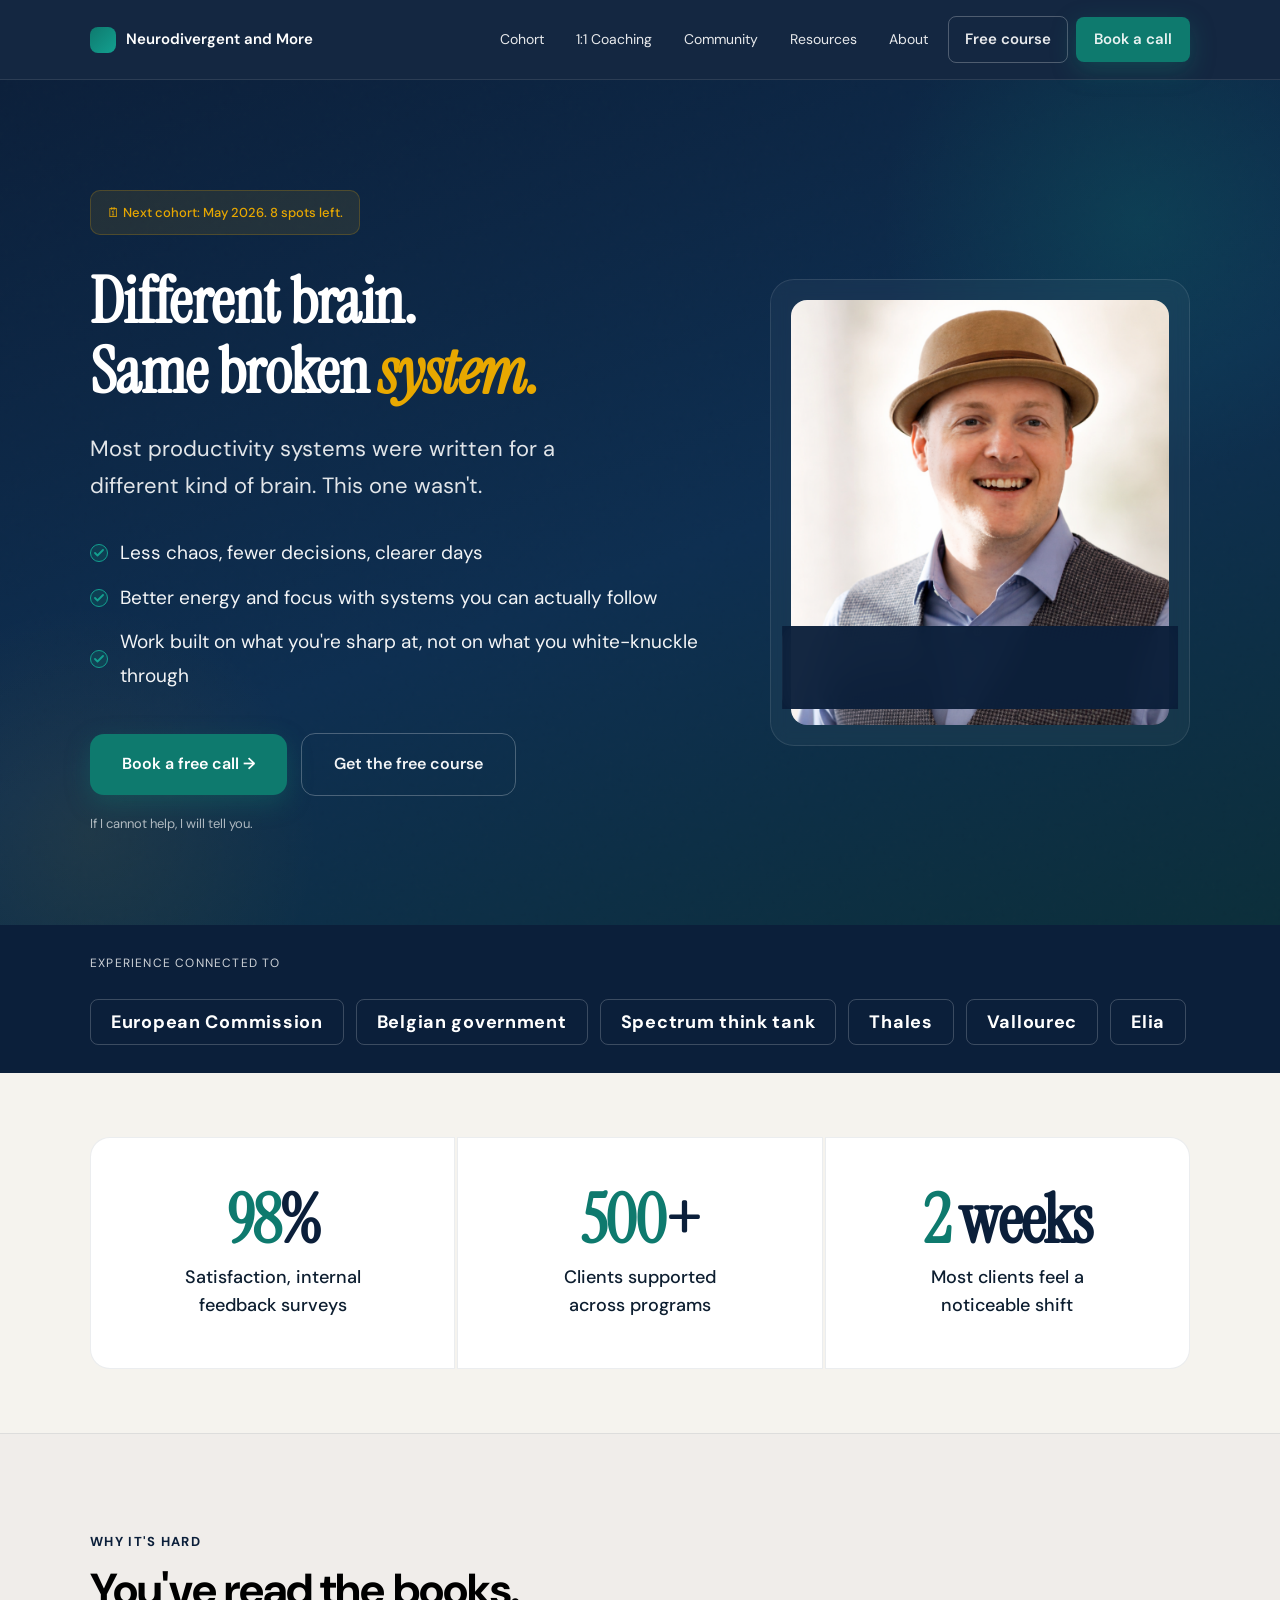
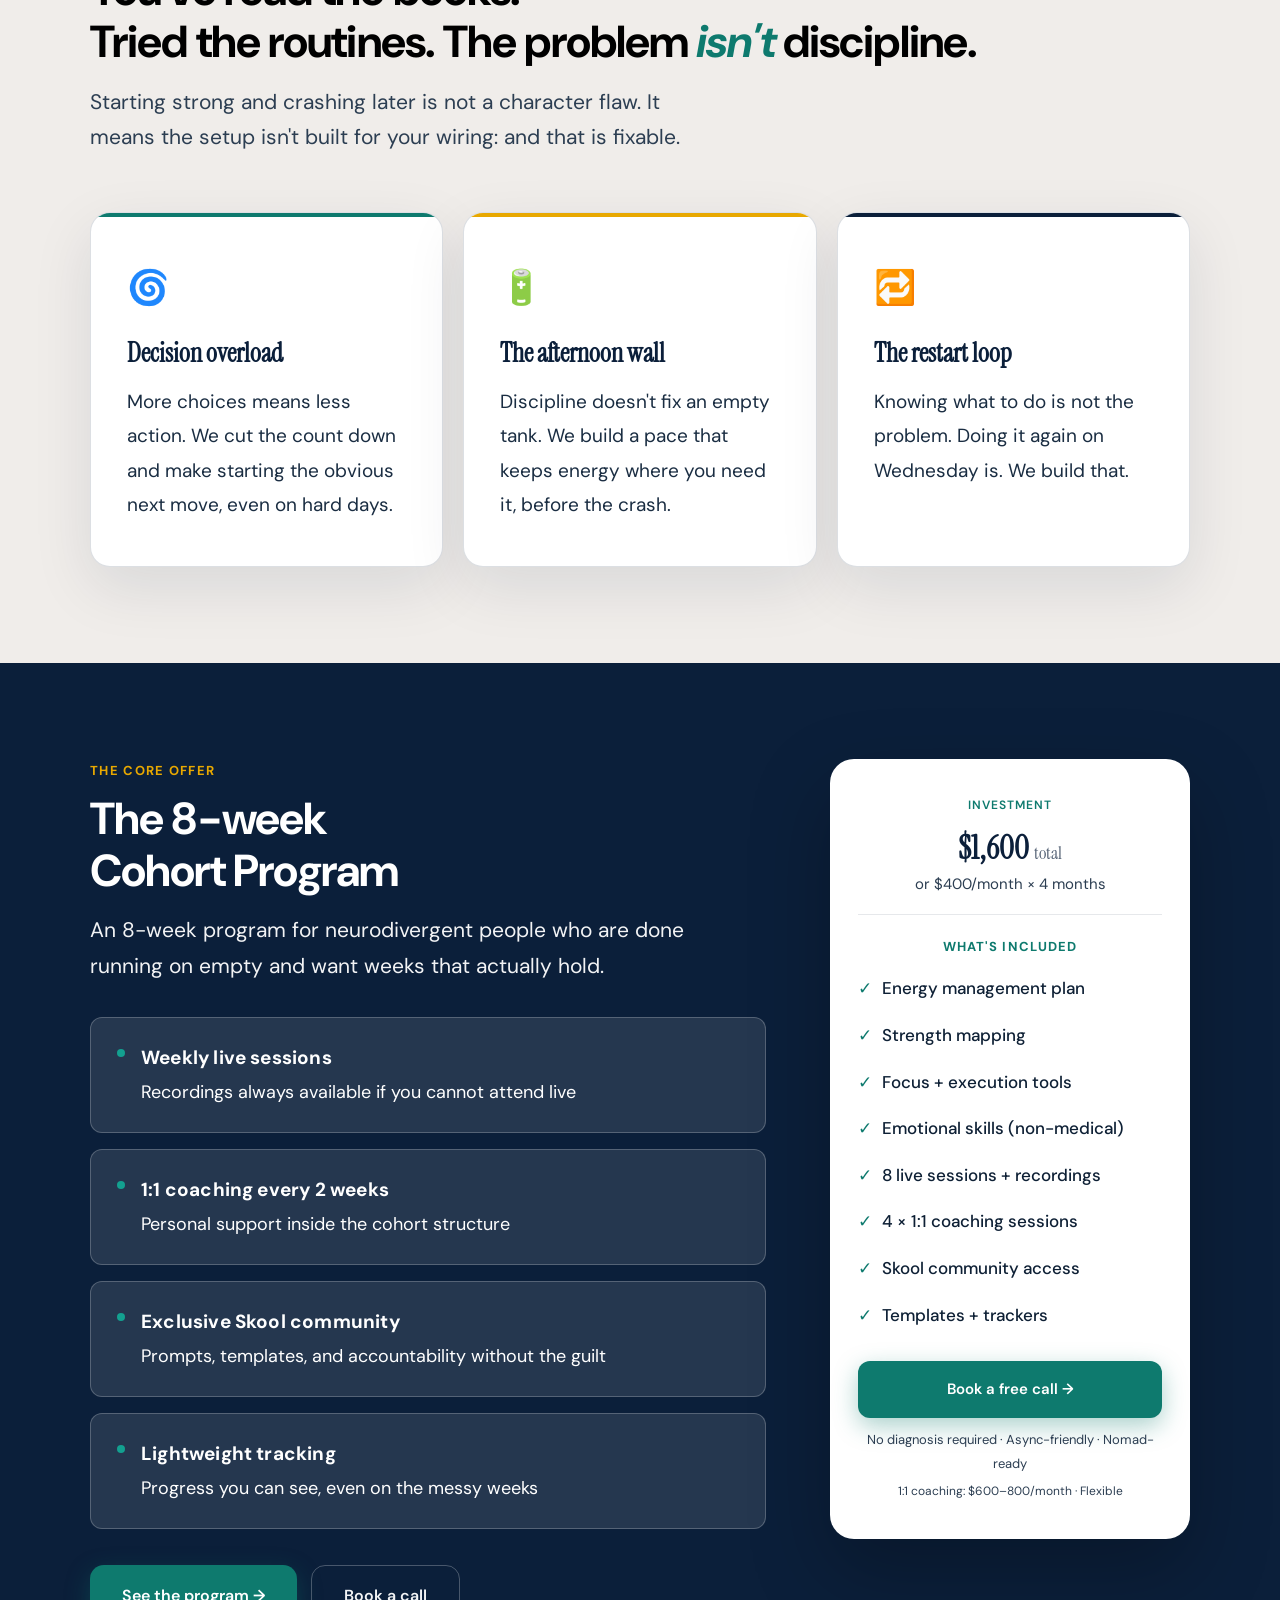
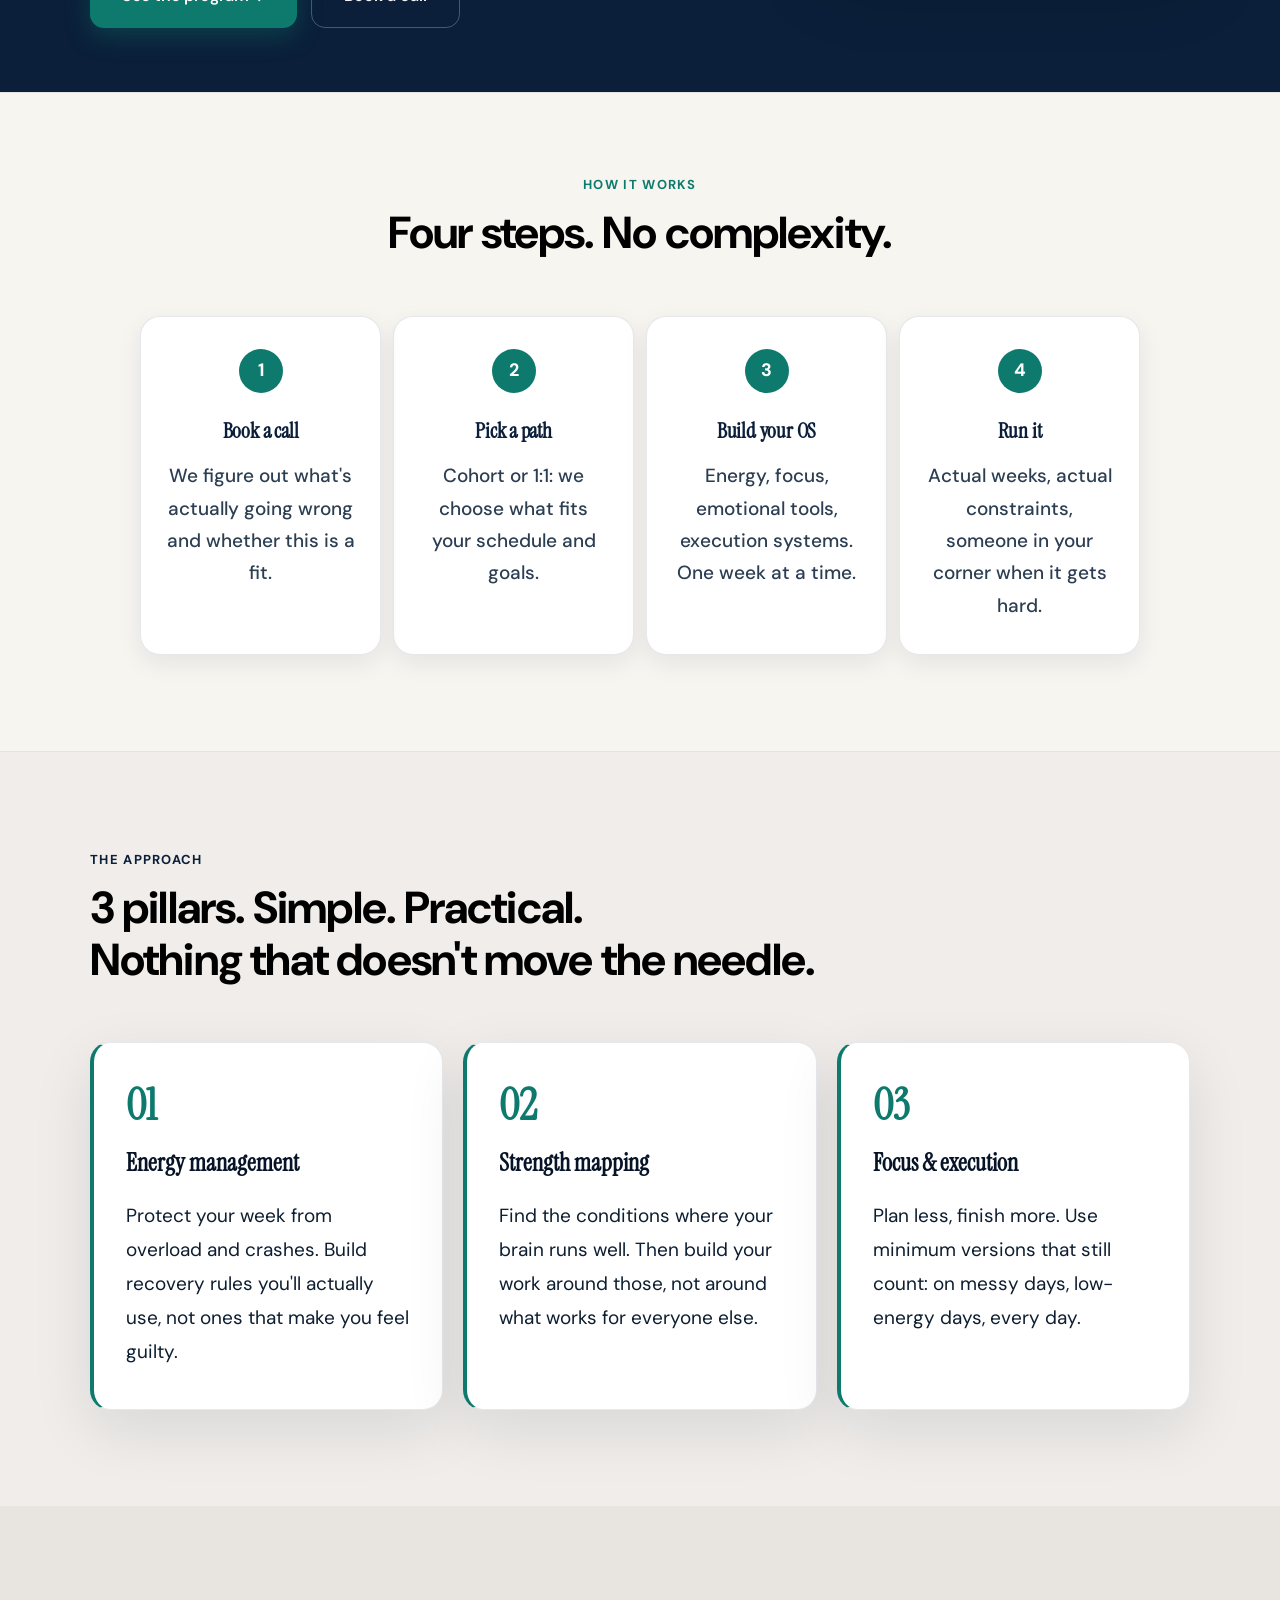
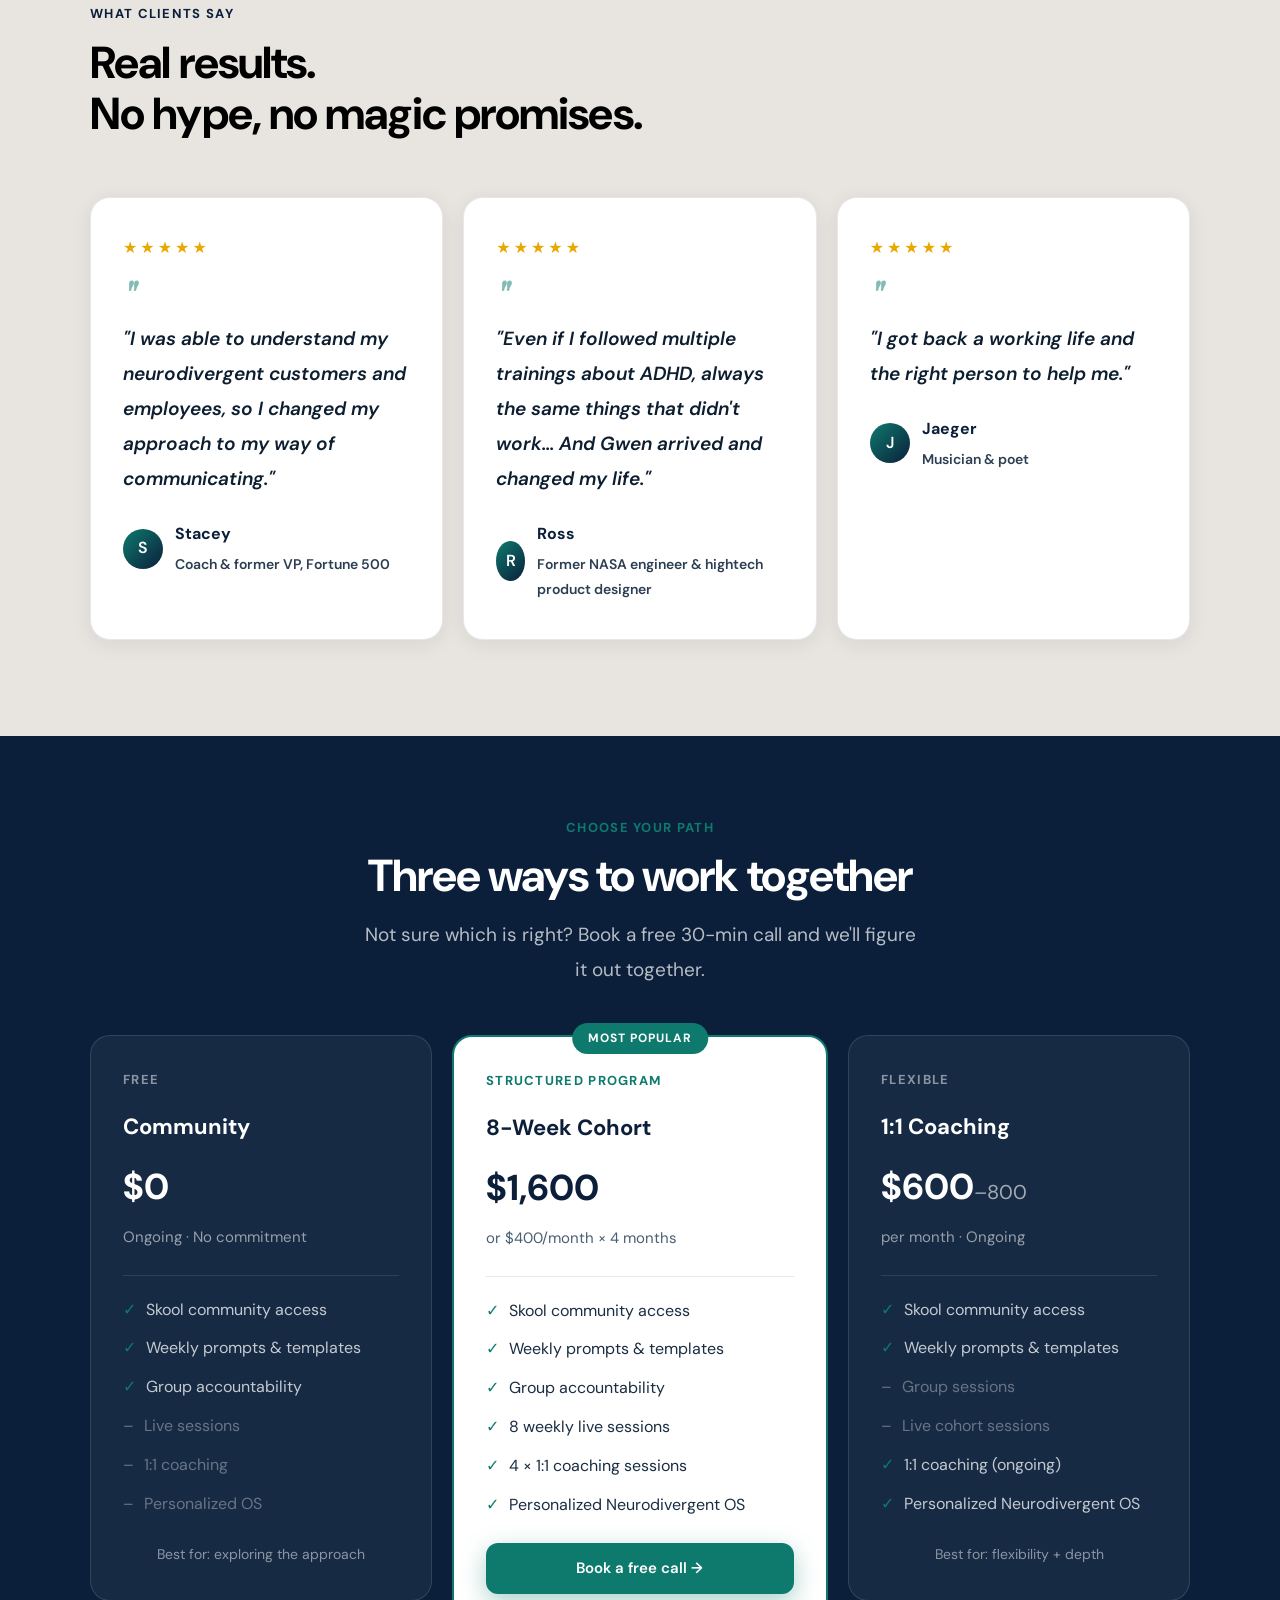
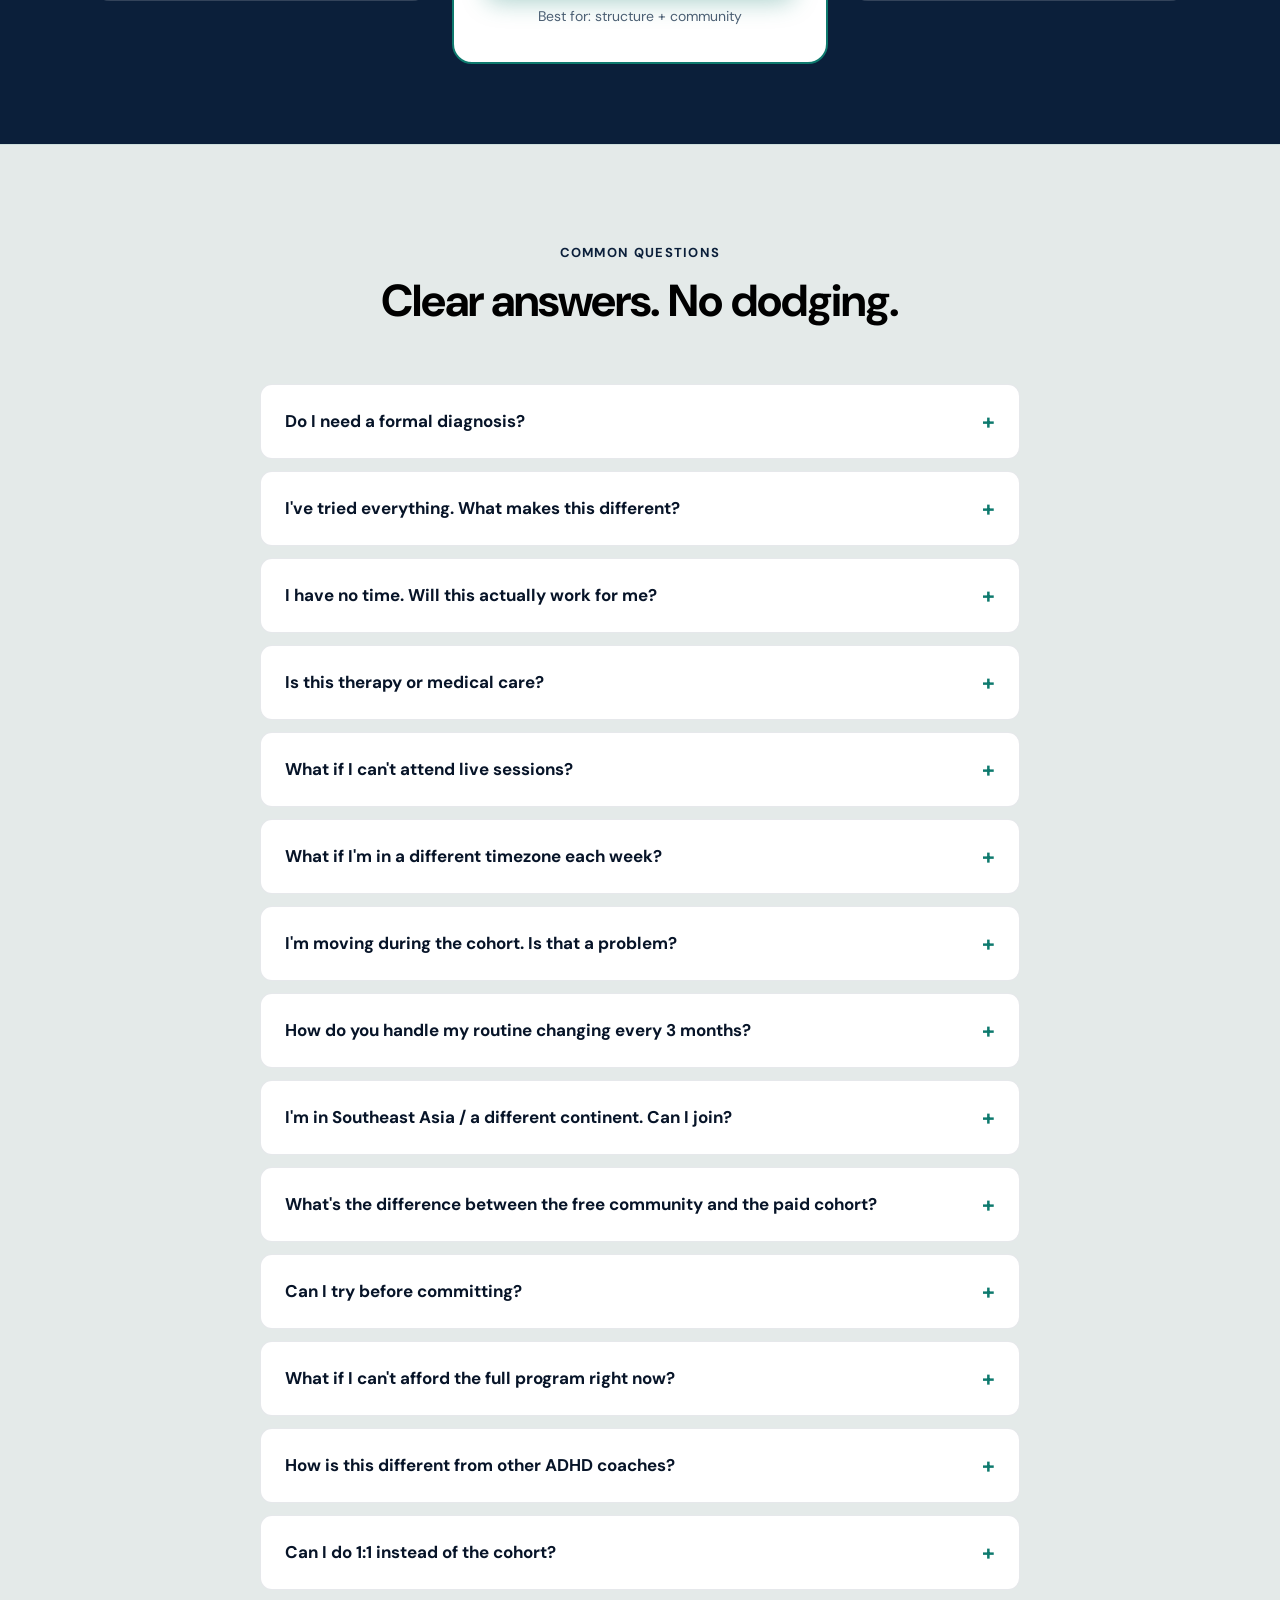
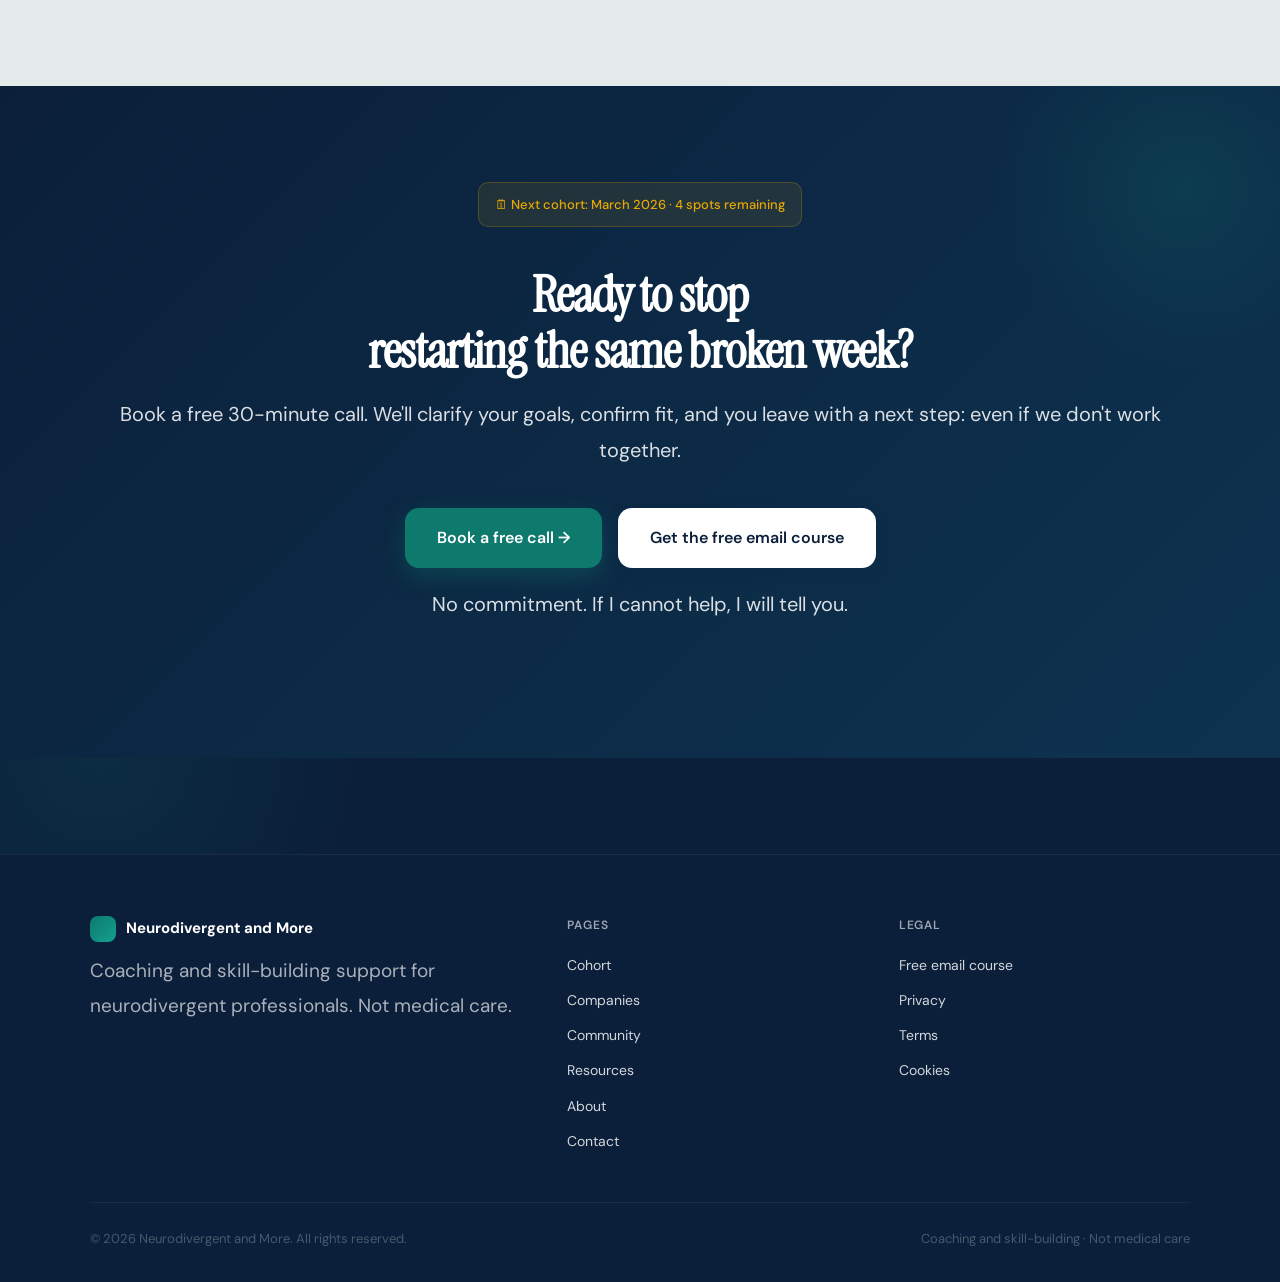
<file: index.html>
<!doctype html>
<html lang="en">
<head>
  <meta charset="utf-8" />
  <meta name="viewport" content="width=device-width, initial-scale=1" />
  <title>Neurodivergent and More: Stop restarting the same broken week</title>
  <meta name="description" content="Practical coaching for ADHD and neurodivergent professionals. Stop restarting the same broken week." />
  <link rel="preconnect" href="https://fonts.googleapis.com" />
  <link rel="preconnect" href="https://fonts.gstatic.com" crossorigin />
  <link href="https://fonts.googleapis.com/css2?family=Instrument+Serif:ital@0;1&family=DM+Sans:wght@400;500;600;700&display=swap" rel="stylesheet" />

  <style>
    /* ── Fineprint global override: readable on all pages ── */
    .fineprint {
      font-size: 14px !important;
      color: #2c3e52 !important;
      line-height: 1.55;
      margin-top: 12px;
    }
    .site-footer .fineprint {
      font-size: 13px !important;
      color: rgba(255,255,255,0.70) !important;
    }

    /* ============================================================
       CSS VARIABLES & RESET
    ============================================================ */
    :root {
      --navy:   #0B1F3A;
      --navy2:  #0d2647;
      --teal:   #0E7A6E;
      --teal-light: #13a090;
      --amber:  #E8A800;
      --cream:  #FFFFFF;
      --white:  #FFFFFF;
      --muted:  #2c3e52;
      --border: rgba(255,255,255,0.10);
      --border-light: rgba(11,31,58,0.10);

      --font-serif: 'Instrument Serif', Georgia, serif;
      --font-sans:  'DM Sans', system-ui, sans-serif;
      --radius: 20px;
      --radius-sm: 12px;
      --shadow-card: 0 20px 60px rgba(11,31,58,0.10);
      --shadow-btn:  0 8px 24px rgba(14,122,110,0.35);
    }

    *, *::before, *::after { box-sizing: border-box; margin: 0; padding: 0; }
    html { scroll-behavior: smooth; }

    body {
      font-family: var(--font-sans);
      background: var(--cream);
      color: #000000;
      font-size: 19px;
      line-height: 1.80;
      overflow-x: hidden;
    }

    img { max-width: 100%; height: auto; display: block; }
    a   { color: inherit; text-decoration: none; }

    .container {
      width: min(1100px, calc(100% - 48px));
      margin-inline: auto;
    }

    /* ============================================================
       NAV
    ============================================================ */
    .nav-wrap {
      position: sticky;
      top: 0;
      z-index: 100;
      background: rgba(11,31,58,0.96);
      backdrop-filter: blur(12px);
      border-bottom: 1px solid var(--border);
    }

    nav {
      display: flex;
      align-items: center;
      justify-content: space-between;
      padding: 16px 0;
      gap: 16px;
    }

    .nav-brand {
      display: flex;
      align-items: center;
      gap: 10px;
      color: var(--white);
      font-weight: 600;
      font-size: 15px;
    }

    .nav-dot {
      width: 26px; height: 26px;
      border-radius: 8px;
      background: linear-gradient(135deg, var(--teal), var(--teal-light));
    }

    .nav-links {
      display: flex;
      align-items: center;
      gap: 8px;
    }

    .nav-links a {
      color: rgba(255,255,255,0.90);
      font-size: 14px;
      padding: 8px 12px;
      border-radius: 8px;
      transition: color 0.2s, background 0.2s;
    }
    .nav-links a:hover { color: var(--white); background: rgba(255,255,255,0.07); }

    .btn {
      display: inline-flex;
      align-items: center;
      justify-content: center;
      gap: 8px;
      padding: 12px 22px;
      border-radius: var(--radius-sm);
      font-family: var(--font-sans);
      font-weight: 600;
      font-size: 15px;
      cursor: pointer;
      border: none;
      transition: transform 0.15s, box-shadow 0.15s, filter 0.15s;
      white-space: nowrap;
    }

    .btn-primary {
      background: var(--teal);
      color: var(--white);
      box-shadow: var(--shadow-btn);
    }
    .btn-primary:hover { filter: brightness(1.08); transform: translateY(-1px); }

    .btn-outline {
      background: transparent;
      color: rgba(255,255,255,0.95);
      border: 1px solid rgba(255,255,255,0.25);
    }
    .btn-outline:hover { background: rgba(255,255,255,0.07); color: var(--white); }

    .btn-light {
      background: var(--white);
      color: var(--navy);
      box-shadow: 0 4px 16px rgba(11,31,58,0.12);
    }
    .btn-light:hover { filter: brightness(0.97); transform: translateY(-1px); }

    .btn-lg { padding: 16px 32px; font-size: 16px; border-radius: 14px; }

    /* ============================================================
       HERO
    ============================================================ */
    .hero {
      background: linear-gradient(160deg, #0B1F3A 0%, #0d2e50 55%, #0B2E3A 100%);
      position: relative;
      overflow: hidden;
      padding: 110px 0 90px;
    }

    /* subtle noise texture */
    .hero::before {
      content: '';
      position: absolute;
      inset: 0;
      background-image: url("data:image/svg+xml,%3Csvg viewBox='0 0 200 200' xmlns='http://www.w3.org/2000/svg'%3E%3Cfilter id='noise'%3E%3CfeTurbulence type='fractalNoise' baseFrequency='0.75' numOctaves='4' stitchTiles='stitch'/%3E%3C/filter%3E%3Crect width='100%25' height='100%25' filter='url(%23noise)' opacity='0.04'/%3E%3C/svg%3E");
      opacity: 0.3;
      pointer-events: none;
    }

    /* decorative glow: top right */
    .hero::after {
      content: '';
      position: absolute;
      top: -120px; right: -120px;
      width: 520px; height: 520px;
      background: radial-gradient(circle, rgba(14,122,110,0.24) 0%, transparent 70%);
      pointer-events: none;
    }
    /* decorative glow: bottom left */
    .hero .hero-glow-bl {
      position: absolute;
      bottom: -160px; left: -160px;
      width: 500px; height: 500px;
      background: radial-gradient(circle, rgba(232,168,0,0.08) 0%, transparent 65%);
      pointer-events: none;
    }

    .hero-inner {
      display: grid;
      grid-template-columns: 1fr 420px;
      gap: 56px;
      align-items: center;
      position: relative;
      z-index: 1;
    }

    .hero-eyebrow {
      display: inline-flex;
      align-items: center;
      gap: 8px;
      font-size: 12px;
      font-weight: 600;
      letter-spacing: 0.1em;
      text-transform: uppercase;
      color: var(--amber);
      background: rgba(232,168,0,0.12);
      border: 1px solid rgba(232,168,0,0.25);
      padding: 6px 14px;
      border-radius: 999px;
      margin-bottom: 24px;
    }

    .hero-eyebrow::before {
      content: '';
      width: 6px; height: 6px;
      border-radius: 50%;
      background: var(--amber);
      animation: pulse 2s ease-in-out infinite;
    }

    @keyframes pulse {
      0%, 100% { opacity: 1; transform: scale(1); }
      50%       { opacity: 0.5; transform: scale(1.3); }
    }

    .hero h1 {
      font-family: var(--font-serif);
      font-size: clamp(42px, 5vw, 66px);
      line-height: 1.08;
      color: var(--white);
      letter-spacing: -0.01em;
      margin-bottom: 24px;
    }

    .hero h1 em {
      font-style: italic;
      color: var(--amber);
    }

    .hero-sub {
      font-size: 22px;
      color: rgba(255,255,255,0.88);
      max-width: 500px;
      margin-bottom: 32px;
      line-height: 1.7;
    }

    .hero-checklist {
      list-style: none;
      display: grid;
      gap: 10px;
      margin-bottom: 40px;
    }

    .hero-checklist li {
      display: flex;
      align-items: center;
      gap: 12px;
      font-size: 19px;
      color: rgba(255,255,255,0.95);
    }

    .hero-checklist li::before {
      content: '';
      width: 18px; height: 18px;
      flex-shrink: 0;
      border-radius: 50%;
      background: rgba(14,122,110,0.25);
      border: 1.5px solid var(--teal-light);
      background-image: url("data:image/svg+xml,%3Csvg width='10' height='8' viewBox='0 0 10 8' fill='none' xmlns='http://www.w3.org/2000/svg'%3E%3Cpath d='M1 4L3.5 6.5L9 1' stroke='%2313a090' stroke-width='1.8' stroke-linecap='round' stroke-linejoin='round'/%3E%3C/svg%3E");
      background-repeat: no-repeat;
      background-position: center;
    }

    .hero-ctas {
      display: flex;
      flex-wrap: wrap;
      gap: 14px;
      align-items: center;
    }

    .hero-footnote {
      margin-top: 16px;
      font-size: 13px;
      color: rgba(255,255,255,0.65);
    }

    /* Founder Card */
    .founder-card {
      background: rgba(255,255,255,0.04);
      border: 1px solid rgba(255,255,255,0.10);
      border-radius: 24px;
      padding: 20px;
      backdrop-filter: blur(8px);
      position: relative;
    }

    .founder-card img {
      border-radius: 16px;
      width: 100%;
      aspect-ratio: 4/4.5;
      object-fit: cover;
      object-position: center top;
    }

    .founder-badge {
      position: absolute;
      bottom: 36px;
      left: 50%;
      transform: translateX(-50%);
      background: rgba(11,31,58,0.96);
      border: 1px solid rgba(255,255,255,0.12);
      backdrop-filter: blur(12px);
      border-radius: 12px;
      padding: 12px 20px;
      white-space: nowrap;
    }

    .founder-badge-title {
      font-size: 15px;
      font-weight: 700;
      color: var(--white);
    }

    .founder-badge-sub {
      font-size: 14px;
      color: rgba(255,255,255,0.98);
      margin-top: 4px;
      font-weight: 600;
      letter-spacing: 0.01em;
    }

    /* Cohort alert */
    .cohort-alert {
      display: inline-flex;
      align-items: center;
      gap: 8px;
      background: rgba(232,168,0,0.10);
      border: 1px solid rgba(232,168,0,0.22);
      border-radius: 10px;
      padding: 10px 16px;
      font-size: 13px;
      color: var(--amber);
      font-weight: 500;
      margin-bottom: 32px;
    }

    /* ============================================================
       SOCIAL PROOF BAR
    ============================================================ */
    .proof-bar {
      background: var(--navy);
      padding: 28px 0;
    }

    .proof-bar-inner {
      display: flex;
      align-items: center;
      justify-content: space-between;
      gap: 24px;
      flex-wrap: wrap;
    }

    .proof-label {
      font-size: 12px;
      letter-spacing: 0.10em;
      text-transform: uppercase;
      color: rgba(255,255,255,0.80);
      white-space: nowrap;
    }

    .proof-logos {
      display: flex;
      align-items: center;
      gap: 12px;
      flex-wrap: wrap;
    }

    .proof-org {
      font-size: 18px;
      font-weight: 700;
      color: #ffffff;
      letter-spacing: 0.04em;
      padding: 6px 20px;
      border: 1px solid rgba(255,255,255,0.20);
      border-radius: 8px;
    }

    /* ============================================================
       STATS
    ============================================================ */
    .stats-row {
      background: #F5F3EE;
      padding: 64px 0;
      border-bottom: 1px solid var(--border-light);
    }

    .stats-grid {
      display: grid;
      grid-template-columns: repeat(3, 1fr);
      gap: 2px;
    }

    .stat-box {
      padding: 48px 36px;
      text-align: center;
      background: var(--white);
      border-radius: 0;
      border: 1px solid rgba(11,31,58,0.08);
    }

    .stat-box:first-child { border-radius: var(--radius) 0 0 var(--radius); }
    .stat-box:last-child  { border-radius: 0 var(--radius) var(--radius) 0; }

    .stat-num {
      font-family: var(--font-serif);
      font-size: 68px;
      color: var(--navy);
      line-height: 1;
      margin-bottom: 8px;
      font-weight: 700;
      letter-spacing: -0.02em;
    }

    .stat-num span { color: var(--teal); }

    .stat-desc {
      font-size: 18px;
      font-weight: 500;
      color: #0d1e30;
      max-width: 180px;
      margin: 10px auto 0;
      line-height: 1.55;
    }

    /* ============================================================
       PAIN SECTION
    ============================================================ */
    .section {
      padding: 96px 0;
    }

    .section-eyebrow {
      font-size: 13px;
      font-weight: 700;
      letter-spacing: 0.10em;
      text-transform: uppercase;
      color: #0B1F3A;
      margin-bottom: 12px;
    }

    .section-title {
      font-family: var(--font-sans);
      font-size: clamp(30px, 3.5vw, 46px);
      font-weight: 700;
      color: #000000 !important;
      line-height: 1.15;
      letter-spacing: -0.02em;
      margin-bottom: 16px;
    }

    .section-sub {
      font-size: 21px;
      color: var(--muted);
      max-width: 600px;
      line-height: 1.7;
    }

    .section-head {
      margin-bottom: 56px;
    }

    /* Pain cards */
    .pain-grid {
      display: grid;
      grid-template-columns: repeat(3, 1fr);
      gap: 20px;
    }

    .pain-card {
      background: var(--white);
      border: 1px solid rgba(11,31,58,0.14);
      border-radius: var(--radius);
      padding: 44px 36px;
      box-shadow: var(--shadow-card);
      position: relative;
      overflow: hidden;
      transition: transform 0.2s;
    }

    .pain-card:hover { transform: translateY(-3px); }

    .pain-card::before {
      content: '';
      position: absolute;
      top: 0; left: 0; right: 0;
      height: 4px;
      background: var(--card-accent, var(--teal));
      border-radius: 4px 4px 0 0;
    }

    .pain-icon {
      font-size: 34px;
      margin-bottom: 20px;
    }

    .pain-card h3 {
      font-family: var(--font-serif);
      font-size: 26px;
      font-weight: 700;
      color: var(--navy);
      margin-bottom: 16px;
      line-height: 1.2;
    }

    .pain-card p {
      font-size: 19px;
      color: #1a2d42;
      line-height: 1.8;
    }

    /* ============================================================
       PROGRAM SECTION
    ============================================================ */
    .program-section {
      padding-bottom: 160px;
      background: var(--navy);
      padding: 96px 0;
      position: relative;
      overflow: hidden;
    }

    .program-section::before {
      content: '';
      position: absolute;
      bottom: -200px; left: -200px;
      width: 600px; height: 600px;
      background: radial-gradient(circle, rgba(14,122,110,0.15) 0%, transparent 60%);
      pointer-events: none;
    }

    .program-inner {
      display: grid;
      grid-template-columns: 1fr 360px;
      gap: 64px;
      align-items: start;
      position: relative;
      z-index: 1;
    }

    .program-section .section-eyebrow { color: var(--amber); }
    .program-section .section-title { color: #ffffff !important; }
    .program-section .section-sub { color: rgba(255,255,255,0.95); }

    .program-features {
      display: grid;
      gap: 16px;
      margin-top: 32px;
    }

    .program-feat {
      display: flex;
      align-items: flex-start;
      gap: 16px;
      padding: 24px 26px;
      border-radius: var(--radius-sm);
      border: 1px solid rgba(255,255,255,0.22);
      background: rgba(255,255,255,0.11);
    }

    .feat-dot {
      width: 8px; height: 8px;
      border-radius: 50%;
      background: var(--teal-light);
      flex-shrink: 0;
      margin-top: 7px;
    }

    .feat-text {
      font-size: 18px;
      color: rgba(255,255,255,1.0);
      line-height: 1.65;
    }

    .feat-text strong {
      font-size: 19px;
      color: #ffffff;
      display: block;
      margin-bottom: 5px;
      font-weight: 700;
      letter-spacing: 0.01em;
    }

    /* Pricing card */
    .pricing-card {
      background: var(--white);
      border-radius: 24px;
      padding: 36px 28px;
      box-shadow: 0 32px 80px rgba(0,0,0,0.25);
      text-align: center;
    }

    .pricing-label {
      font-size: 12px;
      font-weight: 600;
      letter-spacing: 0.08em;
      text-transform: uppercase;
      color: var(--teal);
      margin-bottom: 12px;
    }

    .pricing-card h3 {
      font-family: var(--font-serif);
      font-size: 32px;
      font-weight: 700;
      color: #0B1F3A;
      margin-bottom: 22px;
      line-height: 1.2;
    }

    .pricing-list {
      list-style: none;
      text-align: left;
      display: grid;
      gap: 10px;
      margin-bottom: 28px;
    }

    .pricing-list li {
      display: flex;
      align-items: center;
      gap: 10px;
      font-size: 17px;
      font-weight: 500;
      color: #0e2035;
      padding: 3px 0;
    }

    .pricing-list li::before {
      content: '✓';
      font-weight: 700;
      color: var(--teal);
      flex-shrink: 0;
    }

    .pricing-note {
      font-size: 12px;
      color: var(--muted);
      margin-top: 14px;
    }

    /* ============================================================
       PILLARS
    ============================================================ */
    .pillars-section { background: #ffffff; }

    .pillars-grid {
      display: grid;
      grid-template-columns: repeat(3, 1fr);
      gap: 20px;
    }

    .pillar {
      background: var(--white);
      border: 1px solid var(--border-light);
      border-left: 4px solid var(--teal);
      border-radius: var(--radius);
      padding: 40px 32px;
      box-shadow: var(--shadow-card);
      transition: transform 0.2s;
    }
    .pillar:hover { transform: translateY(-3px); }

    .pillar-num {
      font-family: var(--font-serif);
      font-size: 44px;
      font-weight: 700;
      color: var(--teal);
      opacity: 1;
      line-height: 1;
      margin-bottom: 14px;
    }

    .pillar h3 {
      font-family: var(--font-serif);
      font-size: 24px;
      font-weight: 700;
      color: #071428;
      margin-bottom: 14px;
    }

    .pillar p {
      font-size: 19px;
      color: #0d1e30;
      line-height: 1.8;
    }

    /* ============================================================
       TESTIMONIALS
    ============================================================ */
    .testimonials-section { background: #F7F5F0; }

    .testi-grid {
      display: grid;
      grid-template-columns: repeat(3, 1fr);
      gap: 20px;
    }

    .testi-card {
      background: #ffffff;
      border: 1px solid rgba(11,31,58,0.10);
      border-radius: var(--radius);
      padding: 36px 32px;
      box-shadow: 0 4px 20px rgba(11,31,58,0.08);
    }

    .testi-quote {
      font-size: 19px;
      line-height: 1.85;
      color: #0d1e30;
      margin-bottom: 24px;
      font-weight: 600;
      font-style: italic;
    }
    .testi-quote::before { content: '"'; font-family: var(--font-serif); font-size: 36px; color: var(--teal); opacity: 0.5; display: block; line-height: 1; margin-bottom: 6px; }

    .testi-author {
      display: flex;
      align-items: center;
      gap: 12px;
    }

    .testi-avatar {
      width: 40px; height: 40px;
      border-radius: 50%;
      background: linear-gradient(135deg, var(--teal), var(--navy));
      display: flex;
      align-items: center;
      justify-content: center;
      font-size: 16px;
      color: white;
      font-weight: 600;
    }

    .testi-name {
      font-size: 16px;
      font-weight: 700;
      color: #0B1F3A;
    }

    .testi-role {
      font-size: 14px;
      font-weight: 600;
      color: #2c3e52;
      margin-top: 3px;
    }

    /* Stars */
    .testi-stars {
      color: var(--amber);
      font-size: 16px;
      margin-bottom: 16px;
      letter-spacing: 3px;
    }

    /* ============================================================
       FAQ
    ============================================================ */
    .faq-section { background: #EEF5F4; border-top: 1px solid rgba(14,122,110,0.10); }

    .faq-list {
      max-width: 760px;
      margin: 0 auto;
      display: grid;
      gap: 12px;
    }

    .faq-item {
      background: var(--white);
      border: 1px solid var(--border-light);
      border-radius: var(--radius-sm);
      overflow: hidden;
    }

    .faq-q {
      width: 100%;
      text-align: left;
      padding: 22px 24px;
      font-family: var(--font-sans);
      font-size: 17px;
      font-weight: 700;
      color: #071428;
      background: none;
      border: none;
      cursor: pointer;
      display: flex;
      align-items: center;
      justify-content: space-between;
      gap: 16px;
    }

    .faq-q::after {
      content: '+';
      font-size: 22px;
      color: var(--teal);
      flex-shrink: 0;
      transition: transform 0.2s;
    }

    .faq-q[aria-expanded="true"]::after { transform: rotate(45deg); }

    .faq-a {
      padding: 0 24px 20px;
      font-size: 19px;
      color: #0d1e30;
      line-height: 1.75;
    }

    .faq-a[hidden] { display: none; }

    /* ============================================================
       CTA BAND
    ============================================================ */
    .cta-band {
      background: linear-gradient(135deg, var(--navy) 0%, #0d3350 100%);
      padding: 96px 0;
      position: relative;
      overflow: hidden;
      text-align: center;
    }

    .cta-band::before {
      content: '';
      position: absolute;
      top: -100px; right: -100px;
      width: 400px; height: 400px;
      background: radial-gradient(circle, rgba(14,122,110,0.20) 0%, transparent 65%);
      pointer-events: none;
    }

    .cta-band-inner { position: relative; z-index: 1; }

    .cta-band h2 {
      font-family: var(--font-serif);
      font-size: clamp(36px, 4vw, 58px);
      color: #ffffff !important;
      margin-bottom: 16px;
      letter-spacing: -0.02em;
      line-height: 1.1;
    }

    .cta-band p {
      font-size: 20px;
      color: rgba(255,255,255,0.85);
      margin-bottom: 40px;
    }

    .cta-band .cohort-alert {
      display: inline-flex;
      margin-bottom: 40px;
    }

    .cta-buttons {
      display: flex;
      gap: 16px;
      justify-content: center;
      flex-wrap: wrap;
    }

    .cta-reassure {
      margin-top: 18px;
      font-size: 13px;
      color: rgba(255,255,255,0.70);
    }

    /* ============================================================
       FOOTER
    ============================================================ */
    .footer {
      background: var(--navy);
      padding: 60px 0 32px;
      border-top: 1px solid rgba(255,255,255,0.06);
    }

    .footer-grid {
      display: grid;
      grid-template-columns: 1.5fr 1fr 1fr;
      gap: 40px;
      margin-bottom: 48px;
    }

    .footer-brand-name {
      color: var(--white);
      font-weight: 700;
      font-size: 15px;
      display: flex;
      align-items: center;
      gap: 10px;
      margin-bottom: 12px;
    }

    .footer-tagline {
      font-size: 14px;
      color: rgba(255,255,255,0.65);
      font-size: 19px;
      line-height: 1.80;
    }

    .footer-col h4 {
      font-size: 12px;
      font-weight: 600;
      letter-spacing: 0.08em;
      text-transform: uppercase;
      color: rgba(255,255,255,0.60);
      margin-bottom: 16px;
    }

    .footer-links {
      display: grid;
      gap: 10px;
    }

    .footer-links a {
      font-size: 14px;
      color: rgba(255,255,255,0.82);
      transition: color 0.2s;
    }
    .footer-links a:hover { color: var(--white); }

    .footer-bottom {
      border-top: 1px solid rgba(255,255,255,0.06);
      padding-top: 24px;
      font-size: 13px;
      color: rgba(255,255,255,0.25);
      display: flex;
      justify-content: space-between;
      flex-wrap: wrap;
      gap: 8px;
    }

    /* ============================================================
       RESPONSIVE
    ============================================================ */
    @media (max-width: 820px) {
      .pricing-compare { grid-template-columns: 1fr !important; }
    }
    @media (max-width: 900px) {
      .hero-inner        { grid-template-columns: 1fr; }
      .founder-card      { max-width: 380px; margin: 0 auto; }
      .pain-grid         { grid-template-columns: 1fr; }
      .pillars-grid      { grid-template-columns: 1fr; }
      .testi-grid        { grid-template-columns: 1fr; }
      .program-inner     { grid-template-columns: 1fr; }
      .stats-grid        { grid-template-columns: 1fr; gap: 1px; }
      .stat-box:first-child { border-radius: var(--radius) var(--radius) 0 0; }
      .stat-box:last-child  { border-radius: 0 0 var(--radius) var(--radius); }
      .footer-grid       { grid-template-columns: 1fr; }
      .proof-bar-inner   { flex-direction: column; align-items: flex-start; gap: 16px; }
    }

    @media (max-width: 600px) {
      .hero { padding: 72px 0 56px; }
      .section { padding: 64px 0; }
      .hero-ctas { flex-direction: column; }
      .hero-ctas .btn { width: 100%; }
      .cta-buttons { flex-direction: column; align-items: center; }
      .nav-links { display: none; }
    }
  </style>
</head>
<body>

  <!-- ============================================================
       NAV
  ============================================================ -->
  <div class="nav-wrap">
    <div class="container">
      <nav>
        <a href="/" class="nav-brand">
          <div class="nav-dot"></div>
          Neurodivergent and More
        </a>
        <div class="nav-links">
          <a href="/program.html">Cohort</a>
          <a href="/coaching.html">1:1 Coaching</a>
          <a href="/community.html">Community</a>
          <a href="/resources.html">Resources</a>
          <a href="/about.html">About</a>
          <a href="/free-course.html" class="btn btn-outline" style="padding:9px 16px;font-size:15px;">Free course</a>
          <a href="/contact.html" class="btn btn-primary" style="padding:9px 18px;font-size:15px;">Book a call</a>
        </div>
      </nav>
    </div>
  </div>

  <main>

    <!-- ============================================================
         HERO
    ============================================================ -->
    <section class="hero">
      <div class="hero-glow-bl" aria-hidden="true"></div>
      <div class="container">
        <div class="hero-inner">

          <div class="hero-copy">

            <div class="cohort-alert">
              🗓 Next cohort: May 2026. 8 spots left.
            </div>

            <h1>
              Different brain.<br>
              Same broken <em>system.</em>
            </h1>

            <p class="hero-sub">
              Most productivity systems were written for a different kind of brain. This one wasn't.
            </p>

            <ul class="hero-checklist">
              <li>Less chaos, fewer decisions, clearer days</li>
              <li>Better energy and focus with systems you can actually follow</li>
              <li>Work built on what you're sharp at, not on what you white-knuckle through</li>
            </ul>

            <div class="hero-ctas">
              <a href="/contact.html" class="btn btn-primary btn-lg">Book a free call →</a>
              <a href="/free-course.html" class="btn btn-outline btn-lg">Get the free course</a>
            </div>

            <p class="hero-footnote">If I cannot help, I will tell you.</p>
          </div>

          <div>
            <div class="founder-card">
              <!--
                Replace the src below with your actual founder photo.
                The photo in the project is at /assets/founder.png
              -->
              <img
                src="/assets/founder.png"
                alt="Founder of Neurodivergent and More: neurodivergent coaching"
                loading="eager"
              />
              <div class="founder-badge">
                <div class="founder-badge-title">Gwenael — Founder &amp; coach</div>
                <div class="founder-badge-sub">Autistic · ADHD · HPE · 15 years coaching · 9 countries</div>
              </div>
            </div>
          </div>

        </div>
      </div>
    </section>

    <!-- ============================================================
         SOCIAL PROOF BAR
    ============================================================ -->
    <div class="proof-bar">
      <div class="container">
        <div class="proof-bar-inner">
          <span class="proof-label">Experience connected to</span>
          <div class="proof-logos">
            <span class="proof-org">European Commission</span>
            <span class="proof-org">Belgian government</span>
            <span class="proof-org">Spectrum think tank</span>
            <span class="proof-org">Thales</span>
            <span class="proof-org">Vallourec</span>
            <span class="proof-org">Elia</span>

          </div>
        </div>
      </div>
    </div>

    <!-- ============================================================
         STATS
    ============================================================ -->
    <div class="stats-row">
      <div class="container">
        <div class="stats-grid">
          <div class="stat-box">
            <div class="stat-num"><span>98</span>%</div>
            <div class="stat-desc">Satisfaction, internal feedback surveys</div>
          </div>
          <div class="stat-box">
            <div class="stat-num"><span>500</span>+</div>
            <div class="stat-desc">Clients supported across programs</div>
          </div>
          <div class="stat-box">
            <div class="stat-num"><span>2</span> weeks</div>
            <div class="stat-desc">Most clients feel a noticeable shift</div>
          </div>
        </div>
      </div>
    </div>

    <!-- ============================================================
         PAIN SECTION
    ============================================================ -->
    <section class="section pillars-section">
      <div class="container">
        <div class="section-head">
          <p class="section-eyebrow">Why it's hard</p>
          <h2 class="section-title">You've read the books.<br>Tried the routines. The problem <em style="font-style:italic;color:var(--teal)">isn't</em> discipline.</h2>
          <p class="section-sub">Starting strong and crashing later is not a character flaw. It means the setup isn't built for your wiring: and that is fixable.</p>
        </div>
        <div class="pain-grid">
          <div class="pain-card" style="--card-accent:#0E7A6E">
            <div class="pain-icon">🌀</div>
            <h3>Decision overload</h3>
            <p>More choices means less action. We cut the count down and make starting the obvious next move, even on hard days.</p>
          </div>
          <div class="pain-card" style="--card-accent:#E8A800">
            <div class="pain-icon">🔋</div>
            <h3>The afternoon wall</h3>
            <p>Discipline doesn't fix an empty tank. We build a pace that keeps energy where you need it, before the crash.</p>
          </div>
          <div class="pain-card" style="--card-accent:#0B1F3A">
            <div class="pain-icon">🔁</div>
            <h3>The restart loop</h3>
            <p>Knowing what to do is not the problem. Doing it again on Wednesday is. We build that.</p>
          </div>
        </div>
      </div>
    </section>

    <!-- ============================================================
         PROGRAM SECTION
    ============================================================ -->
    <section class="program-section">
      <div class="container">
        <div class="program-inner">
          <div>
            <p class="section-eyebrow">The core offer</p>
            <h2 class="section-title">The 8-week<br>Cohort Program</h2>
            <p class="section-sub">An 8-week program for neurodivergent people who are done running on empty and want weeks that actually hold.</p>

            <div class="program-features">
              <div class="program-feat">
                <div class="feat-dot"></div>
                <div class="feat-text">
                  <strong>Weekly live sessions</strong>
                  Recordings always available if you cannot attend live
                </div>
              </div>
              <div class="program-feat">
                <div class="feat-dot"></div>
                <div class="feat-text">
                  <strong>1:1 coaching every 2 weeks</strong>
                  Personal support inside the cohort structure
                </div>
              </div>
              <div class="program-feat">
                <div class="feat-dot"></div>
                <div class="feat-text">
                  <strong>Exclusive Skool community</strong>
                  Prompts, templates, and accountability without the guilt
                </div>
              </div>
              <div class="program-feat">
                <div class="feat-dot"></div>
                <div class="feat-text">
                  <strong>Lightweight tracking</strong>
                  Progress you can see, even on the messy weeks
                </div>
              </div>
            </div>

            <div style="margin-top:36px;margin-bottom:64px;display:flex;gap:14px;flex-wrap:wrap;">
              <a href="/program.html" class="btn btn-primary btn-lg">See the program →</a>
              <a href="/contact.html" class="btn btn-outline btn-lg">Book a call</a>
            </div>
          </div>

          <div class="pricing-card">
            <div class="pricing-label">Investment</div>
            <h3 style="font-size:32px;margin-bottom:4px;">$1,600 <span style="font-size:18px;font-weight:400;opacity:0.7;">total</span></h3>
            <p style="font-size:15px;color:var(--muted);margin-bottom:20px;border-bottom:1px solid rgba(11,31,58,0.10);padding-bottom:16px;">or $400/month × 4 months</p>
            <div style="font-size:13px;font-weight:700;letter-spacing:.08em;text-transform:uppercase;color:var(--teal);margin-bottom:12px;">What's included</div>
            <ul class="pricing-list">
              <li>Energy management plan</li>
              <li>Strength mapping</li>
              <li>Focus + execution tools</li>
              <li>Emotional skills (non-medical)</li>
              <li>8 live sessions + recordings</li>
              <li>4 × 1:1 coaching sessions</li>
              <li>Skool community access</li>
              <li>Templates + trackers</li>
            </ul>
            <a href="/contact.html" class="btn btn-primary" style="width:100%;padding:15px;">Book a free call →</a>
            <p class="pricing-note" style="font-size:13px;margin-top:10px;text-align:center;">No diagnosis required · Async-friendly · Nomad-ready</p>
            <p style="font-size:12px;text-align:center;color:var(--muted);margin-top:6px;">1:1 coaching: $600–800/month · Flexible</p>
          </div>
        </div>
      </div>

    <!-- ============================================================
         HOW IT WORKS
    ============================================================ -->
    <section class="section" style="background:#F7F5F0;border-top:1px solid rgba(11,31,58,0.08);border-bottom:1px solid rgba(11,31,58,0.08);padding-top:80px;">
      <div class="container">
        <div class="section-head" style="text-align:center;">
          <p class="section-eyebrow" style="color:var(--teal);">How it works</p>
          <h2 class="section-title" style="margin:0 auto;color:#000000 !important;">Four steps. No complexity.</h2>
        </div>
        <div style="display:grid;grid-template-columns:repeat(4,1fr);gap:12px;max-width:1000px;margin:0 auto;">
          <div style="background:#ffffff;border:1px solid rgba(11,31,58,0.10);border-radius:20px;padding:32px 24px;text-align:center;box-shadow:0 8px 24px rgba(11,31,58,0.08);position:relative;">
            <div style="width:44px;height:44px;border-radius:50%;background:var(--teal);color:#ffffff;font-weight:700;font-size:18px;display:flex;align-items:center;justify-content:center;margin:0 auto 20px;">1</div>
            <h4 style="font-family:var(--font-serif);font-size:21px;color:#0B1F3A;font-weight:700;margin-bottom:10px;letter-spacing:-0.01em;">Book a call</h4>
            <p style="font-size:19px;color:#2c3e52;line-height:1.70;font-weight:500;">We figure out what's actually going wrong and whether this is a fit.</p>
          </div>
          <div style="background:#ffffff;border:1px solid rgba(11,31,58,0.10);border-radius:20px;padding:32px 24px;text-align:center;box-shadow:0 8px 24px rgba(11,31,58,0.08);">
            <div style="width:44px;height:44px;border-radius:50%;background:var(--teal);color:#ffffff;font-weight:700;font-size:18px;display:flex;align-items:center;justify-content:center;margin:0 auto 20px;">2</div>
            <h4 style="font-family:var(--font-serif);font-size:21px;color:#0B1F3A;font-weight:700;margin-bottom:10px;letter-spacing:-0.01em;">Pick a path</h4>
            <p style="font-size:19px;color:#2c3e52;line-height:1.70;font-weight:500;">Cohort or 1:1: we choose what fits your schedule and goals.</p>
          </div>
          <div style="background:#ffffff;border:1px solid rgba(11,31,58,0.10);border-radius:20px;padding:32px 24px;text-align:center;box-shadow:0 8px 24px rgba(11,31,58,0.08);">
            <div style="width:44px;height:44px;border-radius:50%;background:var(--teal);color:#ffffff;font-weight:700;font-size:18px;display:flex;align-items:center;justify-content:center;margin:0 auto 20px;">3</div>
            <h4 style="font-family:var(--font-serif);font-size:21px;color:#0B1F3A;font-weight:700;margin-bottom:10px;letter-spacing:-0.01em;">Build your OS</h4>
            <p style="font-size:19px;color:#2c3e52;line-height:1.70;font-weight:500;">Energy, focus, emotional tools, execution systems. One week at a time.</p>
          </div>
          <div style="background:#ffffff;border:1px solid rgba(11,31,58,0.10);border-radius:20px;padding:32px 24px;text-align:center;box-shadow:0 8px 24px rgba(11,31,58,0.08);">
            <div style="width:44px;height:44px;border-radius:50%;background:var(--teal);color:#ffffff;font-weight:700;font-size:18px;display:flex;align-items:center;justify-content:center;margin:0 auto 20px;">4</div>
            <h4 style="font-family:var(--font-serif);font-size:21px;color:#0B1F3A;font-weight:700;margin-bottom:10px;letter-spacing:-0.01em;">Run it</h4>
            <p style="font-size:19px;color:#2c3e52;line-height:1.70;font-weight:500;">Actual weeks, actual constraints, someone in your corner when it gets hard.</p>
          </div>
        </div>
      </div>
    </section>

    <!-- ============================================================
         3 PILLARS
    ============================================================ -->
    <section class="section pillars-section">
      <div class="container">
        <div class="section-head">
          <p class="section-eyebrow" style="color:#0B1F3A;">The approach</p>
          <h2 class="section-title" style="color:#000000;">3 pillars. Simple. Practical.<br>Nothing that doesn't move the needle.</h2>
        </div>
        <div class="pillars-grid">
          <div class="pillar">
            <div class="pillar-num">01</div>
            <h3>Energy management</h3>
            <p>Protect your week from overload and crashes. Build recovery rules you'll actually use, not ones that make you feel guilty.</p>
          </div>
          <div class="pillar">
            <div class="pillar-num">02</div>
            <h3>Strength mapping</h3>
            <p>Find the conditions where your brain runs well. Then build your work around those, not around what works for everyone else.</p>
          </div>
          <div class="pillar">
            <div class="pillar-num">03</div>
            <h3>Focus & execution</h3>
            <p>Plan less, finish more. Use minimum versions that still count: on messy days, low-energy days, every day.</p>
          </div>
        </div>
      </div>
    </section>

    <!-- ============================================================
         TESTIMONIALS
         NOTE: Replace placeholders with real client testimonials
         before publishing. No placeholder text on live site.
    ============================================================ -->
    <section class="section testimonials-section">
      <div class="container">
        <div class="section-head">
          <p class="section-eyebrow" style="color:#0B1F3A;">What clients say</p>
          <h2 class="section-title" style="color:#000000;">Real results.<br>No hype, no magic promises.</h2>
        </div>
        <div class="testi-grid">
          <div class="testi-card">
            <div class="testi-stars">★★★★★</div>
            <p class="testi-quote">"I was able to understand my neurodivergent customers and employees, so I changed my approach to my way of communicating."</p>
            <div class="testi-author">
              <div class="testi-avatar">S</div>
              <div>
                <div class="testi-name">Stacey</div>
                <div class="testi-role">Coach &amp; former VP, Fortune 500</div>
              </div>
            </div>
          </div>
          <div class="testi-card">
            <div class="testi-stars">★★★★★</div>
            <p class="testi-quote">"Even if I followed multiple trainings about ADHD, always the same things that didn't work... And Gwen arrived and changed my life."</p>
            <div class="testi-author">
              <div class="testi-avatar">R</div>
              <div>
                <div class="testi-name">Ross</div>
                <div class="testi-role">Former NASA engineer &amp; hightech product designer</div>
              </div>
            </div>
          </div>
          <div class="testi-card">
            <div class="testi-stars">★★★★★</div>
            <p class="testi-quote">"I got back a working life and the right person to help me."</p>
            <div class="testi-author">
              <div class="testi-avatar">J</div>
              <div>
                <div class="testi-name">Jaeger</div>
                <div class="testi-role">Musician &amp; poet</div>
              </div>
            </div>
          </div>
        </div>
      </div>
    </section>


    <!-- ============================================================
         PRICING COMPARISON
    ============================================================ -->
    <section class="section" style="background:#0B1F3A;padding-top:80px;padding-bottom:80px;">
      <div class="container">
        <div class="section-head" style="text-align:center;margin-bottom:48px;">
          <p class="section-eyebrow" style="color:#0E7A6E;">Choose your path</p>
          <h2 class="section-title" style="color:white;">Three ways to work together</h2>
          <p style="color:rgba(255,255,255,0.70);font-size:19px;max-width:560px;margin:0 auto;">Not sure which is right? Book a free 30-min call and we'll figure it out together.</p>
        </div>

        <div class="pricing-compare" style="display:grid;grid-template-columns:1fr 1.1fr 1fr;gap:20px;align-items:start;">

          <!-- Free Community -->
          <div style="background:rgba(255,255,255,0.05);border:1px solid rgba(255,255,255,0.12);border-radius:20px;padding:32px;">
            <div style="font-size:13px;font-weight:700;letter-spacing:.10em;text-transform:uppercase;color:rgba(255,255,255,0.50);margin-bottom:16px;">Free</div>
            <h3 style="color:white;font-size:22px;margin-bottom:8px;">Community</h3>
            <div style="font-size:36px;font-weight:700;color:white;margin-bottom:4px;">$0</div>
            <p style="color:rgba(255,255,255,0.55);font-size:15px;margin-bottom:24px;">Ongoing · No commitment</p>
            <div style="border-top:1px solid rgba(255,255,255,0.10);padding-top:20px;margin-bottom:24px;">
              <ul style="list-style:none;padding:0;margin:0;display:grid;gap:10px;">
                <li style="display:flex;gap:10px;color:rgba(255,255,255,0.75);font-size:16px;"><span style="color:#0E7A6E;">✓</span> Skool community access</li>
                <li style="display:flex;gap:10px;color:rgba(255,255,255,0.75);font-size:16px;"><span style="color:#0E7A6E;">✓</span> Weekly prompts &amp; templates</li>
                <li style="display:flex;gap:10px;color:rgba(255,255,255,0.75);font-size:16px;"><span style="color:#0E7A6E;">✓</span> Group accountability</li>
                <li style="display:flex;gap:10px;color:rgba(255,255,255,0.35);font-size:16px;"><span>–</span> Live sessions</li>
                <li style="display:flex;gap:10px;color:rgba(255,255,255,0.35);font-size:16px;"><span>–</span> 1:1 coaching</li>
                <li style="display:flex;gap:10px;color:rgba(255,255,255,0.35);font-size:16px;"><span>–</span> Personalized OS</li>
              </ul>
            </div>
            <p style="color:rgba(255,255,255,0.50);font-size:14px;text-align:center;">Best for: exploring the approach</p>
          </div>

          <!-- 8-week Cohort — highlighted -->
          <div style="background:white;border:2px solid #0E7A6E;border-radius:20px;padding:32px;position:relative;">
            <div style="position:absolute;top:-14px;left:50%;transform:translateX(-50%);background:#0E7A6E;color:white;font-size:12px;font-weight:700;letter-spacing:.08em;text-transform:uppercase;padding:5px 16px;border-radius:999px;white-space:nowrap;">Most popular</div>
            <div style="font-size:13px;font-weight:700;letter-spacing:.10em;text-transform:uppercase;color:#0E7A6E;margin-bottom:16px;">Structured program</div>
            <h3 style="color:#0B1F3A;font-size:22px;margin-bottom:8px;">8-Week Cohort</h3>
            <div style="font-size:36px;font-weight:700;color:#0B1F3A;margin-bottom:4px;">$1,600</div>
            <p style="color:#4B5F73;font-size:15px;margin-bottom:24px;">or $400/month × 4 months</p>
            <div style="border-top:1px solid rgba(11,31,58,0.10);padding-top:20px;margin-bottom:24px;">
              <ul style="list-style:none;padding:0;margin:0;display:grid;gap:10px;">
                <li style="display:flex;gap:10px;color:#1a2d42;font-size:16px;"><span style="color:#0E7A6E;">✓</span> Skool community access</li>
                <li style="display:flex;gap:10px;color:#1a2d42;font-size:16px;"><span style="color:#0E7A6E;">✓</span> Weekly prompts &amp; templates</li>
                <li style="display:flex;gap:10px;color:#1a2d42;font-size:16px;"><span style="color:#0E7A6E;">✓</span> Group accountability</li>
                <li style="display:flex;gap:10px;color:#1a2d42;font-size:16px;"><span style="color:#0E7A6E;">✓</span> 8 weekly live sessions</li>
                <li style="display:flex;gap:10px;color:#1a2d42;font-size:16px;"><span style="color:#0E7A6E;">✓</span> 4 × 1:1 coaching sessions</li>
                <li style="display:flex;gap:10px;color:#1a2d42;font-size:16px;"><span style="color:#0E7A6E;">✓</span> Personalized Neurodivergent OS</li>
              </ul>
            </div>
            <a href="/contact.html" class="btn btn-primary" style="width:100%;text-align:center;color:#ffffff!important;">Book a free call →</a>
            <p style="color:#4B5F73;font-size:14px;text-align:center;margin-top:10px;">Best for: structure + community</p>
          </div>

          <!-- 1:1 Coaching -->
          <div style="background:rgba(255,255,255,0.05);border:1px solid rgba(255,255,255,0.12);border-radius:20px;padding:32px;">
            <div style="font-size:13px;font-weight:700;letter-spacing:.10em;text-transform:uppercase;color:rgba(255,255,255,0.50);margin-bottom:16px;">Flexible</div>
            <h3 style="color:white;font-size:22px;margin-bottom:8px;">1:1 Coaching</h3>
            <div style="font-size:36px;font-weight:700;color:white;margin-bottom:4px;">$600<span style="font-size:20px;font-weight:400;opacity:0.6;">–800</span></div>
            <p style="color:rgba(255,255,255,0.55);font-size:15px;margin-bottom:24px;">per month · Ongoing</p>
            <div style="border-top:1px solid rgba(255,255,255,0.10);padding-top:20px;margin-bottom:24px;">
              <ul style="list-style:none;padding:0;margin:0;display:grid;gap:10px;">
                <li style="display:flex;gap:10px;color:rgba(255,255,255,0.75);font-size:16px;"><span style="color:#0E7A6E;">✓</span> Skool community access</li>
                <li style="display:flex;gap:10px;color:rgba(255,255,255,0.75);font-size:16px;"><span style="color:#0E7A6E;">✓</span> Weekly prompts &amp; templates</li>
                <li style="display:flex;gap:10px;color:rgba(255,255,255,0.35);font-size:16px;"><span>–</span> Group sessions</li>
                <li style="display:flex;gap:10px;color:rgba(255,255,255,0.35);font-size:16px;"><span>–</span> Live cohort sessions</li>
                <li style="display:flex;gap:10px;color:rgba(255,255,255,0.75);font-size:16px;"><span style="color:#0E7A6E;">✓</span> 1:1 coaching (ongoing)</li>
                <li style="display:flex;gap:10px;color:rgba(255,255,255,0.75);font-size:16px;"><span style="color:#0E7A6E;">✓</span> Personalized Neurodivergent OS</li>
              </ul>
            </div>
            <p style="color:rgba(255,255,255,0.50);font-size:14px;text-align:center;">Best for: flexibility + depth</p>
          </div>

        </div>
      </div>
    </section>

    <!-- ============================================================
         FAQ
    ============================================================ -->
    <section class="section faq-section">
      <div class="container">
        <div class="section-head" style="text-align:center;">
          <p class="section-eyebrow" style="color:#0B1F3A;">Common questions</p>
          <h2 class="section-title" style="color:#000000;">Clear answers. No dodging.</h2>
        </div>
        <div class="faq-list" data-accordion>

          <div class="faq-item">
            <button class="faq-q" aria-expanded="false">Do I need a formal diagnosis?</button>
            <div class="faq-a" hidden><p>No. If the challenges and patterns resonate, we can work with that. We focus on support, skills, and systems: not labels.</p></div>
          </div>

          <div class="faq-item">
            <button class="faq-q" aria-expanded="false">I've tried everything. What makes this different?</button>
            <div class="faq-a" hidden><p>Most approaches fail because they assume a linear brain. We build a small system around your actual energy patterns, triggers, and strengths: then test it in real life. No generic habits projected onto you.</p></div>
          </div>

          <div class="faq-item">
            <button class="faq-q" aria-expanded="false">I have no time. Will this actually work for me?</button>
            <div class="faq-a" hidden><p>Good: this was built for busy brains. We use minimum versions and small weekly practices that still move the needle. If you have 30 minutes a week, you can do this.</p></div>
          </div>

          <div class="faq-item">
            <button class="faq-q" aria-expanded="false">Is this therapy or medical care?</button>
            <div class="faq-a" hidden><p>No. This is coaching and skill-building support. We focus on systems, habits, and practical tools. If you need clinical care, we'll encourage you to work with a licensed professional.</p></div>
          </div>

          <div class="faq-item">
            <button class="faq-q" aria-expanded="false">What if I can't attend live sessions?</button>
            <div class="faq-a" hidden><p>Recordings are always available. You still get full support through the community and your 1:1 sessions.</p></div>
          </div>

          <div class="faq-item">
            <button class="faq-q" aria-expanded="false">What if I'm in a different timezone each week?</button>
            <div class="faq-a" hidden><p>The cohort is async-friendly by design. All sessions are recorded. The real work happens in the community and your 1:1 sessions, which we schedule around your timezone — wherever you are.</p></div>
          </div>

          <div class="faq-item">
            <button class="faq-q" aria-expanded="false">I'm moving during the cohort. Is that a problem?</button>
            <div class="faq-a" hidden><p>No. Moving is part of the context we build around. The whole point is systems that survive change — including changing cities mid-program.</p></div>
          </div>

          <div class="faq-item">
            <button class="faq-q" aria-expanded="false">How do you handle my routine changing every 3 months?</button>
            <div class="faq-a" hidden><p>That's exactly the pattern we design for. You won't build a routine — you'll build a system that resets quickly when your environment does.</p></div>
          </div>

          <div class="faq-item">
            <button class="faq-q" aria-expanded="false">I'm in Southeast Asia / a different continent. Can I join?</button>
            <div class="faq-a" hidden><p>Yes. The program is fully remote and timezone-flexible. Past clients have joined from Asia, the Americas, Africa, and across Europe.</p></div>
          </div>

          <div class="faq-item">
            <button class="faq-q" aria-expanded="false">What's the difference between the free community and the paid cohort?</button>
            <div class="faq-a" hidden><p>The free Skool community gives you access to weekly prompts, templates, and group accountability — no cost, no commitment. The cohort adds live sessions, 4 × 1:1 coaching, and a structured 8-week program to build your full Neurodivergent OS. Think of the community as the starting point, and the cohort as the intensive.</p></div>
          </div>

          <div class="faq-item">
            <button class="faq-q" aria-expanded="false">Can I try before committing?</button>
            <div class="faq-a" hidden><p>Yes. Join the free community first — no credit card, no pressure. You can also book a free 30-minute call to get a feel for the approach before deciding anything.</p></div>
          </div>

          <div class="faq-item">
            <button class="faq-q" aria-expanded="false">What if I can't afford the full program right now?</button>
            <div class="faq-a" hidden><p>The cohort is available as $400/month × 4 months if upfront isn't possible. The free community is always an option to start. And if timing is genuinely off, book a call — we'll find the right path.</p></div>
          </div>

          <div class="faq-item">
            <button class="faq-q" aria-expanded="false">How is this different from other ADHD coaches?</button>
            <div class="faq-a" hidden><p>Most ADHD coaching applies generic productivity frameworks to a neurodivergent brain and calls it adapted. This approach was built from the inside — by someone who is autistic, ADHD, HPE, and highly sensitive — combining Agile methods and neuroscience without manipulation or guilt. No masking required.</p></div>
          </div>

          <div class="faq-item">
            <button class="faq-q" aria-expanded="false">Can I do 1:1 instead of the cohort?</button>
            <div class="faq-a" hidden><p>Yes. 1:1 coaching is available at $600–800/month on an ongoing basis. It's more flexible and goes deeper on your specific context. Book a call and we'll figure out which format fits better.</p></div>
          </div>

        </div>
      </div>
    </section>

    <!-- ============================================================
         CTA BAND
    ============================================================ -->
    <section class="cta-band">
      <div class="container cta-band-inner">
        <div class="cohort-alert">
          🗓 Next cohort: March 2026 · 4 spots remaining
        </div>
        <h2>Ready to stop<br>restarting the same broken week?</h2>
        <p>Book a free 30-minute call. We'll clarify your goals, confirm fit, and you leave with a next step: even if we don't work together.</p>
        <div class="cta-buttons">
          <a href="/contact.html" class="btn btn-primary btn-lg">Book a free call →</a>
          <a href="/free-course.html" class="btn btn-light btn-lg">Get the free email course</a>
        </div>
        <p class="cta-reassure">No commitment. If I cannot help, I will tell you.</p>
      </div>
    </section>

  </main>

  <!-- ============================================================
       FOOTER
  ============================================================ -->
  <footer class="footer">
    <div class="container">
      <div class="footer-grid">
        <div>
          <div class="footer-brand-name">
            <div class="nav-dot"></div>
            Neurodivergent and More
          </div>
          <p class="footer-tagline">Coaching and skill-building support for neurodivergent professionals. Not medical care.</p>
        </div>
        <div class="footer-col">
          <h4>Pages</h4>
          <div class="footer-links">
            <a href="/program.html">Cohort</a>
            <a href="/companies.html">Companies</a>
            <a href="/community.html">Community</a>
            <a href="/resources.html">Resources</a>
            <a href="/about.html">About</a>
            <a href="/contact.html">Contact</a>
          </div>
        </div>
        <div class="footer-col">
          <h4>Legal</h4>
          <div class="footer-links">
            <a href="/free-course.html">Free email course</a>
            <a href="/privacy.html">Privacy</a>
            <a href="/terms.html">Terms</a>
            <a href="/cookies.html">Cookies</a>
          </div>
        </div>
      </div>
      <div class="footer-bottom">
        <span>© <span id="year"></span> Neurodivergent and More. All rights reserved.</span>
        <span>Coaching and skill-building · Not medical care</span>
      </div>
    </div>
  </footer>

  <script>
    // Year
    document.getElementById('year').textContent = new Date().getFullYear();

    // FAQ accordion
    document.querySelectorAll('[data-accordion] .faq-q').forEach(btn => {
      btn.addEventListener('click', () => {
        const expanded = btn.getAttribute('aria-expanded') === 'true';
        document.querySelectorAll('[data-accordion] .faq-q').forEach(b => {
          b.setAttribute('aria-expanded', 'false');
          b.nextElementSibling.hidden = true;
        });
        if (!expanded) {
          btn.setAttribute('aria-expanded', 'true');
          btn.nextElementSibling.hidden = false;
        }
      });
    });
  </script>


  <style>
    /* ── Force contrast override — dernier bloc lu, priorité max ── */
    .pillars-section .section-title,
    .testimonials-section .section-title,
    .faq-section .section-title,
    h2.section-title {
      color: #000000 !important;
    }
    .pillars-section .section-eyebrow,
    .testimonials-section .section-eyebrow,
    .faq-section .section-eyebrow {
      color: #0B1F3A !important;
    }
    /* Fond des sections claires */
    .pillars-section        { background: #F0EDEA !important; }
    .testimonials-section   { background: #E8E5E0 !important; }
    .faq-section            { background: #E4EAE9 !important; }
    /* Cartes sur fond clair */
    .pillar { background: #ffffff !important; }
    .testi-card { background: #ffffff !important; }
    .faq-item { background: #ffffff !important; }
  </style>
</body>
</html>
</file>
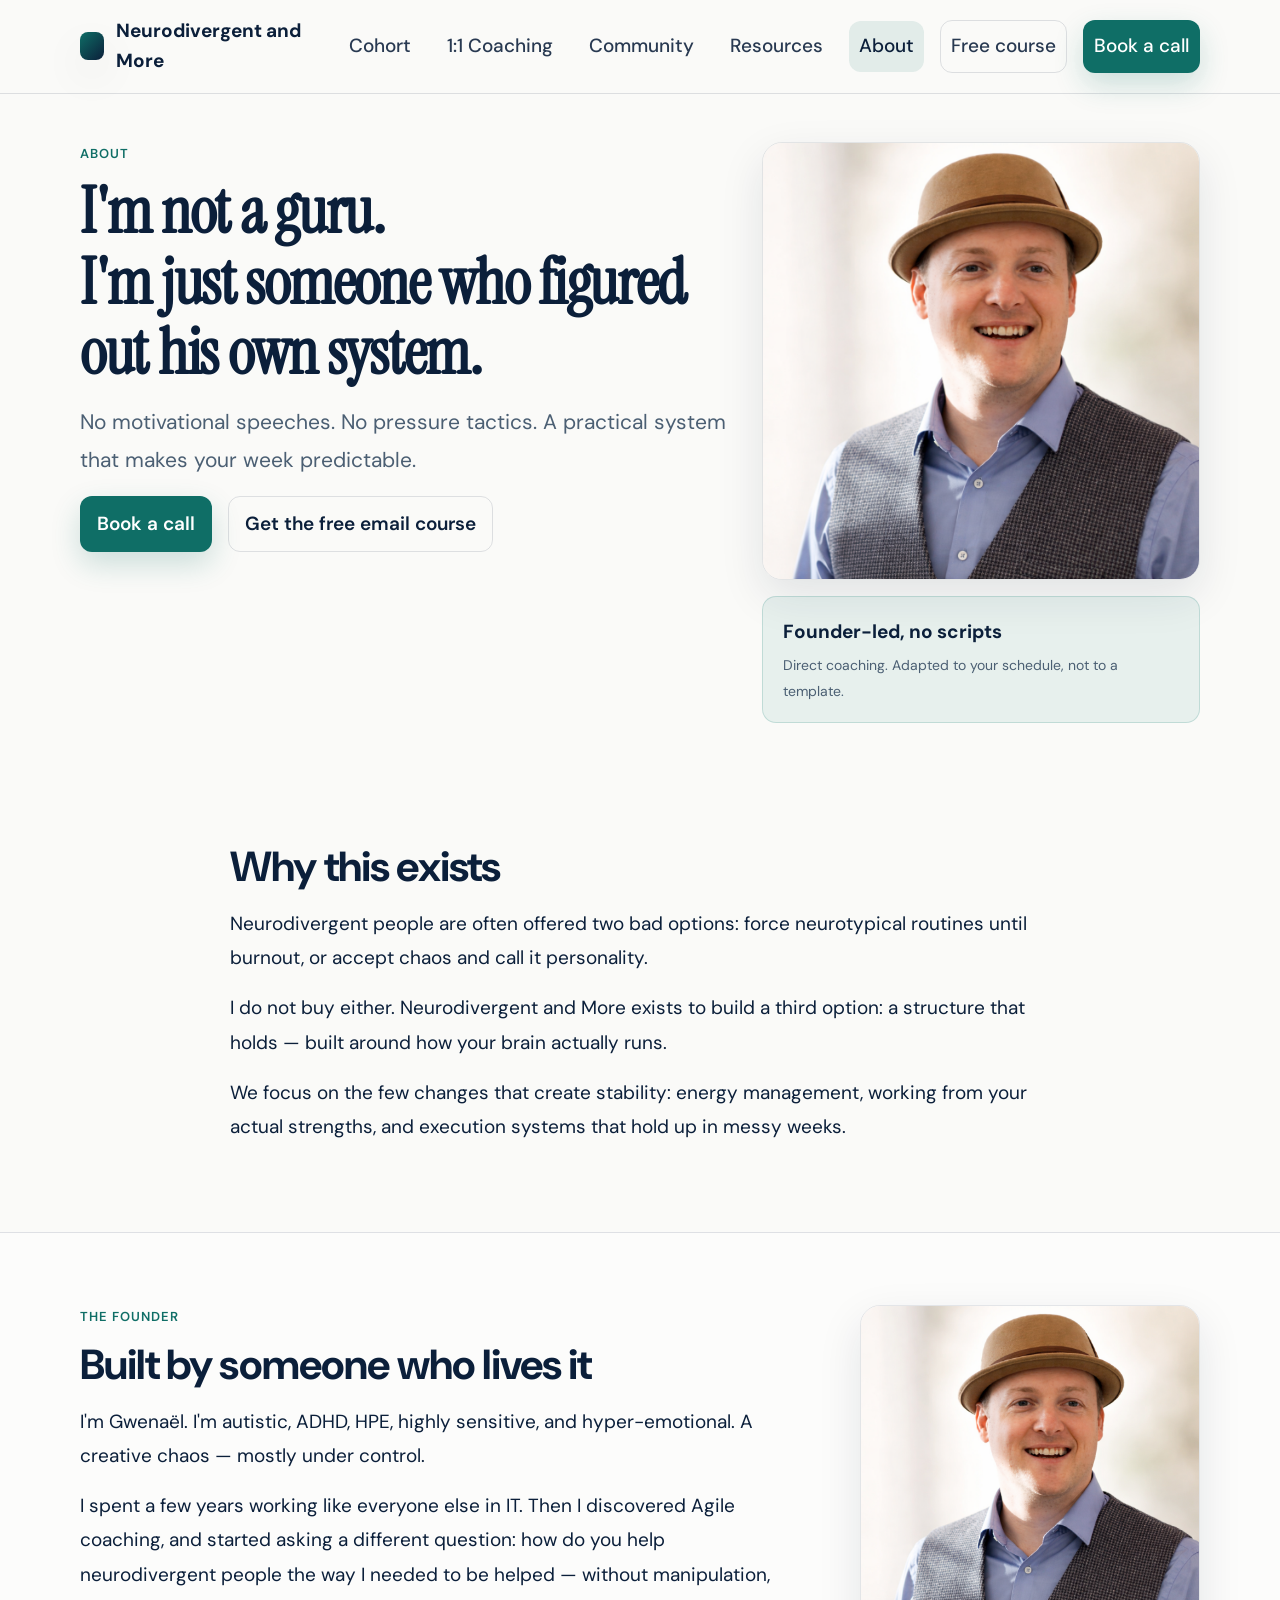
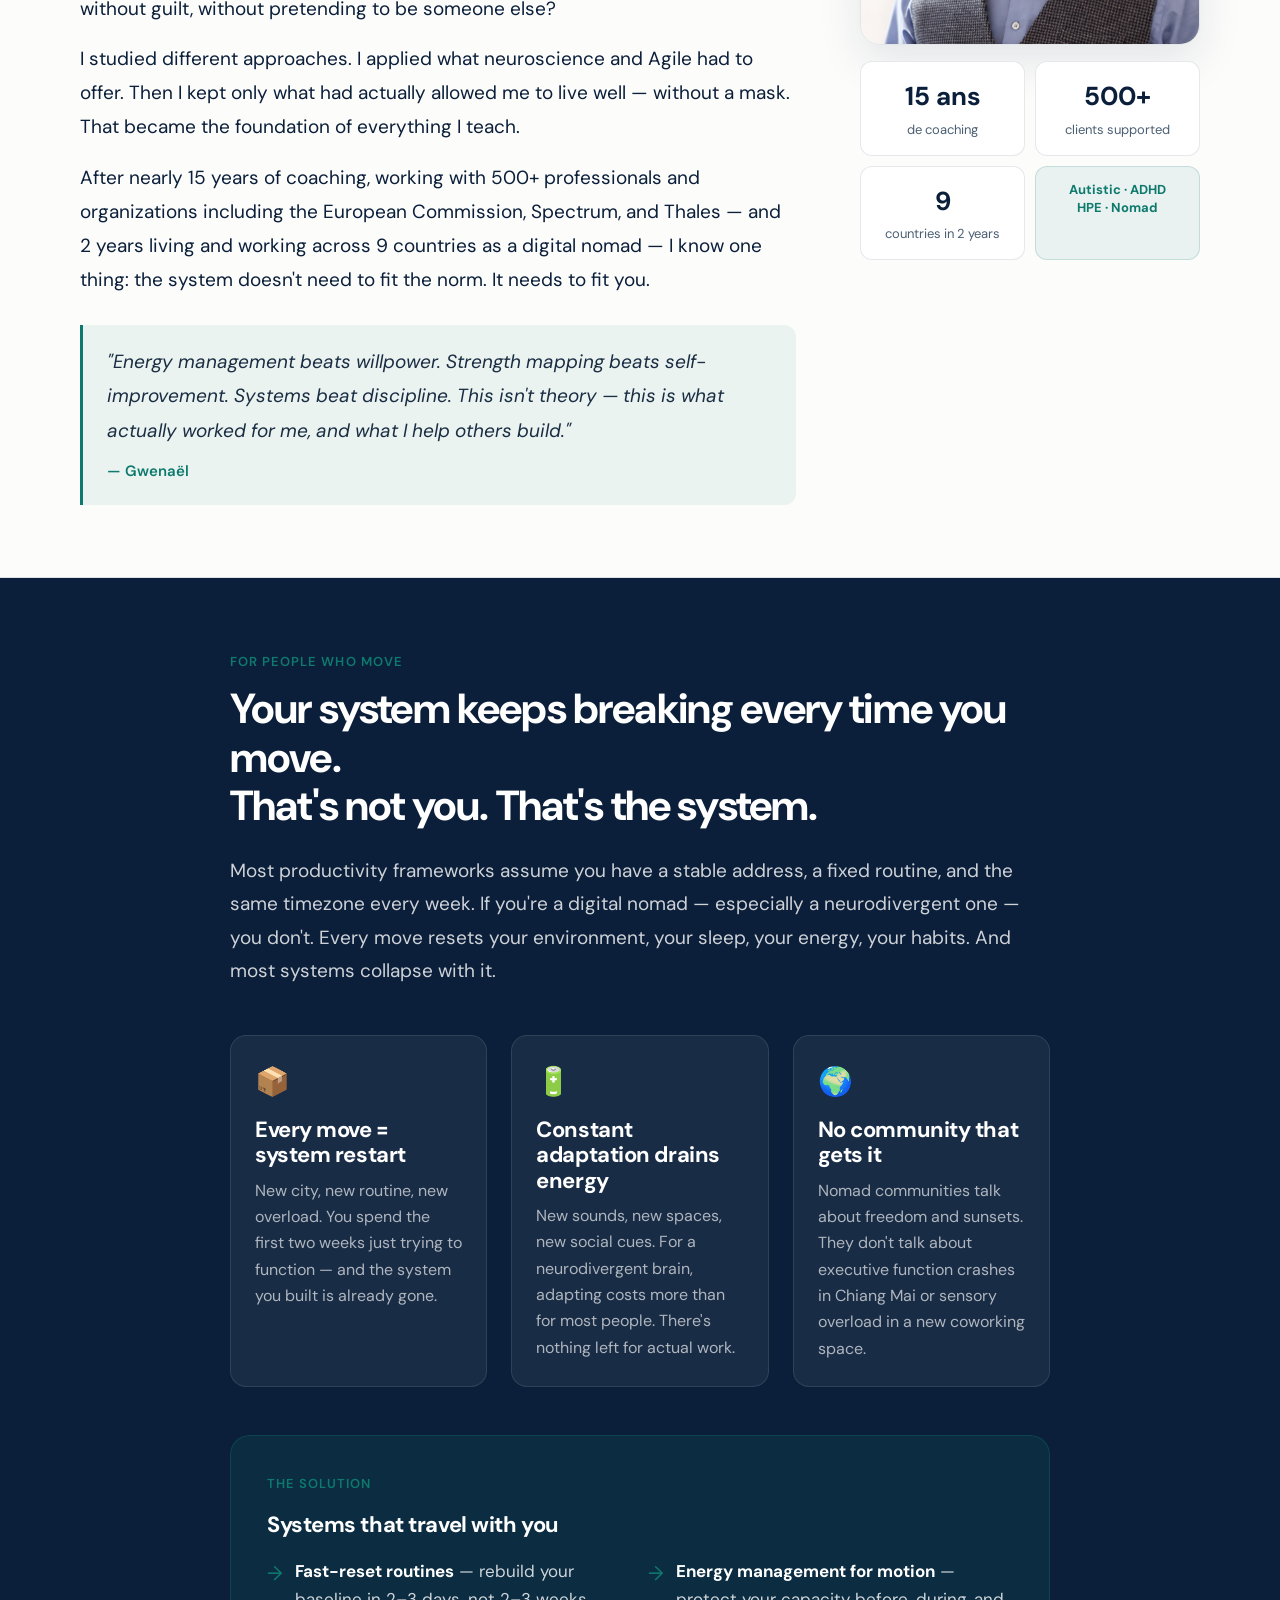
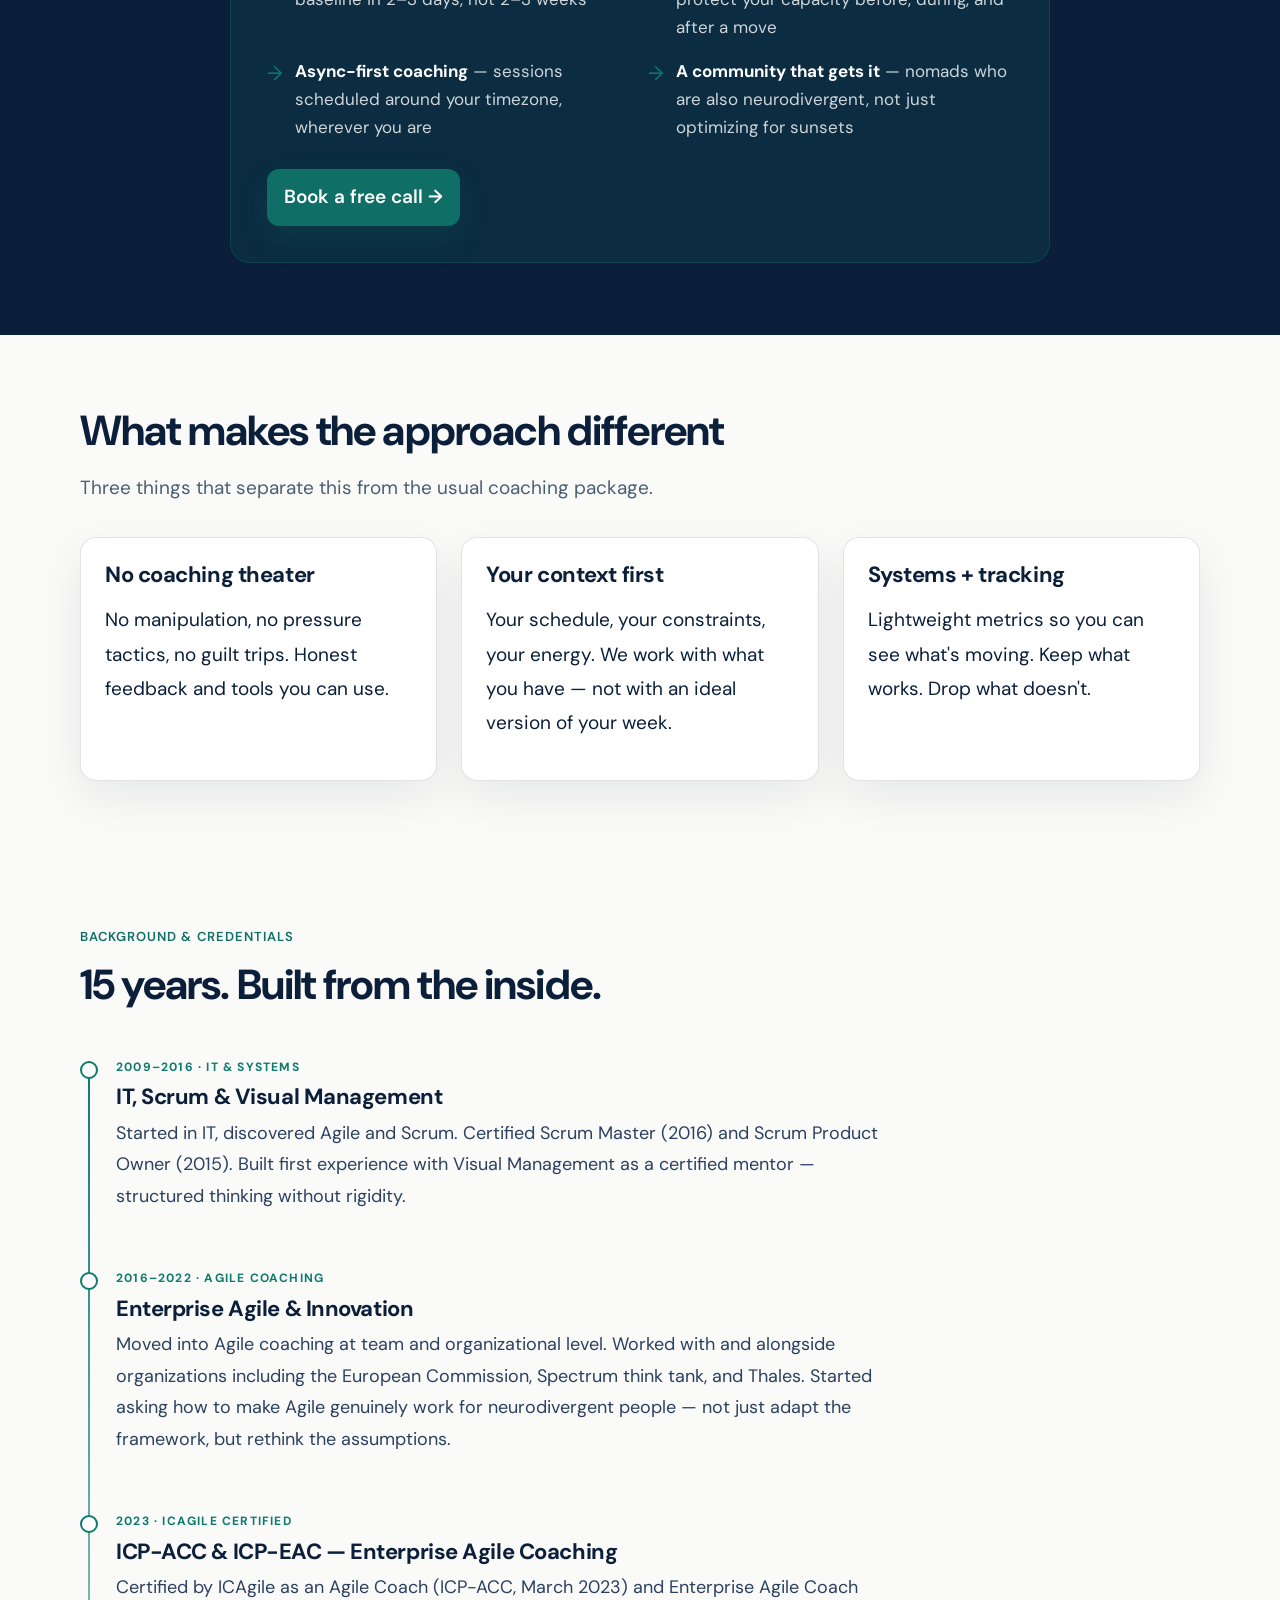
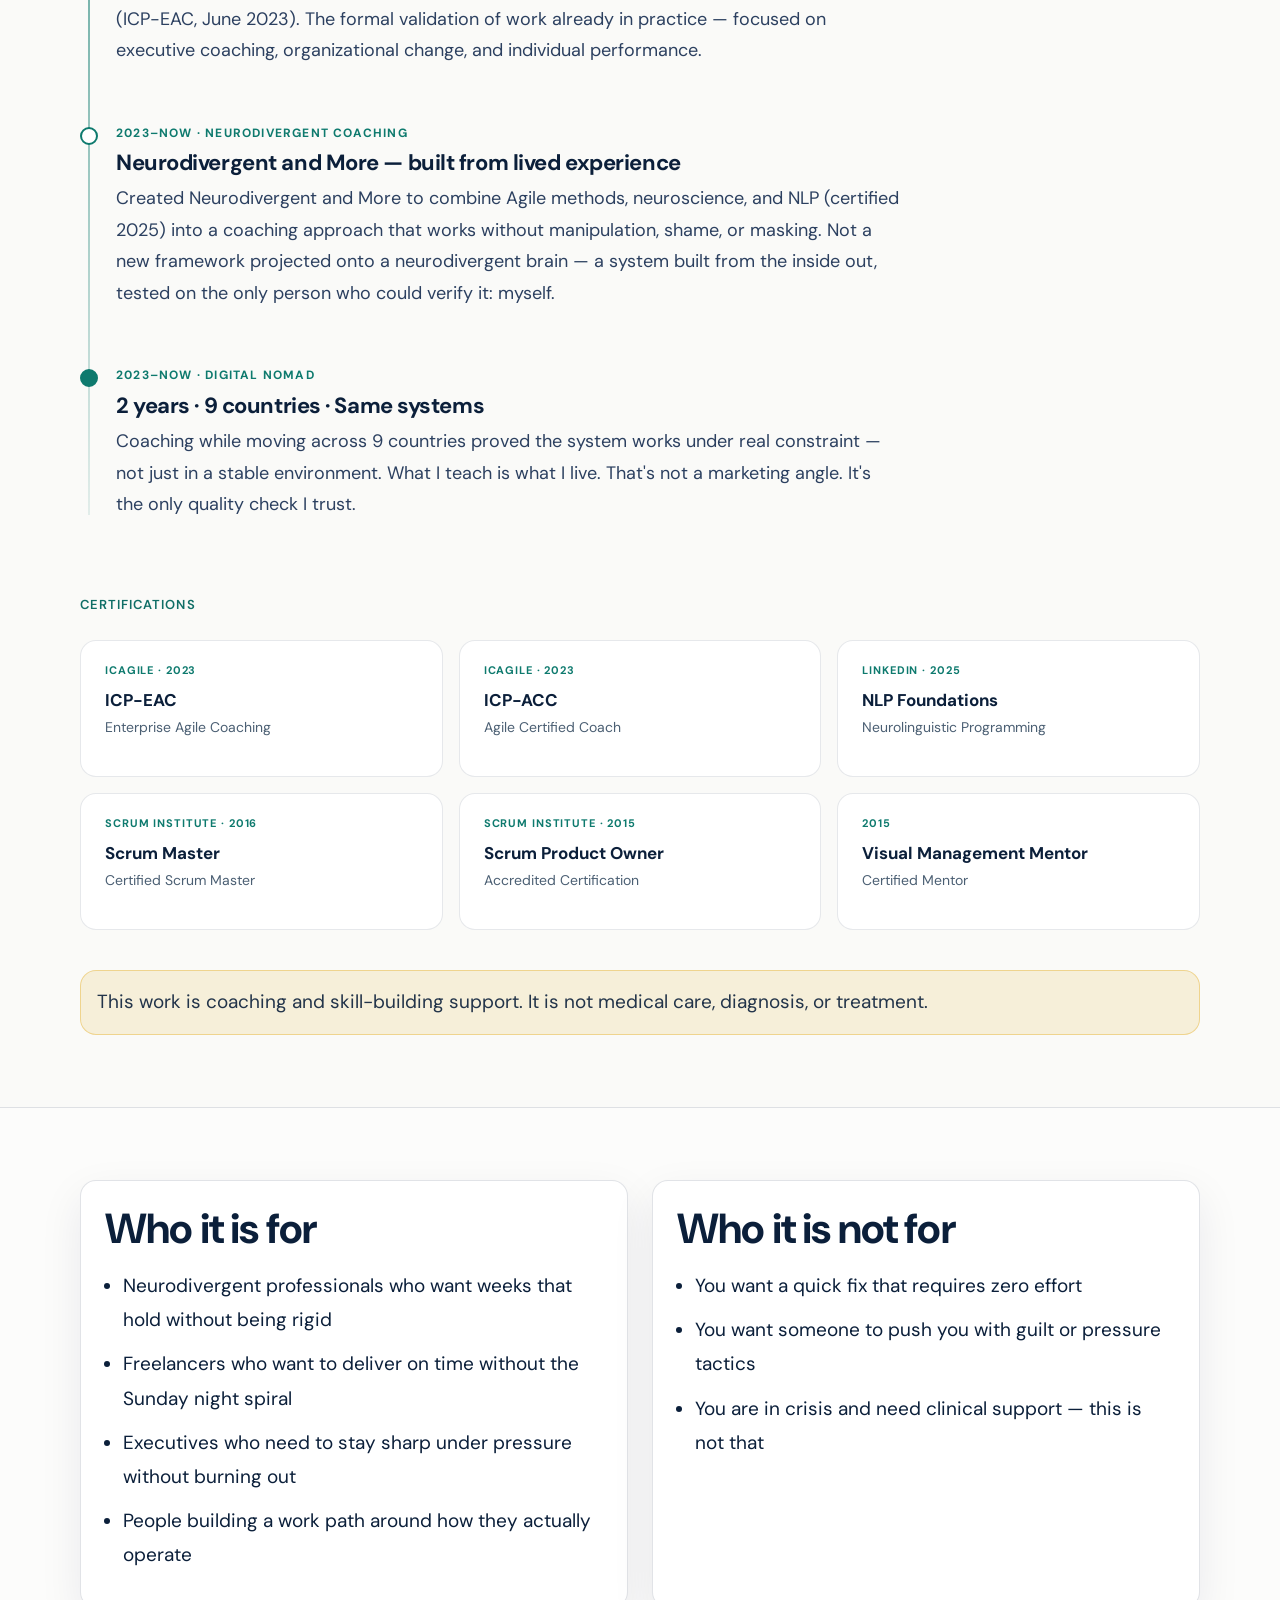
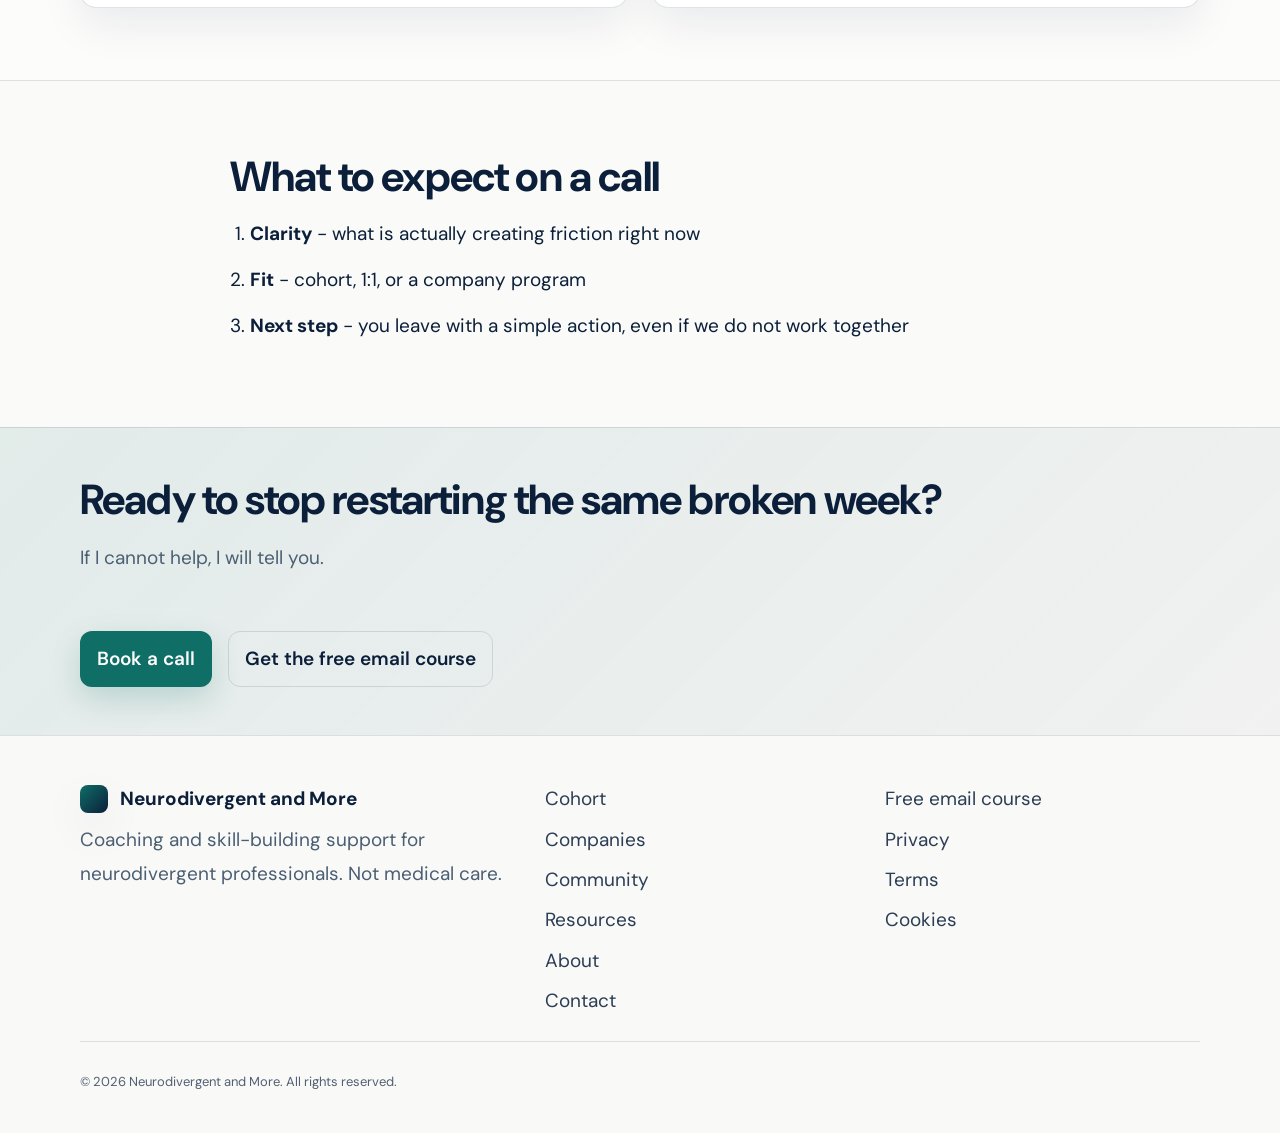
<file: about.html>
<!doctype html>
<html lang="en">
<head>
  <meta charset="utf-8" />
  <meta name="viewport" content="width=device-width, initial-scale=1" />
  <title>About - Neurodivergent and More</title>
  <meta name="description" content="Meet the founder. Direct coaching, no theater, and systems that hold up in actual weeks." />

  <meta property="og:title" content="About - Neurodivergent and More" />
  <meta property="og:description" content="Meet the founder. Direct coaching, no theater, and systems that hold up in actual weeks." />
  <meta property="og:type" content="website" />
  <meta property="og:url" content="https://YOUR_BRAND_DOMAIN.com/about.html" />
  <meta property="og:image" content="https://YOUR_BRAND_DOMAIN.com/assets/og-image.jpg" />

  <link rel="icon" href="/assets/favicon.ico" />
  <link rel="preconnect" href="https://fonts.googleapis.com" />
  <link rel="preconnect" href="https://fonts.gstatic.com" crossorigin />
  <link href="https://fonts.googleapis.com/css2?family=Instrument+Serif:ital@0;1&family=DM+Sans:ital,wght@0,400;0,500;0,600;0,700;1,400&display=swap" rel="stylesheet" />
  <link rel="stylesheet" href="/assets/styles.css" />
  <style>
    /* Fix: nav btn-primary text must be white */
    .nav-menu a.btn-primary, .nav-menu .btn-primary, .site-header .btn-primary { color: #ffffff !important; }
  </style>
  <style>
    /* ── Credentials grid responsive ── */
    @media (max-width: 700px) {
      .cert-grid { grid-template-columns: 1fr 1fr !important; }
    }
    @media (max-width: 480px) {
      .cert-grid { grid-template-columns: 1fr !important; }
    }
    /* ── Your Story section responsive ── */
    @media (max-width: 860px) {
      .story-grid { grid-template-columns: 1fr !important; }
    }
    @media (max-width: 700px) {
      .nomad-problems { grid-template-columns: 1fr !important; }
      .nomad-solutions { grid-template-columns: 1fr !important; }
    }
    /* ── Font & size upgrade to match index ── */
    body {
      font-family: 'DM Sans', system-ui, sans-serif !important;
      font-size: 19px;
    }
    h1 {
      font-family: 'Instrument Serif', Georgia, serif !important;
      font-size: clamp(40px, 5vw, 64px) !important;
      letter-spacing: -0.02em;
      line-height: 1.10;
    }
    h2 {
      font-family: 'DM Sans', system-ui, sans-serif !important;
      font-size: clamp(28px, 3.5vw, 42px) !important;
      font-weight: 700;
      letter-spacing: -0.02em;
      line-height: 1.15;
    }
    h3 {
      font-family: 'DM Sans', system-ui, sans-serif !important;
      font-size: 22px !important;
      font-weight: 700;
    }
    p, li, label, select, input, textarea {
      font-size: 19px;
      line-height: 1.80;
    }
    .lead { font-size: 21px !important; }
    .brand-text { font-family: 'DM Sans', system-ui, sans-serif !important; }
  </style>
</head>

<body>
  <a class="skip-link" href="#main">Skip to content</a>
<header class="site-header">
    <nav class="nav container" aria-label="Primary">
      <a class="brand" href="/index.html">
        <span class="brand-mark" aria-hidden="true"></span>
        <span class="brand-text">Neurodivergent and More</span>
      </a>

      <button class="nav-toggle" type="button" aria-expanded="false" aria-controls="nav-menu">
        <span class="sr-only">Open menu</span>
        <span class="nav-toggle-bars" aria-hidden="true"></span>
      </button>

      <div class="nav-menu" id="nav-menu">
        <a  href="/program.html">Cohort</a>
        <a  href="/coaching.html" style="white-space:nowrap;">1:1 Coaching</a>
        <a  href="/community.html">Community</a>
        <a  href="/resources.html">Resources</a>
        <a aria-current="page" href="/about.html">About</a>
        <a class="btn btn-ghost" href="/free-course.html">Free course</a>
        <a class="btn btn-primary" href="/contact.html" style="color:#ffffff!important;">Book a call</a>
      </div>
    </nav>
  </header>

  <main id="main">
    <section class="page-hero">
      <div class="container split">
        <div>
          <p class="eyebrow">About</p>
          <h1>I'm not a guru.<br>I'm just someone who figured out his own system.</h1>
          <p class="lead">
            No motivational speeches. No pressure tactics. A practical system that makes your week predictable.
          </p>
          <div class="cta-row">
            <a class="btn btn-primary" href="/contact.html">Book a call</a>
            <a class="btn btn-ghost" href="/free-course.html">Get the free email course</a>
          </div>
        </div>

        <div style="display:flex;flex-direction:column;gap:16px;">
          <div style="border-radius:20px;overflow:hidden;border:1px solid rgba(11,31,58,0.10);box-shadow:0 16px 44px rgba(11,31,58,0.10);">
            <img src="/assets/founder.png" alt="Founder of Neurodivergent and More" loading="lazy" width="800" height="800" style="width:100%;height:auto;display:block;aspect-ratio:1/1;object-fit:cover;" />
          </div>
          <div style="background:rgba(14,122,110,0.08);border:1px solid rgba(14,122,110,0.18);border-radius:14px;padding:18px 20px;">
            <p style="font-weight:700;color:#0B1F3A;margin-bottom:4px;">Founder-led, no scripts</p>
            <p style="font-size:14px;color:#4B5F73;margin:0;">Direct coaching. Adapted to your schedule, not to a template.</p>
          </div>
        </div>
      </div>
    </section>

    <section class="section">
      <div class="container narrow">
        <h2>Why this exists</h2>
        <p>
          Neurodivergent people are often offered two bad options:
          force neurotypical routines until burnout, or accept chaos and call it personality.
        </p>
        <p>
          I do not buy either. Neurodivergent and More exists to build a third option:
          a structure that holds — built around how your brain actually runs.
        </p>
        <p>
          We focus on the few changes that create stability: energy management, working from your actual strengths, and execution systems that hold up in messy weeks.
        </p>
      </div>
    </section>

    <section class="section alt">
      <div class="container">
        <div class="story-grid" style="display:grid;grid-template-columns:1fr 340px;gap:64px;align-items:start;">
          <div>
            <p class="eyebrow">The founder</p>
            <h2>Built by someone who lives it</h2>
            <p>
              I'm Gwenaël. I'm autistic, ADHD, HPE, highly sensitive, and hyper-emotional.
              A creative chaos — mostly under control.
            </p>
            <p>
              I spent a few years working like everyone else in IT. Then I discovered Agile coaching,
              and started asking a different question: how do you help neurodivergent people
              the way I needed to be helped — without manipulation, without guilt, without
              pretending to be someone else?
            </p>
            <p>
              I studied different approaches. I applied what neuroscience and Agile had to offer.
              Then I kept only what had actually allowed me to live well — without a mask.
              That became the foundation of everything I teach.
            </p>
            <p>
              After nearly 15 years of coaching, working with 500+ professionals and organizations
              including the European Commission, Spectrum, and Thales — and 2 years living
              and working across 9 countries as a digital nomad — I know one thing:
              the system doesn't need to fit the norm. It needs to fit you.
            </p>
            <div style="margin-top:28px;padding:20px 24px;background:rgba(14,122,110,0.07);border-left:3px solid #0E7A6E;border-radius:0 12px 12px 0;">
              <p style="margin:0;font-style:italic;color:#1a2d42;">"Energy management beats willpower. Strength mapping beats self-improvement. Systems beat discipline. This isn't theory — this is what actually worked for me, and what I help others build."</p>
              <p style="margin:10px 0 0;font-size:15px;font-weight:600;color:#0E7A6E;">— Gwenaël</p>
            </div>
          </div>
          <div>
            <div style="border-radius:20px;overflow:hidden;border:1px solid rgba(11,31,58,0.10);box-shadow:0 16px 44px rgba(11,31,58,0.10);">
              <img src="/assets/founder.png" alt="Gwenaël, founder of Neurodivergent and More" loading="lazy" style="width:100%;height:auto;display:block;" />
            </div>
            <div style="margin-top:16px;display:grid;grid-template-columns:1fr 1fr;gap:10px;">
              <div style="background:white;border:1px solid rgba(11,31,58,0.10);border-radius:12px;padding:14px;text-align:center;">
                <div style="font-size:26px;font-weight:700;color:#0B1F3A;">15 ans</div>
                <div style="font-size:13px;color:#4B5F73;margin-top:2px;">de coaching</div>
              </div>
              <div style="background:white;border:1px solid rgba(11,31,58,0.10);border-radius:12px;padding:14px;text-align:center;">
                <div style="font-size:26px;font-weight:700;color:#0B1F3A;">500+</div>
                <div style="font-size:13px;color:#4B5F73;margin-top:2px;">clients supported</div>
              </div>
              <div style="background:white;border:1px solid rgba(11,31,58,0.10);border-radius:12px;padding:14px;text-align:center;">
                <div style="font-size:26px;font-weight:700;color:#0B1F3A;">9</div>
                <div style="font-size:13px;color:#4B5F73;margin-top:2px;">countries in 2 years</div>
              </div>
              <div style="background:rgba(14,122,110,0.08);border:1px solid rgba(14,122,110,0.18);border-radius:12px;padding:14px;text-align:center;">
                <div style="font-size:13px;font-weight:700;color:#0E7A6E;line-height:1.4;">Autistic · ADHD<br>HPE · Nomad</div>
              </div>
            </div>
          </div>
        </div>
      </div>
    </section>

    <section class="section" style="background:#0B1F3A;">
      <div class="container">
        <div style="max-width:820px;margin:0 auto;">
          <p class="eyebrow" style="color:#0E7A6E;">For people who move</p>
          <h2 style="color:white;font-size:clamp(30px,4vw,46px);margin-bottom:24px;">Your system keeps breaking every time you move.<br>That's not you. That's the system.</h2>
          <p style="color:rgba(255,255,255,0.80);font-size:19px;line-height:1.75;margin-bottom:48px;">
            Most productivity frameworks assume you have a stable address, a fixed routine, and the same timezone every week.
            If you're a digital nomad — especially a neurodivergent one — you don't.
            Every move resets your environment, your sleep, your energy, your habits.
            And most systems collapse with it.
          </p>

          <div class="nomad-problems" style="display:grid;grid-template-columns:repeat(3,1fr);gap:24px;margin-bottom:48px;">
            <div style="background:rgba(255,255,255,0.06);border:1px solid rgba(255,255,255,0.10);border-radius:16px;padding:24px;">
              <div style="font-size:28px;margin-bottom:12px;">📦</div>
              <h3 style="color:white;font-size:18px;margin-bottom:10px;">Every move = system restart</h3>
              <p style="color:rgba(255,255,255,0.65);font-size:16px;line-height:1.65;margin:0;">New city, new routine, new overload. You spend the first two weeks just trying to function — and the system you built is already gone.</p>
            </div>
            <div style="background:rgba(255,255,255,0.06);border:1px solid rgba(255,255,255,0.10);border-radius:16px;padding:24px;">
              <div style="font-size:28px;margin-bottom:12px;">🔋</div>
              <h3 style="color:white;font-size:18px;margin-bottom:10px;">Constant adaptation drains energy</h3>
              <p style="color:rgba(255,255,255,0.65);font-size:16px;line-height:1.65;margin:0;">New sounds, new spaces, new social cues. For a neurodivergent brain, adapting costs more than for most people. There's nothing left for actual work.</p>
            </div>
            <div style="background:rgba(255,255,255,0.06);border:1px solid rgba(255,255,255,0.10);border-radius:16px;padding:24px;">
              <div style="font-size:28px;margin-bottom:12px;">🌍</div>
              <h3 style="color:white;font-size:18px;margin-bottom:10px;">No community that gets it</h3>
              <p style="color:rgba(255,255,255,0.65);font-size:16px;line-height:1.65;margin:0;">Nomad communities talk about freedom and sunsets. They don't talk about executive function crashes in Chiang Mai or sensory overload in a new coworking space.</p>
            </div>
          </div>

          <div style="background:rgba(14,122,110,0.15);border:1px solid rgba(14,122,110,0.30);border-radius:20px;padding:36px;">
            <p class="eyebrow" style="color:#0E7A6E;margin-bottom:16px;">The solution</p>
            <h3 style="color:white;font-size:24px;margin-bottom:20px;">Systems that travel with you</h3>
            <div class="nomad-solutions" style="display:grid;grid-template-columns:1fr 1fr;gap:16px;">
              <div style="display:flex;gap:12px;align-items:flex-start;">
                <span style="color:#0E7A6E;font-size:20px;flex-shrink:0;">→</span>
                <p style="color:rgba(255,255,255,0.80);font-size:17px;margin:0;line-height:1.65;"><strong style="color:white;">Fast-reset routines</strong> — rebuild your baseline in 2–3 days, not 2–3 weeks</p>
              </div>
              <div style="display:flex;gap:12px;align-items:flex-start;">
                <span style="color:#0E7A6E;font-size:20px;flex-shrink:0;">→</span>
                <p style="color:rgba(255,255,255,0.80);font-size:17px;margin:0;line-height:1.65;"><strong style="color:white;">Energy management for motion</strong> — protect your capacity before, during, and after a move</p>
              </div>
              <div style="display:flex;gap:12px;align-items:flex-start;">
                <span style="color:#0E7A6E;font-size:20px;flex-shrink:0;">→</span>
                <p style="color:rgba(255,255,255,0.80);font-size:17px;margin:0;line-height:1.65;"><strong style="color:white;">Async-first coaching</strong> — sessions scheduled around your timezone, wherever you are</p>
              </div>
              <div style="display:flex;gap:12px;align-items:flex-start;">
                <span style="color:#0E7A6E;font-size:20px;flex-shrink:0;">→</span>
                <p style="color:rgba(255,255,255,0.80);font-size:17px;margin:0;line-height:1.65;"><strong style="color:white;">A community that gets it</strong> — nomads who are also neurodivergent, not just optimizing for sunsets</p>
              </div>
            </div>
            <div style="margin-top:28px;">
              <a href="/contact.html" class="btn btn-primary" style="color:#ffffff!important;">Book a free call →</a>
            </div>
          </div>
        </div>
      </div>
    </section>

    <section class="section">
      <div class="container">
        <div class="section-head">
          <h2>What makes the approach different</h2>
          <p class="muted">Three things that separate this from the usual coaching package.</p>
        </div>

        <div class="grid-3">
          <div class="card">
            <h3>No coaching theater</h3>
            <p>No manipulation, no pressure tactics, no guilt trips. Honest feedback and tools you can use.</p>
          </div>
          <div class="card">
            <h3>Your context first</h3>
            <p>Your schedule, your constraints, your energy. We work with what you have — not with an ideal version of your week.</p>
          </div>
          <div class="card">
            <h3>Systems + tracking</h3>
            <p>Lightweight metrics so you can see what's moving. Keep what works. Drop what doesn't.</p>
          </div>
        </div>
      </div>
    </section>

    <section class="section">
      <div class="container">
        <p class="eyebrow">Background &amp; credentials</p>
        <h2 style="margin-bottom:48px;">15 years. Built from the inside.</h2>

        <!-- TIMELINE -->
        <div style="position:relative;padding-left:36px;max-width:820px;margin-bottom:72px;">
          <div style="position:absolute;left:8px;top:6px;width:2px;height:calc(100% - 12px);background:linear-gradient(to bottom,#0E7A6E,rgba(14,122,110,0.10));"></div>

          <div style="position:relative;padding-bottom:40px;">
            <div style="position:absolute;left:-36px;top:4px;width:18px;height:18px;border-radius:50%;background:white;border:2px solid #0E7A6E;"></div>
            <p style="font-size:12px;font-weight:700;letter-spacing:.10em;text-transform:uppercase;color:#0E7A6E;margin-bottom:6px;">2009–2016 · IT &amp; Systems</p>
            <h3 style="font-size:20px;font-weight:700;color:#0B1F3A;margin-bottom:8px;">IT, Scrum &amp; Visual Management</h3>
            <p style="font-size:18px;color:#2c4060;line-height:1.75;">Started in IT, discovered Agile and Scrum. Certified Scrum Master (2016) and Scrum Product Owner (2015). Built first experience with Visual Management as a certified mentor — structured thinking without rigidity.</p>
          </div>

          <div style="position:relative;padding-bottom:40px;">
            <div style="position:absolute;left:-36px;top:4px;width:18px;height:18px;border-radius:50%;background:white;border:2px solid #0E7A6E;"></div>
            <p style="font-size:12px;font-weight:700;letter-spacing:.10em;text-transform:uppercase;color:#0E7A6E;margin-bottom:6px;">2016–2022 · Agile Coaching</p>
            <h3 style="font-size:20px;font-weight:700;color:#0B1F3A;margin-bottom:8px;">Enterprise Agile &amp; Innovation</h3>
            <p style="font-size:18px;color:#2c4060;line-height:1.75;">Moved into Agile coaching at team and organizational level. Worked with and alongside organizations including the European Commission, Spectrum think tank, and Thales. Started asking how to make Agile genuinely work for neurodivergent people — not just adapt the framework, but rethink the assumptions.</p>
          </div>

          <div style="position:relative;padding-bottom:40px;">
            <div style="position:absolute;left:-36px;top:4px;width:18px;height:18px;border-radius:50%;background:white;border:2px solid #0E7A6E;"></div>
            <p style="font-size:12px;font-weight:700;letter-spacing:.10em;text-transform:uppercase;color:#0E7A6E;margin-bottom:6px;">2023 · ICAgile Certified</p>
            <h3 style="font-size:20px;font-weight:700;color:#0B1F3A;margin-bottom:8px;">ICP-ACC &amp; ICP-EAC — Enterprise Agile Coaching</h3>
            <p style="font-size:18px;color:#2c4060;line-height:1.75;">Certified by ICAgile as an Agile Coach (ICP-ACC, March 2023) and Enterprise Agile Coach (ICP-EAC, June 2023). The formal validation of work already in practice — focused on executive coaching, organizational change, and individual performance.</p>
          </div>

          <div style="position:relative;padding-bottom:40px;">
            <div style="position:absolute;left:-36px;top:4px;width:18px;height:18px;border-radius:50%;background:white;border:2px solid #0E7A6E;"></div>
            <p style="font-size:12px;font-weight:700;letter-spacing:.10em;text-transform:uppercase;color:#0E7A6E;margin-bottom:6px;">2023–now · Neurodivergent Coaching</p>
            <h3 style="font-size:20px;font-weight:700;color:#0B1F3A;margin-bottom:8px;">Neurodivergent and More — built from lived experience</h3>
            <p style="font-size:18px;color:#2c4060;line-height:1.75;">Created Neurodivergent and More to combine Agile methods, neuroscience, and NLP (certified 2025) into a coaching approach that works without manipulation, shame, or masking. Not a new framework projected onto a neurodivergent brain — a system built from the inside out, tested on the only person who could verify it: myself.</p>
          </div>

          <div style="position:relative;">
            <div style="position:absolute;left:-36px;top:4px;width:18px;height:18px;border-radius:50%;background:#0E7A6E;border:2px solid #0E7A6E;"></div>
            <p style="font-size:12px;font-weight:700;letter-spacing:.10em;text-transform:uppercase;color:#0E7A6E;margin-bottom:6px;">2023–now · Digital Nomad</p>
            <h3 style="font-size:20px;font-weight:700;color:#0B1F3A;margin-bottom:8px;">2 years · 9 countries · Same systems</h3>
            <p style="font-size:18px;color:#2c4060;line-height:1.75;">Coaching while moving across 9 countries proved the system works under real constraint — not just in a stable environment. What I teach is what I live. That's not a marketing angle. It's the only quality check I trust.</p>
          </div>
        </div>

        <!-- CERTIFICATIONS GRID -->
        <p class="eyebrow" style="margin-bottom:24px;">Certifications</p>
        <div style="display:grid;grid-template-columns:repeat(3,1fr);gap:16px;margin-bottom:40px;" class="cert-grid">
          <div style="background:white;border:1px solid rgba(11,31,58,0.10);border-radius:16px;padding:20px 24px;">
            <p style="font-size:11px;font-weight:700;letter-spacing:.08em;text-transform:uppercase;color:#0E7A6E;margin-bottom:8px;">ICAgile · 2023</p>
            <p style="font-size:17px;font-weight:700;color:#0B1F3A;line-height:1.3;margin-bottom:4px;">ICP-EAC</p>
            <p style="font-size:14px;color:#4B5F73;">Enterprise Agile Coaching</p>
          </div>
          <div style="background:white;border:1px solid rgba(11,31,58,0.10);border-radius:16px;padding:20px 24px;">
            <p style="font-size:11px;font-weight:700;letter-spacing:.08em;text-transform:uppercase;color:#0E7A6E;margin-bottom:8px;">ICAgile · 2023</p>
            <p style="font-size:17px;font-weight:700;color:#0B1F3A;line-height:1.3;margin-bottom:4px;">ICP-ACC</p>
            <p style="font-size:14px;color:#4B5F73;">Agile Certified Coach</p>
          </div>
          <div style="background:white;border:1px solid rgba(11,31,58,0.10);border-radius:16px;padding:20px 24px;">
            <p style="font-size:11px;font-weight:700;letter-spacing:.08em;text-transform:uppercase;color:#0E7A6E;margin-bottom:8px;">LinkedIn · 2025</p>
            <p style="font-size:17px;font-weight:700;color:#0B1F3A;line-height:1.3;margin-bottom:4px;">NLP Foundations</p>
            <p style="font-size:14px;color:#4B5F73;">Neurolinguistic Programming</p>
          </div>
          <div style="background:white;border:1px solid rgba(11,31,58,0.10);border-radius:16px;padding:20px 24px;">
            <p style="font-size:11px;font-weight:700;letter-spacing:.08em;text-transform:uppercase;color:#0E7A6E;margin-bottom:8px;">Scrum Institute · 2016</p>
            <p style="font-size:17px;font-weight:700;color:#0B1F3A;line-height:1.3;margin-bottom:4px;">Scrum Master</p>
            <p style="font-size:14px;color:#4B5F73;">Certified Scrum Master</p>
          </div>
          <div style="background:white;border:1px solid rgba(11,31,58,0.10);border-radius:16px;padding:20px 24px;">
            <p style="font-size:11px;font-weight:700;letter-spacing:.08em;text-transform:uppercase;color:#0E7A6E;margin-bottom:8px;">Scrum Institute · 2015</p>
            <p style="font-size:17px;font-weight:700;color:#0B1F3A;line-height:1.3;margin-bottom:4px;">Scrum Product Owner</p>
            <p style="font-size:14px;color:#4B5F73;">Accredited Certification</p>
          </div>
          <div style="background:white;border:1px solid rgba(11,31,58,0.10);border-radius:16px;padding:20px 24px;">
            <p style="font-size:11px;font-weight:700;letter-spacing:.08em;text-transform:uppercase;color:#0E7A6E;margin-bottom:8px;">2015</p>
            <p style="font-size:17px;font-weight:700;color:#0B1F3A;line-height:1.3;margin-bottom:4px;">Visual Management Mentor</p>
            <p style="font-size:14px;color:#4B5F73;">Certified Mentor</p>
          </div>
        </div>

        <div class="notice">
          This work is coaching and skill-building support. It is not medical care, diagnosis, or treatment.
        </div>
      </div>
    </section>

    <section class="section alt">
      <div class="container">
        <div class="grid-2">
          <div class="card">
            <h2>Who it is for</h2>
            <ul class="bullets">
              <li>Neurodivergent professionals who want weeks that hold without being rigid</li>
              <li>Freelancers who want to deliver on time without the Sunday night spiral</li>
              <li>Executives who need to stay sharp under pressure without burning out</li>
              <li>People building a work path around how they actually operate</li>
            </ul>
          </div>
          <div class="card">
            <h2>Who it is not for</h2>
            <ul class="bullets">
              <li>You want a quick fix that requires zero effort</li>
              <li>You want someone to push you with guilt or pressure tactics</li>
              <li>You are in crisis and need clinical support — this is not that</li>
            </ul>
          </div>
        </div>
      </div>
    </section>

    <section class="section">
      <div class="container narrow">
        <h2>What to expect on a call</h2>
        <ol class="steps">
          <li><strong>Clarity</strong> - what is actually creating friction right now</li>
          <li><strong>Fit</strong> - cohort, 1:1, or a company program</li>
          <li><strong>Next step</strong> - you leave with a simple action, even if we do not work together</li>
        </ol>
      </div>
    </section>

    <section class="cta-band">
      <div class="container cta-band-inner">
        <div>
          <h2>Ready to stop restarting the same broken week?</h2>
          <p class="muted">If I cannot help, I will tell you.</p>
        </div>
        <div class="cta-row">
          <a class="btn btn-primary" href="/contact.html">Book a call</a>
          <a class="btn btn-ghost" href="/free-course.html">Get the free email course</a>
        </div>
      </div>
    </section>
  </main>

<footer class="site-footer">
    <div class="container footer-grid">
      <div>
        <div class="brand footer-brand">
          <span class="brand-mark" aria-hidden="true"></span>
          <span class="brand-text">Neurodivergent and More</span>
        </div>
        <p class="muted">Coaching and skill-building support for neurodivergent professionals. Not medical care.</p>
      </div>

      <div class="footer-links">
        <a href="/program.html">Cohort</a>
        <a href="/companies.html">Companies</a>
        <a href="/community.html">Community</a>
        <a href="/resources.html">Resources</a>
        <a href="/about.html">About</a>
        <a href="/contact.html">Contact</a>
      </div>

      <div class="footer-links">
        <a href="/free-course.html">Free email course</a>
        <a href="/legal/privacy.html">Privacy</a>
        <a href="/legal/terms.html">Terms</a>
        <a href="/legal/cookies.html">Cookies</a>
      </div>
    </div>

    <div class="container footer-bottom">
      <p class="fineprint">© <span id="year"></span> Neurodivergent and More. All rights reserved.</p>
    </div>
  </footer>

  <script src="/assets/main.js"></script>
</body>
</html>
</file>
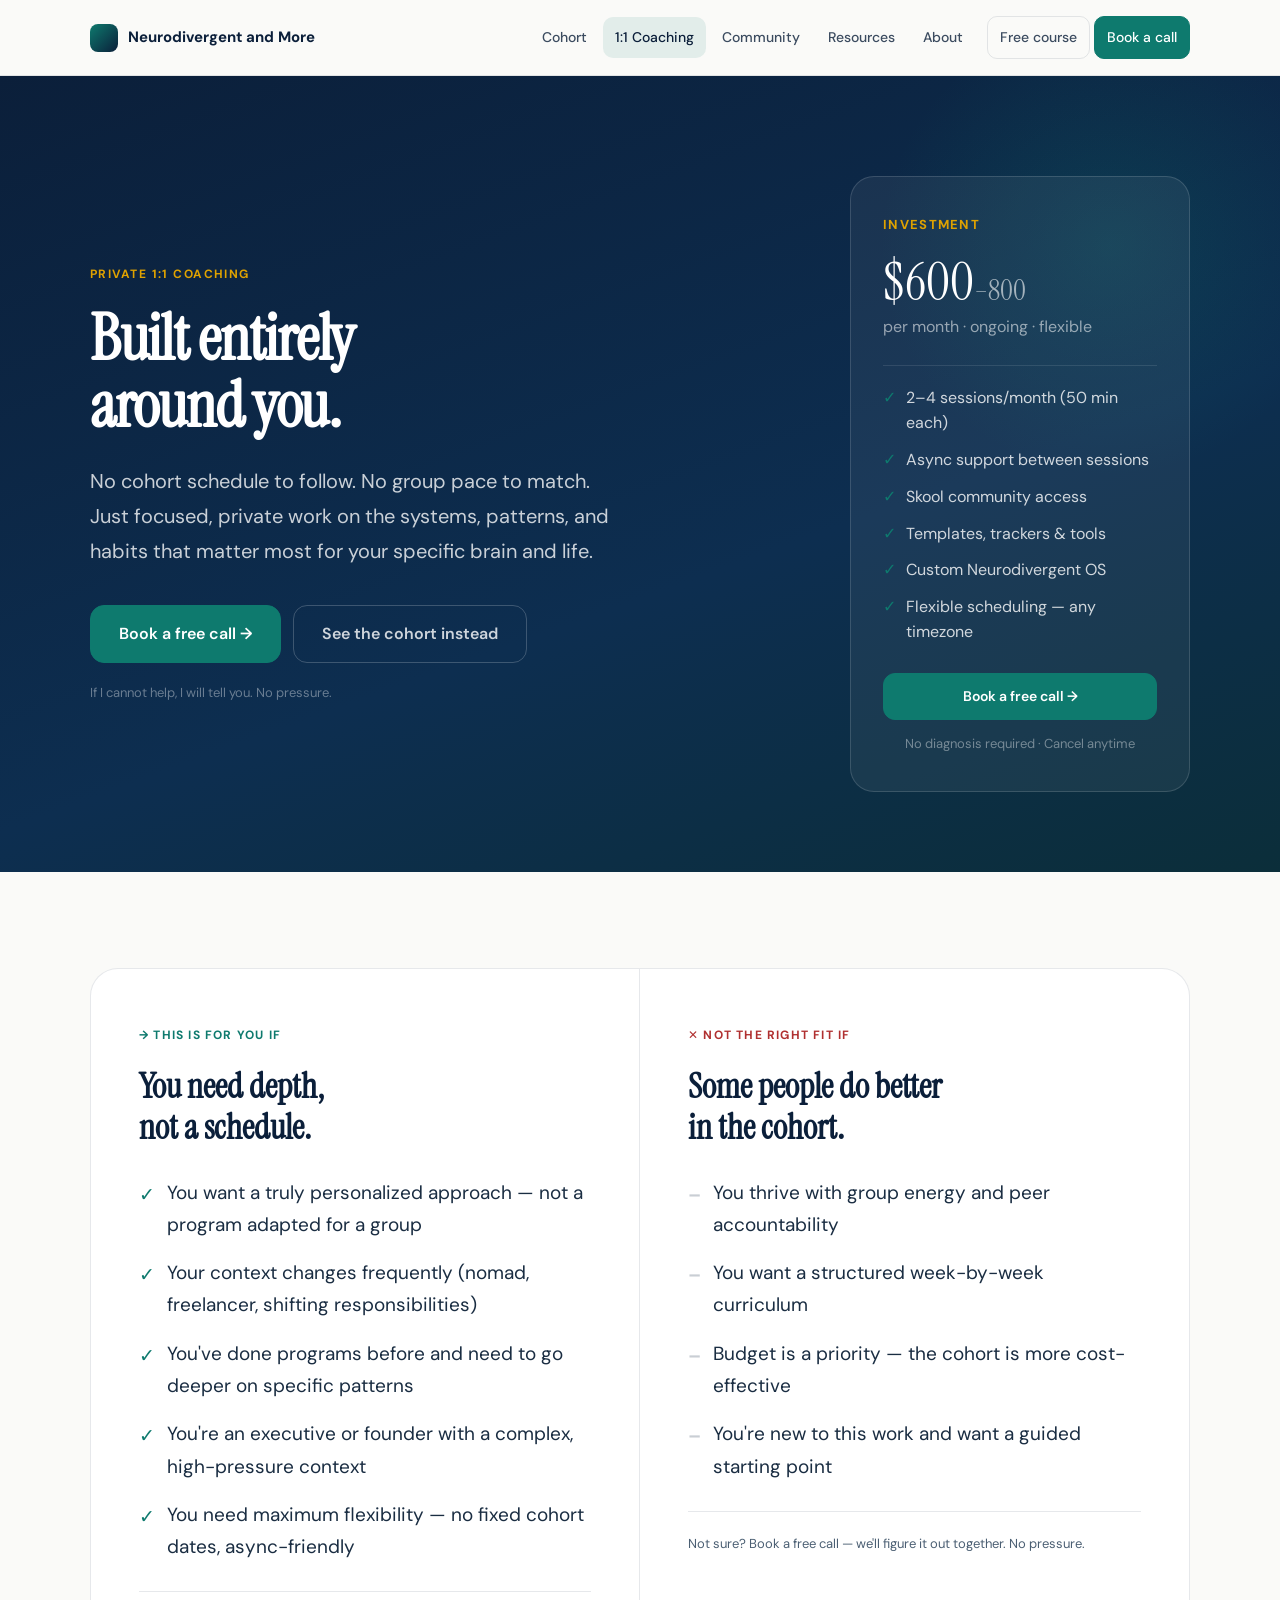
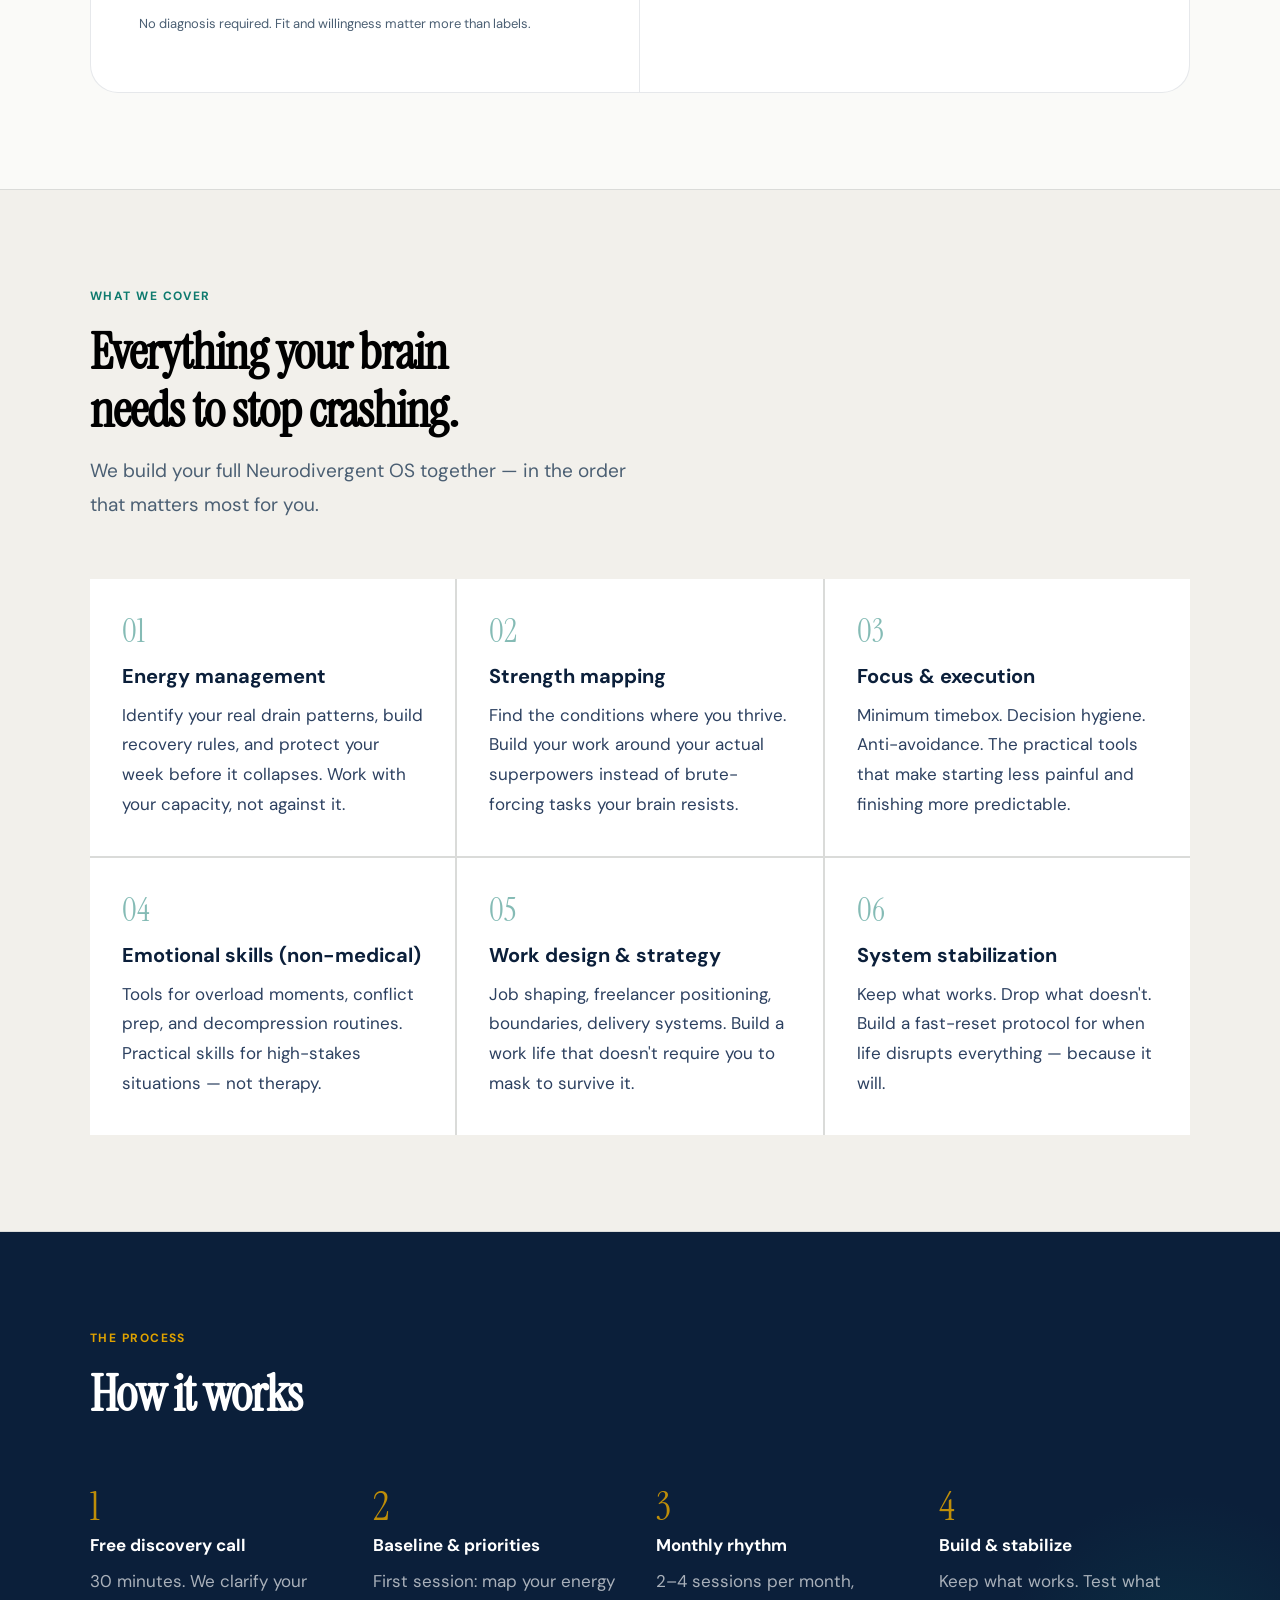
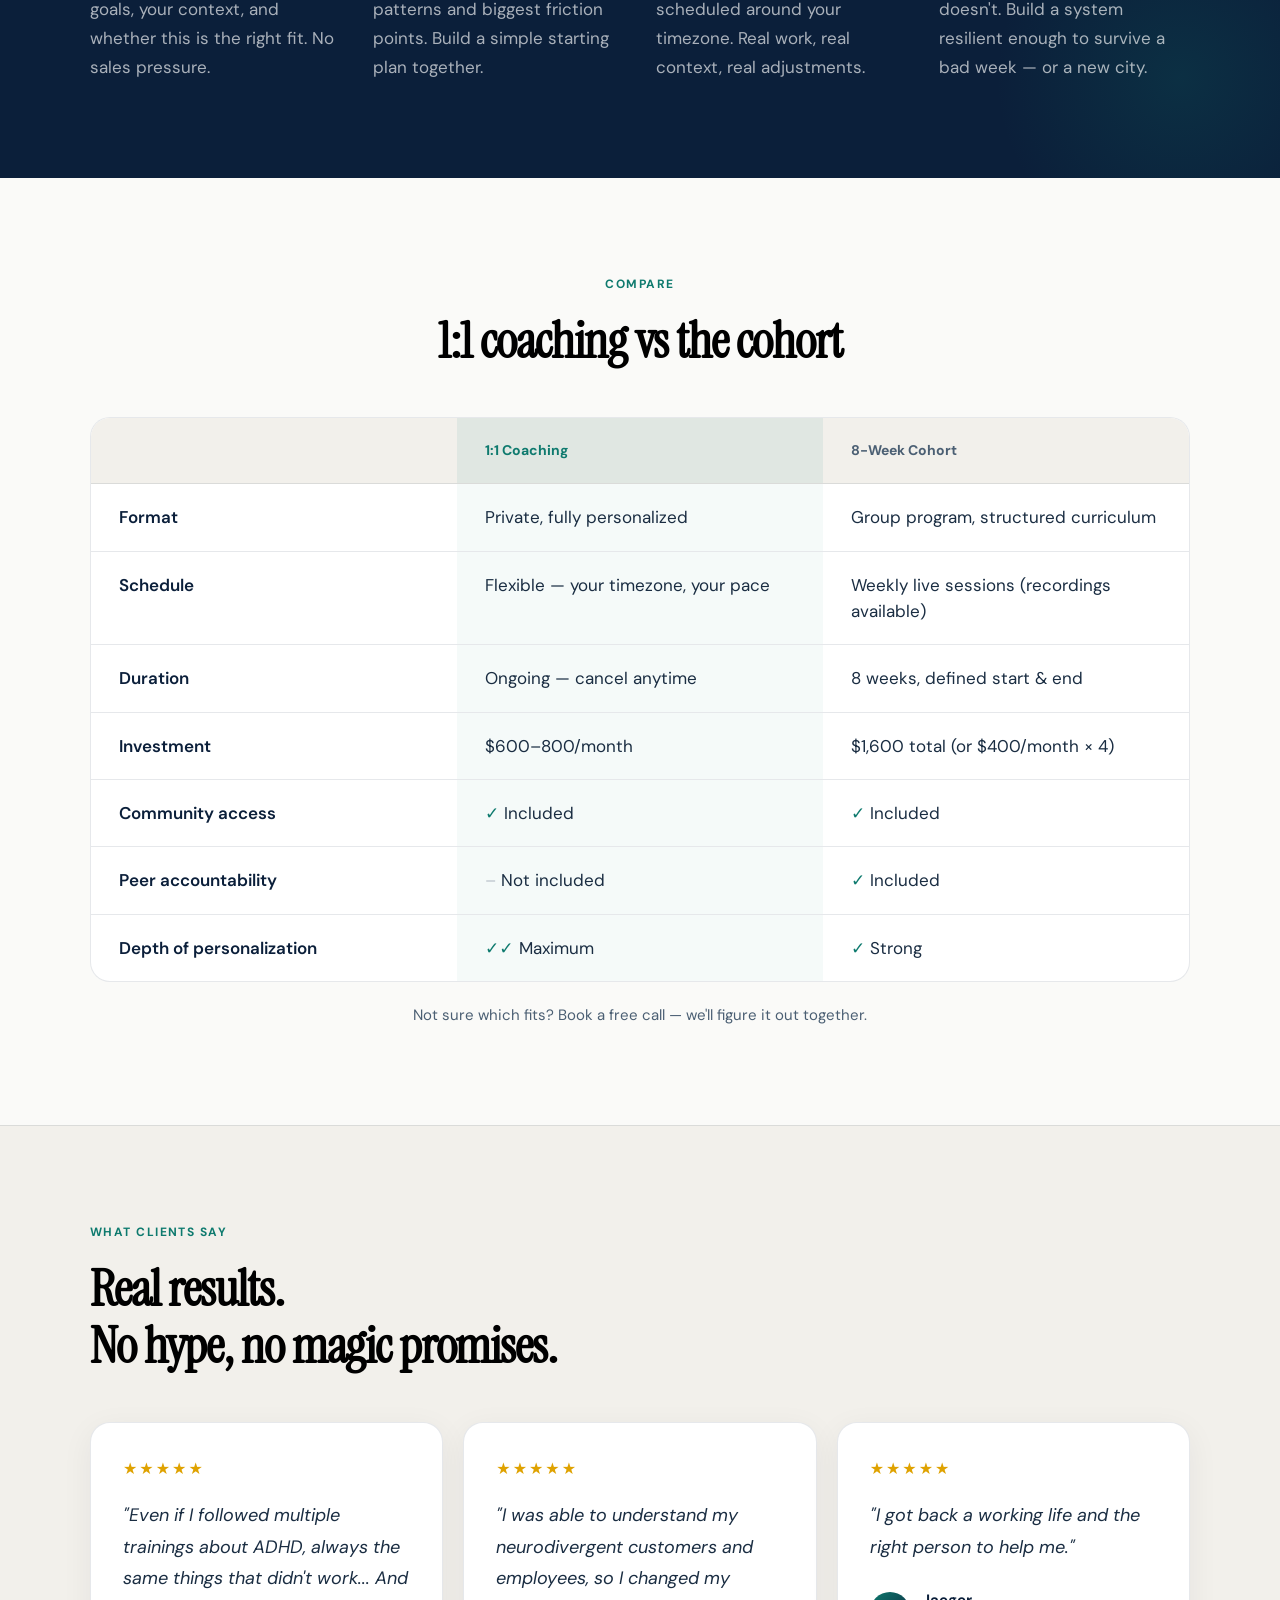
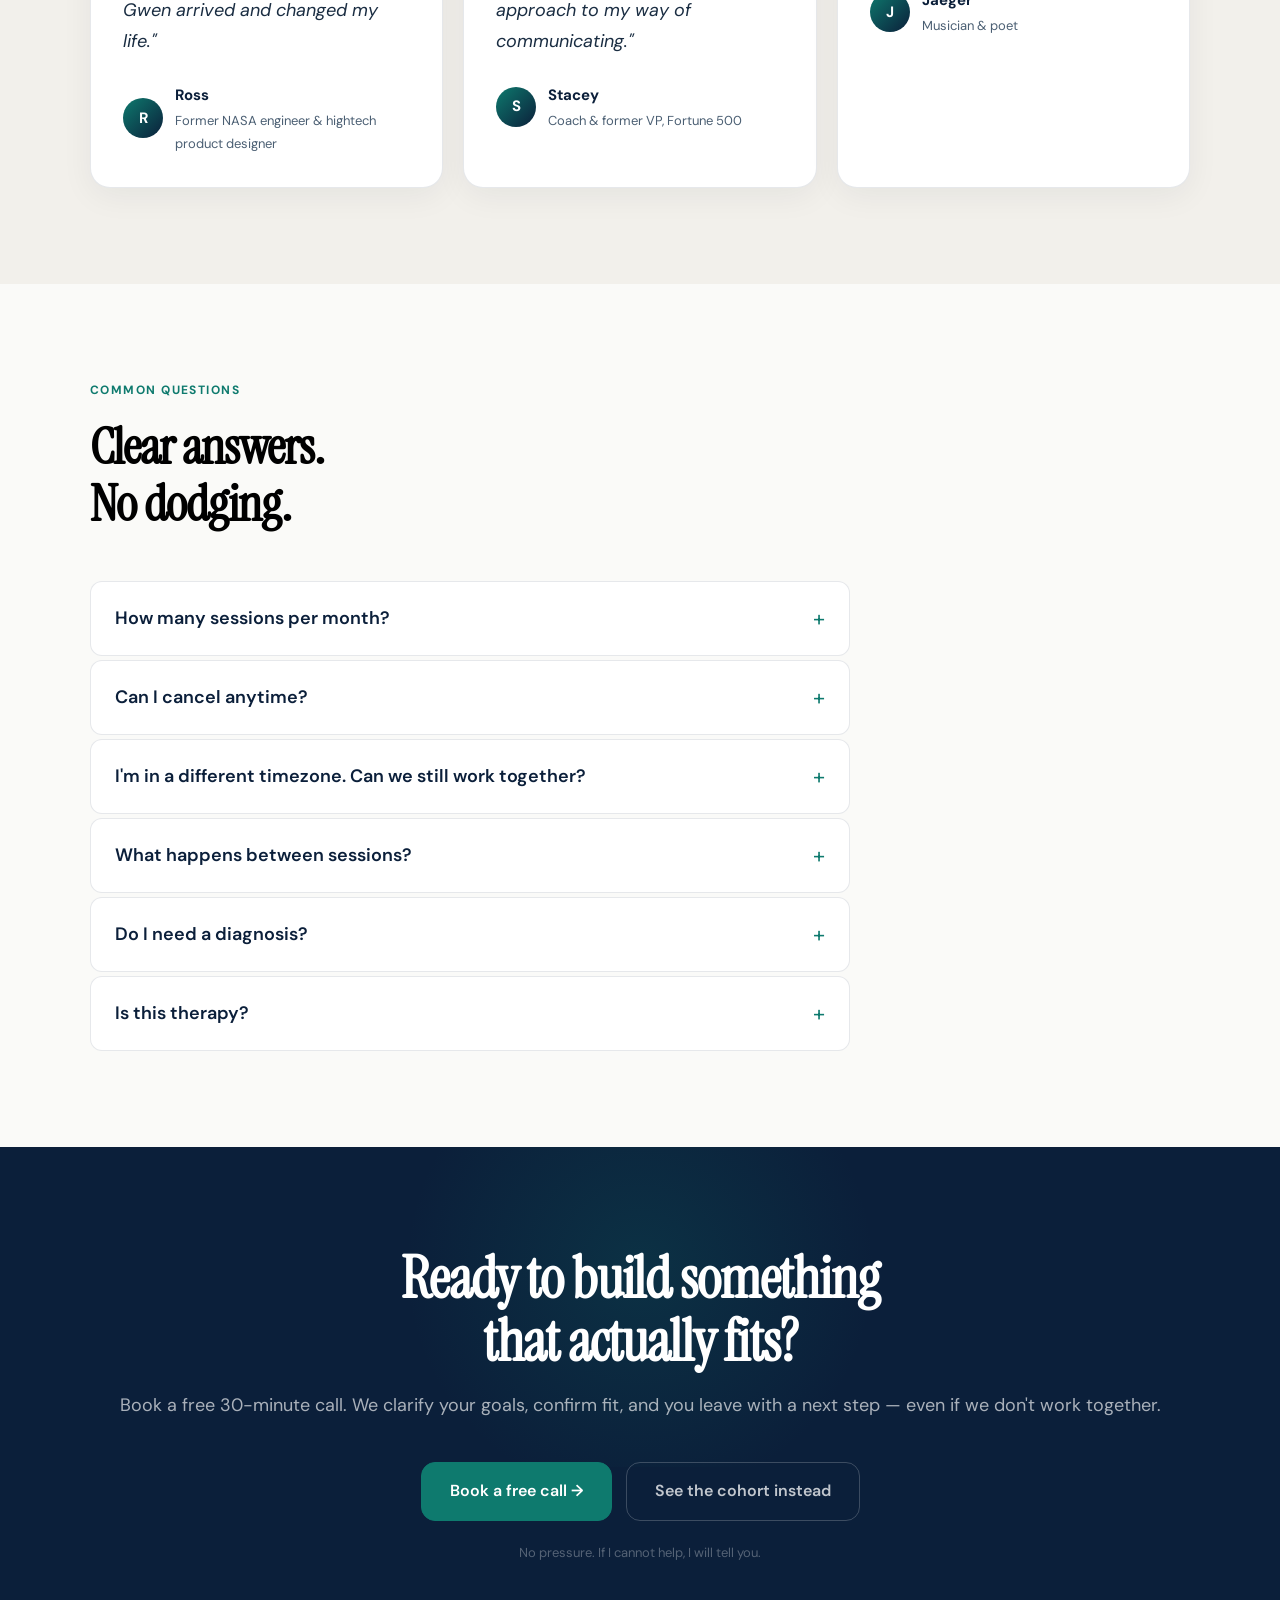
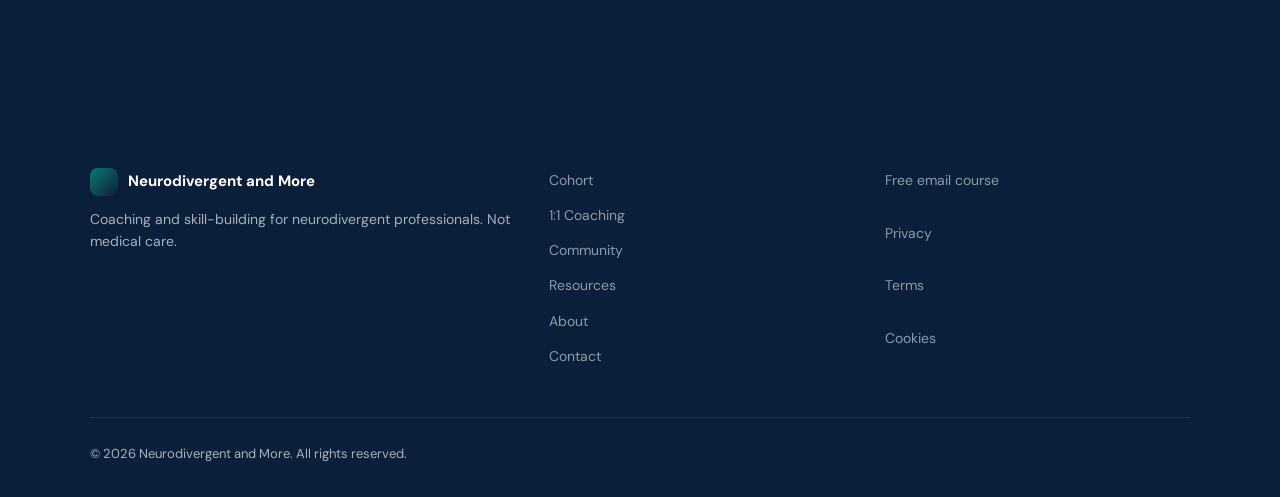
<file: coaching.html>
<!doctype html>
<html lang="en">
<head>
  <meta charset="utf-8" />
  <meta name="viewport" content="width=device-width, initial-scale=1" />
  <title>1:1 Coaching - Neurodivergent and More</title>
  <meta name="description" content="Private 1:1 coaching for neurodivergent professionals. Flexible, ongoing, built around your context. No cookie-cutter frameworks." />
  <link rel="preconnect" href="https://fonts.googleapis.com" />
  <link rel="preconnect" href="https://fonts.gstatic.com" crossorigin />
  <link href="https://fonts.googleapis.com/css2?family=Instrument+Serif:ital@0;1&family=DM+Sans:ital,wght@0,400;0,500;0,600;0,700;1,400&display=swap" rel="stylesheet" />
  <style>
    :root{--navy:#0B1F3A;--teal:#0E7A6E;--amber:#DFA200;--bg:#FAFAF8;--muted:#4B5F73;--border:rgba(11,31,58,0.10);--serif:'Instrument Serif',Georgia,serif;--sans:'DM Sans',system-ui,sans-serif;}
    *,*::before,*::after{box-sizing:border-box;margin:0;padding:0;}
    html{scroll-behavior:smooth;}
    body{font-family:var(--sans);background:var(--bg);color:var(--navy);font-size:19px;line-height:1.80;overflow-x:hidden;}
    a{text-decoration:none;color:inherit;}
    .container{width:min(1100px,calc(100% - 48px));margin-inline:auto;}

    /* NAV */
    .site-header{position:sticky;top:0;z-index:100;background:rgba(250,250,248,0.95);backdrop-filter:blur(12px);border-bottom:1px solid var(--border);}
    .nav{display:flex;align-items:center;justify-content:space-between;padding:16px 0;gap:16px;}
    .brand{display:flex;align-items:center;gap:10px;font-weight:700;font-size:15px;}
    .brand-mark{width:28px;height:28px;border-radius:8px;background:linear-gradient(135deg,var(--teal),var(--navy));flex-shrink:0;}
    .nav-links{display:flex;align-items:center;gap:4px;}
    .nav-links a{padding:8px 12px;border-radius:10px;font-size:14px;font-weight:500;color:rgba(11,31,58,0.80);transition:background .15s;}
    .nav-links a:hover{background:rgba(11,31,58,0.06);}
    .nav-links a[aria-current="page"]{background:rgba(14,122,110,0.10);color:var(--navy);}
    .btn{display:inline-flex;align-items:center;gap:8px;padding:10px 20px;border-radius:12px;font-weight:600;font-size:14px;cursor:pointer;border:1px solid transparent;transition:all .15s;white-space:nowrap;font-family:var(--sans);}
    .btn-primary{background:var(--teal);color:white!important;border-color:var(--teal);}
    .btn-primary:hover{filter:brightness(1.05);}
    .btn-ghost{background:transparent;color:var(--navy);border-color:var(--border);}
    .btn-ghost:hover{background:rgba(11,31,58,0.06);}
    .btn-lg{padding:14px 28px;font-size:16px;border-radius:14px;}
    .btn-full{width:100%;justify-content:center;}

    /* HERO */
    .hero{background:linear-gradient(160deg,#0B1F3A 0%,#0d2e50 60%,#0B2E3A 100%);padding:100px 0 80px;position:relative;overflow:hidden;}
    .hero::before{content:'';position:absolute;top:-80px;right:-80px;width:500px;height:500px;background:radial-gradient(circle,rgba(14,122,110,0.22) 0%,transparent 65%);pointer-events:none;}
    .hero-inner{display:grid;grid-template-columns:1fr 340px;gap:64px;align-items:center;position:relative;z-index:1;}
    .hero-eyebrow{font-size:12px;font-weight:700;letter-spacing:.12em;text-transform:uppercase;color:var(--amber);margin-bottom:20px;}
    .hero h1{font-family:var(--serif);font-size:clamp(44px,5vw,68px);color:white;line-height:1.05;letter-spacing:-.02em;margin-bottom:24px;}
    .hero-sub{font-size:20px;color:rgba(255,255,255,.78);line-height:1.75;margin-bottom:36px;max-width:520px;}
    .hero-ctas{display:flex;gap:12px;flex-wrap:wrap;}
    .hero-fineprint{margin-top:18px;font-size:13px;color:rgba(255,255,255,.38);}
    .price-card{background:rgba(255,255,255,.06);border:1px solid rgba(255,255,255,.14);border-radius:24px;padding:36px 32px;}
    .price-tag{font-size:13px;font-weight:700;letter-spacing:.10em;text-transform:uppercase;color:var(--amber);margin-bottom:20px;}
    .price-amount{font-family:var(--serif);font-size:52px;color:white;line-height:1;margin-bottom:4px;}
    .price-period{font-size:16px;color:rgba(255,255,255,.55);margin-bottom:24px;}
    .price-divider{border:none;border-top:1px solid rgba(255,255,255,.10);margin-bottom:20px;}
    .price-list{list-style:none;display:grid;gap:12px;margin-bottom:28px;}
    .price-list li{display:flex;align-items:flex-start;gap:10px;font-size:16px;color:rgba(255,255,255,.80);line-height:1.55;}
    .price-check{color:var(--teal);font-weight:700;flex-shrink:0;}
    .price-note{font-size:13px;color:rgba(255,255,255,.40);text-align:center;margin-top:12px;}

    /* FOR WHO */
    .section-eyebrow{font-size:12px;font-weight:700;letter-spacing:.12em;text-transform:uppercase;color:var(--teal);margin-bottom:16px;}
    .section-title{font-family:var(--serif);font-size:clamp(34px,4vw,52px);color:#000;line-height:1.12;letter-spacing:-.02em;margin-bottom:16px;}
    .section-sub{font-size:19px;color:var(--muted);margin-bottom:56px;max-width:560px;}
    .for-who{padding:96px 0;background:var(--bg);}
    .for-who-inner{display:grid;grid-template-columns:1fr 1fr;border:1px solid var(--border);border-radius:28px;overflow:hidden;background:white;}
    .for-who-col{padding:56px 48px;}
    .for-who-col:first-child{border-right:1px solid var(--border);}
    .for-who-tag{font-size:12px;font-weight:700;letter-spacing:.10em;text-transform:uppercase;margin-bottom:20px;display:block;}
    .tag-yes{color:var(--teal);}
    .tag-no{color:#b03030;}
    .for-who-col h2{font-family:var(--serif);font-size:clamp(26px,3vw,34px);color:var(--navy);margin-bottom:28px;line-height:1.2;}
    .for-who-list{list-style:none;display:grid;gap:16px;}
    .for-who-list li{display:flex;align-items:flex-start;gap:12px;font-size:19px;line-height:1.70;color:#1a2d42;}
    .for-who-list li .ar{font-weight:700;flex-shrink:0;margin-top:2px;}
    .for-who-col:first-child .ar{color:var(--teal);}
    .for-who-col:last-child .ar{color:rgba(11,31,58,.22);}
    .for-who-note{margin-top:28px;font-size:13px;color:var(--muted);padding-top:20px;border-top:1px solid var(--border);}

    /* WHAT WE WORK ON */
    .work-on{padding:96px 0;background:#F2F0EB;border-top:1px solid var(--border);border-bottom:1px solid var(--border);}
    .work-grid{display:grid;grid-template-columns:repeat(3,1fr);gap:2px;background:var(--border);}
    .work-item{background:white;padding:36px 32px;}
    .work-num{font-family:var(--serif);font-size:32px;color:var(--teal);opacity:.5;line-height:1;margin-bottom:16px;}
    .work-title{font-size:20px;font-weight:700;color:var(--navy);margin-bottom:12px;line-height:1.3;}
    .work-desc{font-size:17px;color:#2c4060;line-height:1.75;}

    /* HOW IT WORKS */
    .how-it-works{padding:96px 0;background:var(--navy);position:relative;overflow:hidden;}
    .how-it-works::before{content:'';position:absolute;bottom:-100px;right:-100px;width:400px;height:400px;background:radial-gradient(circle,rgba(14,122,110,.18) 0%,transparent 65%);}
    .how-eyebrow{font-size:12px;font-weight:700;letter-spacing:.12em;text-transform:uppercase;color:var(--amber);margin-bottom:16px;}
    .how-title{font-family:var(--serif);font-size:clamp(34px,4vw,52px);color:white;line-height:1.12;letter-spacing:-.02em;margin-bottom:64px;}
    .steps-flow{display:grid;grid-template-columns:repeat(4,1fr);gap:32px;position:relative;z-index:1;}
    .step-num{font-family:var(--serif);font-size:40px;color:var(--amber);line-height:1;margin-bottom:8px;opacity:.85;}
    .step-title{font-size:17px;font-weight:700;color:white;margin-bottom:10px;line-height:1.3;}
    .step-desc{font-size:17px;color:rgba(255,255,255,.65);line-height:1.70;}

    /* VS TABLE */
    .vs-section{padding:96px 0;background:var(--bg);}
    .vs-table{border:1px solid var(--border);border-radius:20px;overflow:hidden;background:white;}
    .vs-header{display:grid;grid-template-columns:1fr 1fr 1fr;background:#F2F0EB;border-bottom:1px solid var(--border);}
    .vs-col-head{padding:20px 28px;font-size:14px;font-weight:700;color:var(--muted);}
    .vs-col-head.hl{background:rgba(14,122,110,.08);color:var(--teal);}
    .vs-row{display:grid;grid-template-columns:1fr 1fr 1fr;border-bottom:1px solid var(--border);}
    .vs-row:last-child{border-bottom:none;}
    .vs-cell{padding:20px 28px;font-size:17px;color:#1a2d42;line-height:1.55;}
    .vs-cell.hl{background:rgba(14,122,110,.04);}
    .vs-cell.label{font-weight:600;color:var(--navy);}
    .check{color:var(--teal);font-weight:700;}
    .dash{color:rgba(11,31,58,.25);}

    /* TESTIMONIALS */
    .testimonials{padding:96px 0;background:#F2F0EB;border-top:1px solid var(--border);}
    .testi-grid{display:grid;grid-template-columns:repeat(3,1fr);gap:20px;}
    .testi-card{background:white;border:1px solid var(--border);border-radius:20px;padding:32px;box-shadow:0 8px 32px rgba(11,31,58,.06);}
    .testi-stars{color:var(--amber);font-size:16px;margin-bottom:16px;letter-spacing:2px;}
    .testi-quote{font-size:18px;color:#1a2d42;line-height:1.75;font-style:italic;margin-bottom:24px;}
    .testi-author{display:flex;align-items:center;gap:12px;}
    .testi-avatar{width:40px;height:40px;border-radius:50%;background:linear-gradient(135deg,var(--teal),var(--navy));display:flex;align-items:center;justify-content:center;font-weight:700;color:white;font-size:15px;flex-shrink:0;}
    .testi-name{font-weight:700;font-size:15px;color:var(--navy);}
    .testi-role{font-size:13px;color:var(--muted);}

    /* FAQ */
    .faq-section{padding:96px 0;}
    .faq-list{display:grid;gap:4px;max-width:760px;}
    .faq-item{background:white;border:1px solid var(--border);border-radius:12px;overflow:hidden;}
    .faq-q{width:100%;text-align:left;background:none;border:none;padding:22px 24px;font-size:18px;font-weight:600;color:var(--navy);cursor:pointer;font-family:var(--sans);display:flex;justify-content:space-between;align-items:center;gap:12px;}
    .faq-q::after{content:'+';font-size:22px;font-weight:400;color:var(--teal);flex-shrink:0;transition:transform .2s;}
    .faq-q[aria-expanded="true"]::after{transform:rotate(45deg);}
    .faq-a{padding:0 24px;}
    .faq-a p{padding-bottom:22px;font-size:18px;color:#2c4060;line-height:1.80;}

    /* CTA */
    .cta-band{padding:100px 0;background:var(--navy);text-align:center;position:relative;overflow:hidden;}
    .cta-band::before{content:'';position:absolute;top:-80px;left:50%;transform:translateX(-50%);width:600px;height:400px;background:radial-gradient(circle,rgba(14,122,110,.20) 0%,transparent 65%);pointer-events:none;}
    .cta-band h2{font-family:var(--serif);font-size:clamp(38px,4.5vw,62px);color:white;line-height:1.1;letter-spacing:-.02em;margin-bottom:16px;position:relative;z-index:1;}
    .cta-band p{font-size:18px;color:rgba(255,255,255,.65);margin-bottom:40px;position:relative;z-index:1;}
    .cta-btns{display:flex;gap:14px;justify-content:center;flex-wrap:wrap;position:relative;z-index:1;}

    /* FOOTER */
    .site-footer{background:var(--navy);color:rgba(255,255,255,.65);padding:64px 0 32px;}
    .footer-grid{display:grid;grid-template-columns:1.4fr 1fr 1fr;gap:32px;margin-bottom:48px;}
    .footer-brand{display:flex;align-items:center;gap:10px;font-weight:700;color:white;margin-bottom:12px;font-size:15px;}
    .footer-links{display:grid;gap:10px;}
    .footer-links a{font-size:14px;color:rgba(255,255,255,.55);}
    .footer-links a:hover{color:white;}
    .footer-bottom{padding-top:24px;border-top:1px solid rgba(255,255,255,.08);font-size:13px;}

    @media(max-width:900px){
      .hero-inner{grid-template-columns:1fr;}
      .price-card{display:none;}
      .for-who-inner{grid-template-columns:1fr;}
      .for-who-col:first-child{border-right:none;border-bottom:1px solid var(--border);}
      .work-grid{grid-template-columns:1fr;}
      .steps-flow{grid-template-columns:1fr 1fr;gap:32px;}
      .vs-header,.vs-row{grid-template-columns:1fr 1fr;}
      .vs-col-head:first-child,.vs-cell.label{display:none;}
      .testi-grid{grid-template-columns:1fr;}
      .footer-grid{grid-template-columns:1fr;}
    }
    @media(max-width:600px){
      .hero{padding:72px 0 56px;}
      .for-who-col{padding:36px 24px;}
      .steps-flow{grid-template-columns:1fr;}
    }
  </style>
</head>
<body>

  <header class="site-header">
    <nav class="nav container">
      <a class="brand" href="/index.html">
        <span class="brand-mark" aria-hidden="true"></span>
        <span>Neurodivergent and More</span>
      </a>
      <div class="nav-links">
        <a href="/program.html">Cohort</a>
        <a aria-current="page" href="/coaching.html" style="white-space:nowrap;">1:1 Coaching</a>
        <a href="/community.html">Community</a>
        <a href="/resources.html">Resources</a>
        <a href="/about.html">About</a>
        <a class="btn btn-ghost" style="margin-left:8px;" href="/free-course.html">Free course</a>
        <a class="btn btn-primary" href="/contact.html">Book a call</a>
      </div>
    </nav>
  </header>

  <main id="main">

    <section class="hero">
      <div class="container">
        <div class="hero-inner">
          <div>
            <div class="hero-eyebrow">Private 1:1 coaching</div>
            <h1>Built entirely<br>around you.</h1>
            <p class="hero-sub">No cohort schedule to follow. No group pace to match. Just focused, private work on the systems, patterns, and habits that matter most for your specific brain and life.</p>
            <div class="hero-ctas">
              <a href="/contact.html" class="btn btn-primary btn-lg">Book a free call →</a>
              <a href="/program.html" class="btn btn-ghost btn-lg" style="color:rgba(255,255,255,.80);border-color:rgba(255,255,255,.20);">See the cohort instead</a>
            </div>
            <p class="hero-fineprint">If I cannot help, I will tell you. No pressure.</p>
          </div>
          <div class="price-card">
            <div class="price-tag">Investment</div>
            <div class="price-amount">$600<span style="font-size:28px;opacity:.6;">–800</span></div>
            <div class="price-period">per month · ongoing · flexible</div>
            <hr class="price-divider" />
            <ul class="price-list">
              <li><span class="price-check">✓</span> 2–4 sessions/month (50 min each)</li>
              <li><span class="price-check">✓</span> Async support between sessions</li>
              <li><span class="price-check">✓</span> Skool community access</li>
              <li><span class="price-check">✓</span> Templates, trackers &amp; tools</li>
              <li><span class="price-check">✓</span> Custom Neurodivergent OS</li>
              <li><span class="price-check">✓</span> Flexible scheduling — any timezone</li>
            </ul>
            <a href="/contact.html" class="btn btn-primary btn-full">Book a free call →</a>
            <p class="price-note">No diagnosis required · Cancel anytime</p>
          </div>
        </div>
      </div>
    </section>

    <section class="for-who">
      <div class="container">
        <div class="for-who-inner">
          <div class="for-who-col">
            <span class="for-who-tag tag-yes">→ This is for you if</span>
            <h2>You need depth,<br>not a schedule.</h2>
            <ul class="for-who-list">
              <li><span class="ar">✓</span> You want a truly personalized approach — not a program adapted for a group</li>
              <li><span class="ar">✓</span> Your context changes frequently (nomad, freelancer, shifting responsibilities)</li>
              <li><span class="ar">✓</span> You've done programs before and need to go deeper on specific patterns</li>
              <li><span class="ar">✓</span> You're an executive or founder with a complex, high-pressure context</li>
              <li><span class="ar">✓</span> You need maximum flexibility — no fixed cohort dates, async-friendly</li>
            </ul>
            <p class="for-who-note">No diagnosis required. Fit and willingness matter more than labels.</p>
          </div>
          <div class="for-who-col">
            <span class="for-who-tag tag-no">✕ Not the right fit if</span>
            <h2>Some people do better<br>in the cohort.</h2>
            <ul class="for-who-list">
              <li><span class="ar">–</span> You thrive with group energy and peer accountability</li>
              <li><span class="ar">–</span> You want a structured week-by-week curriculum</li>
              <li><span class="ar">–</span> Budget is a priority — the cohort is more cost-effective</li>
              <li><span class="ar">–</span> You're new to this work and want a guided starting point</li>
            </ul>
            <p class="for-who-note">Not sure? Book a free call — we'll figure it out together. No pressure.</p>
          </div>
        </div>
      </div>
    </section>

    <section class="work-on">
      <div class="container">
        <p class="section-eyebrow">What we cover</p>
        <h2 class="section-title">Everything your brain<br>needs to stop crashing.</h2>
        <p class="section-sub">We build your full Neurodivergent OS together — in the order that matters most for you.</p>
        <div class="work-grid">
          <div class="work-item">
            <div class="work-num">01</div>
            <h3 class="work-title">Energy management</h3>
            <p class="work-desc">Identify your real drain patterns, build recovery rules, and protect your week before it collapses. Work with your capacity, not against it.</p>
          </div>
          <div class="work-item">
            <div class="work-num">02</div>
            <h3 class="work-title">Strength mapping</h3>
            <p class="work-desc">Find the conditions where you thrive. Build your work around your actual superpowers instead of brute-forcing tasks your brain resists.</p>
          </div>
          <div class="work-item">
            <div class="work-num">03</div>
            <h3 class="work-title">Focus &amp; execution</h3>
            <p class="work-desc">Minimum timebox. Decision hygiene. Anti-avoidance. The practical tools that make starting less painful and finishing more predictable.</p>
          </div>
          <div class="work-item">
            <div class="work-num">04</div>
            <h3 class="work-title">Emotional skills (non-medical)</h3>
            <p class="work-desc">Tools for overload moments, conflict prep, and decompression routines. Practical skills for high-stakes situations — not therapy.</p>
          </div>
          <div class="work-item">
            <div class="work-num">05</div>
            <h3 class="work-title">Work design &amp; strategy</h3>
            <p class="work-desc">Job shaping, freelancer positioning, boundaries, delivery systems. Build a work life that doesn't require you to mask to survive it.</p>
          </div>
          <div class="work-item">
            <div class="work-num">06</div>
            <h3 class="work-title">System stabilization</h3>
            <p class="work-desc">Keep what works. Drop what doesn't. Build a fast-reset protocol for when life disrupts everything — because it will.</p>
          </div>
        </div>
      </div>
    </section>

    <section class="how-it-works">
      <div class="container" style="position:relative;z-index:1;">
        <p class="how-eyebrow">The process</p>
        <h2 class="how-title">How it works</h2>
        <div class="steps-flow">
          <div>
            <div class="step-num">1</div>
            <div class="step-title">Free discovery call</div>
            <p class="step-desc">30 minutes. We clarify your goals, your context, and whether this is the right fit. No sales pressure.</p>
          </div>
          <div>
            <div class="step-num">2</div>
            <div class="step-title">Baseline &amp; priorities</div>
            <p class="step-desc">First session: map your energy patterns and biggest friction points. Build a simple starting plan together.</p>
          </div>
          <div>
            <div class="step-num">3</div>
            <div class="step-title">Monthly rhythm</div>
            <p class="step-desc">2–4 sessions per month, scheduled around your timezone. Real work, real context, real adjustments.</p>
          </div>
          <div>
            <div class="step-num">4</div>
            <div class="step-title">Build &amp; stabilize</div>
            <p class="step-desc">Keep what works. Test what doesn't. Build a system resilient enough to survive a bad week — or a new city.</p>
          </div>
        </div>
      </div>
    </section>

    <section class="vs-section">
      <div class="container">
        <p class="section-eyebrow" style="text-align:center;">Compare</p>
        <h2 class="section-title" style="text-align:center;margin-bottom:48px;">1:1 coaching vs the cohort</h2>
        <div class="vs-table">
          <div class="vs-header">
            <div class="vs-col-head"></div>
            <div class="vs-col-head hl">1:1 Coaching</div>
            <div class="vs-col-head">8-Week Cohort</div>
          </div>
          <div class="vs-row">
            <div class="vs-cell label">Format</div>
            <div class="vs-cell hl">Private, fully personalized</div>
            <div class="vs-cell">Group program, structured curriculum</div>
          </div>
          <div class="vs-row">
            <div class="vs-cell label">Schedule</div>
            <div class="vs-cell hl">Flexible — your timezone, your pace</div>
            <div class="vs-cell">Weekly live sessions (recordings available)</div>
          </div>
          <div class="vs-row">
            <div class="vs-cell label">Duration</div>
            <div class="vs-cell hl">Ongoing — cancel anytime</div>
            <div class="vs-cell">8 weeks, defined start &amp; end</div>
          </div>
          <div class="vs-row">
            <div class="vs-cell label">Investment</div>
            <div class="vs-cell hl">$600–800/month</div>
            <div class="vs-cell">$1,600 total (or $400/month × 4)</div>
          </div>
          <div class="vs-row">
            <div class="vs-cell label">Community access</div>
            <div class="vs-cell hl"><span class="check">✓</span> Included</div>
            <div class="vs-cell"><span class="check">✓</span> Included</div>
          </div>
          <div class="vs-row">
            <div class="vs-cell label">Peer accountability</div>
            <div class="vs-cell hl"><span class="dash">–</span> Not included</div>
            <div class="vs-cell"><span class="check">✓</span> Included</div>
          </div>
          <div class="vs-row">
            <div class="vs-cell label">Depth of personalization</div>
            <div class="vs-cell hl"><span class="check">✓✓</span> Maximum</div>
            <div class="vs-cell"><span class="check">✓</span> Strong</div>
          </div>
        </div>
        <p style="text-align:center;font-size:15px;color:var(--muted);margin-top:20px;">Not sure which fits? Book a free call — we'll figure it out together.</p>
      </div>
    </section>

    <section class="testimonials">
      <div class="container">
        <p class="section-eyebrow">What clients say</p>
        <h2 class="section-title" style="margin-bottom:48px;">Real results.<br>No hype, no magic promises.</h2>
        <div class="testi-grid">
          <div class="testi-card">
            <div class="testi-stars">★★★★★</div>
            <p class="testi-quote">"Even if I followed multiple trainings about ADHD, always the same things that didn't work... And Gwen arrived and changed my life."</p>
            <div class="testi-author">
              <div class="testi-avatar">R</div>
              <div>
                <div class="testi-name">Ross</div>
                <div class="testi-role">Former NASA engineer &amp; hightech product designer</div>
              </div>
            </div>
          </div>
          <div class="testi-card">
            <div class="testi-stars">★★★★★</div>
            <p class="testi-quote">"I was able to understand my neurodivergent customers and employees, so I changed my approach to my way of communicating."</p>
            <div class="testi-author">
              <div class="testi-avatar">S</div>
              <div>
                <div class="testi-name">Stacey</div>
                <div class="testi-role">Coach &amp; former VP, Fortune 500</div>
              </div>
            </div>
          </div>
          <div class="testi-card">
            <div class="testi-stars">★★★★★</div>
            <p class="testi-quote">"I got back a working life and the right person to help me."</p>
            <div class="testi-author">
              <div class="testi-avatar">J</div>
              <div>
                <div class="testi-name">Jaeger</div>
                <div class="testi-role">Musician &amp; poet</div>
              </div>
            </div>
          </div>
        </div>
      </div>
    </section>

    <section class="faq-section">
      <div class="container">
        <p class="section-eyebrow">Common questions</p>
        <h2 class="section-title" style="margin-bottom:48px;">Clear answers.<br>No dodging.</h2>
        <div class="faq-list" data-accordion>
          <div class="faq-item">
            <button class="faq-q" aria-expanded="false">How many sessions per month?</button>
            <div class="faq-a" hidden><p>Typically 2–4 sessions of 50 minutes each, depending on your needs and pace. We figure out the right rhythm in the first session.</p></div>
          </div>
          <div class="faq-item">
            <button class="faq-q" aria-expanded="false">Can I cancel anytime?</button>
            <div class="faq-a" hidden><p>Yes. There's no long-term contract. You can pause or stop with one month's notice. The goal is that you stay because it's working — not because you're locked in.</p></div>
          </div>
          <div class="faq-item">
            <button class="faq-q" aria-expanded="false">I'm in a different timezone. Can we still work together?</button>
            <div class="faq-a" hidden><p>Yes. Sessions are scheduled flexibly around your timezone. If you're a nomad and your timezone changes regularly, we adapt. Notes and summaries after each session keep you covered async too.</p></div>
          </div>
          <div class="faq-item">
            <button class="faq-q" aria-expanded="false">What happens between sessions?</button>
            <div class="faq-a" hidden><p>You get async support via Skool, plus direct access between sessions if something urgent comes up. You're not on your own between calls.</p></div>
          </div>
          <div class="faq-item">
            <button class="faq-q" aria-expanded="false">Do I need a diagnosis?</button>
            <div class="faq-a" hidden><p>No. If the patterns and challenges resonate, we can work with that. We focus on systems, support, and skills — not labels.</p></div>
          </div>
          <div class="faq-item">
            <button class="faq-q" aria-expanded="false">Is this therapy?</button>
            <div class="faq-a" hidden><p>No. This is coaching and skill-building support. We focus on practical systems, habits, and tools. If you need clinical care, I'll tell you honestly and help you find the right resource.</p></div>
          </div>
        </div>
      </div>
    </section>

    <section class="cta-band">
      <div class="container">
        <h2>Ready to build something<br>that actually fits?</h2>
        <p>Book a free 30-minute call. We clarify your goals, confirm fit, and you leave with a next step — even if we don't work together.</p>
        <div class="cta-btns">
          <a href="/contact.html" class="btn btn-primary btn-lg">Book a free call →</a>
          <a href="/program.html" class="btn btn-ghost btn-lg" style="color:rgba(255,255,255,.75);border-color:rgba(255,255,255,.20);">See the cohort instead</a>
        </div>
        <p style="font-size:13px;color:rgba(255,255,255,.30);margin-top:20px;">No pressure. If I cannot help, I will tell you.</p>
      </div>
    </section>

  </main>

  <footer class="site-footer">
    <div class="container">
      <div class="footer-grid">
        <div>
          <div class="footer-brand"><span class="brand-mark" aria-hidden="true"></span><span>Neurodivergent and More</span></div>
          <p style="font-size:14px;line-height:1.6;">Coaching and skill-building for neurodivergent professionals. Not medical care.</p>
        </div>
        <div class="footer-links">
          <a href="/program.html">Cohort</a>
          <a href="/coaching.html" style="white-space:nowrap;">1:1 Coaching</a>
          <a href="/community.html">Community</a>
          <a href="/resources.html">Resources</a>
          <a href="/about.html">About</a>
          <a href="/contact.html">Contact</a>
        </div>
        <div class="footer-links">
          <a href="/free-course.html">Free email course</a>
          <a href="/privacy.html">Privacy</a>
          <a href="/terms.html">Terms</a>
          <a href="/cookies.html">Cookies</a>
        </div>
      </div>
      <div class="footer-bottom"><p>© <span id="year"></span> Neurodivergent and More. All rights reserved.</p></div>
    </div>
  </footer>

  <script>
    document.getElementById('year').textContent = new Date().getFullYear();
    document.querySelectorAll('[data-accordion] .faq-q').forEach(btn => {
      btn.addEventListener('click', () => {
        const expanded = btn.getAttribute('aria-expanded') === 'true';
        document.querySelectorAll('[data-accordion] .faq-q').forEach(b => {
          b.setAttribute('aria-expanded', 'false');
          b.nextElementSibling.hidden = true;
        });
        if (!expanded) {
          btn.setAttribute('aria-expanded', 'true');
          btn.nextElementSibling.hidden = false;
        }
      });
    });
  </script>
</body>
</html>
</file>
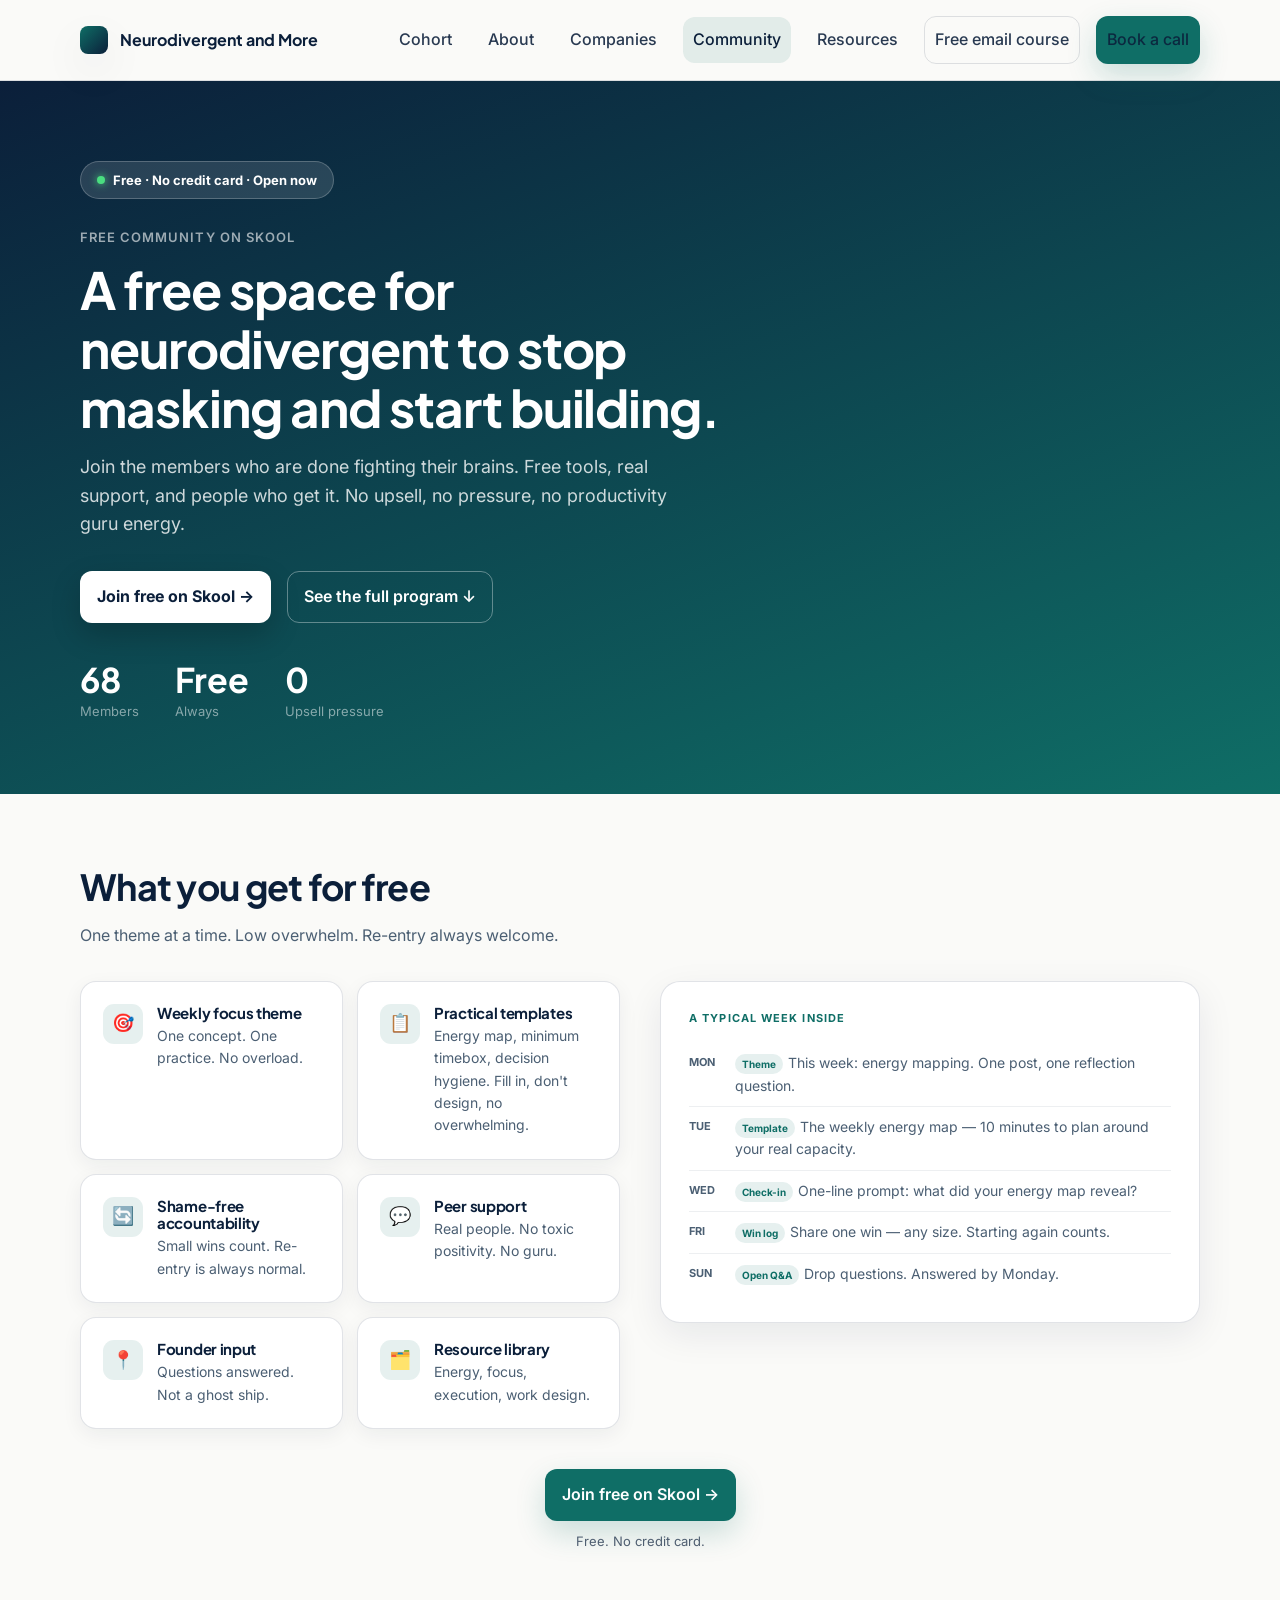
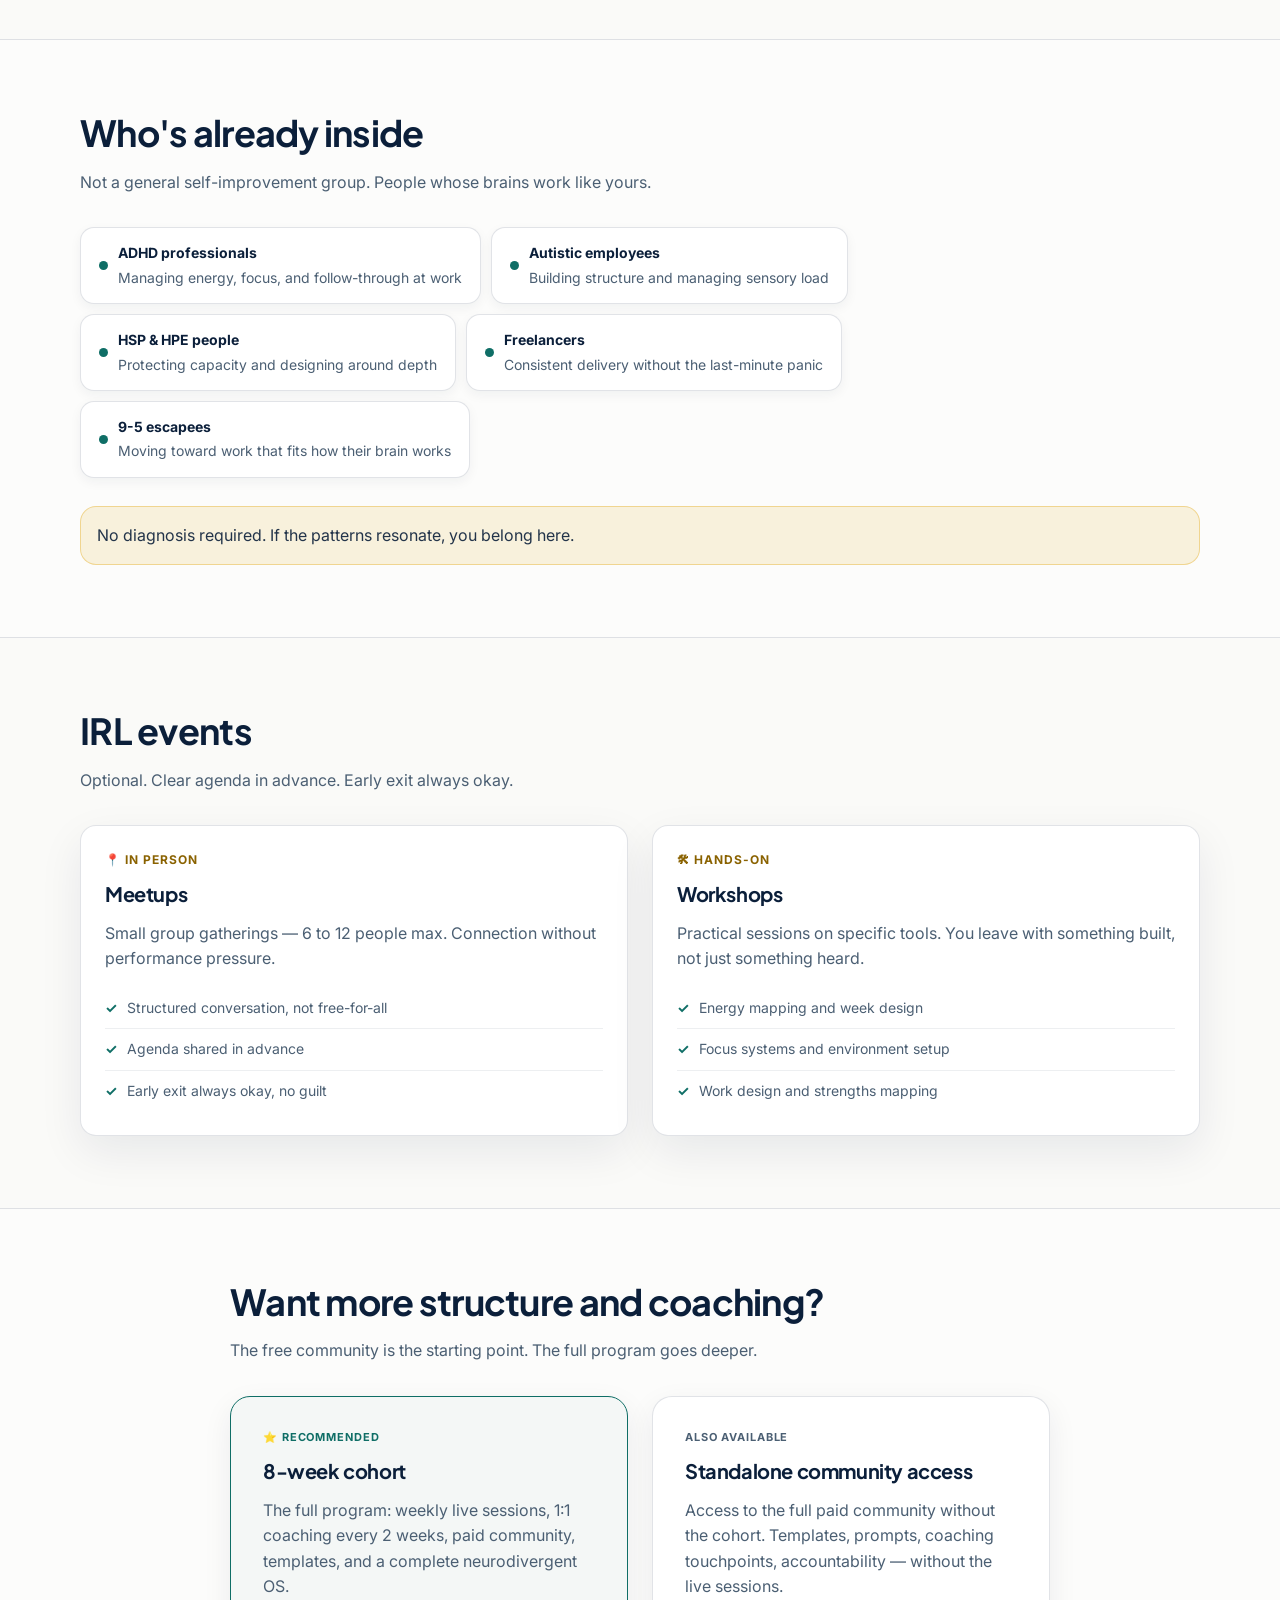
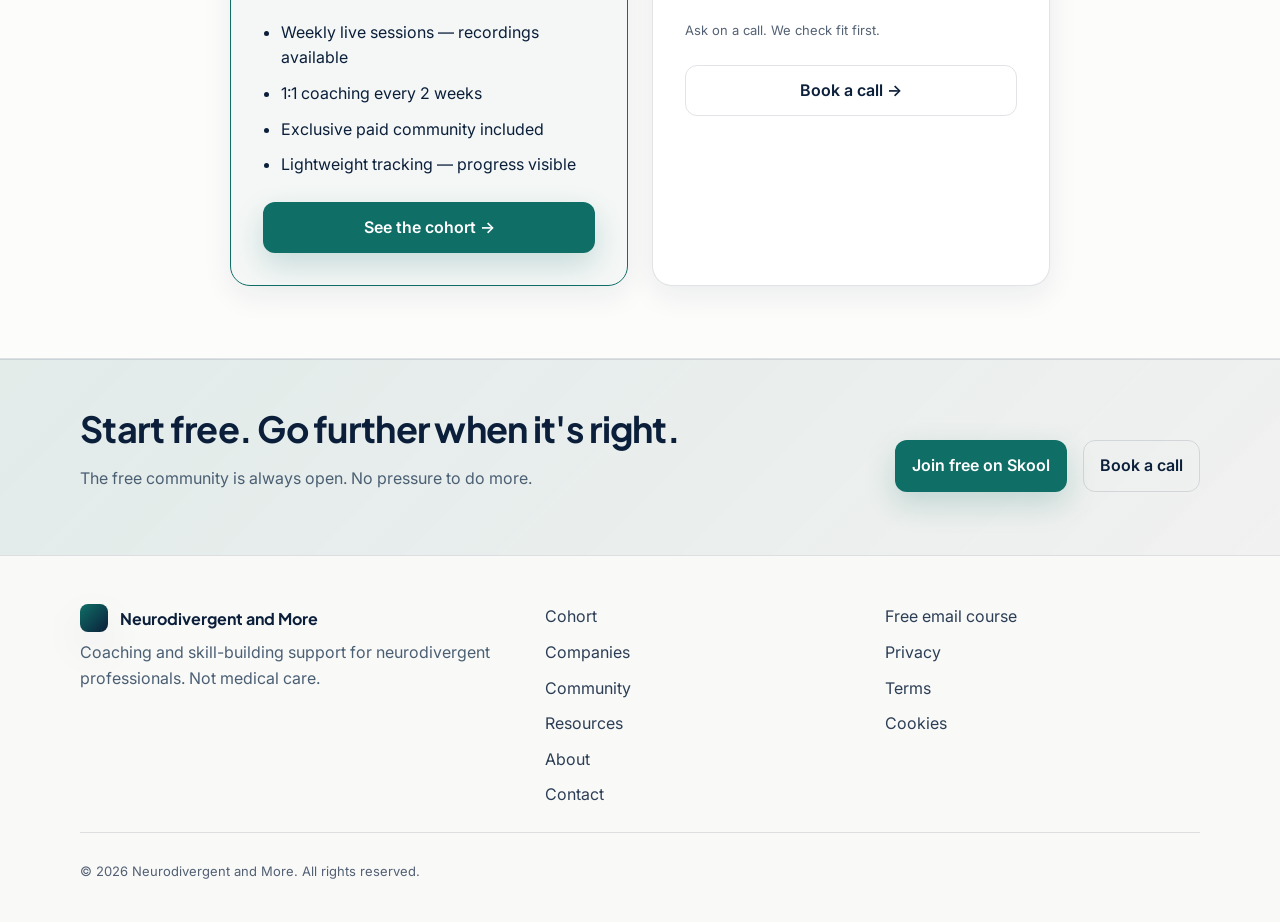
<file: community.html>
<!doctype html>
<html lang="en">
<head>
  <meta charset="utf-8" />
  <meta name="viewport" content="width=device-width, initial-scale=1" />
  <title>Community - Neurodivergent and More</title>
  <meta name="description" content="Join the free Skool community for neurodivergent professionals. No upsell. No pressure. Just tools, support, and people who get it." />

  <meta property="og:title" content="Community - Neurodivergent and More" />
  <meta property="og:description" content="Join the free Skool community for neurodivergent professionals. No upsell. No pressure. Just tools, support, and people who get it." />
  <meta property="og:type" content="website" />

  <link rel="icon" href="/assets/favicon.ico" />
  <link rel="preconnect" href="https://fonts.googleapis.com" />
  <link rel="preconnect" href="https://fonts.gstatic.com" crossorigin />
  <link href="https://fonts.googleapis.com/css2?family=Inter:wght@400;500;600&family=Plus+Jakarta+Sans:wght@600;700&display=swap" rel="stylesheet" />
  <link rel="stylesheet" href="/assets/styles.css" />

  <style>
    .free-hero {
      padding: 80px 0 72px;
      background: linear-gradient(160deg, #0B1F3A 0%, #0F6E66 100%);
      color: white;
    }
    .free-hero .eyebrow { color: rgba(255,255,255,0.60); }
    .free-hero h1 { color: white; max-width: 740px; }
    .free-hero .lead { color: rgba(255,255,255,0.80); max-width: 600px; }
    .free-hero .fineprint { color: rgba(255,255,255,0.45); }

    .free-badge {
      display: inline-flex;
      align-items: center;
      gap: 8px;
      background: rgba(255,255,255,0.12);
      border: 1px solid rgba(255,255,255,0.22);
      color: white;
      font-size: 13px;
      font-weight: 700;
      padding: 8px 16px;
      border-radius: 999px;
      margin-bottom: 28px;
    }
    .free-badge-dot {
      width: 8px; height: 8px;
      border-radius: 50%;
      background: #4ade80;
      box-shadow: 0 0 8px #4ade80;
    }

    .hero-stats {
      display: flex;
      gap: 36px;
      margin-top: 40px;
      flex-wrap: wrap;
    }
    .hero-stat-number {
      font-family: var(--font-head);
      font-size: 34px;
      font-weight: 700;
      color: white;
      line-height: 1;
    }
    .hero-stat-label {
      font-size: 13px;
      color: rgba(255,255,255,0.50);
      margin-top: 4px;
    }

    .btn-white {
      background: white;
      color: #0B1F3A;
      font-weight: 700;
      box-shadow: 0 12px 30px rgba(0,0,0,0.20);
    }
    .btn-white:hover { filter: brightness(0.97); }

    .btn-outline-white {
      background: transparent;
      border: 1px solid rgba(255,255,255,0.35);
      color: white;
    }
    .btn-outline-white:hover { background: rgba(255,255,255,0.10); }

    .inside-item {
      background: white;
      border: 1px solid var(--border);
      border-radius: 16px;
      padding: 22px;
      box-shadow: 0 6px 20px rgba(11,31,58,0.06);
      display: flex;
      gap: 14px;
      align-items: flex-start;
    }
    .inside-icon {
      width: 40px; height: 40px;
      border-radius: 11px;
      background: rgba(15,110,102,0.10);
      display: flex; align-items: center; justify-content: center;
      flex-shrink: 0;
      font-size: 18px;
    }
    .inside-item h3 { font-size: 15px; margin-bottom: 4px; }
    .inside-item p  { font-size: 14px; color: var(--muted); margin: 0; }

    .member-card {
      background: white;
      border: 1px solid var(--border);
      border-radius: 14px;
      padding: 14px 18px;
      font-size: 14px;
      color: var(--muted);
      display: flex;
      align-items: center;
      gap: 10px;
      box-shadow: 0 4px 12px rgba(11,31,58,0.05);
    }
    .member-dot { width: 9px; height: 9px; border-radius: 50%; background: var(--teal); flex-shrink: 0; }
    .member-card strong { color: var(--text); display: block; font-size: 14px; margin-bottom: 2px; }

    .members-strip { display: flex; flex-wrap: wrap; gap: 10px; margin-top: 24px; }

    .week-sample {
      background: white;
      border: 1px solid var(--border);
      border-radius: 20px;
      padding: 28px;
      box-shadow: 0 12px 36px rgba(11,31,58,0.08);
    }
    .week-sample-title {
      font-size: 11px; font-weight: 700; letter-spacing: .1em;
      text-transform: uppercase; color: var(--teal); margin-bottom: 16px;
    }
    .week-day {
      display: flex; gap: 12px; align-items: flex-start;
      padding: 9px 0; border-bottom: 1px solid rgba(11,31,58,0.07);
      font-size: 14px; color: var(--muted);
    }
    .week-day:last-child { border-bottom: none; }
    .day-label { font-size: 11px; font-weight: 700; color: var(--muted); min-width: 34px; padding-top: 2px; }
    .day-tag { display: inline-block; font-size: 10px; font-weight: 700; background: rgba(15,110,102,0.10); color: var(--teal); padding: 2px 7px; border-radius: 999px; margin-right: 5px; }

    .tier-card {
      background: white;
      border: 1px solid var(--border);
      border-radius: 20px;
      padding: 32px;
      box-shadow: 0 10px 30px rgba(11,31,58,0.07);
    }
    .tier-card.featured {
      border-color: var(--teal);
      background: rgba(15,110,102,0.03);
    }
    .tier-label { font-size: 11px; font-weight: 700; letter-spacing: .08em; text-transform: uppercase; margin-bottom: 12px; }

    .irl-features { list-style: none; padding: 0; margin: 14px 0 0; }
    .irl-features li {
      display: flex; gap: 10px; padding: 9px 0;
      border-bottom: 1px solid rgba(11,31,58,0.07);
      font-size: 14px; color: var(--muted);
    }
    .irl-features li:last-child { border-bottom: none; }
    .irl-features li::before { content: "✓"; color: var(--teal); font-weight: 700; flex-shrink: 0; }

    @media (max-width: 700px) {
      .inside-2col { grid-template-columns: 1fr !important; }
      .hero-stats { gap: 20px; }
    }
  </style>
</head>

<body>
  <a class="skip-link" href="#main">Skip to content</a>

  <header class="site-header">
    <nav class="nav container" aria-label="Primary">
      <a class="brand" href="/index.html">
        <span class="brand-mark" aria-hidden="true"></span>
        <span class="brand-text">Neurodivergent and More</span>
      </a>
      <button class="nav-toggle" type="button" aria-expanded="false" aria-controls="nav-menu">
        <span class="sr-only">Open menu</span>
        <span class="nav-toggle-bars" aria-hidden="true"></span>
      </button>
      <div class="nav-menu" id="nav-menu">
        <a href="/program.html">Cohort</a>
        <a href="/about.html">About</a>
        <a href="/companies.html">Companies</a>
        <a aria-current="page" href="/community.html">Community</a>
        <a href="/resources.html">Resources</a>
        <a class="btn btn-ghost" href="/free-course.html">Free email course</a>
        <a class="btn btn-primary" href="/contact.html">Book a call</a>
      </div>
    </nav>
  </header>

  <main id="main">

    <!-- ══ HERO — FREE COMMUNITY ══ -->
    <section class="free-hero">
      <div class="container">
        <div class="free-badge">
          <span class="free-badge-dot"></span>
          Free · No credit card · Open now
        </div>

        <p class="eyebrow">Free community on Skool</p>
        <h1>A free space for neurodivergent to stop masking and start building.</h1>
        <p class="lead">
          Join the members who are done fighting their brains. Free tools, real support, and people who get it. No upsell, no pressure, no productivity guru energy.
        </p>

        <div class="cta-row" style="margin-top:32px;">
          <a class="btn btn-white" href="https://www.skool.com/nomad-business-academy-2801" target="_blank" rel="noopener">
            Join free on Skool →
          </a>
          <a class="btn btn-outline-white" href="#paid-community">See the full program ↓</a>
        </div>

        <div class="hero-stats">
          <div>
            <div class="hero-stat-number">68</div>
            <div class="hero-stat-label">Members</div>
          </div>
          <div>
            <div class="hero-stat-number">Free</div>
            <div class="hero-stat-label">Always</div>
          </div>
          <div>
            <div class="hero-stat-number">0</div>
            <div class="hero-stat-label">Upsell pressure</div>
          </div>
        </div>
      </div>
    </section>

    <!-- ══ WHAT YOU GET FOR FREE ══ -->
    <section class="section">
      <div class="container">
        <div class="section-head">
          <h2>What you get for free</h2>
          <p class="muted">One theme at a time. Low overwhelm. Re-entry always welcome.</p>
        </div>

        <div style="display:grid;grid-template-columns:1fr 1fr;gap:40px;align-items:start;" class="inside-2col">
          <div style="display:grid;grid-template-columns:1fr 1fr;gap:14px;">
            <div class="inside-item">
              <div class="inside-icon">🎯</div>
              <div><h3>Weekly focus theme</h3><p>One concept. One practice. No overload.</p></div>
            </div>
            <div class="inside-item">
              <div class="inside-icon">📋</div>
              <div><h3>Practical templates</h3><p>Energy map, minimum timebox, decision hygiene. Fill in, don't design, no overwhelming.</p></div>
            </div>
            <div class="inside-item">
              <div class="inside-icon">🔄</div>
              <div><h3>Shame-free accountability</h3><p>Small wins count. Re-entry is always normal.</p></div>
            </div>
            <div class="inside-item">
              <div class="inside-icon">💬</div>
              <div><h3>Peer support</h3><p>Real people. No toxic positivity. No guru.</p></div>
            </div>
            <div class="inside-item">
              <div class="inside-icon">📍</div>
              <div><h3>Founder input</h3><p>Questions answered. Not a ghost ship.</p></div>
            </div>
            <div class="inside-item">
              <div class="inside-icon">🗂️</div>
              <div><h3>Resource library</h3><p>Energy, focus, execution, work design.</p></div>
            </div>
          </div>

          <div class="week-sample">
            <div class="week-sample-title">A typical week inside</div>
            <div class="week-day">
              <div class="day-label">MON</div>
              <div><span class="day-tag">Theme</span>This week: energy mapping. One post, one reflection question.</div>
            </div>
            <div class="week-day">
              <div class="day-label">TUE</div>
              <div><span class="day-tag">Template</span>The weekly energy map — 10 minutes to plan around your real capacity.</div>
            </div>
            <div class="week-day">
              <div class="day-label">WED</div>
              <div><span class="day-tag">Check-in</span>One-line prompt: what did your energy map reveal?</div>
            </div>
            <div class="week-day">
              <div class="day-label">FRI</div>
              <div><span class="day-tag">Win log</span>Share one win — any size. Starting again counts.</div>
            </div>
            <div class="week-day">
              <div class="day-label">SUN</div>
              <div><span class="day-tag">Open Q&amp;A</span>Drop questions. Answered by Monday.</div>
            </div>
          </div>
        </div>

        <div style="text-align:center;margin-top:40px;">
          <a class="btn btn-primary" href="https://www.skool.com/nomad-business-academy-2801" target="_blank" rel="noopener">Join free on Skool →</a>
          <p class="fineprint" style="margin-top:10px;">Free. No credit card.</p>
        </div>
      </div>
    </section>

    <!-- ══ WHO IS INSIDE ══ -->
    <section class="section alt">
      <div class="container">
        <div class="section-head">
          <h2>Who's already inside</h2>
          <p class="muted">Not a general self-improvement group. People whose brains work like yours.</p>
        </div>

        <div class="members-strip">
          <div class="member-card">
            <div class="member-dot"></div>
            <div><strong>ADHD professionals</strong>Managing energy, focus, and follow-through at work</div>
          </div>
          <div class="member-card">
            <div class="member-dot"></div>
            <div><strong>Autistic employees</strong>Building structure and managing sensory load</div>
          </div>
          <div class="member-card">
            <div class="member-dot"></div>
            <div><strong>HSP &amp; HPE people</strong>Protecting capacity and designing around depth</div>
          </div>
          <div class="member-card">
            <div class="member-dot"></div>
            <div><strong>Freelancers</strong>Consistent delivery without the last-minute panic</div>
          </div>
          <div class="member-card">
            <div class="member-dot"></div>
            <div><strong>9-5 escapees</strong>Moving toward work that fits how their brain works</div>
          </div>
        </div>

        <div class="notice" style="margin-top:28px;">
          No diagnosis required. If the patterns resonate, you belong here.
        </div>
      </div>
    </section>

    <!-- ══ IRL EVENTS ══ -->
    <section class="section">
      <div class="container">
        <div class="section-head">
          <h2>IRL events</h2>
          <p class="muted">Optional. Clear agenda in advance. Early exit always okay.</p>
        </div>

        <div class="grid-2">
          <div class="card">
            <p style="font-size:12px;font-weight:700;letter-spacing:.08em;text-transform:uppercase;color:#8a6200;margin-bottom:12px;">📍 In person</p>
            <h3>Meetups</h3>
            <p style="color:var(--muted);">Small group gatherings — 6 to 12 people max. Connection without performance pressure.</p>
            <ul class="irl-features">
              <li>Structured conversation, not free-for-all</li>
              <li>Agenda shared in advance</li>
              <li>Early exit always okay, no guilt</li>
            </ul>
          </div>
          <div class="card">
            <p style="font-size:12px;font-weight:700;letter-spacing:.08em;text-transform:uppercase;color:#8a6200;margin-bottom:12px;">🛠 Hands-on</p>
            <h3>Workshops</h3>
            <p style="color:var(--muted);">Practical sessions on specific tools. You leave with something built, not just something heard.</p>
            <ul class="irl-features">
              <li>Energy mapping and week design</li>
              <li>Focus systems and environment setup</li>
              <li>Work design and strengths mapping</li>
            </ul>
          </div>
        </div>
      </div>
    </section>

    <!-- ══ PAID TIER — secondary ══ -->
    <section class="section alt" id="paid-community">
      <div class="container narrow">
        <div class="section-head">
          <h2>Want more structure and coaching?</h2>
          <p class="muted">The free community is the starting point. The full program goes deeper.</p>
        </div>

        <div class="grid-2">
          <div class="tier-card featured">
            <p class="tier-label" style="color:var(--teal);">⭐ Recommended</p>
            <h3>8-week cohort</h3>
            <p style="color:var(--muted);margin-bottom:20px;">The full program: weekly live sessions, 1:1 coaching every 2 weeks, paid community, templates, and a complete neurodivergent OS.</p>
            <ul class="bullets" style="margin-top:0;margin-bottom:24px;">
              <li>Weekly live sessions — recordings available</li>
              <li>1:1 coaching every 2 weeks</li>
              <li>Exclusive paid community included</li>
              <li>Lightweight tracking — progress visible</li>
            </ul>
            <a class="btn btn-primary" href="/program.html" style="width:100%;justify-content:center;">See the cohort →</a>
          </div>

          <div class="tier-card">
            <p class="tier-label" style="color:var(--muted);">Also available</p>
            <h3>Standalone community access</h3>
            <p style="color:var(--muted);margin-bottom:20px;">Access to the full paid community without the cohort. Templates, prompts, coaching touchpoints, accountability — without the live sessions.</p>
            <p class="fineprint" style="margin-bottom:24px;">Ask on a call. We check fit first.</p>
            <a class="btn btn-ghost" href="/contact.html" style="width:100%;justify-content:center;">Book a call →</a>
          </div>
        </div>
      </div>
    </section>

    <!-- ══ CTA BAND ══ -->
    <section class="cta-band">
      <div class="container cta-band-inner">
        <div>
          <h2>Start free. Go further when it's right.</h2>
          <p class="muted">The free community is always open. No pressure to do more.</p>
        </div>
        <div class="cta-row">
          <a class="btn btn-primary" href="https://www.skool.com/nomad-business-academy-2801" target="_blank" rel="noopener">Join free on Skool</a>
          <a class="btn btn-ghost" href="/contact.html">Book a call</a>
        </div>
      </div>
    </section>

  </main>

  <footer class="site-footer">
    <div class="container footer-grid">
      <div>
        <div class="brand footer-brand">
          <span class="brand-mark" aria-hidden="true"></span>
          <span class="brand-text">Neurodivergent and More</span>
        </div>
        <p class="muted">Coaching and skill-building support for neurodivergent professionals. Not medical care.</p>
      </div>
      <div class="footer-links">
        <a href="/program.html">Cohort</a>
        <a href="/companies.html">Companies</a>
        <a href="/community.html">Community</a>
        <a href="/resources.html">Resources</a>
        <a href="/about.html">About</a>
        <a href="/contact.html">Contact</a>
      </div>
      <div class="footer-links">
        <a href="/free-course.html">Free email course</a>
        <a href="/legal/privacy.html">Privacy</a>
        <a href="/legal/terms.html">Terms</a>
        <a href="/legal/cookies.html">Cookies</a>
      </div>
    </div>
    <div class="container footer-bottom">
      <p class="fineprint">© <span id="year"></span> Neurodivergent and More. All rights reserved.</p>
    </div>
  </footer>

  <script src="/assets/main.js"></script>
</body>
</html>
</file>
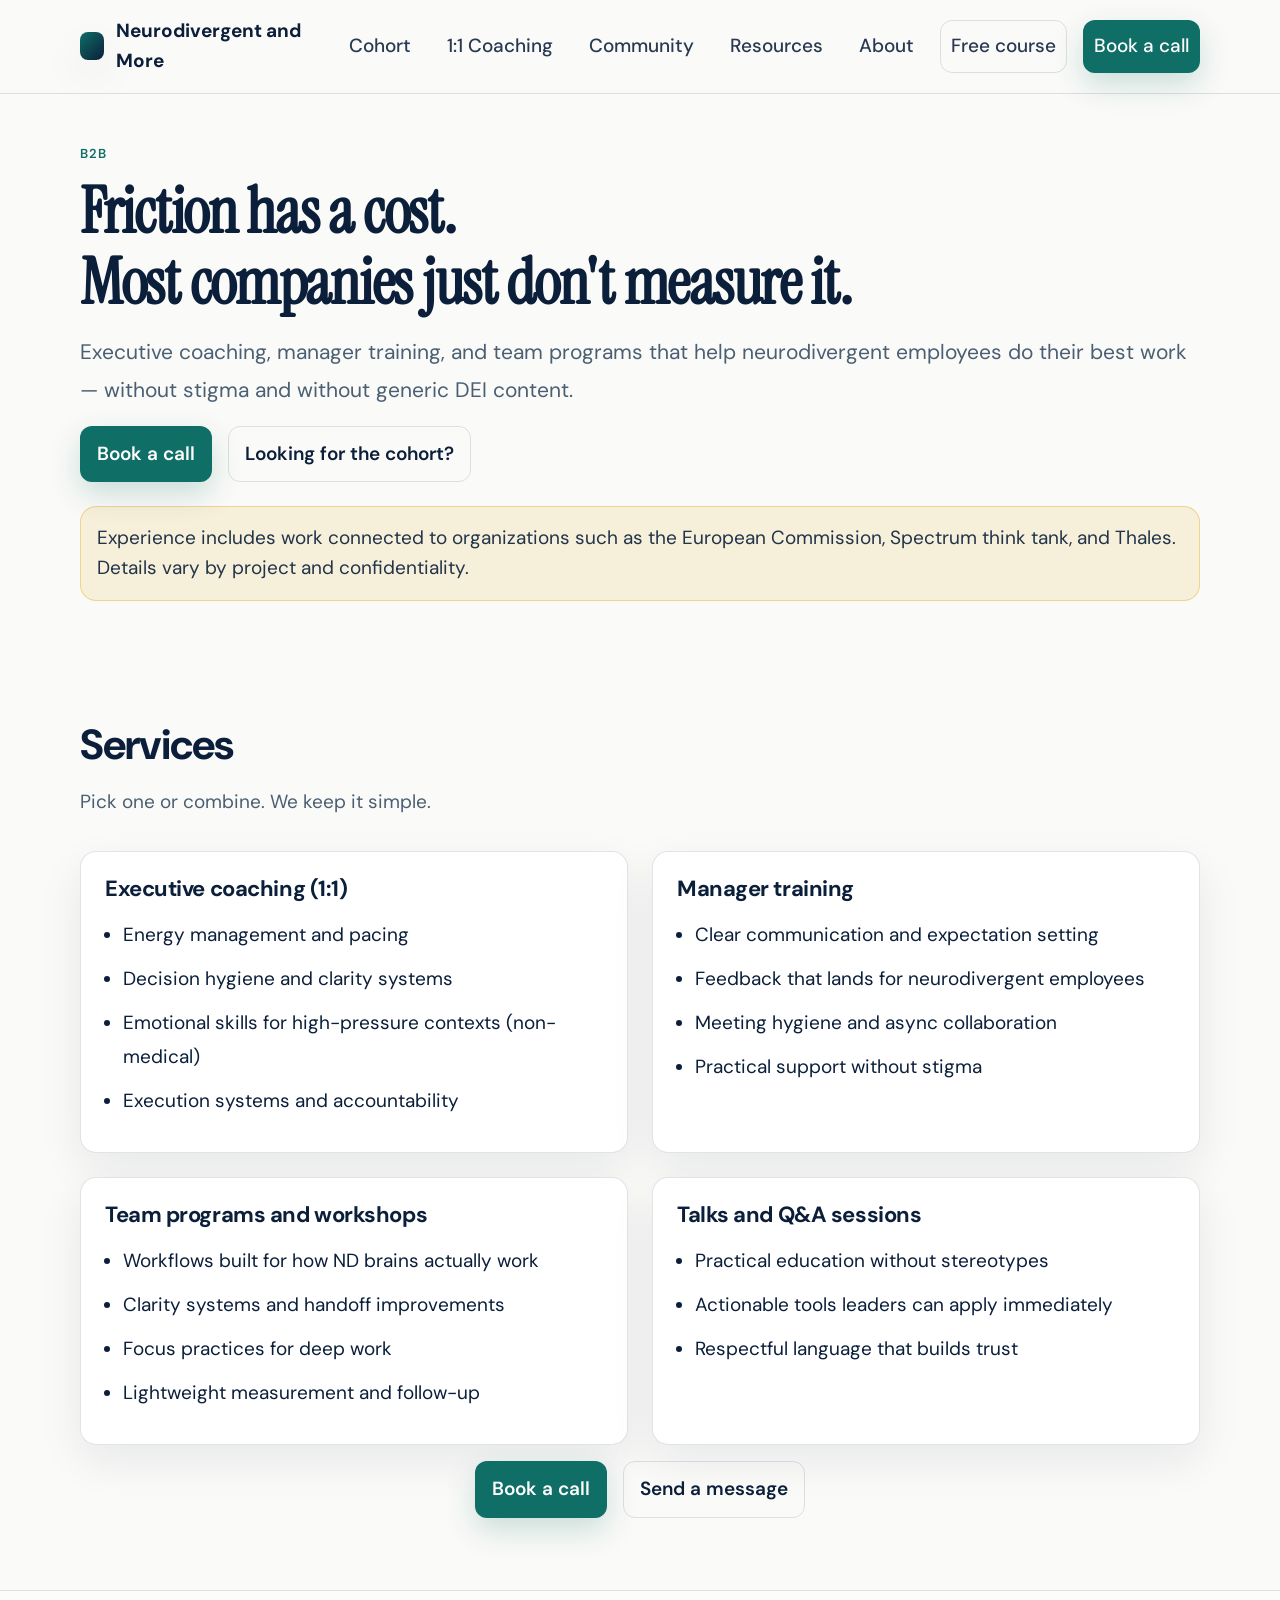
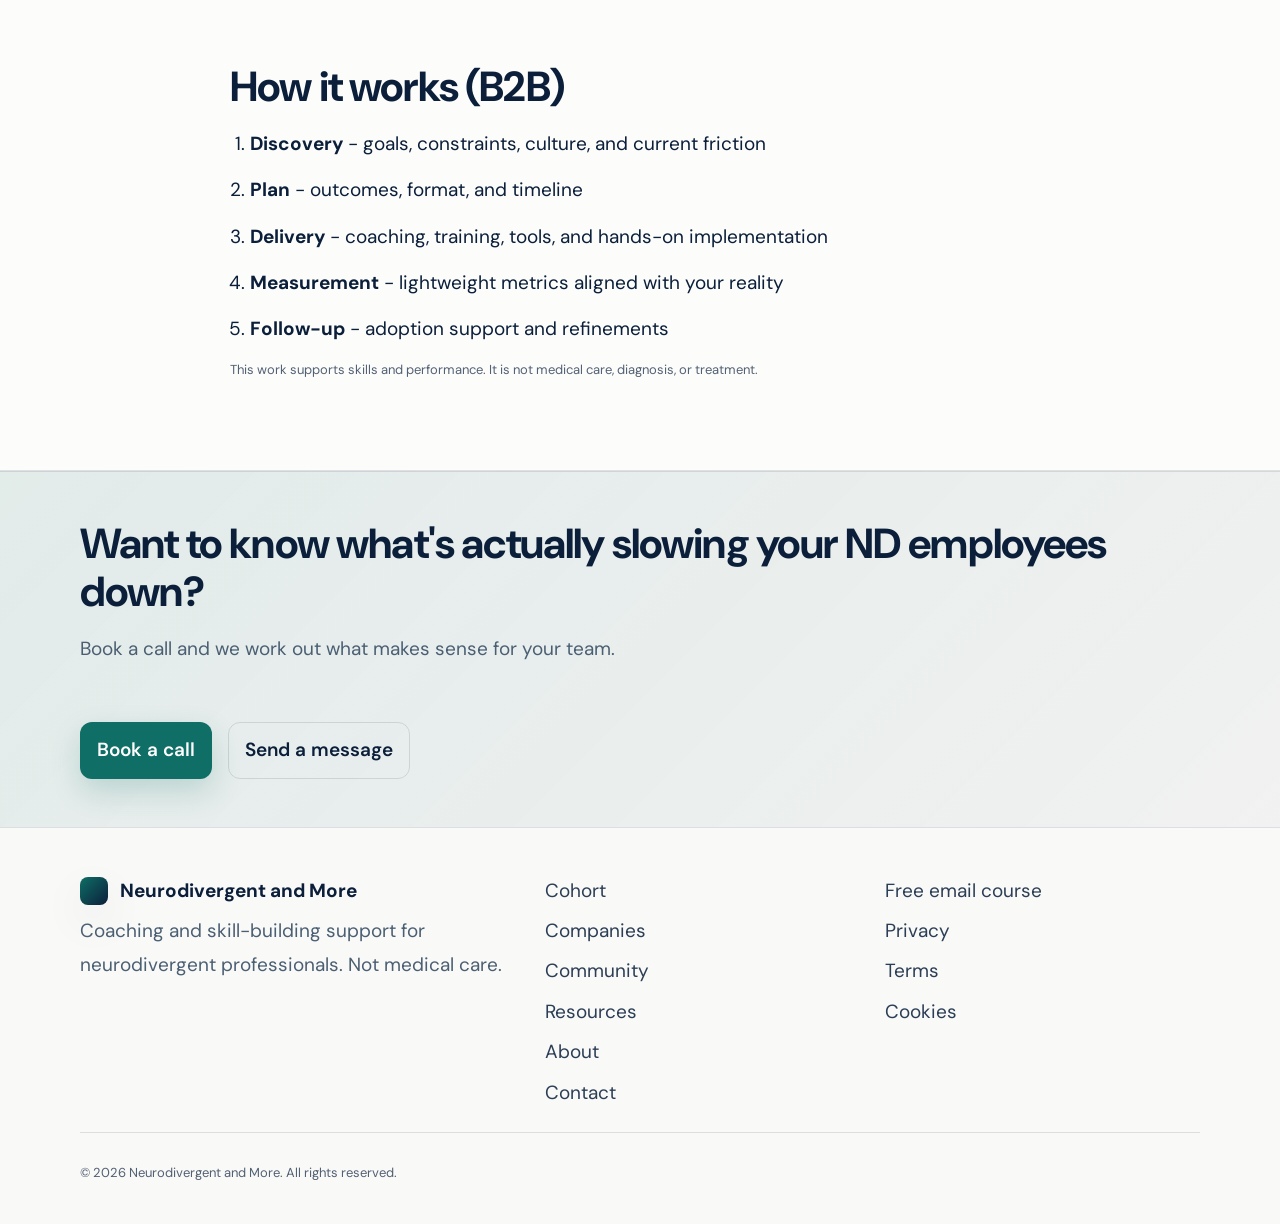
<file: companies.html>
<!doctype html>
<html lang="en">
<head>
  <meta charset="utf-8" />
  <meta name="viewport" content="width=device-width, initial-scale=1" />
  <title>Companies - Neurodivergent and More</title>
  <meta name="description" content="Practical neurodiversity support for companies: executive coaching, manager training, and team programs that reduce friction and improve output." />

  <meta property="og:title" content="Companies - Neurodivergent and More" />
  <meta property="og:description" content="Practical neurodiversity support for companies: executive coaching, manager training, and team programs that reduce friction and improve output." />
  <meta property="og:type" content="website" />
  <meta property="og:url" content="https://YOUR_BRAND_DOMAIN.com/companies.html" />
  <meta property="og:image" content="https://YOUR_BRAND_DOMAIN.com/assets/og-image.jpg" />

  <link rel="icon" href="/assets/favicon.ico" />
  <link rel="preconnect" href="https://fonts.googleapis.com" />
  <link rel="preconnect" href="https://fonts.gstatic.com" crossorigin />
  <link href="https://fonts.googleapis.com/css2?family=Instrument+Serif:ital@0;1&family=DM+Sans:ital,wght@0,400;0,500;0,600;0,700;1,400&display=swap" rel="stylesheet" />
  <link rel="stylesheet" href="/assets/styles.css" />
  <style>
    /* Fix: nav btn-primary text must be white */
    .nav-menu a.btn-primary, .nav-menu .btn-primary { color: #ffffff !important; }
    .site-header .btn-primary { color: #ffffff !important; }
  </style>
  <style>
    /* ── Font & size upgrade to match index ── */
    body {
      font-family: 'DM Sans', system-ui, sans-serif !important;
      font-size: 19px;
    }
    h1 {
      font-family: 'Instrument Serif', Georgia, serif !important;
      font-size: clamp(40px, 5vw, 64px) !important;
      letter-spacing: -0.02em;
      line-height: 1.10;
    }
    h2 {
      font-family: 'DM Sans', system-ui, sans-serif !important;
      font-size: clamp(28px, 3.5vw, 42px) !important;
      font-weight: 700;
      letter-spacing: -0.02em;
      line-height: 1.15;
    }
    h3 {
      font-family: 'DM Sans', system-ui, sans-serif !important;
      font-size: 22px !important;
      font-weight: 700;
    }
    p, li, label, select, input, textarea {
      font-size: 19px;
      line-height: 1.80;
    }
    .lead { font-size: 21px !important; }
    .brand-text { font-family: 'DM Sans', system-ui, sans-serif !important; }
  </style>
</head>

<body>
  <a class="skip-link" href="#main">Skip to content</a>
<header class="site-header">
    <nav class="nav container" aria-label="Primary">
      <a class="brand" href="/index.html">
        <span class="brand-mark" aria-hidden="true"></span>
        <span class="brand-text">Neurodivergent and More</span>
      </a>

      <button class="nav-toggle" type="button" aria-expanded="false" aria-controls="nav-menu">
        <span class="sr-only">Open menu</span>
        <span class="nav-toggle-bars" aria-hidden="true"></span>
      </button>

      <div class="nav-menu" id="nav-menu">
        <a  href="/program.html">Cohort</a>
        <a  href="/coaching.html" style="white-space:nowrap;">1:1 Coaching</a>
        <a  href="/community.html">Community</a>
        <a  href="/resources.html">Resources</a>
        <a  href="/about.html">About</a>
        <a class="btn btn-ghost" href="/free-course.html">Free course</a>
        <a class="btn btn-primary" href="/contact.html" style="color:#ffffff!important;">Book a call</a>
      </div>
    </nav>
  </header>

  <main id="main">
    <section class="page-hero">
      <div class="container">
        <p class="eyebrow">B2B</p>
        <h1>Friction has a cost.<br>Most companies just don't measure it.</h1>
        <p class="lead">
          Executive coaching, manager training, and team programs that help neurodivergent employees do their best work — without stigma and without generic DEI content.
        </p>
        <div class="cta-row">
          <a class="btn btn-primary" href="/contact.html">Book a call</a>
          <a class="btn btn-ghost" href="/program.html">Looking for the cohort?</a>
        </div>

        <div class="notice">
          Experience includes work connected to organizations such as the European Commission, Spectrum think tank, and Thales.
          Details vary by project and confidentiality.
        </div>
      </div>
    </section>

    <section class="section">
      <div class="container">
        <div class="section-head">
          <h2>Services</h2>
          <p class="muted">Pick one or combine. We keep it simple.</p>
        </div>

        <div class="grid-2">
          <div class="card">
            <h3>Executive coaching (1:1)</h3>
            <ul class="bullets">
              <li>Energy management and pacing</li>
              <li>Decision hygiene and clarity systems</li>
              <li>Emotional skills for high-pressure contexts (non-medical)</li>
              <li>Execution systems and accountability</li>
            </ul>
          </div>

          <div class="card">
            <h3>Manager training</h3>
            <ul class="bullets">
              <li>Clear communication and expectation setting</li>
              <li>Feedback that lands for neurodivergent employees</li>
              <li>Meeting hygiene and async collaboration</li>
              <li>Practical support without stigma</li>
            </ul>
          </div>

          <div class="card">
            <h3>Team programs and workshops</h3>
            <ul class="bullets">
              <li>Workflows built for how ND brains actually work</li>
              <li>Clarity systems and handoff improvements</li>
              <li>Focus practices for deep work</li>
              <li>Lightweight measurement and follow-up</li>
            </ul>
          </div>

          <div class="card">
            <h3>Talks and Q&A sessions</h3>
            <ul class="bullets">
              <li>Practical education without stereotypes</li>
              <li>Actionable tools leaders can apply immediately</li>
              <li>Respectful language that builds trust</li>
            </ul>
          </div>
        </div>

        <div class="cta-row center">
          <a class="btn btn-primary" href="/contact.html">Book a call</a>
          <a class="btn btn-ghost" href="/contact.html#message">Send a message</a>
        </div>
      </div>
    </section>

    <section class="section alt">
      <div class="container narrow">
        <h2>How it works (B2B)</h2>
        <ol class="steps">
          <li><strong>Discovery</strong> - goals, constraints, culture, and current friction</li>
          <li><strong>Plan</strong> - outcomes, format, and timeline</li>
          <li><strong>Delivery</strong> - coaching, training, tools, and hands-on implementation</li>
          <li><strong>Measurement</strong> - lightweight metrics aligned with your reality</li>
          <li><strong>Follow-up</strong> - adoption support and refinements</li>
        </ol>
        <p class="fineprint">
          This work supports skills and performance. It is not medical care, diagnosis, or treatment.
        </p>
      </div>
    </section>

    <section class="cta-band">
      <div class="container cta-band-inner">
        <div>
          <h2>Want to know what's actually slowing your ND employees down?</h2>
          <p class="muted">Book a call and we work out what makes sense for your team.</p>
        </div>
        <div class="cta-row">
          <a class="btn btn-primary" href="/contact.html">Book a call</a>
          <a class="btn btn-ghost" href="/contact.html#message">Send a message</a>
        </div>
      </div>
    </section>

  </main>

<footer class="site-footer">
    <div class="container footer-grid">
      <div>
        <div class="brand footer-brand">
          <span class="brand-mark" aria-hidden="true"></span>
          <span class="brand-text">Neurodivergent and More</span>
        </div>
        <p class="muted">Coaching and skill-building support for neurodivergent professionals. Not medical care.</p>
      </div>

      <div class="footer-links">
        <a href="/program.html">Cohort</a>
        <a href="/companies.html">Companies</a>
        <a href="/community.html">Community</a>
        <a href="/resources.html">Resources</a>
        <a href="/about.html">About</a>
        <a href="/contact.html">Contact</a>
      </div>

      <div class="footer-links">
        <a href="/free-course.html">Free email course</a>
        <a href="/legal/privacy.html">Privacy</a>
        <a href="/legal/terms.html">Terms</a>
        <a href="/legal/cookies.html">Cookies</a>
      </div>
    </div>

    <div class="container footer-bottom">
      <p class="fineprint">© <span id="year"></span> Neurodivergent and More. All rights reserved.</p>
    </div>
  </footer>

  <script src="/assets/main.js"></script>
</body>
</html>
</file>
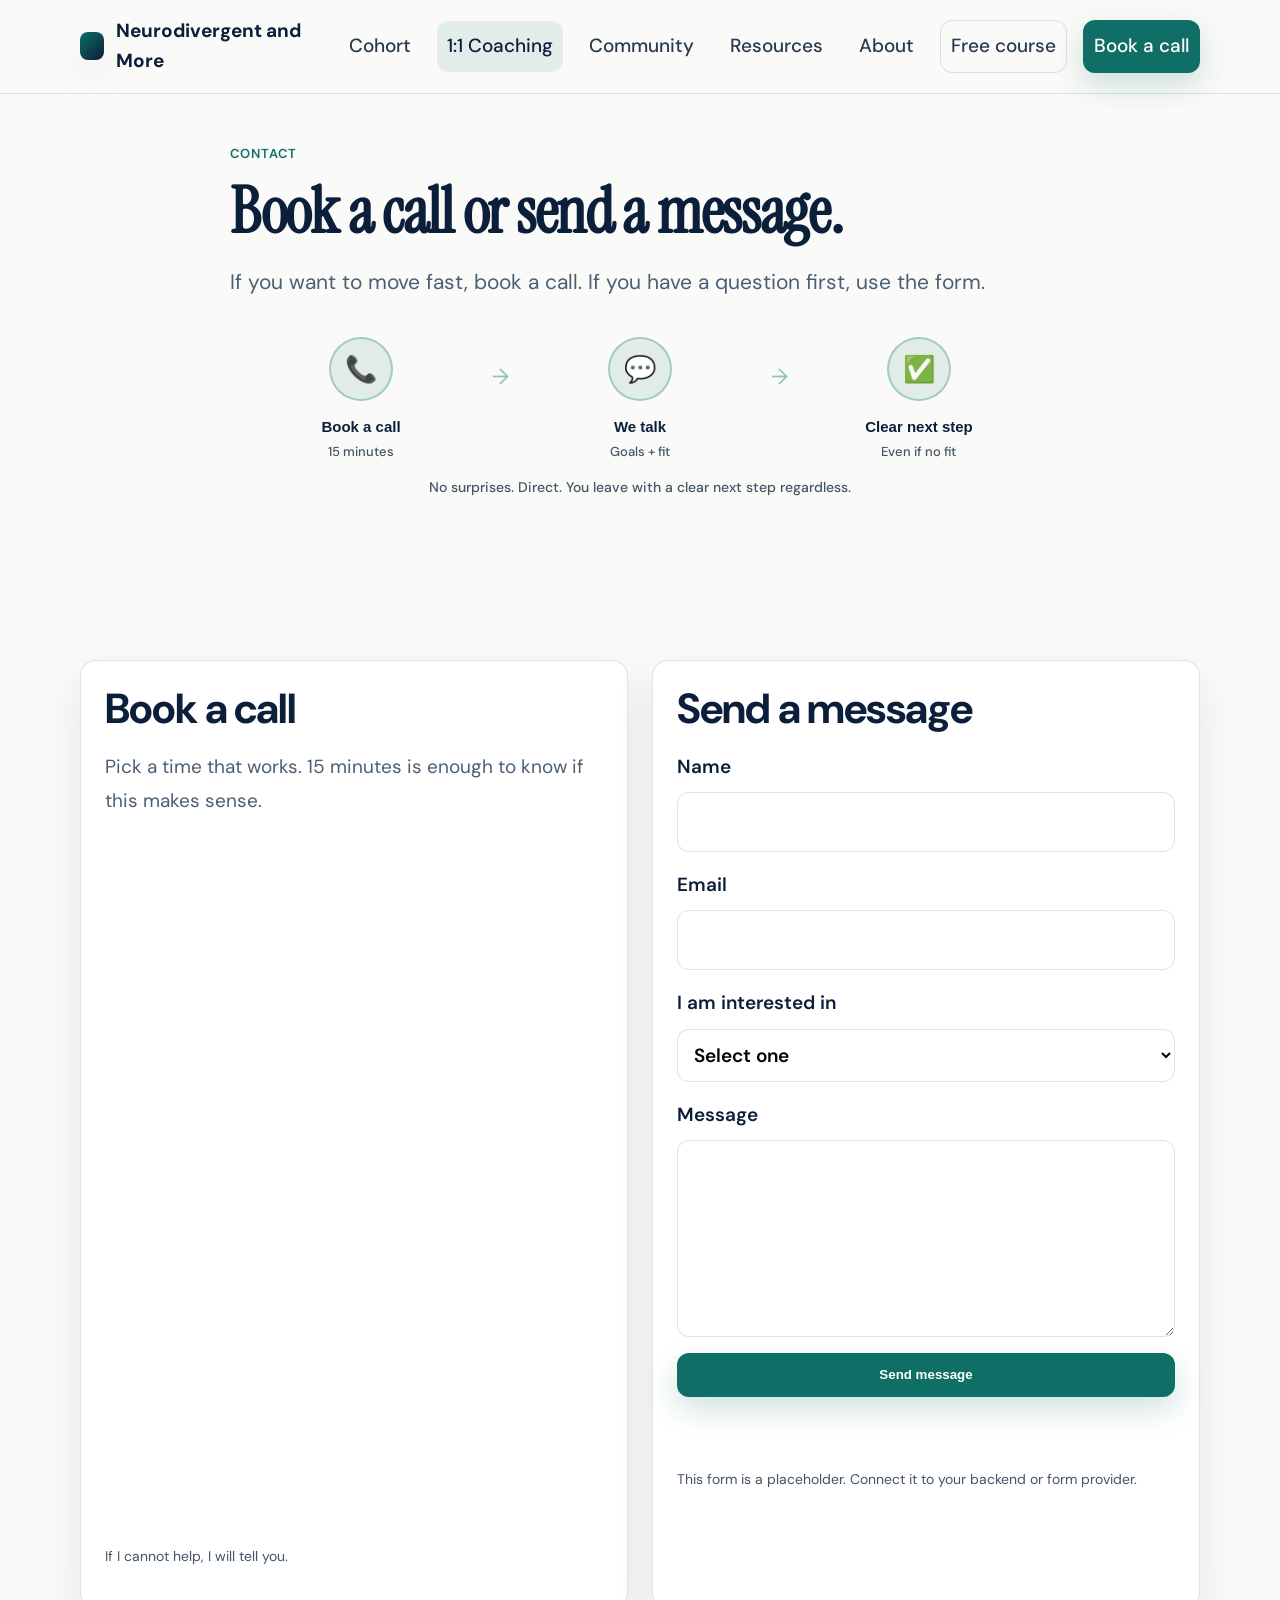
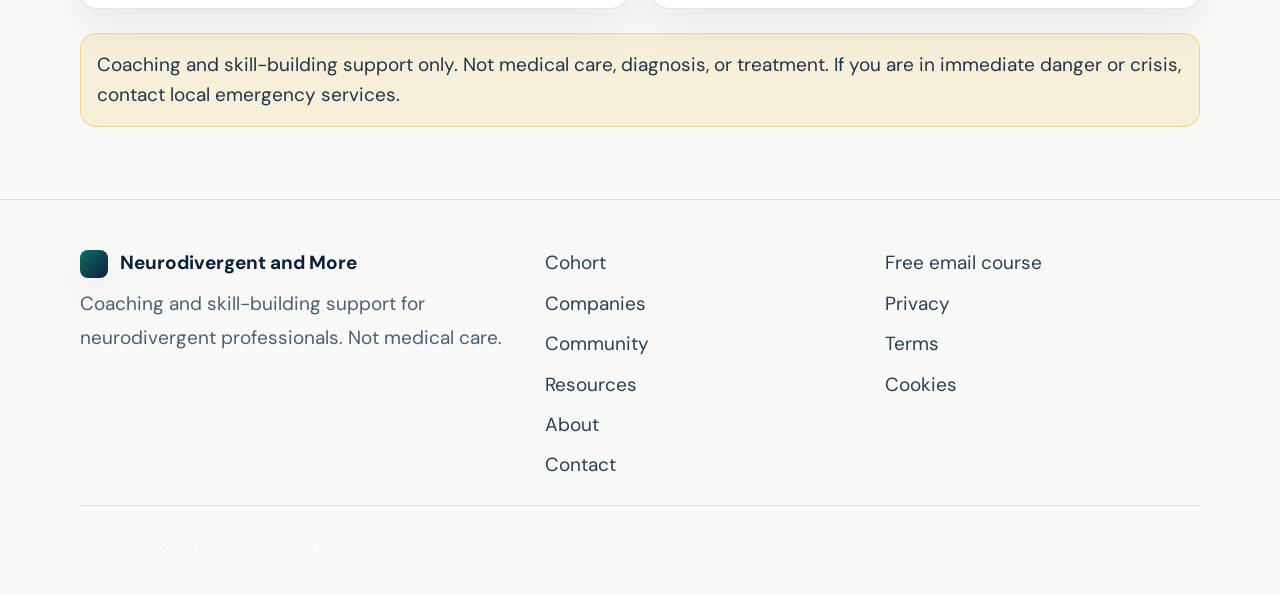
<file: contact.html>
<!doctype html>
<html lang="en">
<head>
  <meta charset="utf-8" />
  <meta name="viewport" content="width=device-width, initial-scale=1" />
  <title>Contact - Neurodivergent and More</title>
  <meta name="description" content="Book a call or send a message. Direct contact with the founder — no intake forms, no gatekeeping." />

  <meta property="og:title" content="Contact - Neurodivergent and More" />
  <meta property="og:description" content="Book a call or send a message. Direct contact with the founder — no intake forms, no gatekeeping." />
  <meta property="og:type" content="website" />
  <meta property="og:url" content="https://YOUR_BRAND_DOMAIN.com/contact.html" />
  <meta property="og:image" content="https://YOUR_BRAND_DOMAIN.com/assets/og-image.jpg" />

  <link rel="icon" href="/assets/favicon.ico" />
  <link rel="preconnect" href="https://fonts.googleapis.com" />
  <link rel="preconnect" href="https://fonts.gstatic.com" crossorigin />
  <link href="https://fonts.googleapis.com/css2?family=Instrument+Serif:ital@0;1&family=DM+Sans:ital,wght@0,400;0,500;0,600;0,700;1,400&display=swap" rel="stylesheet" />
  <link rel="stylesheet" href="/assets/styles.css" />

  <style>
    /* ── Nav button color fix — prevent nav-menu a from overriding btn colors ── */
    .nav-menu a.btn-primary {
      color: #ffffff !important;
      background: #0F6E66 !important;
    }
    .nav-menu a.btn-primary:hover {
      background: #0d6259 !important;
      color: #ffffff !important;
    }
    .nav-menu a.btn-ghost {
      color: rgba(11,31,58,0.88) !important;
      background: transparent !important;
    }

    /* ── Fineprint global override — readable on all pages ── */
    .fineprint {
      font-size: 14px !important;
      color: #445566 !important;
      line-height: 1.55;
      margin-top: 12px;
    }
    .site-footer .fineprint {
      font-size: 13px !important;
      color: rgba(255,255,255,0.70) !important;
    }

    /* ── Contact 3-step visual — CSS component ── */
    .contact-steps {
      display: flex;
      align-items: flex-start;
      gap: 0;
      margin: 36px 0 12px;
    }
    .contact-step {
      display: flex;
      flex-direction: column;
      align-items: center;
      text-align: center;
      flex: 1;
      gap: 14px;
    }
    .contact-step-circle {
      width: 64px;
      height: 64px;
      border-radius: 50%;
      background: rgba(14,122,110,0.10);
      border: 2px solid rgba(14,122,110,0.30);
      display: flex;
      align-items: center;
      justify-content: center;
      font-size: 26px;
    }
    .contact-step-title {
      font-family: "Plus Jakarta Sans", sans-serif;
      font-size: 15px;
      font-weight: 700;
      color: #0B1F3A;
    }
    .contact-step-sub {
      font-size: 13px;
      color: #445566;
      font-weight: 500;
      margin-top: 3px;
    }
    .contact-step-arrow {
      padding-top: 22px;
      color: #0E7A6E;
      font-size: 22px;
      opacity: 0.45;
      flex-shrink: 0;
    }
    .contact-steps-caption {
      text-align: center;
      font-size: 14px;
      color: #445566;
      margin-top: 4px;
      margin-bottom: 40px;
      font-weight: 500;
    }
    @media (max-width: 560px) {
      .contact-steps { flex-direction: column; align-items: center; gap: 16px; }
      .contact-step-arrow { padding-top: 0; transform: rotate(90deg); }
    }

    .img-todo {
      display: inline-block;
      font-size: 11px;
      font-weight: 600;
      letter-spacing: 0.06em;
      text-transform: uppercase;
      color: #DFA200;
      background: rgba(223,162,0,0.10);
      border: 1px solid rgba(223,162,0,0.25);
      border-radius: 999px;
      padding: 3px 10px;
      margin-left: 8px;
      vertical-align: middle;
    }
  </style>
  <style>
    /* Fix: nav btn-primary text must be white */
    .nav-menu a.btn-primary, .nav-menu .btn-primary, .site-header .btn-primary { color: #ffffff !important; }
  </style>
  <style>
    /* ── Font & size upgrade to match index ── */
    body {
      font-family: 'DM Sans', system-ui, sans-serif !important;
      font-size: 19px;
    }
    h1 {
      font-family: 'Instrument Serif', Georgia, serif !important;
      font-size: clamp(40px, 5vw, 64px) !important;
      letter-spacing: -0.02em;
      line-height: 1.10;
    }
    h2 {
      font-family: 'DM Sans', system-ui, sans-serif !important;
      font-size: clamp(28px, 3.5vw, 42px) !important;
      font-weight: 700;
      letter-spacing: -0.02em;
      line-height: 1.15;
    }
    h3 {
      font-family: 'DM Sans', system-ui, sans-serif !important;
      font-size: 22px !important;
      font-weight: 700;
    }
    p, li, label, select, input, textarea {
      font-size: 19px;
      line-height: 1.80;
    }
    .lead { font-size: 21px !important; }
    .brand-text { font-family: 'DM Sans', system-ui, sans-serif !important; }
  </style>
</head>

<body>
  <a class="skip-link" href="#main">Skip to content</a>

  <header class="site-header">
    <nav class="nav container" aria-label="Primary">
      <a class="brand" href="/index.html">
        <span class="brand-mark" aria-hidden="true"></span>
        <span class="brand-text">Neurodivergent and More</span>
      </a>
      <button class="nav-toggle" type="button" aria-expanded="false" aria-controls="nav-menu">
        <span class="sr-only">Open menu</span>
        <span class="nav-toggle-bars" aria-hidden="true"></span>
      </button>
      <div class="nav-menu" id="nav-menu">
        <a  href="/program.html">Cohort</a>
        <a aria-current="page" href="/coaching.html" style="white-space:nowrap;">1:1 Coaching</a>
        <a  href="/community.html">Community</a>
        <a  href="/resources.html">Resources</a>
        <a  href="/about.html">About</a>
        <a class="btn btn-ghost" href="/free-course.html">Free course</a>
        <a class="btn btn-primary" href="/contact.html" style="color:#ffffff!important;">Book a call</a>
      </div>
    </nav>
  </header>

  <main id="main">

    <!-- ══ HERO ══ -->
    <section class="page-hero">
      <div class="container narrow">
        <p class="eyebrow">Contact</p>
        <h1>Book a call or send a message.</h1>
        <p class="lead">
          If you want to move fast, book a call. If you have a question first, use the form.
        </p>

        <div class="contact-steps">
          <div class="contact-step">
            <div class="contact-step-circle">📞</div>
            <div>
              <div class="contact-step-title">Book a call</div>
              <div class="contact-step-sub">15 minutes</div>
            </div>
          </div>
          <div class="contact-step-arrow" aria-hidden="true">→</div>
          <div class="contact-step">
            <div class="contact-step-circle">💬</div>
            <div>
              <div class="contact-step-title">We talk</div>
              <div class="contact-step-sub">Goals + fit</div>
            </div>
          </div>
          <div class="contact-step-arrow" aria-hidden="true">→</div>
          <div class="contact-step">
            <div class="contact-step-circle">✅</div>
            <div>
              <div class="contact-step-title">Clear next step</div>
              <div class="contact-step-sub">Even if no fit</div>
            </div>
          </div>
        </div>
        <p class="contact-steps-caption">No surprises. Direct. You leave with a clear next step regardless.</p>
      </div>
    </section>

    <!-- ══ BOOK + FORM ══ -->
    <section class="section">
      <div class="container">
        <div class="grid-2">
          <div class="card">
            <h2>Book a call</h2>
            <p class="muted">Pick a time that works. 15 minutes is enough to know if this makes sense.</p>
<!-- Début de widget en ligne Calendly -->
            <div class="calendly-inline-widget" data-url="https://calendly.com/g-mouthuy/first-contact?background_color=ffffff&text_color=0b1f3a&primary_color=0f6e66&hide_gdpr_banner=1" style="min-width:320px;height:700px;"></div>
            <script type="text/javascript" src="https://assets.calendly.com/assets/external/widget.js" async></script>
            <!-- Fin de widget en ligne Calendly -->
            <p class="fineprint">
              If I cannot help, I will tell you.
            </p>
          </div>

          <div class="card" id="message">
            <h2>Send a message</h2>
            <form class="form" id="contact-form" novalidate>
              <label>
                Name
                <input type="text" name="name" autocomplete="name" required />
              </label>

              <label>
                Email
                <input type="email" name="email" autocomplete="email" required />
              </label>

              <label>
                I am interested in
                <select name="interest" required>
                  <option value="">Select one</option>
                  <option value="cohort">8-week cohort</option>
                  <option value="1on1">1:1 coaching</option>
                  <option value="companies">Companies (B2B)</option>
                  <option value="community">Community</option>
                  <option value="other">Other</option>
                </select>
              </label>

              <label>
                Message
                <textarea name="message" rows="5" required></textarea>
              </label>

              <button class="btn btn-primary btn-full" type="submit">Send message</button>
              <p class="fineprint" id="form-status" role="status" aria-live="polite"></p>
              <p class="fineprint">
                This form is a placeholder. Connect it to your backend or form provider.
              </p>
            </form>
          </div>
        </div>

        <div class="notice">
          Coaching and skill-building support only. Not medical care, diagnosis, or treatment.
          If you are in immediate danger or crisis, contact local emergency services.
        </div>
      </div>
    </section>

  </main>

  <footer class="site-footer">
    <div class="container footer-grid">
      <div>
        <div class="brand footer-brand">
          <span class="brand-mark" aria-hidden="true"></span>
          <span class="brand-text">Neurodivergent and More</span>
        </div>
        <p class="muted">Coaching and skill-building support for neurodivergent professionals. Not medical care.</p>
      </div>
      <div class="footer-links">
        <a href="/program.html">Cohort</a>
        <a href="/companies.html">Companies</a>
        <a href="/community.html">Community</a>
        <a href="/resources.html">Resources</a>
        <a href="/about.html">About</a>
        <a href="/contact.html">Contact</a>
      </div>
      <div class="footer-links">
        <a href="/free-course.html">Free email course</a>
        <a href="/legal/privacy.html">Privacy</a>
        <a href="/legal/terms.html">Terms</a>
        <a href="/legal/cookies.html">Cookies</a>
      </div>
    </div>
    <div class="container footer-bottom">
      <p class="fineprint">© <span id="year"></span> Neurodivergent and More. All rights reserved.</p>
    </div>
  </footer>

  <script src="/assets/main.js"></script>
</body>
</html>
</file>
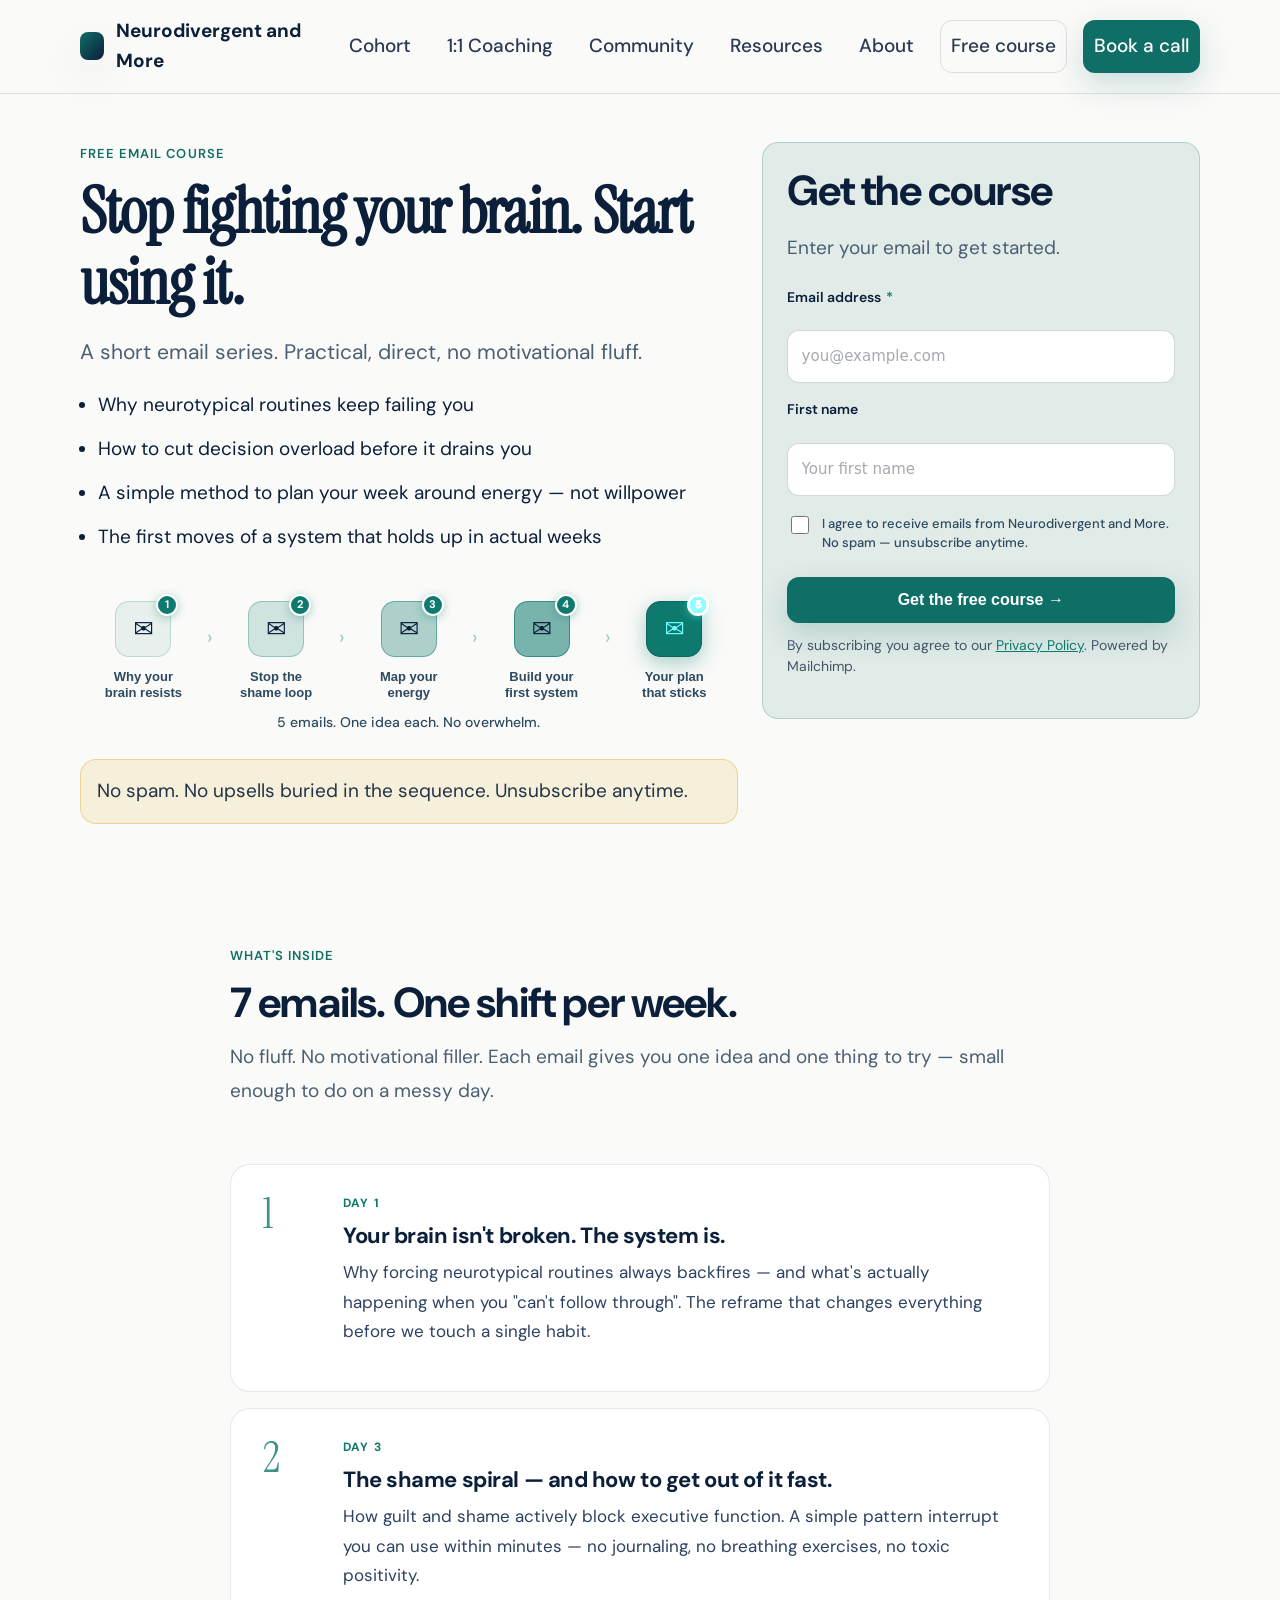
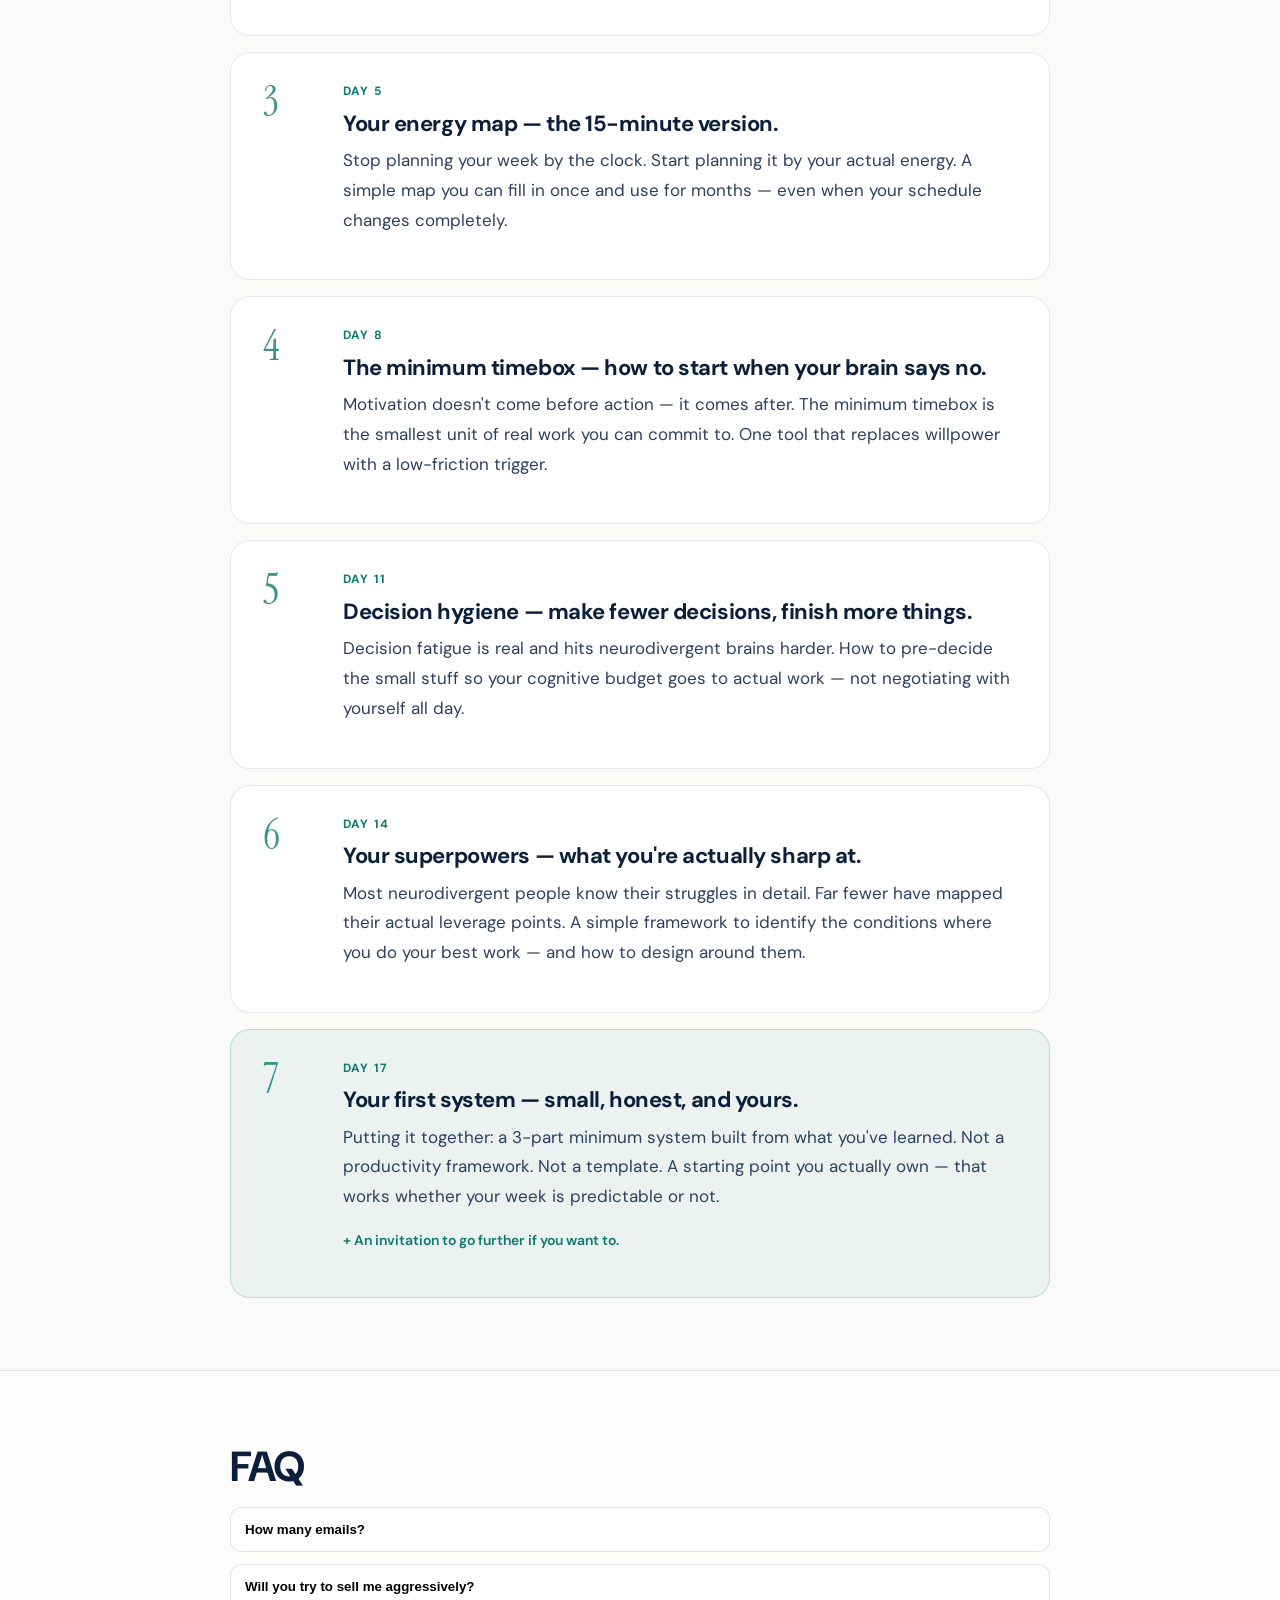
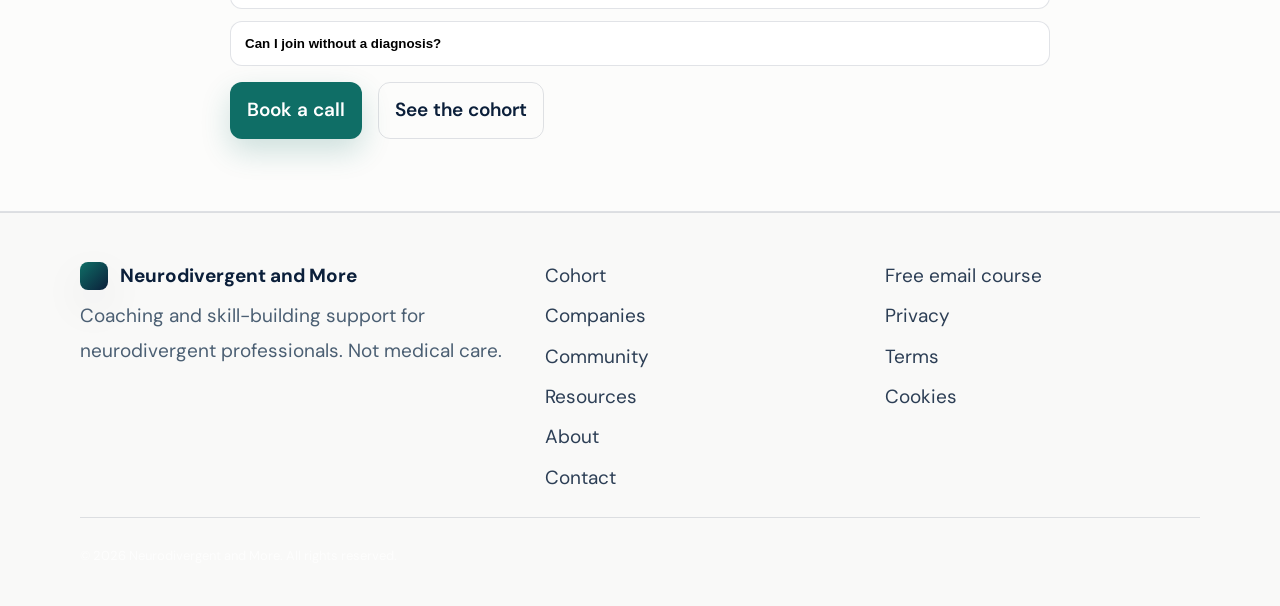
<file: free-course.html>
<!doctype html>
<html lang="en">
<head>
  <meta charset="utf-8" />
  <meta name="viewport" content="width=device-width, initial-scale=1" />
  <title>Free Email Course - Neurodivergent and More</title>
  <meta name="description" content="Free email course: stop fighting how your brain works and start building around it." />

  <meta property="og:title" content="Free Email Course - Neurodivergent and More" />
  <meta property="og:description" content="Free email course: stop fighting how your brain works and start building around it." />
  <meta property="og:type" content="website" />
  <meta property="og:url" content="https://YOUR_BRAND_DOMAIN.com/free-course.html" />
  <meta property="og:image" content="https://YOUR_BRAND_DOMAIN.com/assets/og-image.jpg" />

  <link rel="icon" href="/assets/favicon.ico" />
  <link rel="preconnect" href="https://fonts.googleapis.com" />
  <link rel="preconnect" href="https://fonts.gstatic.com" crossorigin />
  <link href="https://fonts.googleapis.com/css2?family=Instrument+Serif:ital@0;1&family=DM+Sans:ital,wght@0,400;0,500;0,600;0,700;1,400&display=swap" rel="stylesheet" />
  <link rel="stylesheet" href="/assets/styles.css" />

  <style>

  
    /* ── Mailchimp form — site-styled ── */
    .mc-form {
      display: grid;
      gap: 0;
      margin-top: 20px;
    }

    .mc-form-fields {
      display: grid;
      gap: 14px;
      margin-bottom: 18px;
    }

    .mc-label {
      display: block;
      font-size: 14px;
      font-weight: 600;
      color: #0B1F3A;
      margin-bottom: 6px;
    }

    .mc-required {
      color: #0E7A6E;
      margin-left: 2px;
    }

    .mc-input {
      display: block;
      width: 100%;
      font-family: "Inter", system-ui, sans-serif;
      font-size: 15px;
      color: #0B1F3A;
      background: #ffffff;
      border: 1.5px solid rgba(11,31,58,0.18);
      border-radius: 12px;
      padding: 12px 14px;
      outline: none;
      transition: border-color 0.15s;
      box-sizing: border-box;
    }

    .mc-input:focus {
      border-color: #0E7A6E;
      box-shadow: 0 0 0 3px rgba(14,122,110,0.15);
    }

    .mc-input::placeholder {
      color: rgba(11,31,58,0.38);
    }

    /* GDPR checkbox */
    .mc-gdpr {
      margin-bottom: 20px;
    }

    .mc-checkbox-label {
      display: flex;
      align-items: flex-start;
      gap: 10px;
      font-size: 13px;
      color: #2d4a60;
      line-height: 1.5;
      cursor: pointer;
      font-weight: 500;
    }

    .mc-checkbox {
      width: 18px;
      height: 18px;
      min-width: 18px;
      margin-top: 2px;
      accent-color: #0E7A6E;
      cursor: pointer;
      border-radius: 4px;
    }

    .mc-submit {
      font-size: 16px;
      font-weight: 700;
      padding: 14px 20px;
      margin-top: 4px;
      border: none;
      cursor: pointer;
    }

    /* Response messages */
    .mc-response {
      padding: 12px 14px;
      border-radius: 10px;
      font-size: 14px;
      font-weight: 500;
      margin-bottom: 14px;
    }

    .mc-response--error {
      background: rgba(220,50,50,0.08);
      border: 1px solid rgba(220,50,50,0.25);
      color: #8b1a1a;
    }

    .mc-response--success {
      background: rgba(14,122,110,0.08);
      border: 1px solid rgba(14,122,110,0.25);
      color: #0b5e58;
    }

    /* ── Nav button color fix — prevent nav-menu a from overriding btn colors ── */
    .nav-menu a.btn-primary {
      color: #ffffff !important;
      background: #0F6E66 !important;
    }
    .nav-menu a.btn-primary:hover {
      background: #0d6259 !important;
      color: #ffffff !important;
    }
    .nav-menu a.btn-ghost {
      color: rgba(11,31,58,0.88) !important;
      background: transparent !important;
    }

    /* ── Fineprint global override — readable on all pages ── */
    .fineprint {
      font-size: 14px !important;
      color: #445566 !important;
      line-height: 1.55;
      margin-top: 12px;
    }
    .site-footer .fineprint {
      font-size: 13px !important;
      color: rgba(255,255,255,0.70) !important;
    }

    /* ── Email Sequence CSS Component ── */
    .email-seq {
      display: flex;
      align-items: center;
      gap: 0;
      margin: 32px 0 8px;
      padding: 14px 0 0;
      list-style: none;
      overflow-x: auto;
      -webkit-overflow-scrolling: touch;
    }

    .email-seq-item {
      display: flex;
      flex-direction: column;
      align-items: center;
      gap: 12px;
      flex: 1;
      min-width: 80px;
      position: relative;
    }

    /* Arrow connector between items */
    .email-seq-item + .email-seq-item::before {
      content: '';
      position: absolute;
      left: -1px;
      top: 28px;
      width: 2px;
      height: 2px;
      box-shadow: none;
    }

    .email-seq-connector {
      flex-shrink: 0;
      display: flex;
      align-items: center;
      padding-bottom: 28px;
      color: #0E7A6E;
      opacity: 0.4;
      font-size: 20px;
      line-height: 1;
    }

    .email-seq-envelope {
      position: relative;
      width: 56px;
      height: 56px;
      border-radius: 14px;
      display: flex;
      align-items: center;
      justify-content: center;
      font-size: 24px;
      transition: transform 0.2s;
    }

    .email-seq-badge {
      position: absolute;
      top: -8px;
      right: -8px;
      width: 22px;
      height: 22px;
      border-radius: 50%;
      background: #0E7A6E;
      color: white;
      font-size: 11px;
      font-weight: 700;
      display: flex;
      align-items: center;
      justify-content: center;
      border: 2px solid white;
      box-shadow: 0 2px 8px rgba(14,122,110,0.35);
    }

    /* Progressive fill: email 1 lightest → email 5 full teal */
    .email-seq-item:nth-child(1) .email-seq-envelope { background: rgba(14,122,110,0.08); border: 1.5px solid rgba(14,122,110,0.20); }
    .email-seq-item:nth-child(3) .email-seq-envelope { background: rgba(14,122,110,0.18); border: 1.5px solid rgba(14,122,110,0.30); }
    .email-seq-item:nth-child(5) .email-seq-envelope { background: rgba(14,122,110,0.32); border: 1.5px solid rgba(14,122,110,0.45); }
    .email-seq-item:nth-child(7) .email-seq-envelope { background: rgba(14,122,110,0.55); border: 1.5px solid rgba(14,122,110,0.65); }
    .email-seq-item:nth-child(9) .email-seq-envelope { background: #0E7A6E; border: 1.5px solid #0B6560; box-shadow: 0 6px 20px rgba(14,122,110,0.35); }
    .email-seq-item:nth-child(9) .email-seq-envelope span { filter: brightness(10); }

    .email-seq-label {
      font-family: "Plus Jakarta Sans", "Inter", sans-serif;
      font-size: 13px;
      font-weight: 600;
      color: #2d4a60;
      text-align: center;
      line-height: 1.3;
      white-space: nowrap;
    }

    .email-seq-caption {
      text-align: center;
      font-size: 14px;
      font-weight: 500;
      color: #2d4a60;
      margin-top: 8px;
      margin-bottom: 24px;
    }
    </style>
  <style>
    /* Fix: nav btn-primary text must be white */
    .nav-menu a.btn-primary, .nav-menu .btn-primary, .site-header .btn-primary { color: #ffffff !important; }
  </style>
  <style>
    /* ── Font & size upgrade to match index ── */
    body {
      font-family: 'DM Sans', system-ui, sans-serif !important;
      font-size: 19px;
    }
    h1 {
      font-family: 'Instrument Serif', Georgia, serif !important;
      font-size: clamp(40px, 5vw, 64px) !important;
      letter-spacing: -0.02em;
      line-height: 1.10;
    }
    h2 {
      font-family: 'DM Sans', system-ui, sans-serif !important;
      font-size: clamp(28px, 3.5vw, 42px) !important;
      font-weight: 700;
      letter-spacing: -0.02em;
      line-height: 1.15;
    }
    h3 {
      font-family: 'DM Sans', system-ui, sans-serif !important;
      font-size: 22px !important;
      font-weight: 700;
    }
    p, li, label, select, input, textarea {
      font-size: 19px;
      line-height: 1.80;
    }
    .lead { font-size: 21px !important; }
    .brand-text { font-family: 'DM Sans', system-ui, sans-serif !important; }
  </style>
</head>

<body>
  <a class="skip-link" href="#main">Skip to content</a>

  <header class="site-header">
    <nav class="nav container" aria-label="Primary">
      <a class="brand" href="/index.html">
        <span class="brand-mark" aria-hidden="true"></span>
        <span class="brand-text">Neurodivergent and More</span>
      </a>
      <button class="nav-toggle" type="button" aria-expanded="false" aria-controls="nav-menu">
        <span class="sr-only">Open menu</span>
        <span class="nav-toggle-bars" aria-hidden="true"></span>
      </button>
      <div class="nav-menu" id="nav-menu">
        <a  href="/program.html">Cohort</a>
        <a  href="/coaching.html" style="white-space:nowrap;">1:1 Coaching</a>
        <a  href="/community.html">Community</a>
        <a  href="/resources.html">Resources</a>
        <a  href="/about.html">About</a>
        <a class="btn btn-ghost" href="/free-course.html">Free course</a>
        <a class="btn btn-primary" href="/contact.html" style="color:#ffffff!important;">Book a call</a>
      </div>
    </nav>
  </header>

  <main id="main">

    <!-- ══ HERO ══ -->
    <section class="page-hero">
      <div class="container split">
        <div>
          <p class="eyebrow">Free email course</p>
          <h1>Stop fighting your brain. Start using it.</h1>
          <p class="lead">
            A short email series. Practical, direct, no motivational fluff.
          </p>

          <ul class="checklist">
            <li>Why neurotypical routines keep failing you</li>
            <li>How to cut decision overload before it drains you</li>
            <li>A simple method to plan your week around energy — not willpower</li>
            <li>The first moves of a system that holds up in actual weeks</li>
          </ul>

          <ol class="email-seq" aria-label="5-email course sequence">
            <li class="email-seq-item">
              <div class="email-seq-envelope">
                <span>✉️</span>
                <span class="email-seq-badge">1</span>
              </div>
              <span class="email-seq-label">Why your<br>brain resists</span>
            </li>
            <li class="email-seq-connector" aria-hidden="true">›</li>
            <li class="email-seq-item">
              <div class="email-seq-envelope">
                <span>✉️</span>
                <span class="email-seq-badge">2</span>
              </div>
              <span class="email-seq-label">Stop the<br>shame loop</span>
            </li>
            <li class="email-seq-connector" aria-hidden="true">›</li>
            <li class="email-seq-item">
              <div class="email-seq-envelope">
                <span>✉️</span>
                <span class="email-seq-badge">3</span>
              </div>
              <span class="email-seq-label">Map your<br>energy</span>
            </li>
            <li class="email-seq-connector" aria-hidden="true">›</li>
            <li class="email-seq-item">
              <div class="email-seq-envelope">
                <span>✉️</span>
                <span class="email-seq-badge">4</span>
              </div>
              <span class="email-seq-label">Build your<br>first system</span>
            </li>
            <li class="email-seq-connector" aria-hidden="true">›</li>
            <li class="email-seq-item">
              <div class="email-seq-envelope">
                <span>✉️</span>
                <span class="email-seq-badge">5</span>
              </div>
              <span class="email-seq-label">Your plan<br>that sticks</span>
            </li>
          </ol>
          <p class="email-seq-caption">5 emails. One idea each. No overwhelm.</p>

          <div class="notice">
            No spam. No upsells buried in the sequence. Unsubscribe anytime.
          </div>
        </div>

        <div class="callout">
          <h2>Get the course</h2>
          <p class="muted">Enter your email to get started.</p>

          <form action="https://neurodivergentandmore.us13.list-manage.com/subscribe/post?u=3f0262289a15826a278a32e04&amp;id=bc5e049a41&amp;v_id=7&amp;f_id=00aae6e1f0" method="post" id="mc-embedded-subscribe-form" name="mc-embedded-subscribe-form" class="mc-form validate" target="_blank" novalidate>

            <div class="mc-form-fields">
              <label class="mc-label" for="mce-EMAIL">Email address <span class="mc-required" aria-label="required">*</span></label>
              <input class="mc-input" type="email" name="EMAIL" id="mce-EMAIL" placeholder="you@example.com" autocomplete="email" required />

              <label class="mc-label" for="mce-FNAME">First name</label>
              <input class="mc-input" type="text" name="FNAME" id="mce-FNAME" placeholder="Your first name" autocomplete="given-name" />
            </div>

            <div class="mc-gdpr">
              <label class="mc-checkbox-label">
                <input type="checkbox" id="gdpr_134" name="gdpr[134]" class="mc-checkbox" value="Y" required />
                <span>I agree to receive emails from Neurodivergent and More. No spam — unsubscribe anytime.</span>
              </label>
            </div>

            <!-- Tag hidden — do not remove -->
            <div hidden><input type="hidden" name="tags" value="1521067" /></div>

            <!-- Honeypot — do not remove -->
            <div aria-hidden="true" style="position:absolute;left:-5000px">
              <input type="text" name="b_3f0262289a15826a278a32e04_bc5e049a41" tabindex="-1" value="" />
            </div>

            <div id="mce-responses">
              <div id="mce-error-response" class="mc-response mc-response--error" style="display:none"></div>
              <div id="mce-success-response" class="mc-response mc-response--success" style="display:none"></div>
            </div>

            <button type="submit" name="subscribe" id="mc-embedded-subscribe" class="btn btn-primary btn-full mc-submit">
              Get the free course →
            </button>

            <p class="fineprint">By subscribing you agree to our <a href="/privacy.html" style="color:#0E7A6E;text-decoration:underline">Privacy Policy</a>. Powered by Mailchimp.</p>
          </form>
        </div>
      </div>
    </section>

    <!-- ══ EMAIL COURSE OUTLINE ══ -->
    <section class="section">
      <div class="container">
        <div style="max-width:820px;margin:0 auto;">
          <p class="eyebrow">What's inside</p>
          <h2 style="margin-bottom:12px;">7 emails. One shift per week.</h2>
          <p style="font-size:19px;color:#4B5F73;margin-bottom:56px;">No fluff. No motivational filler. Each email gives you one idea and one thing to try — small enough to do on a messy day.</p>

          <div style="display:grid;gap:16px;">

            <div style="display:grid;grid-template-columns:56px 1fr;gap:24px;align-items:start;background:white;border:1px solid rgba(11,31,58,0.10);border-radius:20px;padding:28px 32px;">
              <div style="font-family:'Instrument Serif',Georgia,serif;font-size:42px;color:#0E7A6E;line-height:1;opacity:0.8;">1</div>
              <div>
                <p style="font-size:12px;font-weight:700;letter-spacing:.10em;text-transform:uppercase;color:#0E7A6E;margin-bottom:8px;">Day 1</p>
                <h3 style="font-size:20px;font-weight:700;color:#0B1F3A;margin-bottom:10px;">Your brain isn't broken. The system is.</h3>
                <p style="font-size:17px;color:#2c4060;line-height:1.75;">Why forcing neurotypical routines always backfires — and what's actually happening when you "can't follow through". The reframe that changes everything before we touch a single habit.</p>
              </div>
            </div>

            <div style="display:grid;grid-template-columns:56px 1fr;gap:24px;align-items:start;background:white;border:1px solid rgba(11,31,58,0.10);border-radius:20px;padding:28px 32px;">
              <div style="font-family:'Instrument Serif',Georgia,serif;font-size:42px;color:#0E7A6E;line-height:1;opacity:0.8;">2</div>
              <div>
                <p style="font-size:12px;font-weight:700;letter-spacing:.10em;text-transform:uppercase;color:#0E7A6E;margin-bottom:8px;">Day 3</p>
                <h3 style="font-size:20px;font-weight:700;color:#0B1F3A;margin-bottom:10px;">The shame spiral — and how to get out of it fast.</h3>
                <p style="font-size:17px;color:#2c4060;line-height:1.75;">How guilt and shame actively block executive function. A simple pattern interrupt you can use within minutes — no journaling, no breathing exercises, no toxic positivity.</p>
              </div>
            </div>

            <div style="display:grid;grid-template-columns:56px 1fr;gap:24px;align-items:start;background:white;border:1px solid rgba(11,31,58,0.10);border-radius:20px;padding:28px 32px;">
              <div style="font-family:'Instrument Serif',Georgia,serif;font-size:42px;color:#0E7A6E;line-height:1;opacity:0.8;">3</div>
              <div>
                <p style="font-size:12px;font-weight:700;letter-spacing:.10em;text-transform:uppercase;color:#0E7A6E;margin-bottom:8px;">Day 5</p>
                <h3 style="font-size:20px;font-weight:700;color:#0B1F3A;margin-bottom:10px;">Your energy map — the 15-minute version.</h3>
                <p style="font-size:17px;color:#2c4060;line-height:1.75;">Stop planning your week by the clock. Start planning it by your actual energy. A simple map you can fill in once and use for months — even when your schedule changes completely.</p>
              </div>
            </div>

            <div style="display:grid;grid-template-columns:56px 1fr;gap:24px;align-items:start;background:white;border:1px solid rgba(11,31,58,0.10);border-radius:20px;padding:28px 32px;">
              <div style="font-family:'Instrument Serif',Georgia,serif;font-size:42px;color:#0E7A6E;line-height:1;opacity:0.8;">4</div>
              <div>
                <p style="font-size:12px;font-weight:700;letter-spacing:.10em;text-transform:uppercase;color:#0E7A6E;margin-bottom:8px;">Day 8</p>
                <h3 style="font-size:20px;font-weight:700;color:#0B1F3A;margin-bottom:10px;">The minimum timebox — how to start when your brain says no.</h3>
                <p style="font-size:17px;color:#2c4060;line-height:1.75;">Motivation doesn't come before action — it comes after. The minimum timebox is the smallest unit of real work you can commit to. One tool that replaces willpower with a low-friction trigger.</p>
              </div>
            </div>

            <div style="display:grid;grid-template-columns:56px 1fr;gap:24px;align-items:start;background:white;border:1px solid rgba(11,31,58,0.10);border-radius:20px;padding:28px 32px;">
              <div style="font-family:'Instrument Serif',Georgia,serif;font-size:42px;color:#0E7A6E;line-height:1;opacity:0.8;">5</div>
              <div>
                <p style="font-size:12px;font-weight:700;letter-spacing:.10em;text-transform:uppercase;color:#0E7A6E;margin-bottom:8px;">Day 11</p>
                <h3 style="font-size:20px;font-weight:700;color:#0B1F3A;margin-bottom:10px;">Decision hygiene — make fewer decisions, finish more things.</h3>
                <p style="font-size:17px;color:#2c4060;line-height:1.75;">Decision fatigue is real and hits neurodivergent brains harder. How to pre-decide the small stuff so your cognitive budget goes to actual work — not negotiating with yourself all day.</p>
              </div>
            </div>

            <div style="display:grid;grid-template-columns:56px 1fr;gap:24px;align-items:start;background:white;border:1px solid rgba(11,31,58,0.10);border-radius:20px;padding:28px 32px;">
              <div style="font-family:'Instrument Serif',Georgia,serif;font-size:42px;color:#0E7A6E;line-height:1;opacity:0.8;">6</div>
              <div>
                <p style="font-size:12px;font-weight:700;letter-spacing:.10em;text-transform:uppercase;color:#0E7A6E;margin-bottom:8px;">Day 14</p>
                <h3 style="font-size:20px;font-weight:700;color:#0B1F3A;margin-bottom:10px;">Your superpowers — what you're actually sharp at.</h3>
                <p style="font-size:17px;color:#2c4060;line-height:1.75;">Most neurodivergent people know their struggles in detail. Far fewer have mapped their actual leverage points. A simple framework to identify the conditions where you do your best work — and how to design around them.</p>
              </div>
            </div>

            <div style="display:grid;grid-template-columns:56px 1fr;gap:24px;align-items:start;background:rgba(14,122,110,0.06);border:1px solid rgba(14,122,110,0.20);border-radius:20px;padding:28px 32px;">
              <div style="font-family:'Instrument Serif',Georgia,serif;font-size:42px;color:#0E7A6E;line-height:1;opacity:0.8;">7</div>
              <div>
                <p style="font-size:12px;font-weight:700;letter-spacing:.10em;text-transform:uppercase;color:#0E7A6E;margin-bottom:8px;">Day 17</p>
                <h3 style="font-size:20px;font-weight:700;color:#0B1F3A;margin-bottom:10px;">Your first system — small, honest, and yours.</h3>
                <p style="font-size:17px;color:#2c4060;line-height:1.75;">Putting it together: a 3-part minimum system built from what you've learned. Not a productivity framework. Not a template. A starting point you actually own — that works whether your week is predictable or not.</p>
                <p style="font-size:14px;color:#0E7A6E;font-weight:600;margin-top:12px;">+ An invitation to go further if you want to.</p>
              </div>
            </div>

          </div>
        </div>
      </div>
    </section>

    <!-- ══ FAQ ══ -->
    <section class="section alt">
      <div class="container narrow">
        <h2>FAQ</h2>
        <div class="faq" data-accordion>
          <button class="faq-q" aria-expanded="false">How many emails?</button>
          <div class="faq-a" hidden>
            <p>5 to 7 emails. Short, practical, one idea each. No filler.</p>
          </div>

          <button class="faq-q" aria-expanded="false">Will you try to sell me aggressively?</button>
          <div class="faq-a" hidden>
            <p>No. There's one invitation to book a call. No pressure loop, no fake urgency.</p>
          </div>

          <button class="faq-q" aria-expanded="false">Can I join without a diagnosis?</button>
          <div class="faq-a" hidden>
            <p>Yes. This is about patterns and what to do about them, not about labels.</p>
          </div>
        </div>

        <div class="cta-row">
          <a class="btn btn-primary" href="/contact.html">Book a call</a>
          <a class="btn btn-ghost" href="/program.html">See the cohort</a>
        </div>
      </div>
    </section>

  </main>

  <footer class="site-footer">
    <div class="container footer-grid">
      <div>
        <div class="brand footer-brand">
          <span class="brand-mark" aria-hidden="true"></span>
          <span class="brand-text">Neurodivergent and More</span>
        </div>
        <p class="muted">Coaching and skill-building support for neurodivergent professionals. Not medical care.</p>
      </div>
      <div class="footer-links">
        <a href="/program.html">Cohort</a>
        <a href="/companies.html">Companies</a>
        <a href="/community.html">Community</a>
        <a href="/resources.html">Resources</a>
        <a href="/about.html">About</a>
        <a href="/contact.html">Contact</a>
      </div>
      <div class="footer-links">
        <a href="/free-course.html">Free email course</a>
        <a href="/legal/privacy.html">Privacy</a>
        <a href="/legal/terms.html">Terms</a>
        <a href="/legal/cookies.html">Cookies</a>
      </div>
    </div>
    <div class="container footer-bottom">
      <p class="fineprint">© <span id="year"></span> Neurodivergent and More. All rights reserved.</p>
    </div>
  </footer>

  <script src="/assets/main.js"></script>
  <script type="text/javascript" src="//s3.amazonaws.com/downloads.mailchimp.com/js/mc-validate.js"></script>
  <script type="text/javascript">(function($) {window.fnames = new Array(); window.ftypes = new Array();fnames[0]='EMAIL';ftypes[0]='email';fnames[1]='FNAME';ftypes[1]='text';}(jQuery));var $mcj = jQuery.noConflict(true);</script>
</body>
</html>
</file>
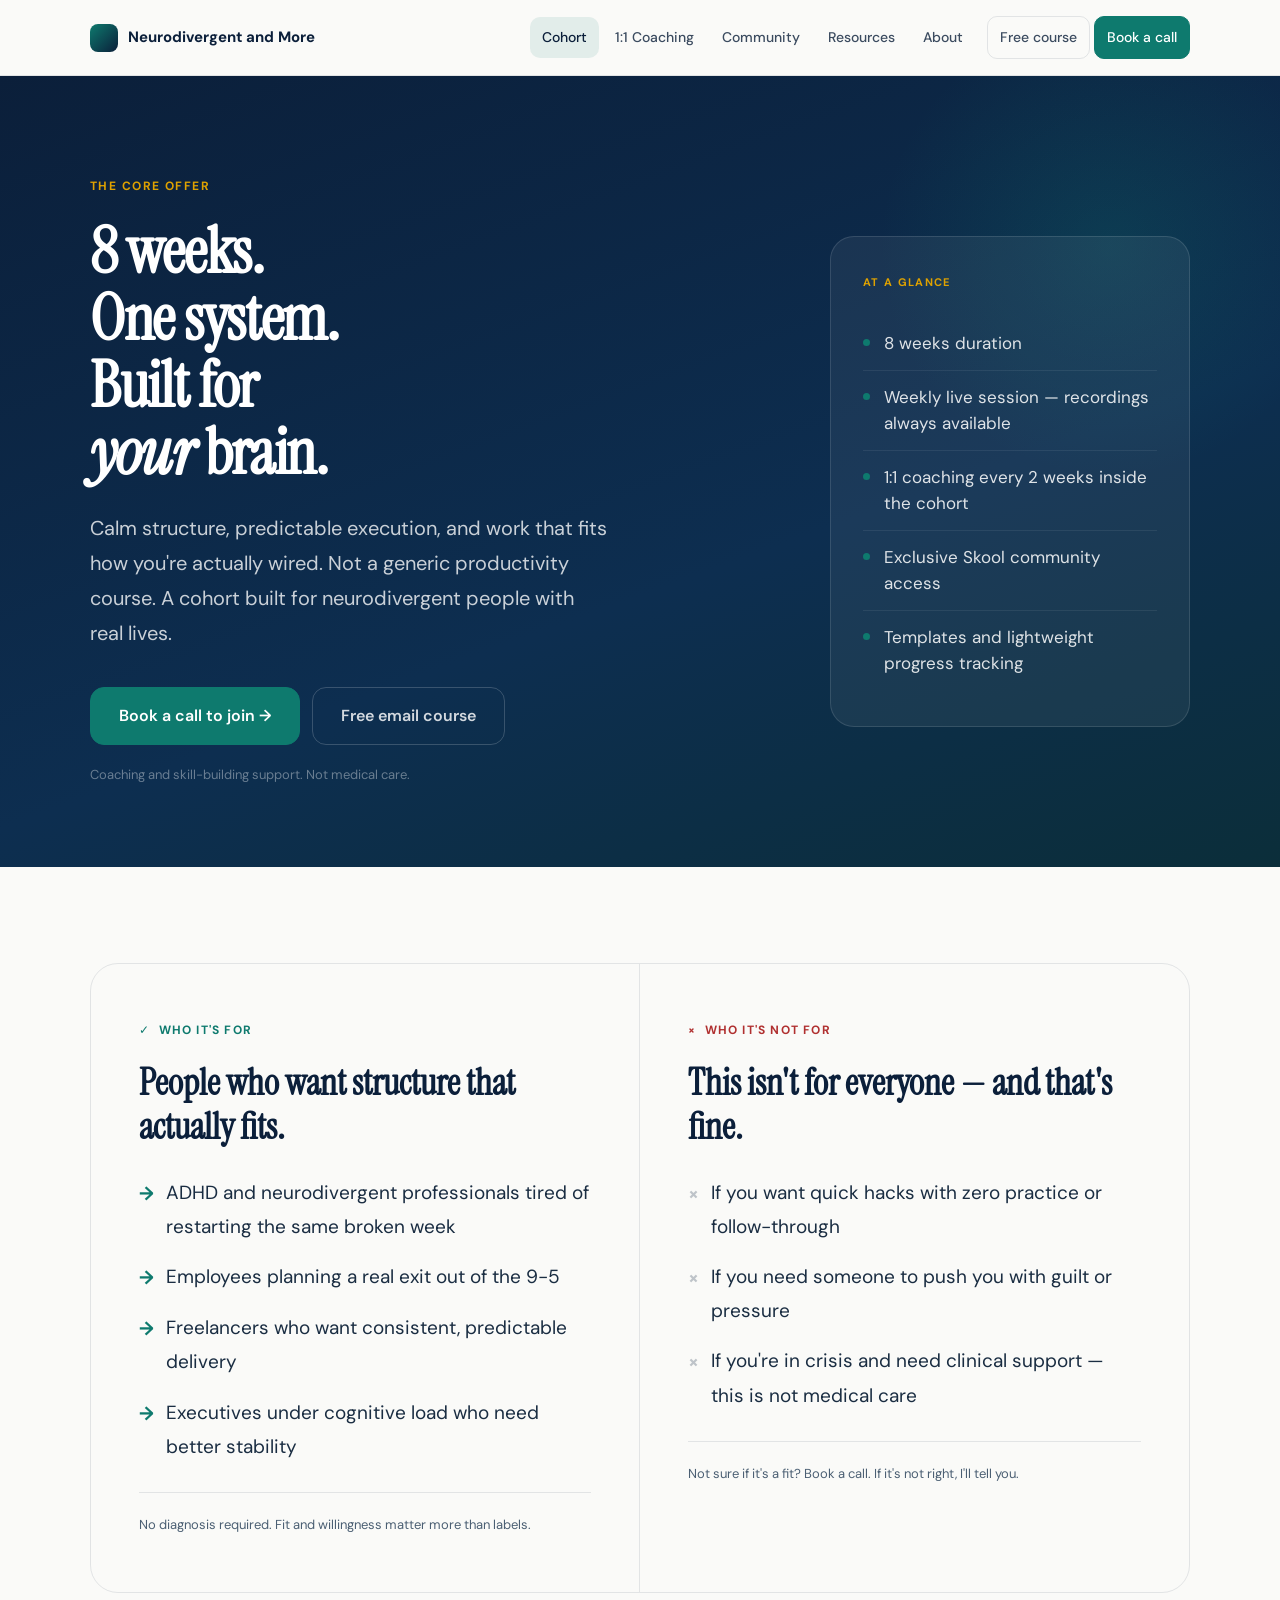
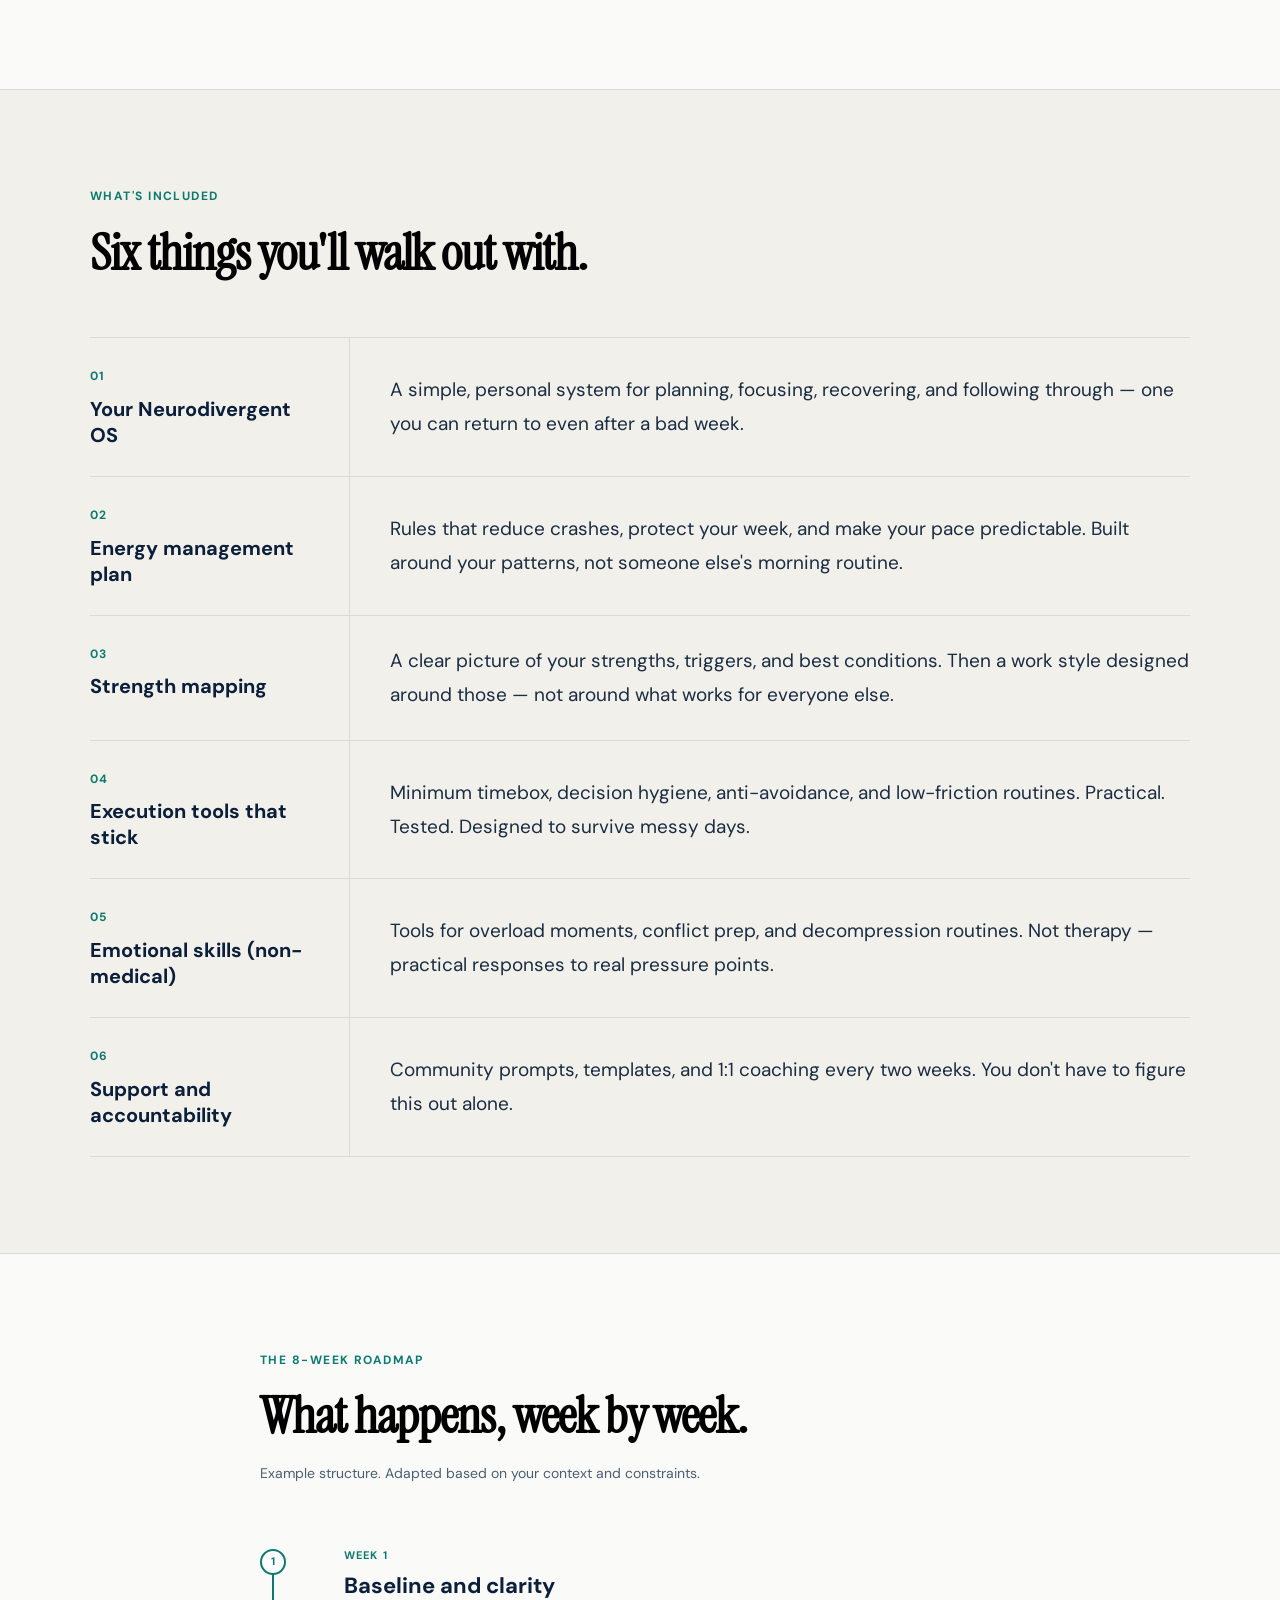
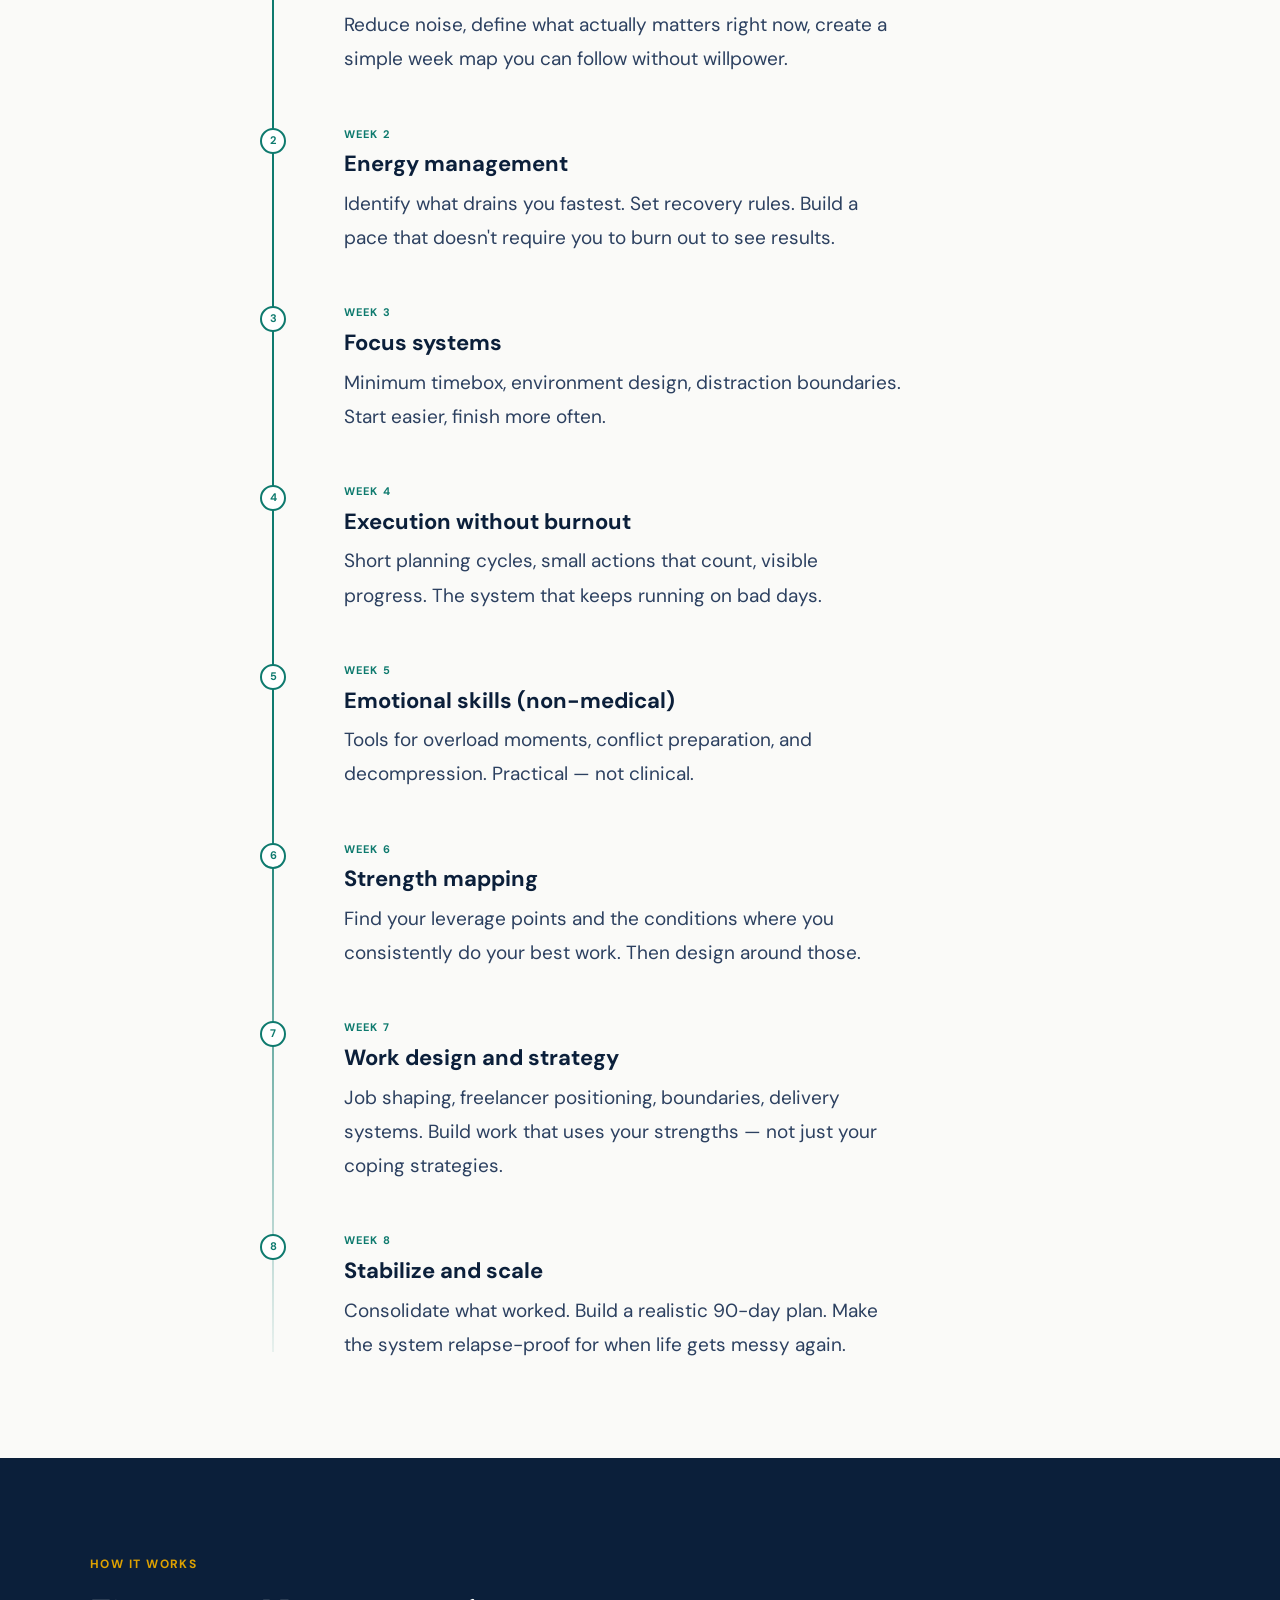
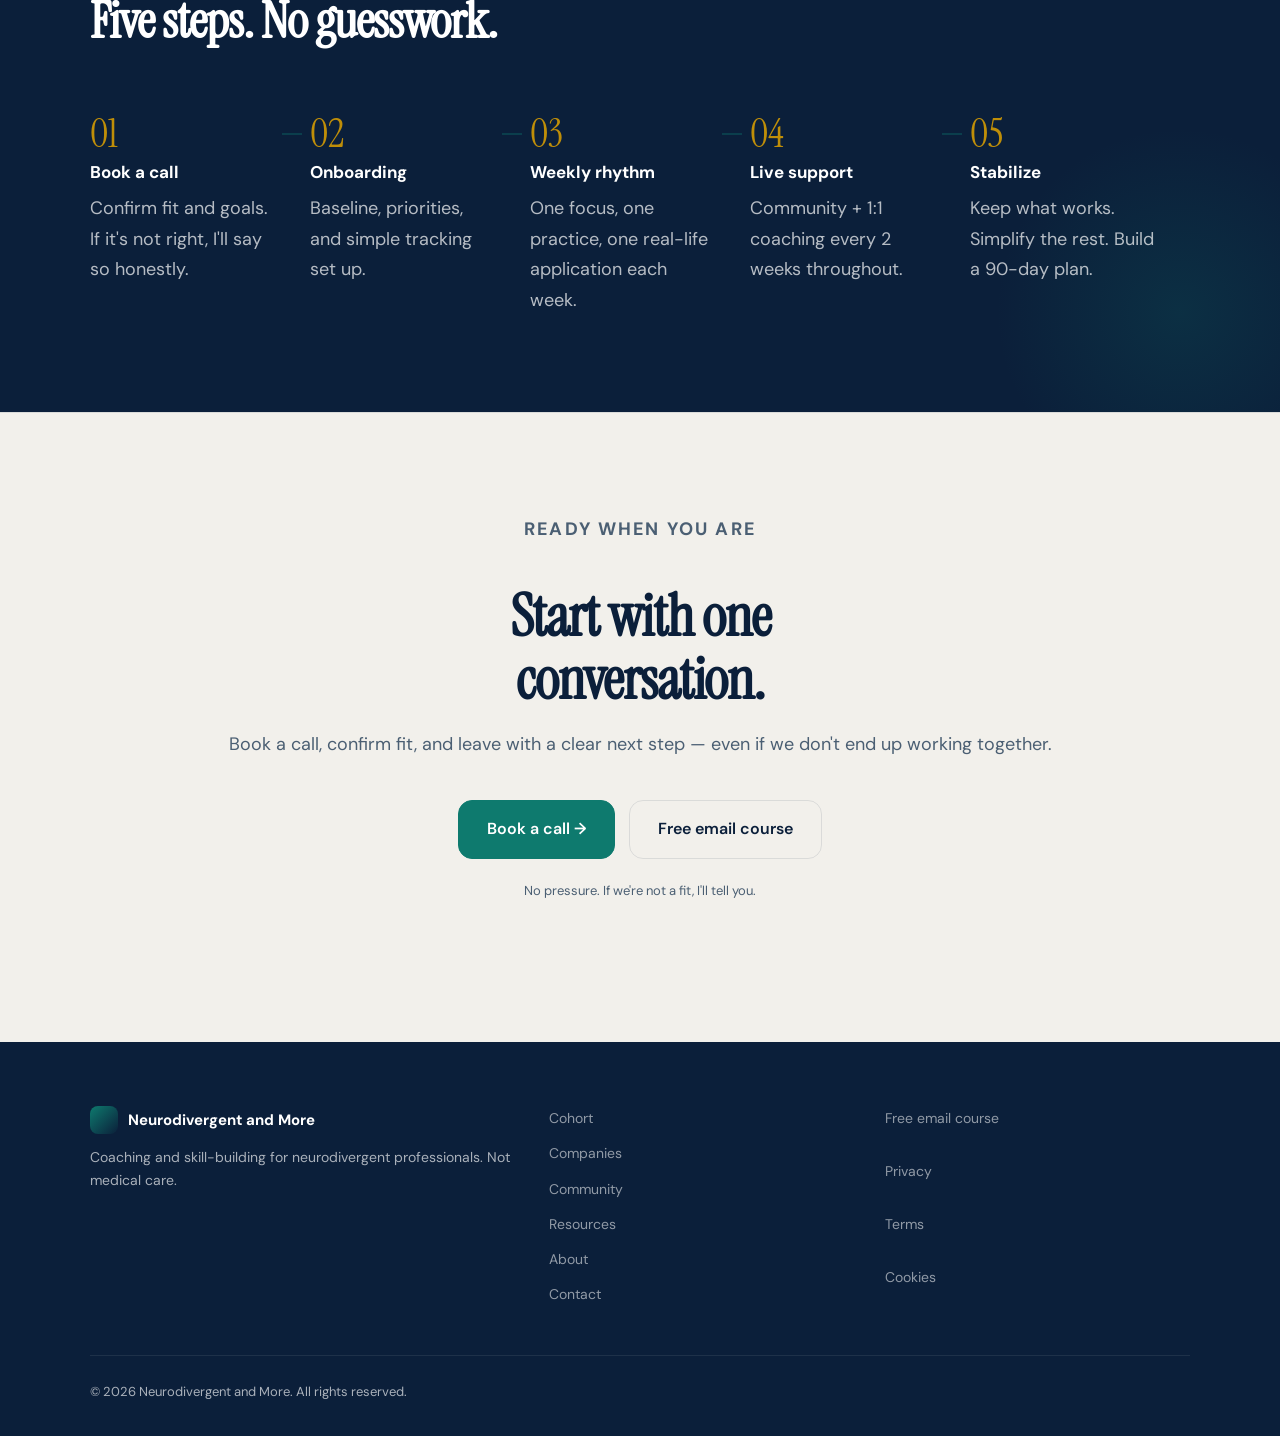
<file: program.html>
<!doctype html>
<html lang="en">
<head>
  <meta charset="utf-8" />
  <meta name="viewport" content="width=device-width, initial-scale=1" />
  <title>8-week Cohort Program - Neurodivergent and More</title>
  <meta name="description" content="The 8-week cohort program for neurodivergent professionals." />
  <link rel="preconnect" href="https://fonts.googleapis.com" />
  <link rel="preconnect" href="https://fonts.gstatic.com" crossorigin />
  <link href="https://fonts.googleapis.com/css2?family=Instrument+Serif:ital@0;1&family=DM+Sans:ital,wght@0,400;0,500;0,600;0,700;1,400&display=swap" rel="stylesheet" />
  <style>
    :root {
      --navy:#0B1F3A;--teal:#0E7A6E;--amber:#DFA200;--bg:#FAFAF8;--white:#FFFFFF;--muted:#4B5F73;--border:rgba(11,31,58,0.10);
      --serif:'Instrument Serif',Georgia,serif;--sans:'DM Sans',system-ui,sans-serif;
    }
    *,*::before,*::after{box-sizing:border-box;margin:0;padding:0;}
    html{scroll-behavior:smooth;}
    body{font-family:var(--sans);background:var(--bg);color:var(--navy);font-size:19px;line-height:1.80;overflow-x:hidden;}
    a{text-decoration:none;color:inherit;}
    .container{width:min(1100px,calc(100% - 48px));margin-inline:auto;}
    .narrow{width:min(760px,calc(100% - 48px));margin-inline:auto;}

    /* NAV */
    .site-header{position:sticky;top:0;z-index:100;background:rgba(250,250,248,0.95);backdrop-filter:blur(12px);border-bottom:1px solid var(--border);}
    .nav{display:flex;align-items:center;justify-content:space-between;padding:16px 0;gap:16px;}
    .brand{display:flex;align-items:center;gap:10px;font-weight:700;font-size:15px;}
    .brand-mark{width:28px;height:28px;border-radius:8px;background:linear-gradient(135deg,var(--teal),var(--navy));flex-shrink:0;}
    .nav-links{display:flex;align-items:center;gap:4px;}
    .nav-links a{padding:8px 12px;border-radius:10px;font-size:14px;font-weight:500;color:rgba(11,31,58,0.80);transition:background .15s;} .nav-links a.btn-primary{color:#ffffff!important;}
    .nav-links a:hover{background:rgba(11,31,58,0.06);}
    .nav-links a[aria-current="page"]{background:rgba(14,122,110,0.10);color:var(--navy);}
    .btn{display:inline-flex;align-items:center;gap:8px;padding:10px 20px;border-radius:12px;font-weight:600;font-size:14px;cursor:pointer;border:1px solid transparent;transition:all .15s;white-space:nowrap;font-family:var(--sans);}
    .btn-primary{background:var(--teal);color:white;border-color:var(--teal);}
    .btn-primary:hover{filter:brightness(1.05);}
    .btn-ghost{background:transparent;color:var(--navy);border-color:var(--border);}
    .btn-ghost:hover{background:rgba(11,31,58,0.06);}
    .btn-lg{padding:14px 28px;font-size:16px;border-radius:14px;}

    /* HERO */
    .hero{background:linear-gradient(160deg,#0B1F3A 0%,#0d2e50 60%,#0B2E3A 100%);padding:100px 0 80px;position:relative;overflow:hidden;}
    .hero::before{content:'';position:absolute;top:-80px;right:-80px;width:500px;height:500px;background:radial-gradient(circle,rgba(14,122,110,0.22) 0%,transparent 65%);pointer-events:none;}
    .hero-inner{display:grid;grid-template-columns:1fr 360px;gap:64px;align-items:center;position:relative;z-index:1;}
    .hero-eyebrow{font-size:12px;font-weight:700;letter-spacing:.12em;text-transform:uppercase;color:var(--amber);margin-bottom:20px;}
    .hero h1{font-family:var(--serif);font-size:clamp(44px,5vw,70px);color:white;line-height:1.05;letter-spacing:-.02em;margin-bottom:24px;}
    .hero-sub{font-size:20px;color:rgba(255,255,255,.78);line-height:1.75;margin-bottom:36px;max-width:520px;}
    .hero-ctas{display:flex;gap:12px;flex-wrap:wrap;}
    .hero-fineprint{margin-top:18px;font-size:13px;color:rgba(255,255,255,.38);}
    .glance{background:rgba(255,255,255,.06);border:1px solid rgba(255,255,255,.12);border-radius:24px;padding:36px 32px;}
    .glance-label{font-size:11px;font-weight:700;letter-spacing:.12em;text-transform:uppercase;color:var(--amber);margin-bottom:24px;}
    .glance-row{display:flex;align-items:flex-start;gap:14px;padding:14px 0;border-bottom:1px solid rgba(255,255,255,.07);}
    .glance-row:last-child{border-bottom:none;}
    .glance-dot{width:7px;height:7px;border-radius:50%;background:var(--teal);margin-top:8px;flex-shrink:0;}
    .glance-text{font-size:17px;color:rgba(255,255,255,.86);line-height:1.5;}

    /* FOR WHO */
    .for-who{padding:96px 0;background:var(--bg);}
    .for-who-inner{display:grid;grid-template-columns:1fr 1fr;border:1px solid var(--border);border-radius:28px;overflow:hidden;}
    .for-who-col{padding:56px 48px;}
    .for-who-col:first-child{border-right:1px solid var(--border);}
    .for-who-tag{font-size:12px;font-weight:700;letter-spacing:.10em;text-transform:uppercase;margin-bottom:20px;display:block;}
    .tag-yes{color:var(--teal);}
    .tag-no{color:#b03030;}
    .for-who-col h2{font-family:var(--serif);font-size:clamp(28px,3vw,36px);color:var(--navy);margin-bottom:28px;line-height:1.2;}
    .for-who-list{list-style:none;display:grid;gap:16px;}
    .for-who-list li{display:flex;align-items:flex-start;gap:12px;font-size:19px;line-height:1.80;color:#1a2d42;}
    .for-who-list li .ar{font-weight:700;flex-shrink:0;margin-top:1px;}
    .for-who-col:first-child .ar{color:var(--teal);}
    .for-who-col:last-child .ar{color:rgba(11,31,58,.25);}
    .for-who-note{margin-top:28px;font-size:13px;color:var(--muted);padding-top:20px;border-top:1px solid var(--border);}

    /* DELIVERABLES */
    .deliverables{padding:96px 0;background:#F2F0EB;border-top:1px solid var(--border);border-bottom:1px solid var(--border);}
    .section-eyebrow{font-size:12px;font-weight:700;letter-spacing:.12em;text-transform:uppercase;color:var(--teal);margin-bottom:16px;}
    .section-title{font-family:var(--serif);font-size:clamp(34px,4vw,52px);color:#000!important;line-height:1.12;letter-spacing:-.02em;margin-bottom:56px;}
    .deliverable-row{display:grid;grid-template-columns:260px 1fr;border-bottom:1px solid rgba(11,31,58,.10);transition:background .15s;}
    .deliverable-row:first-child{border-top:1px solid rgba(11,31,58,.10);}
    .deliverable-row:hover{background:rgba(255,255,255,.55);}
    .deliverable-label{padding:28px 32px 28px 0;border-right:1px solid rgba(11,31,58,.10);}
    .deliverable-num{font-size:12px;font-weight:700;letter-spacing:.08em;color:var(--teal);margin-bottom:8px;}
    .deliverable-label h3{font-size:20px;font-weight:700;color:var(--navy);line-height:1.3;}
    .deliverable-desc{padding:28px 0 28px 40px;font-size:19px;color:#1a2d42;line-height:1.80;display:flex;align-items:center;}

    /* TIMELINE */
    .roadmap{padding:96px 0;background:var(--bg);}
    .roadmap-note{font-size:14px;color:var(--muted);margin-top:-40px;margin-bottom:60px;}
    .timeline{position:relative;padding-left:48px;}
    .timeline::before{content:'';position:absolute;left:12px;top:10px;width:2px;height:calc(100% - 20px);background:linear-gradient(to bottom,var(--teal) 60%,rgba(14,122,110,.08));}
    .timeline-item{position:relative;padding:0 0 48px 36px;}
    .timeline-item:last-child{padding-bottom:0;}
    .timeline-dot{position:absolute;left:-48px;top:3px;width:26px;height:26px;border-radius:50%;background:var(--white);border:2px solid var(--teal);display:flex;align-items:center;justify-content:center;font-size:11px;font-weight:700;color:var(--teal);}
    .timeline-week{font-size:11px;font-weight:700;letter-spacing:.10em;text-transform:uppercase;color:var(--teal);margin-bottom:6px;}
    .timeline-title{font-size:22px;font-weight:700;color:var(--navy);margin-bottom:8px;line-height:1.3;}
    .timeline-desc{font-size:19px;color:#2c4060;line-height:1.80;max-width:560px;}

    /* HOW IT WORKS */
    .how-it-works{padding:96px 0;background:var(--navy);position:relative;overflow:hidden;}
    .how-it-works::before{content:'';position:absolute;bottom:-100px;right:-100px;width:400px;height:400px;background:radial-gradient(circle,rgba(14,122,110,.18) 0%,transparent 65%);}
    .how-it-works .section-eyebrow{color:var(--amber);}
    .how-it-works .section-title{color:white!important;margin-bottom:64px;}
    .steps-flow{display:flex;gap:0;position:relative;z-index:1;}
    .step-item{flex:1;padding-right:32px;position:relative;}
    .step-item:not(:last-child)::after{content:'';position:absolute;top:20px;right:8px;width:20px;height:2px;background:rgba(14,122,110,.35);}
    .step-num{font-family:var(--serif);font-size:40px;color:var(--amber);line-height:1;margin-bottom:8px;opacity:0.85;}
    .step-title{font-size:17px;font-weight:700;color:white;margin-bottom:10px;line-height:1.3;}
    .step-desc{font-size:18px;color:rgba(255,255,255,.70);line-height:1.70;}

    /* CTA */
    .cta-band{padding:100px 0;background:#F2F0EB;border-top:1px solid var(--border);text-align:center;}
    .cta-band h2{font-family:var(--serif);font-size:clamp(38px,4.5vw,62px);color:var(--navy);line-height:1.1;letter-spacing:-.02em;margin-bottom:16px;margin-top:16px;}
    .cta-band p{font-size:18px;color:var(--muted);margin-bottom:40px;}
    .cta-btns{display:flex;gap:14px;justify-content:center;flex-wrap:wrap;}

    /* FOOTER */
    .site-footer{background:var(--navy);color:rgba(255,255,255,.65);padding:64px 0 32px;}
    .footer-grid{display:grid;grid-template-columns:1.4fr 1fr 1fr;gap:32px;margin-bottom:48px;}
    .footer-brand{display:flex;align-items:center;gap:10px;font-weight:700;color:white;margin-bottom:12px;font-size:15px;}
    .footer-links{display:grid;gap:10px;}
    .footer-links a{font-size:14px;color:rgba(255,255,255,.55);}
    .footer-links a:hover{color:white;}
    .footer-bottom{padding-top:24px;border-top:1px solid rgba(255,255,255,.08);font-size:13px;}

    @media(max-width:900px){
      .hero-inner{grid-template-columns:1fr;}
      .glance{display:none;}
      .for-who-inner{grid-template-columns:1fr;}
      .for-who-col:first-child{border-right:none;border-bottom:1px solid var(--border);}
      .deliverable-row{grid-template-columns:1fr;}
      .deliverable-label{border-right:none;padding:24px 0 0;}
      .deliverable-desc{padding:8px 0 24px;}
      .steps-flow{flex-direction:column;gap:32px;}
      .step-item::after{display:none;}
      .footer-grid{grid-template-columns:1fr;}
    }
    @media(max-width:600px){
      .hero{padding:72px 0 56px;}
      .for-who-col{padding:36px 24px;}
    }
  </style>
</head>
<body>
  <header class="site-header">
    <nav class="nav container">
      <a class="brand" href="/index.html">
        <span class="brand-mark" aria-hidden="true"></span>
        <span>Neurodivergent and More</span>
      </a>
      <div class="nav-links">
        <a aria-current="page" href="/program.html">Cohort</a>
        <a href="/coaching.html" style="white-space:nowrap;">1:1 Coaching</a>
        <a href="/community.html">Community</a>
        <a href="/resources.html">Resources</a>
        <a href="/about.html">About</a>
        <a class="btn btn-ghost" style="margin-left:8px;" href="/free-course.html">Free course</a>
        <a class="btn btn-primary" href="/contact.html">Book a call</a>
      </div>
    </nav>
  </header>

  <main id="main">

    <section class="hero">
      <div class="container">
        <div class="hero-inner">
          <div>
            <p class="hero-eyebrow">The core offer</p>
            <h1>8 weeks.<br>One system.<br>Built for<br><em style="font-style:italic;">your</em> brain.</h1>
            <p class="hero-sub">Calm structure, predictable execution, and work that fits how you're actually wired. Not a generic productivity course. A cohort built for neurodivergent people with real lives.</p>
            <div class="hero-ctas">
              <a href="/contact.html" class="btn btn-primary btn-lg">Book a call to join →</a>
              <a href="/free-course.html" class="btn btn-ghost btn-lg" style="color:rgba(255,255,255,.82);border-color:rgba(255,255,255,.18);">Free email course</a>
            </div>
            <p class="hero-fineprint">Coaching and skill-building support. Not medical care.</p>
          </div>
          <div class="glance">
            <p class="glance-label">At a glance</p>
            <div class="glance-row"><div class="glance-dot"></div><div class="glance-text">8 weeks duration</div></div>
            <div class="glance-row"><div class="glance-dot"></div><div class="glance-text">Weekly live session — recordings always available</div></div>
            <div class="glance-row"><div class="glance-dot"></div><div class="glance-text">1:1 coaching every 2 weeks inside the cohort</div></div>
            <div class="glance-row"><div class="glance-dot"></div><div class="glance-text">Exclusive Skool community access</div></div>
            <div class="glance-row"><div class="glance-dot"></div><div class="glance-text">Templates and lightweight progress tracking</div></div>
          </div>
        </div>
      </div>
    </section>

    <section class="for-who">
      <div class="container">
        <div class="for-who-inner">
          <div class="for-who-col">
            <span class="for-who-tag tag-yes">✓ &nbsp;Who it's for</span>
            <h2>People who want structure that actually fits.</h2>
            <ul class="for-who-list">
              <li><span class="ar">→</span> ADHD and neurodivergent professionals tired of restarting the same broken week</li>
              <li><span class="ar">→</span> Employees planning a real exit out of the 9-5</li>
              <li><span class="ar">→</span> Freelancers who want consistent, predictable delivery</li>
              <li><span class="ar">→</span> Executives under cognitive load who need better stability</li>
            </ul>
            <p class="for-who-note">No diagnosis required. Fit and willingness matter more than labels.</p>
          </div>
          <div class="for-who-col">
            <span class="for-who-tag tag-no">× &nbsp;Who it's not for</span>
            <h2>This isn't for everyone — and that's fine.</h2>
            <ul class="for-who-list">
              <li><span class="ar">×</span> If you want quick hacks with zero practice or follow-through</li>
              <li><span class="ar">×</span> If you need someone to push you with guilt or pressure</li>
              <li><span class="ar">×</span> If you're in crisis and need clinical support — this is not medical care</li>
            </ul>
            <p class="for-who-note">Not sure if it's a fit? Book a call. If it's not right, I'll tell you.</p>
          </div>
        </div>
      </div>
    </section>

    <section class="deliverables">
      <div class="container">
        <p class="section-eyebrow">What's included</p>
        <h2 class="section-title">Six things you'll walk out with.</h2>
        <div>
          <div class="deliverable-row">
            <div class="deliverable-label"><p class="deliverable-num">01</p><h3>Your Neurodivergent OS</h3></div>
            <div class="deliverable-desc">A simple, personal system for planning, focusing, recovering, and following through — one you can return to even after a bad week.</div>
          </div>
          <div class="deliverable-row">
            <div class="deliverable-label"><p class="deliverable-num">02</p><h3>Energy management plan</h3></div>
            <div class="deliverable-desc">Rules that reduce crashes, protect your week, and make your pace predictable. Built around your patterns, not someone else's morning routine.</div>
          </div>
          <div class="deliverable-row">
            <div class="deliverable-label"><p class="deliverable-num">03</p><h3>Strength mapping</h3></div>
            <div class="deliverable-desc">A clear picture of your strengths, triggers, and best conditions. Then a work style designed around those — not around what works for everyone else.</div>
          </div>
          <div class="deliverable-row">
            <div class="deliverable-label"><p class="deliverable-num">04</p><h3>Execution tools that stick</h3></div>
            <div class="deliverable-desc">Minimum timebox, decision hygiene, anti-avoidance, and low-friction routines. Practical. Tested. Designed to survive messy days.</div>
          </div>
          <div class="deliverable-row">
            <div class="deliverable-label"><p class="deliverable-num">05</p><h3>Emotional skills (non-medical)</h3></div>
            <div class="deliverable-desc">Tools for overload moments, conflict prep, and decompression routines. Not therapy — practical responses to real pressure points.</div>
          </div>
          <div class="deliverable-row">
            <div class="deliverable-label"><p class="deliverable-num">06</p><h3>Support and accountability</h3></div>
            <div class="deliverable-desc">Community prompts, templates, and 1:1 coaching every two weeks. You don't have to figure this out alone.</div>
          </div>
        </div>
      </div>
    </section>

    <section class="roadmap">
      <div class="narrow">
        <p class="section-eyebrow">The 8-week roadmap</p>
        <h2 class="section-title">What happens, week by week.</h2>
        <p class="roadmap-note">Example structure. Adapted based on your context and constraints.</p>
        <div class="timeline">
          <div class="timeline-item"><div class="timeline-dot">1</div><p class="timeline-week">Week 1</p><h3 class="timeline-title">Baseline and clarity</h3><p class="timeline-desc">Reduce noise, define what actually matters right now, create a simple week map you can follow without willpower.</p></div>
          <div class="timeline-item"><div class="timeline-dot">2</div><p class="timeline-week">Week 2</p><h3 class="timeline-title">Energy management</h3><p class="timeline-desc">Identify what drains you fastest. Set recovery rules. Build a pace that doesn't require you to burn out to see results.</p></div>
          <div class="timeline-item"><div class="timeline-dot">3</div><p class="timeline-week">Week 3</p><h3 class="timeline-title">Focus systems</h3><p class="timeline-desc">Minimum timebox, environment design, distraction boundaries. Start easier, finish more often.</p></div>
          <div class="timeline-item"><div class="timeline-dot">4</div><p class="timeline-week">Week 4</p><h3 class="timeline-title">Execution without burnout</h3><p class="timeline-desc">Short planning cycles, small actions that count, visible progress. The system that keeps running on bad days.</p></div>
          <div class="timeline-item"><div class="timeline-dot">5</div><p class="timeline-week">Week 5</p><h3 class="timeline-title">Emotional skills (non-medical)</h3><p class="timeline-desc">Tools for overload moments, conflict preparation, and decompression. Practical — not clinical.</p></div>
          <div class="timeline-item"><div class="timeline-dot">6</div><p class="timeline-week">Week 6</p><h3 class="timeline-title">Strength mapping</h3><p class="timeline-desc">Find your leverage points and the conditions where you consistently do your best work. Then design around those.</p></div>
          <div class="timeline-item"><div class="timeline-dot">7</div><p class="timeline-week">Week 7</p><h3 class="timeline-title">Work design and strategy</h3><p class="timeline-desc">Job shaping, freelancer positioning, boundaries, delivery systems. Build work that uses your strengths — not just your coping strategies.</p></div>
          <div class="timeline-item"><div class="timeline-dot">8</div><p class="timeline-week">Week 8</p><h3 class="timeline-title">Stabilize and scale</h3><p class="timeline-desc">Consolidate what worked. Build a realistic 90-day plan. Make the system relapse-proof for when life gets messy again.</p></div>
        </div>
      </div>
    </section>

    <section class="how-it-works">
      <div class="container">
        <p class="section-eyebrow">How it works</p>
        <h2 class="section-title">Five steps. No guesswork.</h2>
        <div class="steps-flow">
          <div class="step-item"><div class="step-num">01</div><h3 class="step-title">Book a call</h3><p class="step-desc">Confirm fit and goals. If it's not right, I'll say so honestly.</p></div>
          <div class="step-item"><div class="step-num">02</div><h3 class="step-title">Onboarding</h3><p class="step-desc">Baseline, priorities, and simple tracking set up.</p></div>
          <div class="step-item"><div class="step-num">03</div><h3 class="step-title">Weekly rhythm</h3><p class="step-desc">One focus, one practice, one real-life application each week.</p></div>
          <div class="step-item"><div class="step-num">04</div><h3 class="step-title">Live support</h3><p class="step-desc">Community + 1:1 coaching every 2 weeks throughout.</p></div>
          <div class="step-item"><div class="step-num">05</div><h3 class="step-title">Stabilize</h3><p class="step-desc">Keep what works. Simplify the rest. Build a 90-day plan.</p></div>
        </div>
      </div>
    </section>

    <section class="cta-band">
      <div class="container">
        <p class="section-eyebrow">Ready when you are</p>
        <h2>Start with one<br>conversation.</h2>
        <p>Book a call, confirm fit, and leave with a clear next step — even if we don't end up working together.</p>
        <div class="cta-btns">
          <a href="/contact.html" class="btn btn-primary btn-lg">Book a call →</a>
          <a href="/free-course.html" class="btn btn-ghost btn-lg">Free email course</a>
        </div>
        <p style="margin-top:20px;font-size:13px;color:var(--muted);">No pressure. If we're not a fit, I'll tell you.</p>
      </div>
    </section>

  </main>

  <footer class="site-footer">
    <div class="container">
      <div class="footer-grid">
        <div>
          <div class="footer-brand"><span class="brand-mark" aria-hidden="true"></span><span>Neurodivergent and More</span></div>
          <p style="font-size:14px;line-height:1.6;">Coaching and skill-building for neurodivergent professionals. Not medical care.</p>
        </div>
        <div class="footer-links">
          <a href="/program.html">Cohort</a><a href="/companies.html">Companies</a>
          <a href="/community.html">Community</a><a href="/resources.html">Resources</a>
          <a href="/about.html">About</a><a href="/contact.html">Contact</a>
        </div>
        <div class="footer-links">
          <a href="/free-course.html">Free email course</a>
          <a href="/privacy.html">Privacy</a><a href="/terms.html">Terms</a><a href="/cookies.html">Cookies</a>
        </div>
      </div>
      <div class="footer-bottom"><p>© <span id="year"></span> Neurodivergent and More. All rights reserved.</p></div>
    </div>
  </footer>
  <script>document.getElementById('year').textContent=new Date().getFullYear();</script>
</body>
</html>
</file>
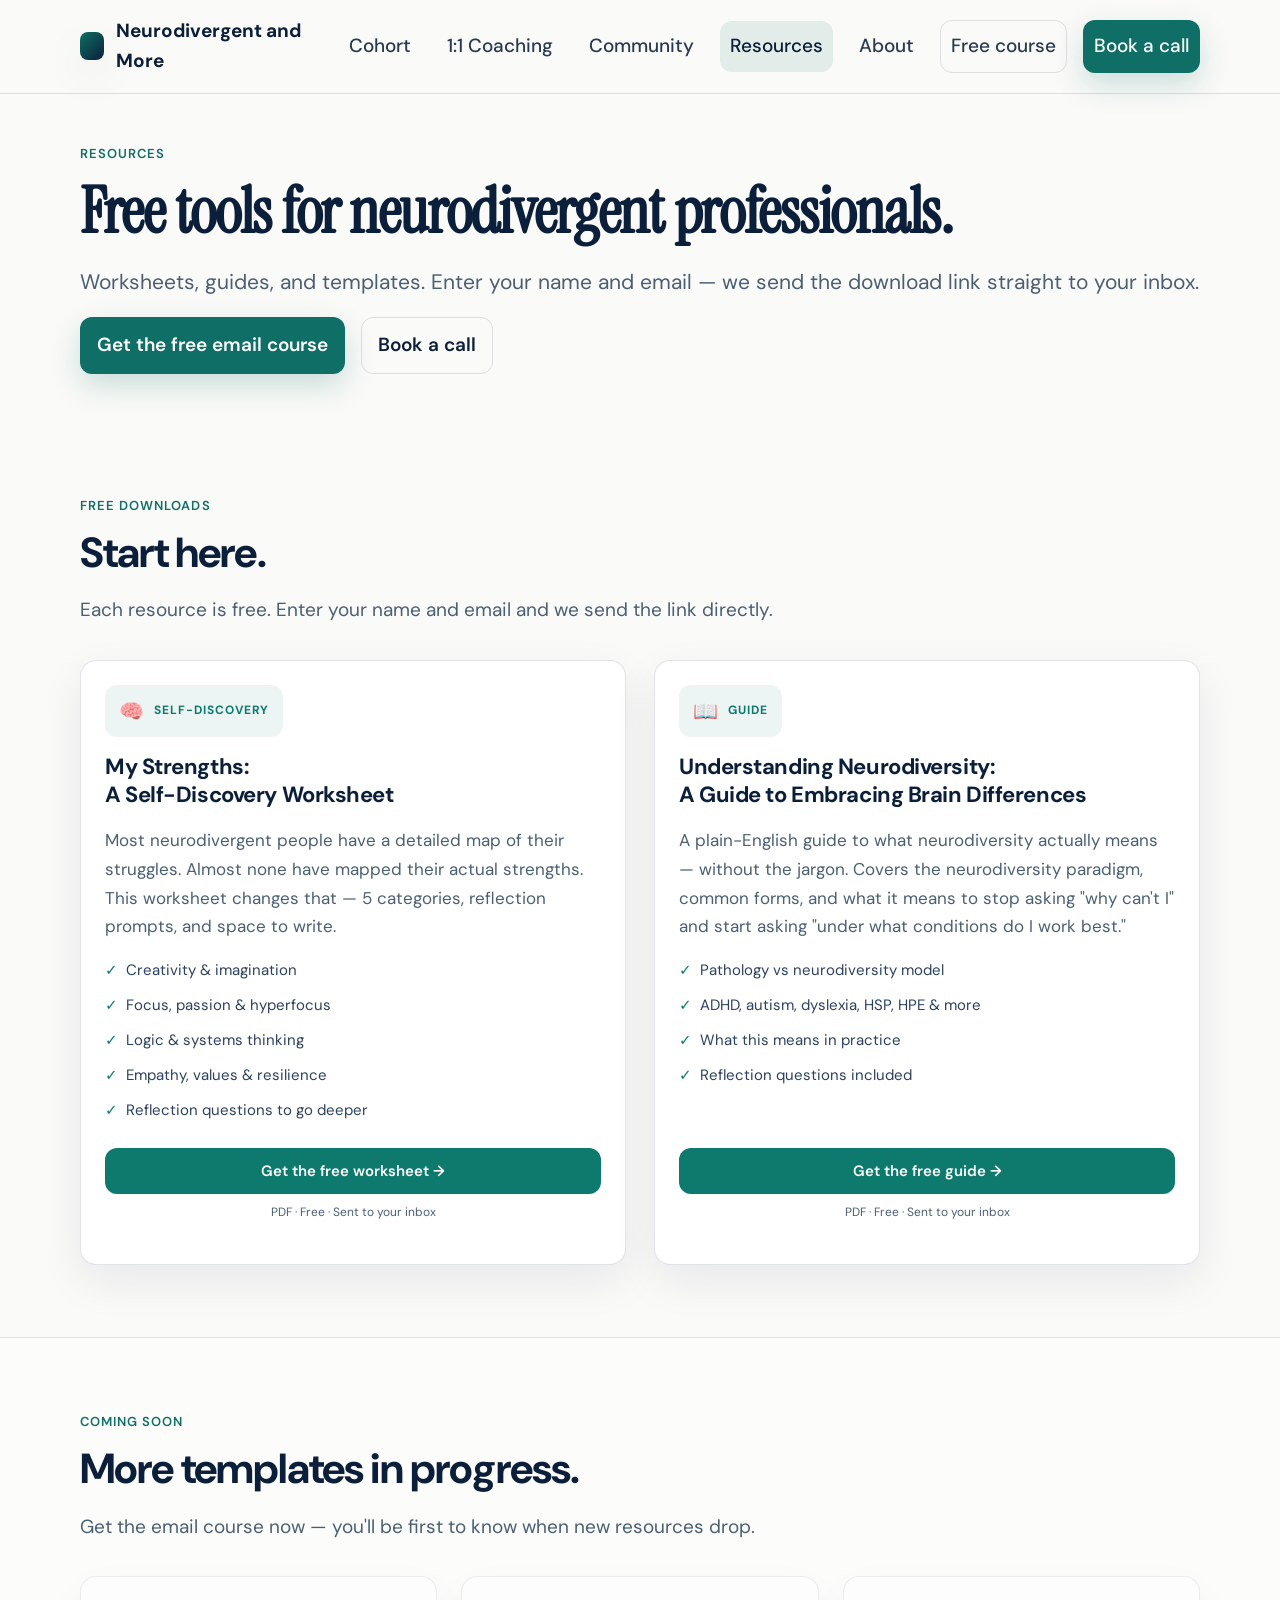
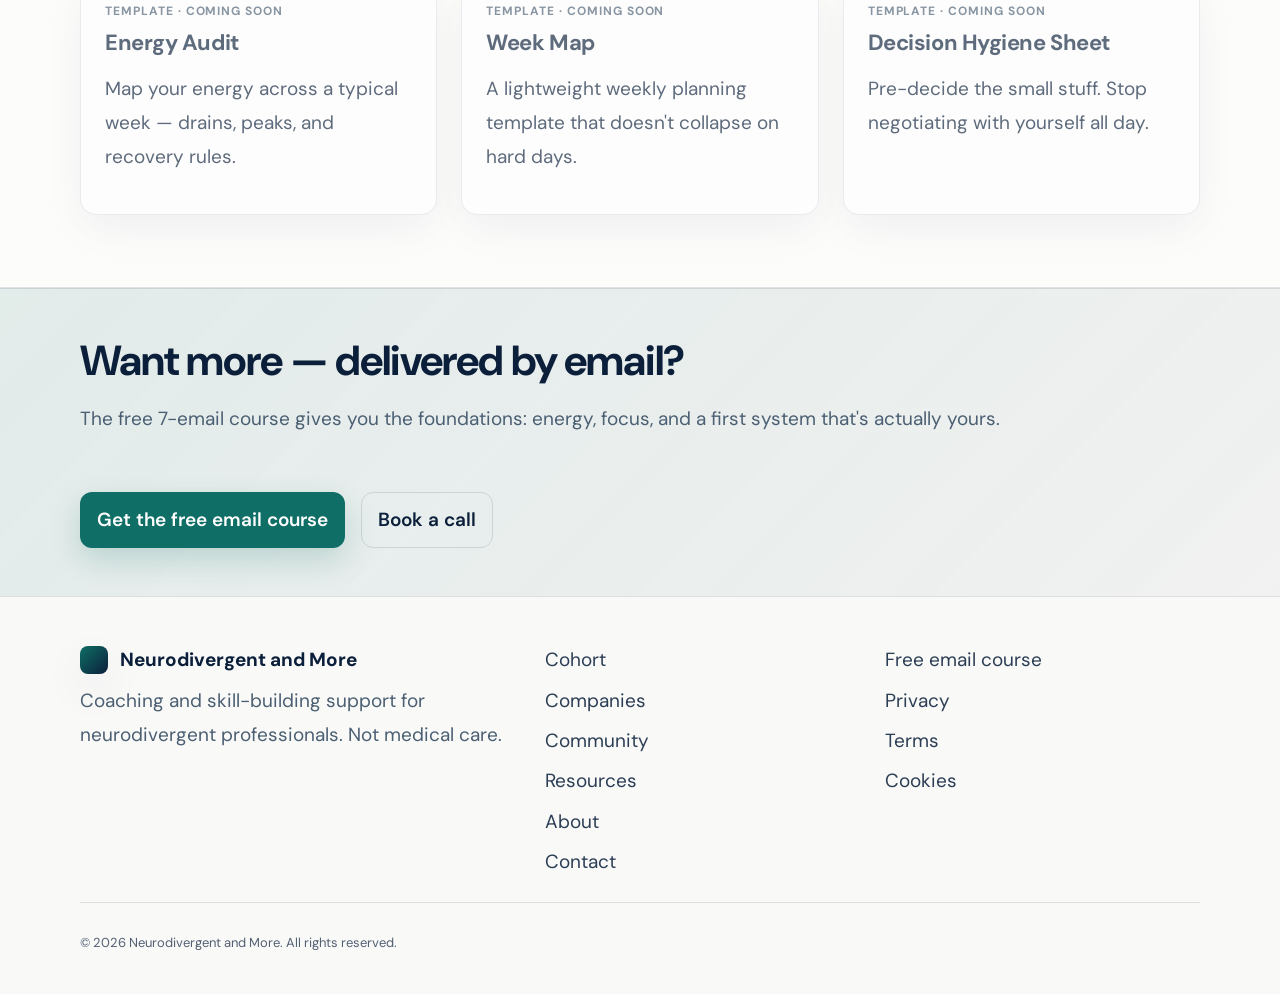
<file: resources.html>
<!doctype html>
<html lang="en">
<head>
  <meta charset="utf-8" />
  <meta name="viewport" content="width=device-width, initial-scale=1" />
  <title>Resources - Neurodivergent and More</title>
  <meta name="description" content="Resources for neurodivergent professionals: energy, focus, execution, and how to structure your work around how you actually operate." />

  <meta property="og:title" content="Resources - Neurodivergent and More" />
  <meta property="og:description" content="Resources for neurodivergent professionals: energy, focus, execution, and how to structure your work around how you actually operate." />
  <meta property="og:type" content="website" />
  <meta property="og:url" content="https://YOUR_BRAND_DOMAIN.com/resources.html" />
  <meta property="og:image" content="https://YOUR_BRAND_DOMAIN.com/assets/og-image.jpg" />

  <link rel="icon" href="/assets/favicon.ico" />
  <link rel="preconnect" href="https://fonts.googleapis.com" />
  <link rel="preconnect" href="https://fonts.gstatic.com" crossorigin />
  <link href="https://fonts.googleapis.com/css2?family=Instrument+Serif:ital@0;1&family=DM+Sans:ital,wght@0,400;0,500;0,600;0,700;1,400&display=swap" rel="stylesheet" />
  <link rel="stylesheet" href="/assets/styles.css" />
  <style>
    /* Fix: nav btn-primary text must be white */
    .nav-menu a.btn-primary, .nav-menu .btn-primary, .site-header .btn-primary { color: #ffffff !important; }
  </style>
  <style>
    /* ── Font & size upgrade to match index ── */
    body {
      font-family: 'DM Sans', system-ui, sans-serif !important;
      font-size: 19px;
    }
    h1 {
      font-family: 'Instrument Serif', Georgia, serif !important;
      font-size: clamp(40px, 5vw, 64px) !important;
      letter-spacing: -0.02em;
      line-height: 1.10;
    }
    h2 {
      font-family: 'DM Sans', system-ui, sans-serif !important;
      font-size: clamp(28px, 3.5vw, 42px) !important;
      font-weight: 700;
      letter-spacing: -0.02em;
      line-height: 1.15;
    }
    h3 {
      font-family: 'DM Sans', system-ui, sans-serif !important;
      font-size: 22px !important;
      font-weight: 700;
    }
    p, li, label, select, input, textarea {
      font-size: 19px;
      line-height: 1.80;
    }
    .lead { font-size: 21px !important; }
    .brand-text { font-family: 'DM Sans', system-ui, sans-serif !important; }
  </style>
</head>

<body>
  <a class="skip-link" href="#main">Skip to content</a>
<header class="site-header">
    <nav class="nav container" aria-label="Primary">
      <a class="brand" href="/index.html">
        <span class="brand-mark" aria-hidden="true"></span>
        <span class="brand-text">Neurodivergent and More</span>
      </a>

      <button class="nav-toggle" type="button" aria-expanded="false" aria-controls="nav-menu">
        <span class="sr-only">Open menu</span>
        <span class="nav-toggle-bars" aria-hidden="true"></span>
      </button>

      <div class="nav-menu" id="nav-menu">
        <a  href="/program.html">Cohort</a>
        <a  href="/coaching.html" style="white-space:nowrap;">1:1 Coaching</a>
        <a  href="/community.html">Community</a>
        <a aria-current="page" href="/resources.html">Resources</a>
        <a  href="/about.html">About</a>
        <a class="btn btn-ghost" href="/free-course.html">Free course</a>
        <a class="btn btn-primary" href="/contact.html" style="color:#ffffff!important;">Book a call</a>
      </div>
    </nav>
  </header>

  <!-- ══ MODAL OVERLAY ══ -->
  <div id="modal-overlay" style="display:none;position:fixed;inset:0;background:rgba(11,31,58,0.55);z-index:9999;align-items:center;justify-content:center;backdrop-filter:blur(4px);">
    <div style="background:white;border-radius:24px;padding:40px;max-width:480px;width:calc(100% - 48px);position:relative;box-shadow:0 32px 80px rgba(11,31,58,0.25);">
      <button onclick="closeModal()" style="position:absolute;top:16px;right:16px;background:none;border:none;font-size:22px;cursor:pointer;color:#4B5F73;line-height:1;">✕</button>
      <p style="font-size:11px;font-weight:700;letter-spacing:.10em;text-transform:uppercase;color:#0E7A6E;margin-bottom:10px;">Free download</p>
      <h2 id="modal-title" style="font-size:22px;font-weight:700;color:#0B1F3A;margin-bottom:8px;line-height:1.3;"></h2>
      <p id="modal-desc" style="font-size:16px;color:#4B5F73;margin-bottom:24px;line-height:1.6;"></p>
      <!-- MAILCHIMP EMBED: replace the block below with your Mailchimp embedded form for each resource.
           Create a separate Mailchimp audience tag or segment per resource so you can send the right download link.
           Steps:
           1. In Mailchimp → Audience → Signup forms → Embedded forms
           2. Create a simple first name + email form
           3. Set up an automation: tag = resource name → send email with download link
           4. Paste the embed code inside the div below, replacing the placeholder form -->
      <div id="modal-form-container">
        <form id="modal-form" style="display:grid;gap:12px;" onsubmit="handleSubmit(event)">
          <input type="hidden" id="modal-resource" value="" />
          <label style="display:grid;gap:6px;font-weight:600;font-size:15px;color:#0B1F3A;">
            First name
            <input type="text" id="modal-name" placeholder="Your first name" required
              style="padding:12px 14px;border:1px solid rgba(11,31,58,0.15);border-radius:12px;font-size:15px;font-family:inherit;" />
          </label>
          <label style="display:grid;gap:6px;font-weight:600;font-size:15px;color:#0B1F3A;">
            Email
            <input type="email" id="modal-email" placeholder="your@email.com" required
              style="padding:12px 14px;border:1px solid rgba(11,31,58,0.15);border-radius:12px;font-size:15px;font-family:inherit;" />
          </label>
          <button type="submit" style="background:#0E7A6E;color:white;border:none;border-radius:12px;padding:14px;font-size:16px;font-weight:600;cursor:pointer;font-family:inherit;">Send me the resource →</button>
          <p style="font-size:12px;color:#4B5F73;text-align:center;margin:0;">No spam. Unsubscribe anytime.</p>
        </form>
        <div id="modal-success" style="display:none;text-align:center;padding:20px 0;">
          <div style="font-size:40px;margin-bottom:12px;">✅</div>
          <h3 style="color:#0B1F3A;margin-bottom:8px;">Check your inbox!</h3>
          <p style="color:#4B5F73;font-size:16px;">The download link is on its way. Check your spam folder if you don't see it in a few minutes.</p>
        </div>
      </div>
    </div>
  </div>

  <main id="main">

    <!-- HERO -->
    <section class="page-hero">
      <div class="container">
        <p class="eyebrow">Resources</p>
        <h1>Free tools for neurodivergent professionals.</h1>
        <p class="lead">
          Worksheets, guides, and templates. Enter your name and email — we send the download link straight to your inbox.
        </p>
        <div class="cta-row">
          <a class="btn btn-primary" href="/free-course.html">Get the free email course</a>
          <a class="btn btn-ghost" href="/contact.html">Book a call</a>
        </div>
      </div>
    </section>

    <!-- FREE DOWNLOADS -->
    <section class="section">
      <div class="container">
        <div class="section-head">
          <p class="eyebrow">Free downloads</p>
          <h2>Start here.</h2>
          <p class="muted">Each resource is free. Enter your name and email and we send the link directly.</p>
        </div>

        <div class="grid-2" style="gap:28px;">

          <!-- Resource 1 -->
          <article class="card" style="display:flex;flex-direction:column;gap:16px;">
            <div style="background:rgba(14,122,110,0.08);border-radius:12px;padding:10px 14px;display:inline-flex;align-items:center;gap:10px;width:fit-content;">
              <span style="font-size:20px;">🧠</span>
              <span style="font-size:12px;font-weight:700;letter-spacing:.08em;text-transform:uppercase;color:#0E7A6E;">Self-discovery</span>
            </div>
            <h3 style="font-size:22px;font-weight:700;color:#0B1F3A;line-height:1.3;margin:0;">My Strengths:<br>A Self-Discovery Worksheet</h3>
            <p style="color:#4B5F73;font-size:17px;line-height:1.70;margin:0;">Most neurodivergent people have a detailed map of their struggles. Almost none have mapped their actual strengths. This worksheet changes that — 5 categories, reflection prompts, and space to write.</p>
            <ul style="list-style:none;padding:0;margin:0;display:grid;gap:8px;">
              <li style="display:flex;gap:8px;font-size:15px;color:#2c4060;"><span style="color:#0E7A6E;">✓</span> Creativity &amp; imagination</li>
              <li style="display:flex;gap:8px;font-size:15px;color:#2c4060;"><span style="color:#0E7A6E;">✓</span> Focus, passion &amp; hyperfocus</li>
              <li style="display:flex;gap:8px;font-size:15px;color:#2c4060;"><span style="color:#0E7A6E;">✓</span> Logic &amp; systems thinking</li>
              <li style="display:flex;gap:8px;font-size:15px;color:#2c4060;"><span style="color:#0E7A6E;">✓</span> Empathy, values &amp; resilience</li>
              <li style="display:flex;gap:8px;font-size:15px;color:#2c4060;"><span style="color:#0E7A6E;">✓</span> Reflection questions to go deeper</li>
            </ul>
            <div style="margin-top:auto;padding-top:8px;">
              <button onclick="openModal('strengths', 'My Strengths: A Self-Discovery Worksheet', 'Map your actual strengths — not just your coping strategies. 5 categories, reflection prompts, and space to think.')"
                style="background:#0E7A6E;color:white;border:none;border-radius:12px;padding:13px 20px;font-size:15px;font-weight:600;cursor:pointer;width:100%;font-family:inherit;">
                Get the free worksheet →
              </button>
              <p style="font-size:12px;color:#4B5F73;text-align:center;margin-top:8px;">PDF · Free · Sent to your inbox</p>
            </div>
          </article>

          <!-- Resource 2 -->
          <article class="card" style="display:flex;flex-direction:column;gap:16px;">
            <div style="background:rgba(14,122,110,0.08);border-radius:12px;padding:10px 14px;display:inline-flex;align-items:center;gap:10px;width:fit-content;">
              <span style="font-size:20px;">📖</span>
              <span style="font-size:12px;font-weight:700;letter-spacing:.08em;text-transform:uppercase;color:#0E7A6E;">Guide</span>
            </div>
            <h3 style="font-size:22px;font-weight:700;color:#0B1F3A;line-height:1.3;margin:0;">Understanding Neurodiversity:<br>A Guide to Embracing Brain Differences</h3>
            <p style="color:#4B5F73;font-size:17px;line-height:1.70;margin:0;">A plain-English guide to what neurodiversity actually means — without the jargon. Covers the neurodiversity paradigm, common forms, and what it means to stop asking "why can't I" and start asking "under what conditions do I work best."</p>
            <ul style="list-style:none;padding:0;margin:0;display:grid;gap:8px;">
              <li style="display:flex;gap:8px;font-size:15px;color:#2c4060;"><span style="color:#0E7A6E;">✓</span> Pathology vs neurodiversity model</li>
              <li style="display:flex;gap:8px;font-size:15px;color:#2c4060;"><span style="color:#0E7A6E;">✓</span> ADHD, autism, dyslexia, HSP, HPE &amp; more</li>
              <li style="display:flex;gap:8px;font-size:15px;color:#2c4060;"><span style="color:#0E7A6E;">✓</span> What this means in practice</li>
              <li style="display:flex;gap:8px;font-size:15px;color:#2c4060;"><span style="color:#0E7A6E;">✓</span> Reflection questions included</li>
            </ul>
            <div style="margin-top:auto;padding-top:8px;">
              <button onclick="openModal('guide', 'Understanding Neurodiversity Guide', 'A practical guide to what neurodiversity really means — and what it changes when you stop fighting your brain.')"
                style="background:#0E7A6E;color:white;border:none;border-radius:12px;padding:13px 20px;font-size:15px;font-weight:600;cursor:pointer;width:100%;font-family:inherit;">
                Get the free guide →
              </button>
              <p style="font-size:12px;color:#4B5F73;text-align:center;margin-top:8px;">PDF · Free · Sent to your inbox</p>
            </div>
          </article>

        </div>
      </div>
    </section>

    <!-- COMING SOON -->
    <section class="section alt">
      <div class="container">
        <div class="section-head">
          <p class="eyebrow">Coming soon</p>
          <h2>More templates in progress.</h2>
          <p class="muted">Get the email course now — you'll be first to know when new resources drop.</p>
        </div>
        <div class="grid-3">
          <div class="card" style="opacity:0.65;">
            <p style="font-size:12px;font-weight:700;letter-spacing:.08em;text-transform:uppercase;color:#4B5F73;margin-bottom:8px;">Template · Coming soon</p>
            <h3>Energy Audit</h3>
            <p>Map your energy across a typical week — drains, peaks, and recovery rules.</p>
          </div>
          <div class="card" style="opacity:0.65;">
            <p style="font-size:12px;font-weight:700;letter-spacing:.08em;text-transform:uppercase;color:#4B5F73;margin-bottom:8px;">Template · Coming soon</p>
            <h3>Week Map</h3>
            <p>A lightweight weekly planning template that doesn't collapse on hard days.</p>
          </div>
          <div class="card" style="opacity:0.65;">
            <p style="font-size:12px;font-weight:700;letter-spacing:.08em;text-transform:uppercase;color:#4B5F73;margin-bottom:8px;">Template · Coming soon</p>
            <h3>Decision Hygiene Sheet</h3>
            <p>Pre-decide the small stuff. Stop negotiating with yourself all day.</p>
          </div>
        </div>
      </div>
    </section>

    <!-- CTA -->
    <section class="cta-band">
      <div class="container cta-band-inner">
        <div>
          <h2>Want more — delivered by email?</h2>
          <p class="muted">The free 7-email course gives you the foundations: energy, focus, and a first system that's actually yours.</p>
        </div>
        <div class="cta-row">
          <a class="btn btn-primary" href="/free-course.html">Get the free email course</a>
          <a class="btn btn-ghost" href="/contact.html">Book a call</a>
        </div>
      </div>
    </section>

  </main>

<footer class="site-footer">
    <div class="container footer-grid">
      <div>
        <div class="brand footer-brand">
          <span class="brand-mark" aria-hidden="true"></span>
          <span class="brand-text">Neurodivergent and More</span>
        </div>
        <p class="muted">Coaching and skill-building support for neurodivergent professionals. Not medical care.</p>
      </div>

      <div class="footer-links">
        <a href="/program.html">Cohort</a>
        <a href="/companies.html">Companies</a>
        <a href="/community.html">Community</a>
        <a href="/resources.html">Resources</a>
        <a href="/about.html">About</a>
        <a href="/contact.html">Contact</a>
      </div>

      <div class="footer-links">
        <a href="/free-course.html">Free email course</a>
        <a href="/legal/privacy.html">Privacy</a>
        <a href="/legal/terms.html">Terms</a>
        <a href="/legal/cookies.html">Cookies</a>
      </div>
    </div>

    <div class="container footer-bottom">
      <p class="fineprint">© <span id="year"></span> Neurodivergent and More. All rights reserved.</p>
    </div>
  </footer>

  <script src="/assets/main.js"></script>

  <style>
    #modal-overlay { display:none; }
    #modal-overlay.open { display:flex !important; }
    #modal-form-container input:focus {
      outline:3px solid rgba(14,122,110,0.25);
      outline-offset:2px;
      border-color:#0E7A6E !important;
    }
  </style>
  <script>
    function openModal(resourceId, title, desc) {
      document.getElementById('modal-title').textContent = title;
      document.getElementById('modal-desc').textContent = desc;
      document.getElementById('modal-resource').value = resourceId;
      document.getElementById('modal-form').style.display = 'grid';
      document.getElementById('modal-success').style.display = 'none';
      document.getElementById('modal-name').value = '';
      document.getElementById('modal-email').value = '';
      document.getElementById('modal-overlay').classList.add('open');
      document.body.style.overflow = 'hidden';
    }
    function closeModal() {
      document.getElementById('modal-overlay').classList.remove('open');
      document.body.style.overflow = '';
    }
    document.addEventListener('keydown', function(e){
      if (e.key === 'Escape') closeModal();
    });
    document.getElementById('modal-overlay').addEventListener('click', function(e){
      if (e.target === this) closeModal();
    });
    function handleSubmit(e) {
      e.preventDefault();
      const name     = document.getElementById('modal-name').value.trim();
      const email    = document.getElementById('modal-email').value.trim();
      const resource = document.getElementById('modal-resource').value;

      // ── Mailchimp POST ──────────────────────────────────────────
      // Single audience, one form URL. Differentiate resources via tags.
      // To set up automations per resource:
      //   1. Mailchimp → Audience → Tags → create "resource-strengths" and "resource-guide"
      //   2. Mailchimp → Automations → Tag added → send email with PDF download link
      //   3. Host your PDFs on Google Drive or Dropbox (get a direct download link)
      //   4. Paste those links in the automation emails

      // URLs avec v_id et f_id — chaque formulaire déclenche une automation séparée dans Mailchimp
      const MAILCHIMP_URLS = {
        'strengths': 'https://neurodivergentandmore.us13.list-manage.com/subscribe/post?u=3f0262289a15826a278a32e04&id=bc5e049a41&v_id=8&f_id=0053e6e1f0',
        'guide':     'https://neurodivergentandmore.us13.list-manage.com/subscribe/post?u=3f0262289a15826a278a32e04&id=bc5e049a41&v_id=9&f_id=0052e6e1f0'
      };
      const MAILCHIMP_URL = MAILCHIMP_URLS[resource] || MAILCHIMP_URLS['strengths'];

      const formData = new FormData();
      formData.append('EMAIL', email);
      formData.append('FNAME', name);
      formData.append('gdpr[134]', 'Y'); // GDPR consent checkbox
      // Honeypot anti-bot field (must be empty)
      formData.append('b_3f0262289a15826a278a32e04_bc5e049a41', '');
      // Tags numériques Mailchimp — 1521069 = worksheet (resources), 1521070 = guide (resources2)
      formData.append('tags', resource === 'strengths' ? '1521069' : '1521070');
      // Tag the subscriber by resource so Mailchimp automation sends the right PDF
      // NOTE: Mailchimp embedded forms don't support tags via POST directly.
      // Workaround: create a separate audience Group or use a hidden field.
      // Simplest approach: create 2 separate Mailchimp forms (one per resource)
      // and swap the URL below based on resource:
      // const url = resource === 'strengths'
      //   ? 'https://neurodivergentandmore.us13.list-manage.com/subscribe/post?u=3f0262289a15826a278a32e04&id=bc5e049a41'
      //   : 'https://neurodivergentandmore.us13.list-manage.com/subscribe/post?u=3f0262289a15826a278a32e04&id=SECOND_FORM_ID';

      fetch(MAILCHIMP_URL, {
        method: 'POST',
        body: formData,
        mode: 'no-cors' // Mailchimp blocks CORS — request goes through, response is opaque
      }).catch(function() {
        // Silent fail — no-cors means we can't read the response anyway
      });

      // Show success immediately (no-cors = can't confirm server response)
      document.getElementById('modal-form').style.display = 'none';
      document.getElementById('modal-success').style.display = 'block';
    }
  </script>

</body>
</html>
</file>
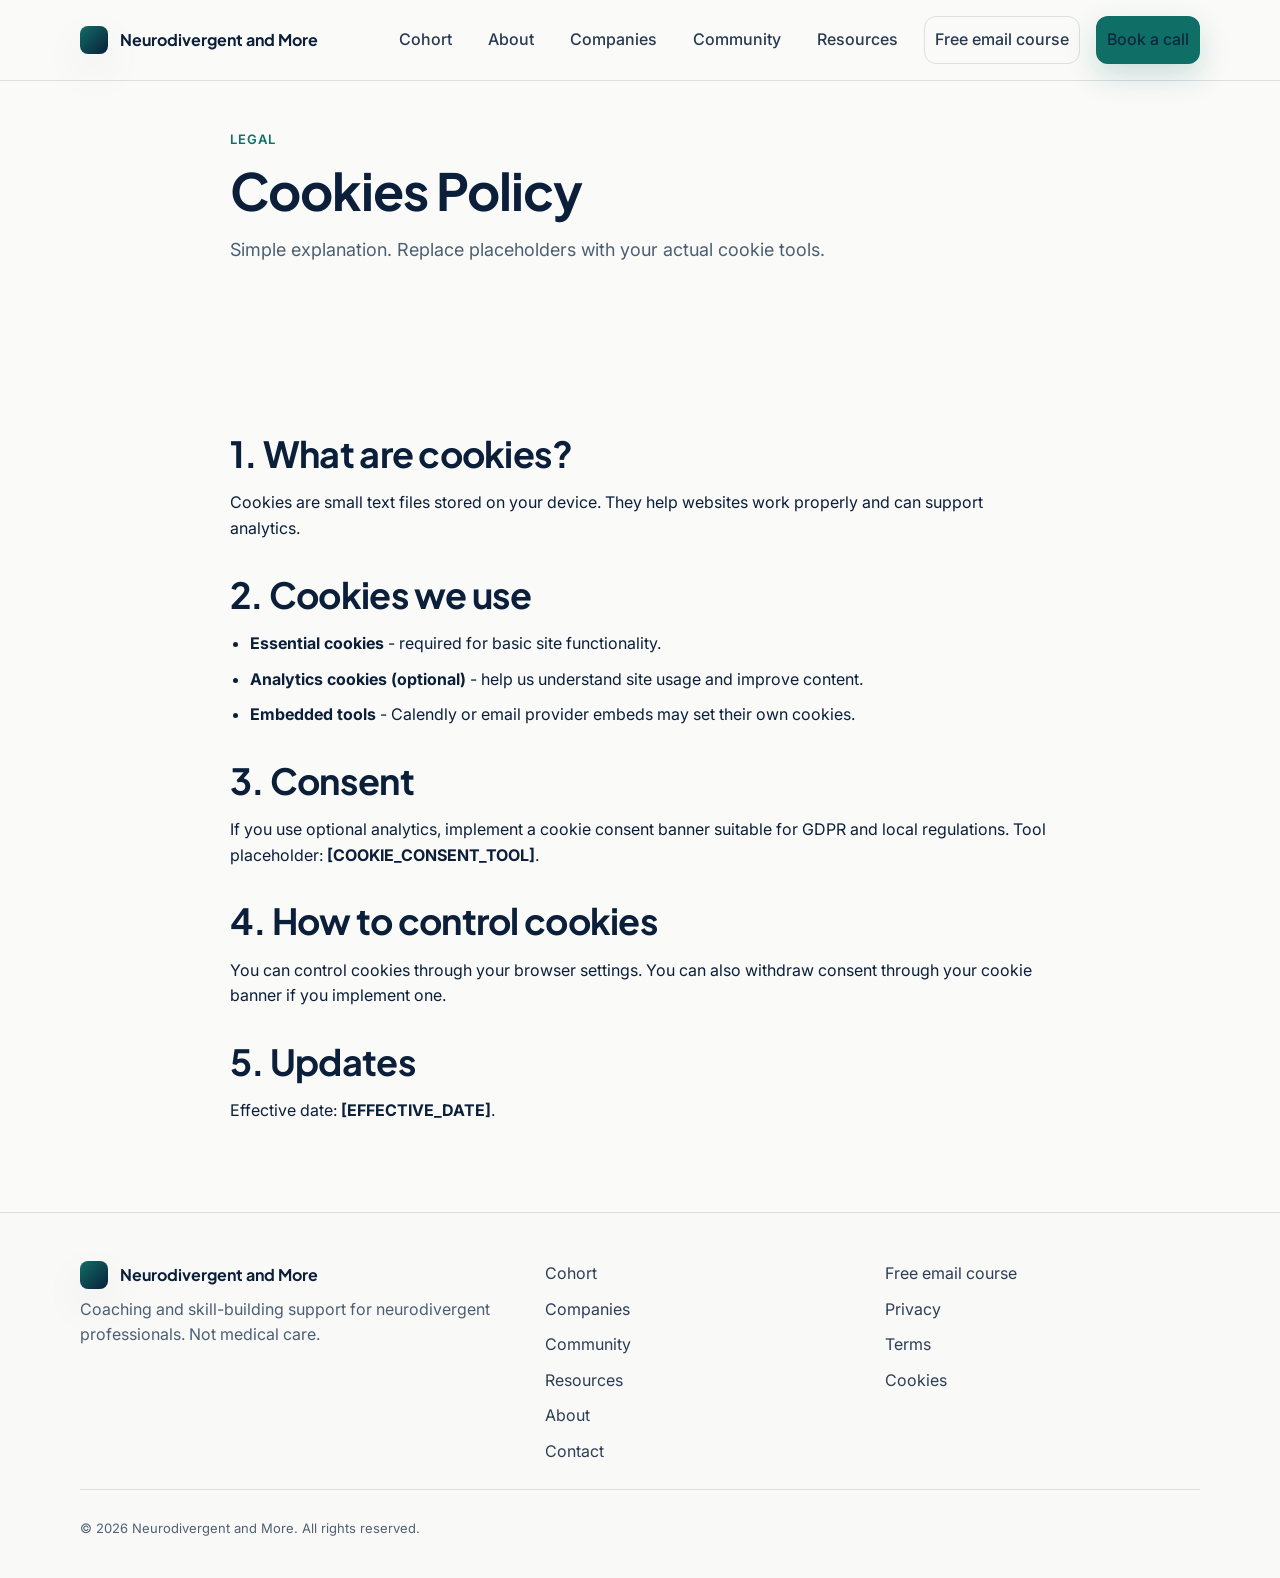
<file: legal/cookies.html>
<!doctype html>
<html lang="en">
<head>
  <meta charset="utf-8" />
  <meta name="viewport" content="width=device-width, initial-scale=1" />
  <title>Cookies Policy - Neurodivergent and More</title>
  <meta name="description" content="Cookies Policy for Neurodivergent and More. Explains cookies, analytics, and consent options." />

  <meta property="og:title" content="Cookies Policy - Neurodivergent and More" />
  <meta property="og:description" content="Cookies Policy for Neurodivergent and More. Explains cookies, analytics, and consent options." />
  <meta property="og:type" content="website" />
  <meta property="og:url" content="https://YOUR_BRAND_DOMAIN.com/legal/cookies.html" />
  <meta property="og:image" content="https://YOUR_BRAND_DOMAIN.com/assets/og-image.jpg" />

  <link rel="icon" href="/assets/favicon.ico" />
  <link rel="preconnect" href="https://fonts.googleapis.com" />
  <link rel="preconnect" href="https://fonts.gstatic.com" crossorigin />
  <link href="https://fonts.googleapis.com/css2?family=Inter:wght@400;500;600&family=Plus+Jakarta+Sans:wght@600;700&display=swap" rel="stylesheet" />
  <link rel="stylesheet" href="/assets/styles.css" />
</head>

<body>
  <a class="skip-link" href="#main">Skip to content</a>
<header class="site-header">
    <nav class="nav container" aria-label="Primary">
      <a class="brand" href="/index.html">
        <span class="brand-mark" aria-hidden="true"></span>
        <span class="brand-text">Neurodivergent and More</span>
      </a>

      <button class="nav-toggle" type="button" aria-expanded="false" aria-controls="nav-menu">
        <span class="sr-only">Open menu</span>
        <span class="nav-toggle-bars" aria-hidden="true"></span>
      </button>

      <div class="nav-menu" id="nav-menu">
        <a  href="/program.html">Cohort</a>
        <a  href="/about.html">About</a>
        <a  href="/companies.html">Companies</a>
        <a  href="/community.html">Community</a>
        <a  href="/resources.html">Resources</a>
        <a class="btn btn-ghost" href="/free-course.html">Free email course</a>
        <a class="btn btn-primary" href="/contact.html">Book a call</a>
      </div>
    </nav>
  </header>

  <main id="main">
    <section class="page-hero">
      <div class="container narrow">
        <p class="eyebrow">Legal</p>
        <h1>Cookies Policy</h1>
        <p class="lead">Simple explanation. Replace placeholders with your actual cookie tools.</p>
      </div>
    </section>

    <section class="section">
      <div class="container narrow prose">
        <h2>1. What are cookies?</h2>
        <p>
          Cookies are small text files stored on your device. They help websites work properly and can support analytics.
        </p>

        <h2>2. Cookies we use</h2>
        <ul>
          <li><strong>Essential cookies</strong> - required for basic site functionality.</li>
          <li><strong>Analytics cookies (optional)</strong> - help us understand site usage and improve content.</li>
          <li><strong>Embedded tools</strong> - Calendly or email provider embeds may set their own cookies.</li>
        </ul>

        <h2>3. Consent</h2>
        <p>
          If you use optional analytics, implement a cookie consent banner suitable for GDPR and local regulations.
          Tool placeholder: <strong>[COOKIE_CONSENT_TOOL]</strong>.
        </p>

        <h2>4. How to control cookies</h2>
        <p>
          You can control cookies through your browser settings. You can also withdraw consent through your cookie banner
          if you implement one.
        </p>

        <h2>5. Updates</h2>
        <p>Effective date: <strong>[EFFECTIVE_DATE]</strong>.</p>
      </div>
    </section>
  </main>

<footer class="site-footer">
    <div class="container footer-grid">
      <div>
        <div class="brand footer-brand">
          <span class="brand-mark" aria-hidden="true"></span>
          <span class="brand-text">Neurodivergent and More</span>
        </div>
        <p class="muted">Coaching and skill-building support for neurodivergent professionals. Not medical care.</p>
      </div>

      <div class="footer-links">
        <a href="/program.html">Cohort</a>
        <a href="/companies.html">Companies</a>
        <a href="/community.html">Community</a>
        <a href="/resources.html">Resources</a>
        <a href="/about.html">About</a>
        <a href="/contact.html">Contact</a>
      </div>

      <div class="footer-links">
        <a href="/free-course.html">Free email course</a>
        <a href="/legal/privacy.html">Privacy</a>
        <a href="/legal/terms.html">Terms</a>
        <a href="/legal/cookies.html">Cookies</a>
      </div>
    </div>

    <div class="container footer-bottom">
      <p class="fineprint">© <span id="year"></span> Neurodivergent and More. All rights reserved.</p>
    </div>
  </footer>

  <script src="/assets/main.js"></script>
</body>
</html>
</file>
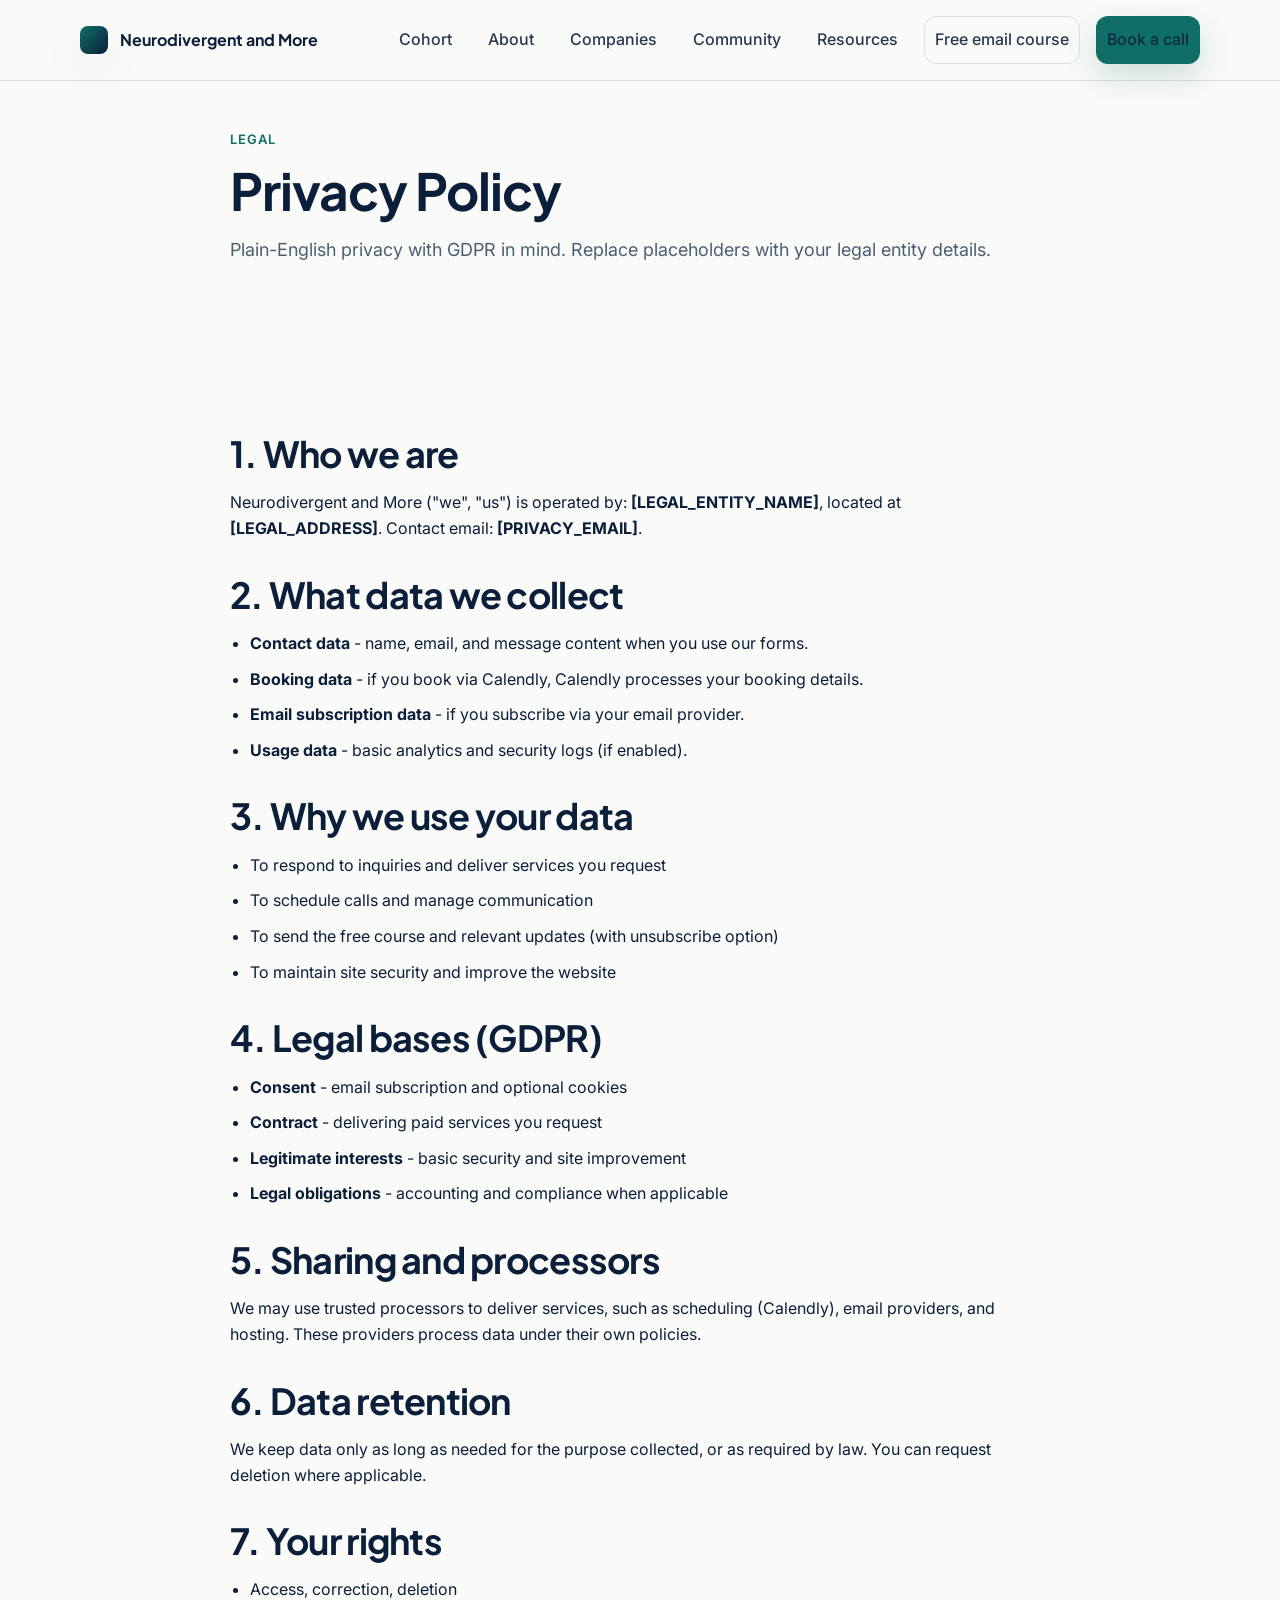
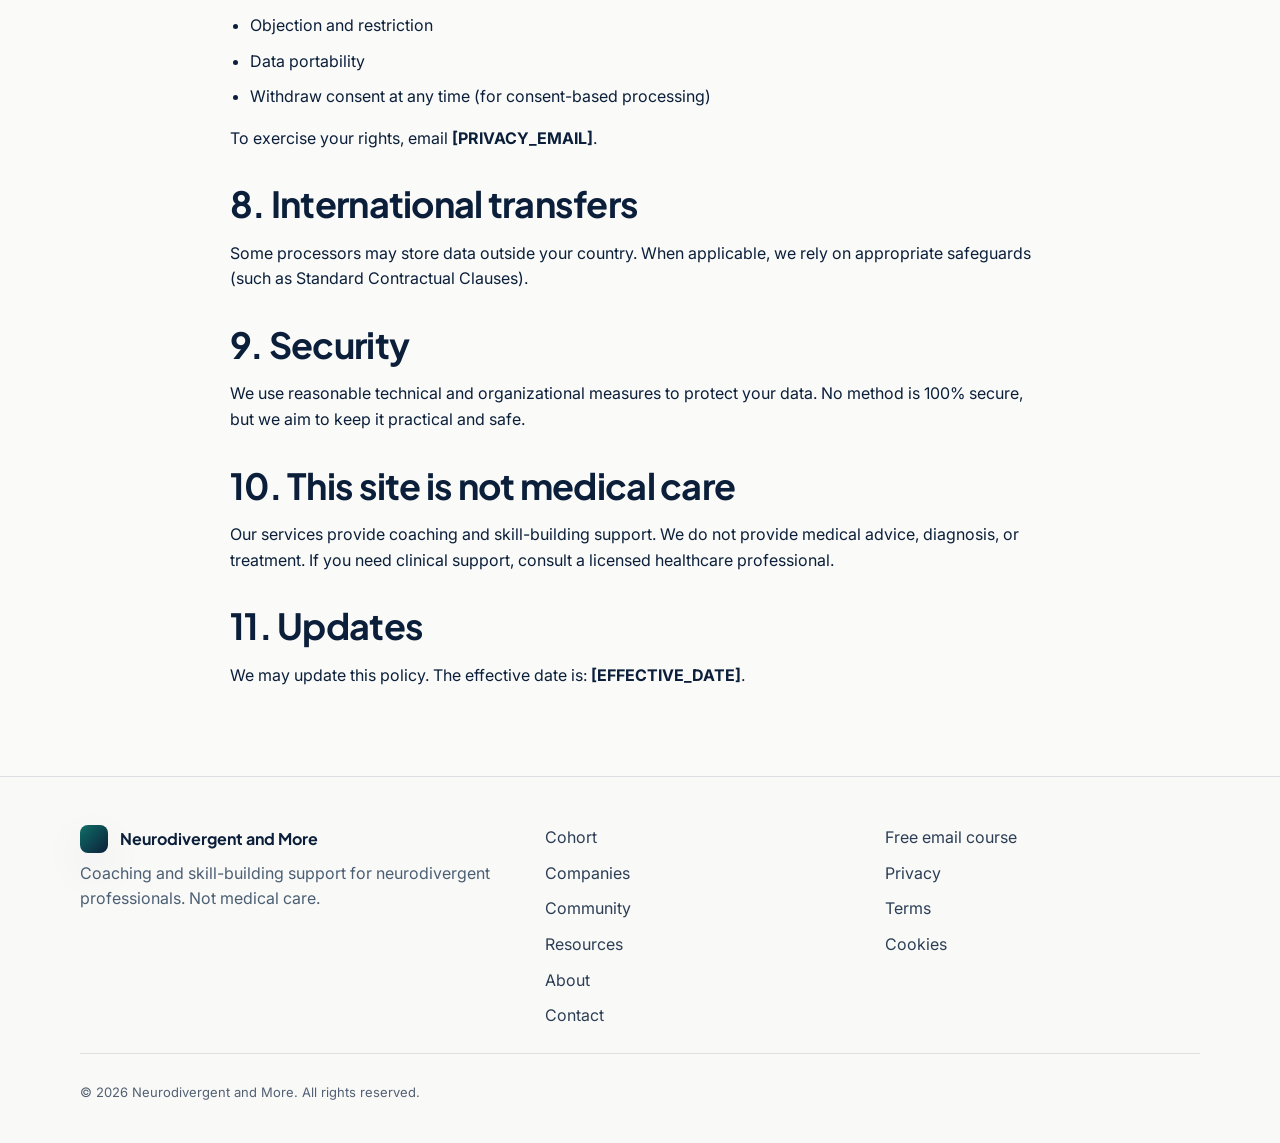
<file: legal/privacy.html>
<!doctype html>
<html lang="en">
<head>
  <meta charset="utf-8" />
  <meta name="viewport" content="width=device-width, initial-scale=1" />
  <title>Privacy Policy - Neurodivergent and More</title>
  <meta name="description" content="Privacy Policy for Neurodivergent and More. GDPR-friendly explanation of data use, rights, and contact." />

  <meta property="og:title" content="Privacy Policy - Neurodivergent and More" />
  <meta property="og:description" content="Privacy Policy for Neurodivergent and More. GDPR-friendly explanation of data use, rights, and contact." />
  <meta property="og:type" content="website" />
  <meta property="og:url" content="https://YOUR_BRAND_DOMAIN.com/legal/privacy.html" />
  <meta property="og:image" content="https://YOUR_BRAND_DOMAIN.com/assets/og-image.jpg" />

  <link rel="icon" href="/assets/favicon.ico" />
  <link rel="preconnect" href="https://fonts.googleapis.com" />
  <link rel="preconnect" href="https://fonts.gstatic.com" crossorigin />
  <link href="https://fonts.googleapis.com/css2?family=Inter:wght@400;500;600&family=Plus+Jakarta+Sans:wght@600;700&display=swap" rel="stylesheet" />
  <link rel="stylesheet" href="/assets/styles.css" />
</head>

<body>
  <a class="skip-link" href="#main">Skip to content</a>
<header class="site-header">
    <nav class="nav container" aria-label="Primary">
      <a class="brand" href="/index.html">
        <span class="brand-mark" aria-hidden="true"></span>
        <span class="brand-text">Neurodivergent and More</span>
      </a>

      <button class="nav-toggle" type="button" aria-expanded="false" aria-controls="nav-menu">
        <span class="sr-only">Open menu</span>
        <span class="nav-toggle-bars" aria-hidden="true"></span>
      </button>

      <div class="nav-menu" id="nav-menu">
        <a  href="/program.html">Cohort</a>
        <a  href="/about.html">About</a>
        <a  href="/companies.html">Companies</a>
        <a  href="/community.html">Community</a>
        <a  href="/resources.html">Resources</a>
        <a class="btn btn-ghost" href="/free-course.html">Free email course</a>
        <a class="btn btn-primary" href="/contact.html">Book a call</a>
      </div>
    </nav>
  </header>

  <main id="main">
    <section class="page-hero">
      <div class="container narrow">
        <p class="eyebrow">Legal</p>
        <h1>Privacy Policy</h1>
        <p class="lead">Plain-English privacy with GDPR in mind. Replace placeholders with your legal entity details.</p>
      </div>
    </section>

    <section class="section">
      <div class="container narrow prose">
        <h2>1. Who we are</h2>
        <p>
          Neurodivergent and More ("we", "us") is operated by: <strong>[LEGAL_ENTITY_NAME]</strong>,
          located at <strong>[LEGAL_ADDRESS]</strong>.
          Contact email: <strong>[PRIVACY_EMAIL]</strong>.
        </p>

        <h2>2. What data we collect</h2>
        <ul>
          <li><strong>Contact data</strong> - name, email, and message content when you use our forms.</li>
          <li><strong>Booking data</strong> - if you book via Calendly, Calendly processes your booking details.</li>
          <li><strong>Email subscription data</strong> - if you subscribe via your email provider.</li>
          <li><strong>Usage data</strong> - basic analytics and security logs (if enabled).</li>
        </ul>

        <h2>3. Why we use your data</h2>
        <ul>
          <li>To respond to inquiries and deliver services you request</li>
          <li>To schedule calls and manage communication</li>
          <li>To send the free course and relevant updates (with unsubscribe option)</li>
          <li>To maintain site security and improve the website</li>
        </ul>

        <h2>4. Legal bases (GDPR)</h2>
        <ul>
          <li><strong>Consent</strong> - email subscription and optional cookies</li>
          <li><strong>Contract</strong> - delivering paid services you request</li>
          <li><strong>Legitimate interests</strong> - basic security and site improvement</li>
          <li><strong>Legal obligations</strong> - accounting and compliance when applicable</li>
        </ul>

        <h2>5. Sharing and processors</h2>
        <p>
          We may use trusted processors to deliver services, such as scheduling (Calendly),
          email providers, and hosting. These providers process data under their own policies.
        </p>

        <h2>6. Data retention</h2>
        <p>
          We keep data only as long as needed for the purpose collected, or as required by law.
          You can request deletion where applicable.
        </p>

        <h2>7. Your rights</h2>
        <ul>
          <li>Access, correction, deletion</li>
          <li>Objection and restriction</li>
          <li>Data portability</li>
          <li>Withdraw consent at any time (for consent-based processing)</li>
        </ul>
        <p>To exercise your rights, email <strong>[PRIVACY_EMAIL]</strong>.</p>

        <h2>8. International transfers</h2>
        <p>
          Some processors may store data outside your country. When applicable, we rely on appropriate safeguards
          (such as Standard Contractual Clauses).
        </p>

        <h2>9. Security</h2>
        <p>
          We use reasonable technical and organizational measures to protect your data.
          No method is 100% secure, but we aim to keep it practical and safe.
        </p>

        <h2>10. This site is not medical care</h2>
        <p>
          Our services provide coaching and skill-building support. We do not provide medical advice, diagnosis, or treatment.
          If you need clinical support, consult a licensed healthcare professional.
        </p>

        <h2>11. Updates</h2>
        <p>
          We may update this policy. The effective date is: <strong>[EFFECTIVE_DATE]</strong>.
        </p>
      </div>
    </section>
  </main>

<footer class="site-footer">
    <div class="container footer-grid">
      <div>
        <div class="brand footer-brand">
          <span class="brand-mark" aria-hidden="true"></span>
          <span class="brand-text">Neurodivergent and More</span>
        </div>
        <p class="muted">Coaching and skill-building support for neurodivergent professionals. Not medical care.</p>
      </div>

      <div class="footer-links">
        <a href="/program.html">Cohort</a>
        <a href="/companies.html">Companies</a>
        <a href="/community.html">Community</a>
        <a href="/resources.html">Resources</a>
        <a href="/about.html">About</a>
        <a href="/contact.html">Contact</a>
      </div>

      <div class="footer-links">
        <a href="/free-course.html">Free email course</a>
        <a href="/legal/privacy.html">Privacy</a>
        <a href="/legal/terms.html">Terms</a>
        <a href="/legal/cookies.html">Cookies</a>
      </div>
    </div>

    <div class="container footer-bottom">
      <p class="fineprint">© <span id="year"></span> Neurodivergent and More. All rights reserved.</p>
    </div>
  </footer>

  <script src="/assets/main.js"></script>
</body>
</html>
</file>
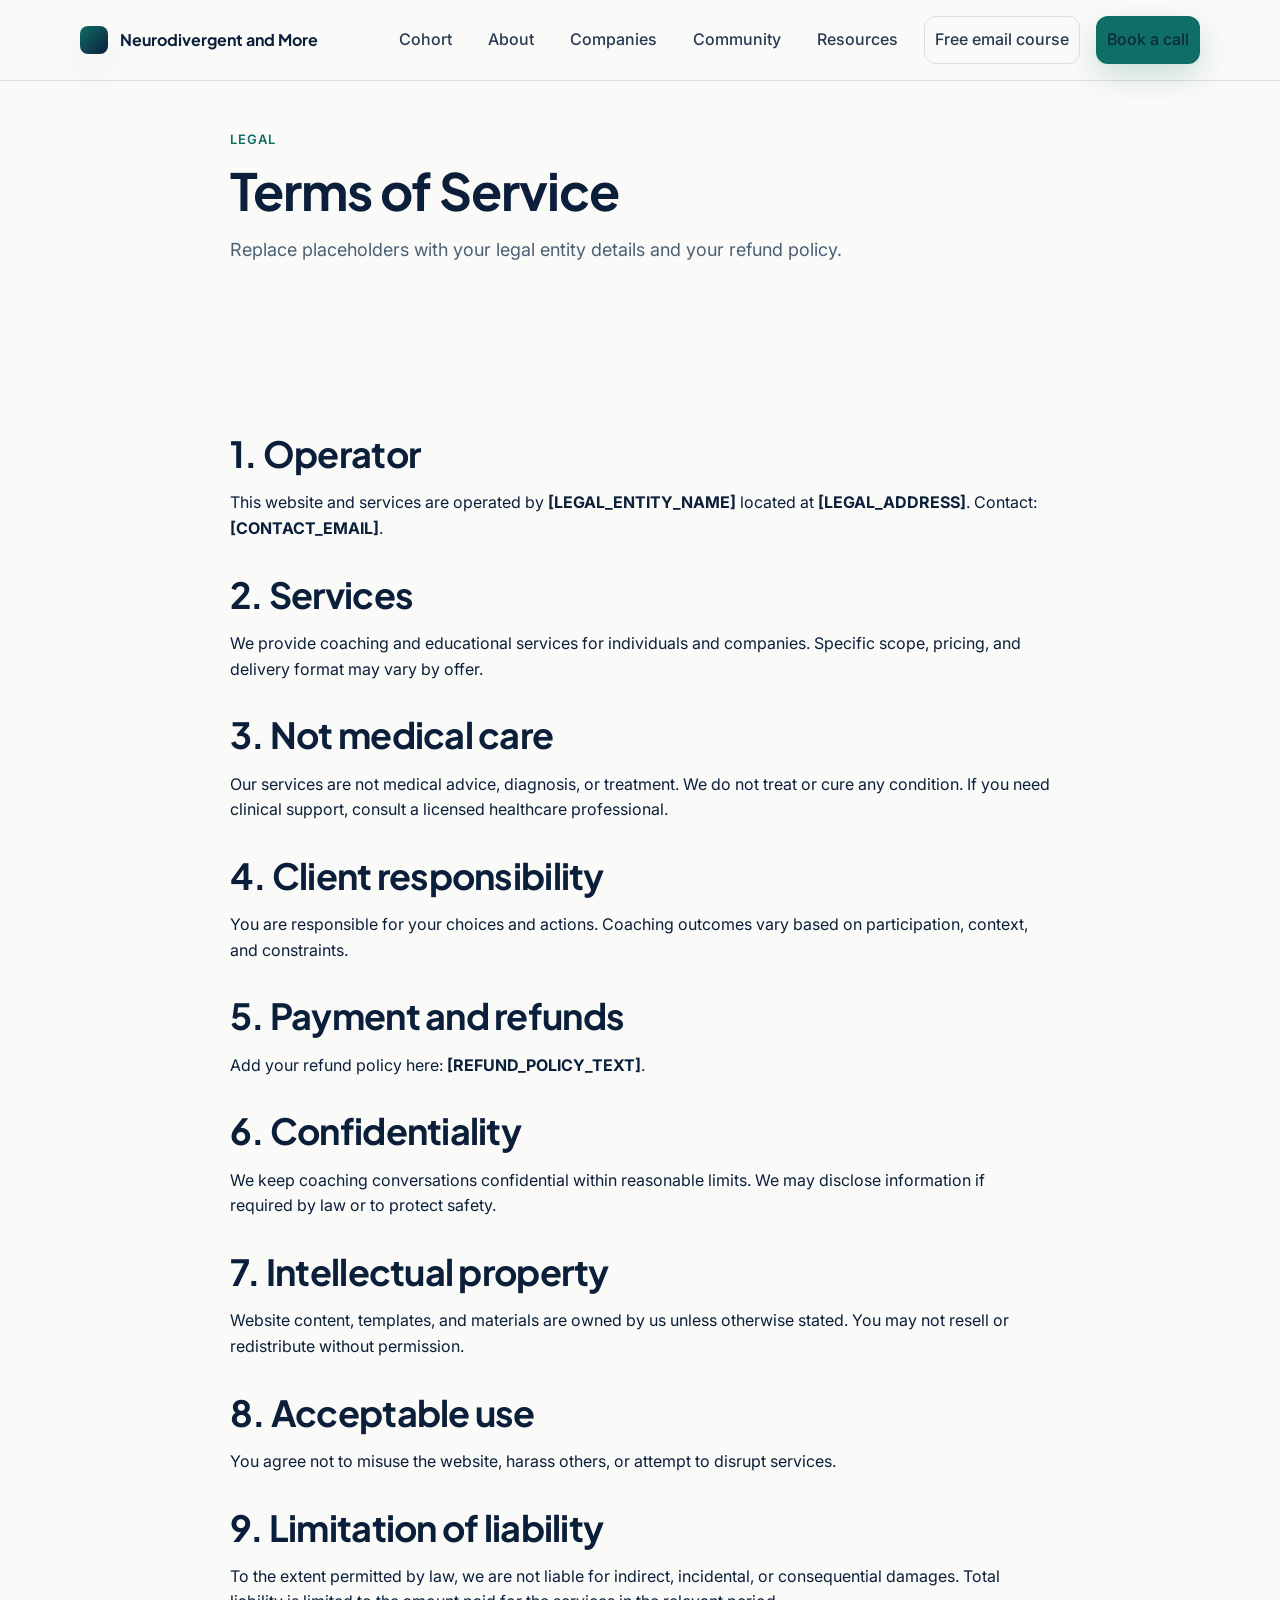
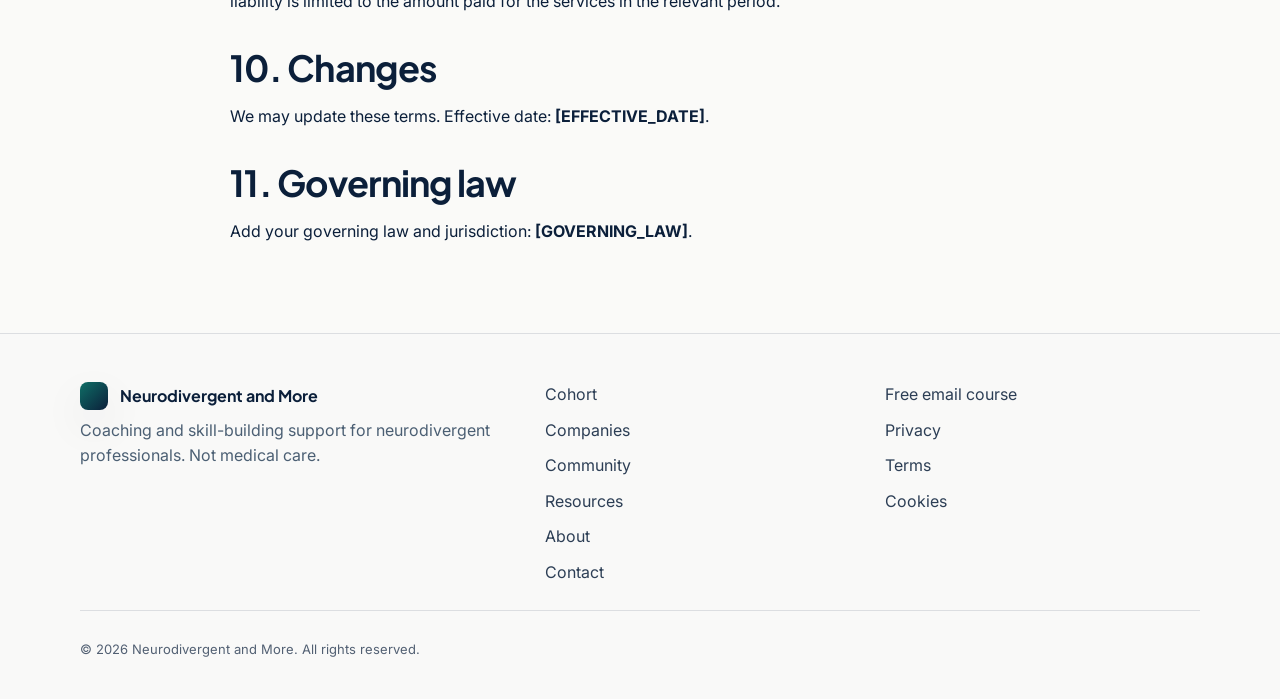
<file: legal/terms.html>
<!doctype html>
<html lang="en">
<head>
  <meta charset="utf-8" />
  <meta name="viewport" content="width=device-width, initial-scale=1" />
  <title>Terms of Service - Neurodivergent and More</title>
  <meta name="description" content="Terms of Service for Neurodivergent and More. Coaching and education terms, disclaimers, and policies." />

  <meta property="og:title" content="Terms of Service - Neurodivergent and More" />
  <meta property="og:description" content="Terms of Service for Neurodivergent and More. Coaching and education terms, disclaimers, and policies." />
  <meta property="og:type" content="website" />
  <meta property="og:url" content="https://YOUR_BRAND_DOMAIN.com/legal/terms.html" />
  <meta property="og:image" content="https://YOUR_BRAND_DOMAIN.com/assets/og-image.jpg" />

  <link rel="icon" href="/assets/favicon.ico" />
  <link rel="preconnect" href="https://fonts.googleapis.com" />
  <link rel="preconnect" href="https://fonts.gstatic.com" crossorigin />
  <link href="https://fonts.googleapis.com/css2?family=Inter:wght@400;500;600&family=Plus+Jakarta+Sans:wght@600;700&display=swap" rel="stylesheet" />
  <link rel="stylesheet" href="/assets/styles.css" />
</head>

<body>
  <a class="skip-link" href="#main">Skip to content</a>
<header class="site-header">
    <nav class="nav container" aria-label="Primary">
      <a class="brand" href="/index.html">
        <span class="brand-mark" aria-hidden="true"></span>
        <span class="brand-text">Neurodivergent and More</span>
      </a>

      <button class="nav-toggle" type="button" aria-expanded="false" aria-controls="nav-menu">
        <span class="sr-only">Open menu</span>
        <span class="nav-toggle-bars" aria-hidden="true"></span>
      </button>

      <div class="nav-menu" id="nav-menu">
        <a  href="/program.html">Cohort</a>
        <a  href="/about.html">About</a>
        <a  href="/companies.html">Companies</a>
        <a  href="/community.html">Community</a>
        <a  href="/resources.html">Resources</a>
        <a class="btn btn-ghost" href="/free-course.html">Free email course</a>
        <a class="btn btn-primary" href="/contact.html">Book a call</a>
      </div>
    </nav>
  </header>

  <main id="main">
    <section class="page-hero">
      <div class="container narrow">
        <p class="eyebrow">Legal</p>
        <h1>Terms of Service</h1>
        <p class="lead">Replace placeholders with your legal entity details and your refund policy.</p>
      </div>
    </section>

    <section class="section">
      <div class="container narrow prose">
        <h2>1. Operator</h2>
        <p>
          This website and services are operated by <strong>[LEGAL_ENTITY_NAME]</strong> located at <strong>[LEGAL_ADDRESS]</strong>.
          Contact: <strong>[CONTACT_EMAIL]</strong>.
        </p>

        <h2>2. Services</h2>
        <p>
          We provide coaching and educational services for individuals and companies.
          Specific scope, pricing, and delivery format may vary by offer.
        </p>

        <h2>3. Not medical care</h2>
        <p>
          Our services are not medical advice, diagnosis, or treatment. We do not treat or cure any condition.
          If you need clinical support, consult a licensed healthcare professional.
        </p>

        <h2>4. Client responsibility</h2>
        <p>
          You are responsible for your choices and actions. Coaching outcomes vary based on participation, context, and constraints.
        </p>

        <h2>5. Payment and refunds</h2>
        <p>
          Add your refund policy here: <strong>[REFUND_POLICY_TEXT]</strong>.
        </p>

        <h2>6. Confidentiality</h2>
        <p>
          We keep coaching conversations confidential within reasonable limits. We may disclose information if required by law
          or to protect safety.
        </p>

        <h2>7. Intellectual property</h2>
        <p>
          Website content, templates, and materials are owned by us unless otherwise stated. You may not resell or redistribute
          without permission.
        </p>

        <h2>8. Acceptable use</h2>
        <p>
          You agree not to misuse the website, harass others, or attempt to disrupt services.
        </p>

        <h2>9. Limitation of liability</h2>
        <p>
          To the extent permitted by law, we are not liable for indirect, incidental, or consequential damages.
          Total liability is limited to the amount paid for the services in the relevant period.
        </p>

        <h2>10. Changes</h2>
        <p>
          We may update these terms. Effective date: <strong>[EFFECTIVE_DATE]</strong>.
        </p>

        <h2>11. Governing law</h2>
        <p>
          Add your governing law and jurisdiction: <strong>[GOVERNING_LAW]</strong>.
        </p>
      </div>
    </section>
  </main>

<footer class="site-footer">
    <div class="container footer-grid">
      <div>
        <div class="brand footer-brand">
          <span class="brand-mark" aria-hidden="true"></span>
          <span class="brand-text">Neurodivergent and More</span>
        </div>
        <p class="muted">Coaching and skill-building support for neurodivergent professionals. Not medical care.</p>
      </div>

      <div class="footer-links">
        <a href="/program.html">Cohort</a>
        <a href="/companies.html">Companies</a>
        <a href="/community.html">Community</a>
        <a href="/resources.html">Resources</a>
        <a href="/about.html">About</a>
        <a href="/contact.html">Contact</a>
      </div>

      <div class="footer-links">
        <a href="/free-course.html">Free email course</a>
        <a href="/legal/privacy.html">Privacy</a>
        <a href="/legal/terms.html">Terms</a>
        <a href="/legal/cookies.html">Cookies</a>
      </div>
    </div>

    <div class="container footer-bottom">
      <p class="fineprint">© <span id="year"></span> Neurodivergent and More. All rights reserved.</p>
    </div>
  </footer>

  <script src="/assets/main.js"></script>
</body>
</html>
</file>
<file: assets/styles.css>
:root{
  /* Option C - Founder-led minimal (no pink) */
  --bg: #FAFAF8;
  --surface: #FFFFFF;
  --text: #0B1F3A;
  --muted: #4B5F73;
  --border: rgba(11,31,58,0.12);
  --navy: #0B1F3A;
  --teal: #0F6E66;
  --amber: #DFA200;
  --shadow: 0 16px 44px rgba(11,31,58,0.08);

  --font-body: "Inter", system-ui, -apple-system, Segoe UI, Roboto, Arial, sans-serif;
  --font-head: "Plus Jakarta Sans", system-ui, -apple-system, Segoe UI, Roboto, Arial, sans-serif;

  --container: 1120px;
  --radius: 16px;
  --radius-sm: 12px;

  --space-1: 8px;
  --space-2: 12px;
  --space-3: 16px;
  --space-4: 24px;
  --space-5: 32px;
  --space-6: 48px;
  --space-7: 72px;
}

*{ box-sizing: border-box; }
html{ scroll-behavior: smooth; }
body{
  margin: 0;
  font-family: var(--font-body);
  color: var(--text);
  background: var(--bg);
  line-height: 1.6;
  overflow-x: hidden;
}

img{ max-width: 100%; height: auto; display: block; }
a{ color: inherit; text-decoration: none; }
a.link{ color: var(--teal); text-decoration: underline; text-underline-offset: 3px; }
a.link:hover{ opacity: 0.9; }

.container{
  width: min(var(--container), calc(100% - 2 * var(--space-4)));
  margin-inline: auto;
}

.narrow{
  width: min(820px, calc(100% - 2 * var(--space-4)));
}

.section{
  padding: var(--space-7) 0;
}

.section.alt{
  background: rgba(255,255,255,0.55);
  border-top: 1px solid var(--border);
  border-bottom: 1px solid var(--border);
}

.section-head{
  margin-bottom: var(--space-5);
}

h1, h2, h3{
  font-family: var(--font-head);
  letter-spacing: -0.02em;
  line-height: 1.15;
  margin: 0 0 var(--space-3);
}

h1{ font-size: clamp(34px, 4vw, 52px); }
h2{ font-size: clamp(26px, 3vw, 36px); }
h3{ font-size: 20px; }

p{ margin: 0 0 var(--space-3); }
.lead{ font-size: 18px; color: var(--muted); }
.muted{ color: var(--muted); }
.fineprint{ font-size: 13px; color: rgba(11,31,58,0.70); margin-top: var(--space-2); }
.eyebrow{
  font-size: 13px;
  font-weight: 600;
  letter-spacing: 0.08em;
  text-transform: uppercase;
  color: var(--teal);
  margin-bottom: var(--space-2);
}

.skip-link{
  position: absolute;
  left: -999px;
  top: 12px;
  background: var(--surface);
  padding: var(--space-2) var(--space-3);
  border-radius: var(--radius-sm);
  border: 1px solid var(--border);
  z-index: 9999;
}
.skip-link:focus{ left: 12px; }

.site-header{
  position: sticky;
  top: 0;
  z-index: 1000;
  background: rgba(250,250,248,0.92);
  backdrop-filter: blur(10px);
  border-bottom: 1px solid var(--border);
}

.nav{
  display: flex;
  align-items: center;
  justify-content: space-between;
  padding: var(--space-3) 0;
  gap: var(--space-3);
}

.brand{
  display: inline-flex;
  align-items: center;
  gap: var(--space-2);
  font-weight: 700;
}

.brand-mark{
  width: 28px;
  height: 28px;
  border-radius: 8px;
  background: linear-gradient(135deg, var(--teal), var(--navy));
  box-shadow: var(--shadow);
}

.brand-text{
  font-family: var(--font-head);
}

.nav-menu{
  display: flex;
  align-items: center;
  gap: var(--space-3);
}

.nav-menu a{
  padding: 10px 10px;
  border-radius: 12px;
  color: rgba(11,31,58,0.88);
  font-weight: 500;
}

.nav-menu a[aria-current="page"]{
  background: rgba(15,110,102,0.10);
  color: var(--navy);
}

.nav-menu a:hover{ background: rgba(11,31,58,0.06); }

.nav-toggle{
  display: none;
  border: 1px solid var(--border);
  background: var(--surface);
  border-radius: 12px;
  padding: 10px 12px;
  cursor: pointer;
}

.nav-toggle-bars{
  width: 18px;
  height: 12px;
  display: inline-block;
  background:
    linear-gradient(var(--navy), var(--navy)) 0 0/100% 2px,
    linear-gradient(var(--navy), var(--navy)) 0 50%/100% 2px,
    linear-gradient(var(--navy), var(--navy)) 0 100%/100% 2px;
  background-repeat: no-repeat;
}

.sr-only{
  position: absolute;
  width: 1px;
  height: 1px;
  padding: 0;
  margin: -1px;
  overflow: hidden;
  clip: rect(0,0,0,0);
  border: 0;
}

.btn{
  display: inline-flex;
  align-items: center;
  justify-content: center;
  gap: 10px;
  border-radius: 12px;
  padding: 12px 16px;
  font-weight: 600;
  border: 1px solid transparent;
  cursor: pointer;
  white-space: nowrap;
  min-height: 44px;
}

.btn-primary{
  background: var(--teal);
  color: white;
  box-shadow: 0 12px 30px rgba(15,110,102,0.20);
}

.btn-primary:hover{ filter: brightness(0.98); }
.btn-primary:focus{ outline: 3px solid rgba(223,162,0,0.35); outline-offset: 2px; }

.btn-ghost{
  background: transparent;
  border-color: var(--border);
}

.btn-ghost:hover{ background: rgba(11,31,58,0.06); }
.btn-full{ width: 100%; }

.hero{
  padding: var(--space-7) 0 var(--space-6);
}

.hero-grid{
  display: grid;
  grid-template-columns: 1.25fr 0.9fr;
  gap: var(--space-6);
  align-items: center;
}

.hero-copy h1{ margin-bottom: var(--space-3); }

.cta-row{
  display: flex;
  flex-wrap: wrap;
  gap: var(--space-3);
  align-items: center;
  margin-top: var(--space-3);
}

.cta-row.center{ justify-content: center; }

.hero-media{
  display: flex;
  justify-content: center;
}

.founder-card{
  background: var(--surface);
  border: 1px solid var(--border);
  border-radius: var(--radius);
  padding: var(--space-3);
  box-shadow: var(--shadow);
  max-width: 420px;
}

.founder-card img{
  border-radius: calc(var(--radius) - 6px);
  border: 1px solid var(--border);
}

.founder-card figcaption{
  margin-top: var(--space-3);
  color: var(--muted);
  font-size: 14px;
}

.page-hero{
  padding: var(--space-6) 0;
}

.grid-2{
  display: grid;
  grid-template-columns: repeat(2, 1fr);
  gap: var(--space-4);
}

.grid-3{
  display: grid;
  grid-template-columns: repeat(3, 1fr);
  gap: var(--space-4);
}

.card{
  background: var(--surface);
  border: 1px solid var(--border);
  border-radius: var(--radius);
  padding: var(--space-4);
  box-shadow: var(--shadow);
}

.callout{
  background: rgba(15,110,102,0.10);
  border: 1px solid rgba(15,110,102,0.22);
  border-radius: var(--radius);
  padding: var(--space-4);
}

.callout.media{
  display: grid;
  grid-template-columns: 96px 1fr;
  gap: var(--space-3);
  align-items: center;
}
.callout.media img{
  border-radius: 16px;
  border: 1px solid var(--border);
}

.notice{
  background: rgba(223,162,0,0.12);
  border: 1px solid rgba(223,162,0,0.35);
  color: rgba(11,31,58,0.90);
  border-radius: var(--radius);
  padding: var(--space-3);
  margin-top: var(--space-4);
}

.checklist, .bullets{
  padding-left: 18px;
  margin: var(--space-3) 0 0;
}
.checklist li, .bullets li{
  margin: 0 0 10px;
}

.steps{
  margin: var(--space-3) 0 0;
  padding-left: 20px;
}
.steps li{ margin-bottom: 12px; }

.split{
  display: grid;
  grid-template-columns: 1.2fr 0.8fr;
  gap: var(--space-4);
  align-items: start;
}

.stats{
  display: grid;
  grid-template-columns: repeat(3, 1fr);
  gap: var(--space-4);
  margin-top: var(--space-4);
}

.stat{
  background: var(--surface);
  border: 1px solid var(--border);
  border-radius: var(--radius);
  padding: var(--space-4);
  box-shadow: var(--shadow);
}

.stat-number{
  font-family: var(--font-head);
  font-size: 34px;
  letter-spacing: -0.02em;
}

.stat-label{
  color: var(--muted);
  margin-top: var(--space-2);
}

.testimonials{
  display: grid;
  grid-template-columns: repeat(3, 1fr);
  gap: var(--space-4);
}

.quote{
  background: var(--surface);
  border: 1px solid var(--border);
  border-radius: var(--radius);
  padding: var(--space-4);
  box-shadow: var(--shadow);
  margin: 0;
}
.quote footer{
  margin-top: var(--space-3);
  color: var(--muted);
  font-size: 13px;
}

.faq{
  display: grid;
  gap: var(--space-2);
}

.faq-q{
  width: 100%;
  text-align: left;
  background: var(--surface);
  border: 1px solid var(--border);
  border-radius: var(--radius-sm);
  padding: 14px 14px;
  cursor: pointer;
  font-weight: 600;
  min-height: 44px;
}

.faq-q:hover{ background: rgba(11,31,58,0.03); }

.faq-a{
  background: rgba(255,255,255,0.75);
  border: 1px solid var(--border);
  border-radius: var(--radius-sm);
  padding: 14px 14px;
}

.roadmap{
  display: grid;
  grid-template-columns: repeat(2, 1fr);
  gap: var(--space-4);
}

.roadmap-item{
  background: var(--surface);
  border: 1px solid var(--border);
  border-radius: var(--radius);
  padding: var(--space-4);
  box-shadow: var(--shadow);
}

.chips{
  display: flex;
  flex-wrap: wrap;
  gap: 10px;
}
.chip{
  display: inline-flex;
  border: 1px solid var(--border);
  background: rgba(255,255,255,0.70);
  padding: 8px 12px;
  border-radius: 999px;
  font-size: 14px;
  color: rgba(11,31,58,0.85);
}

.embed-box{
  border: 1px dashed rgba(11,31,58,0.35);
  background: rgba(255,255,255,0.65);
  border-radius: var(--radius);
  padding: var(--space-4);
  min-height: 220px;
}

.form{
  display: grid;
  gap: var(--space-3);
}

label{
  display: grid;
  gap: 8px;
  font-weight: 600;
}

input, textarea, select{
  font: inherit;
  padding: 12px 12px;
  border-radius: 12px;
  border: 1px solid var(--border);
  background: white;
}

input:focus, textarea:focus, select:focus{
  outline: 3px solid rgba(15,110,102,0.25);
  outline-offset: 2px;
}

.cta-band{
  padding: var(--space-6) 0;
  background: linear-gradient(135deg, rgba(15,110,102,0.10), rgba(11,31,58,0.04));
  border-top: 1px solid var(--border);
}

.cta-band-inner{
  display: flex;
  align-items: center;
  justify-content: space-between;
  gap: var(--space-4);
  flex-wrap: wrap;
}

.site-footer{
  padding: var(--space-6) 0 var(--space-4);
  border-top: 1px solid var(--border);
  background: rgba(250,250,248,0.70);
}

.footer-grid{
  display: grid;
  grid-template-columns: 1.4fr 1fr 1fr;
  gap: var(--space-4);
  align-items: start;
}

.footer-links{
  display: grid;
  gap: 10px;
}

.footer-links a{
  color: rgba(11,31,58,0.86);
}
.footer-links a:hover{ text-decoration: underline; text-underline-offset: 3px; }

.footer-bottom{
  margin-top: var(--space-4);
  padding-top: var(--space-3);
  border-top: 1px solid var(--border);
}

.prose h2{ margin-top: var(--space-5); }
.prose ul{ padding-left: 20px; }
.prose li{ margin-bottom: 10px; }

/* Responsive */
@media (max-width: 980px){
  .hero-grid{ grid-template-columns: 1fr; }
  .split{ grid-template-columns: 1fr; }
  .grid-3{ grid-template-columns: 1fr; }
  .testimonials{ grid-template-columns: 1fr; }
  .stats{ grid-template-columns: 1fr; }
  .roadmap{ grid-template-columns: 1fr; }
  .grid-2{ grid-template-columns: 1fr; }
  .footer-grid{ grid-template-columns: 1fr; }
  .callout.media{ grid-template-columns: 72px 1fr; }
}

@media (max-width: 860px){
  .nav-toggle{ display: inline-flex; }
  .nav{
    position: relative;
  }
  .nav-menu{
    position: absolute;
    right: 0;
    left: 0;
    top: 64px;
    width: calc(100% - 2 * var(--space-4));
    margin: 0 var(--space-4);
    background: var(--surface);
    border: 1px solid var(--border);
    border-radius: var(--radius);
    padding: var(--space-3);
    box-shadow: var(--shadow);
    display: none;
    flex-direction: column;
    align-items: stretch;
    gap: 8px;
    max-height: calc(100vh - 96px);
    overflow: auto;
    -webkit-overflow-scrolling: touch;
  }
  .nav-menu.open{ display: flex; }
  .nav-menu a{ padding: 12px 12px; }
  .nav-menu a.btn{ text-align: center; }
}

/* Reduce motion */
@media (prefers-reduced-motion: reduce){
  html{ scroll-behavior: auto; }
}

/* ---------- Mobile-first upgrades ---------- */
@media (max-width: 560px){
  .hero{ padding: var(--space-6) 0 var(--space-5); }
  .page-hero{ padding: var(--space-5) 0; }
  .section{ padding: var(--space-6) 0; }

  h1{ font-size: clamp(30px, 8vw, 40px); line-height: 1.12; }
  h2{ font-size: clamp(22px, 6vw, 30px); line-height: 1.18; }
  .lead{ font-size: 16px; }

  .cta-row{
    flex-direction: column;
    align-items: stretch;
  }
  .cta-row .btn{ width: 100%; }

  .founder-card{ max-width: 100%; }
  .founder-card img{
    aspect-ratio: 4 / 3;
    object-fit: cover;
  }

  .card, .stat, .quote, .callout, .roadmap-item{ padding: 18px; }
  .embed-box{ min-height: 180px; padding: 18px; }
  .footer-links{ gap: 12px; }
}

/* Stronger focus for accessibility */
a:focus, button:focus, input:focus, textarea:focus, select:focus{
  outline: 3px solid rgba(223,162,0,0.35);
  outline-offset: 2px;
}
</file>
